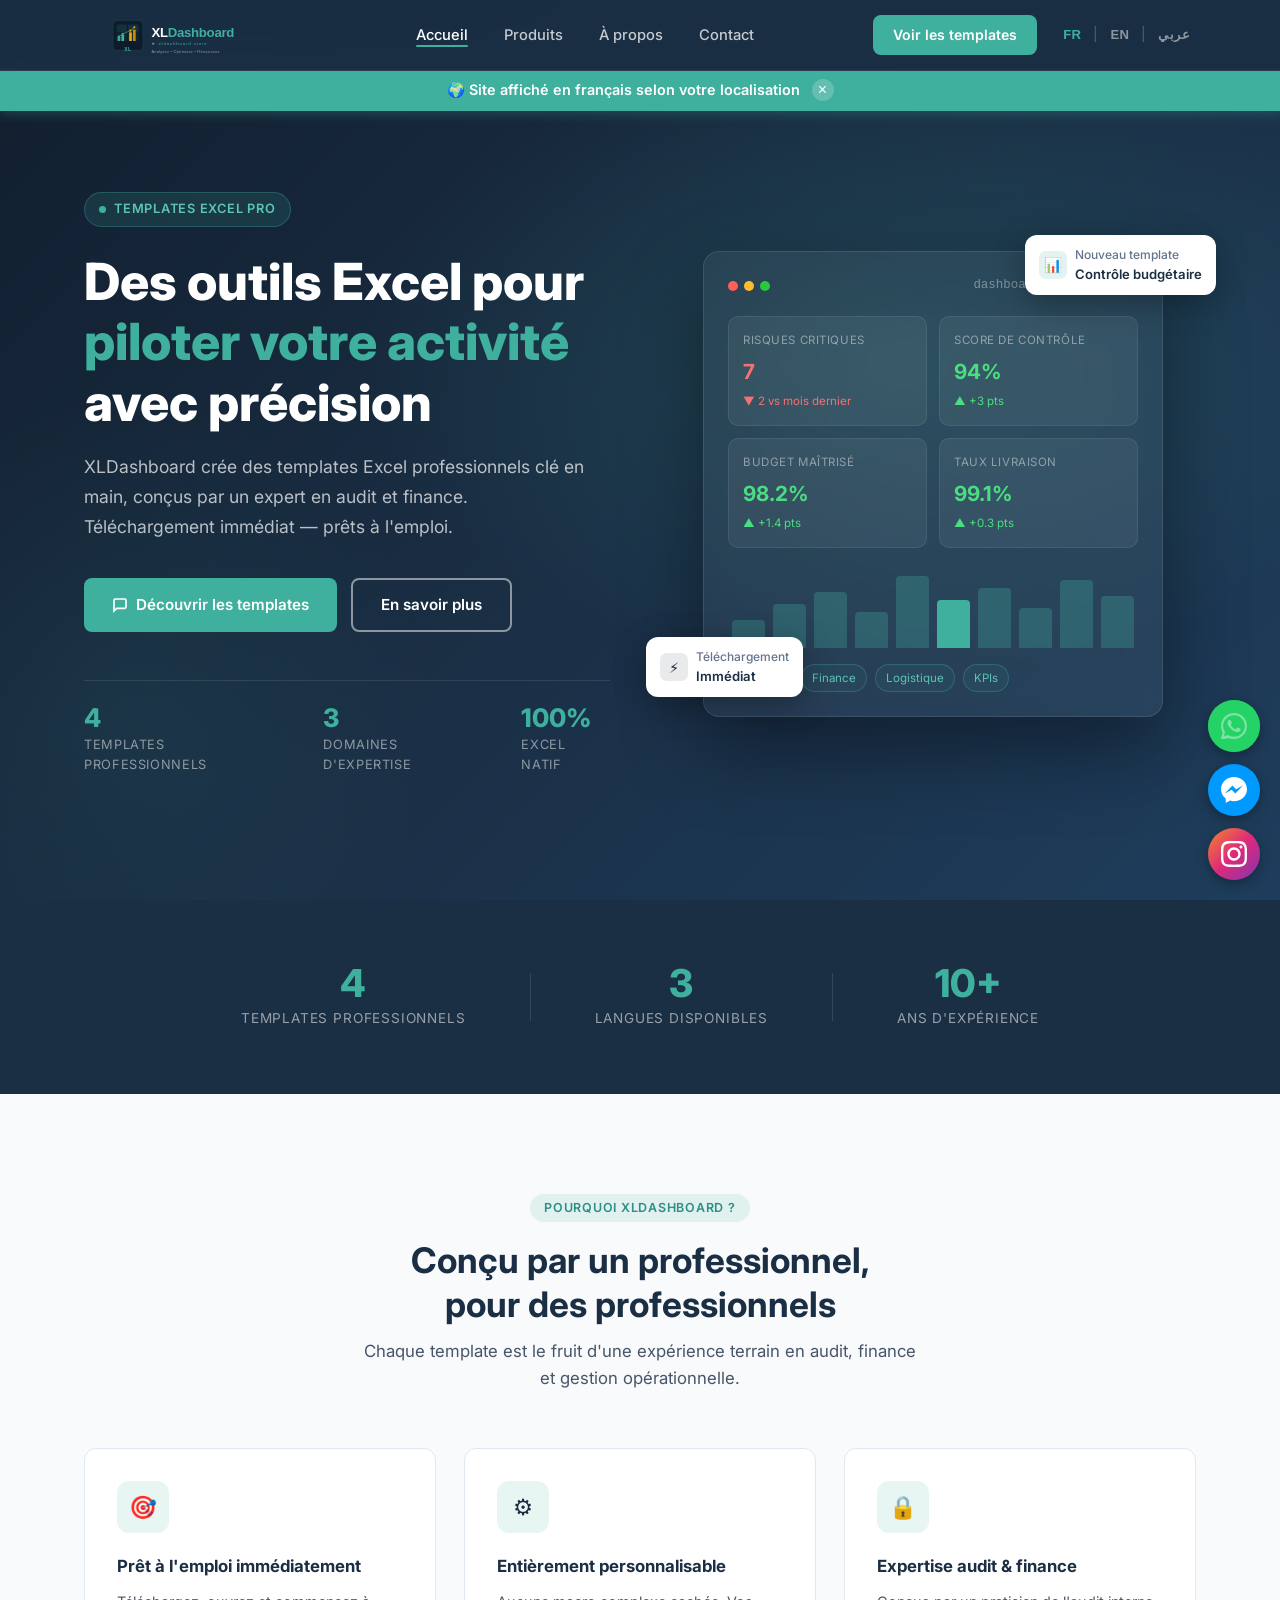
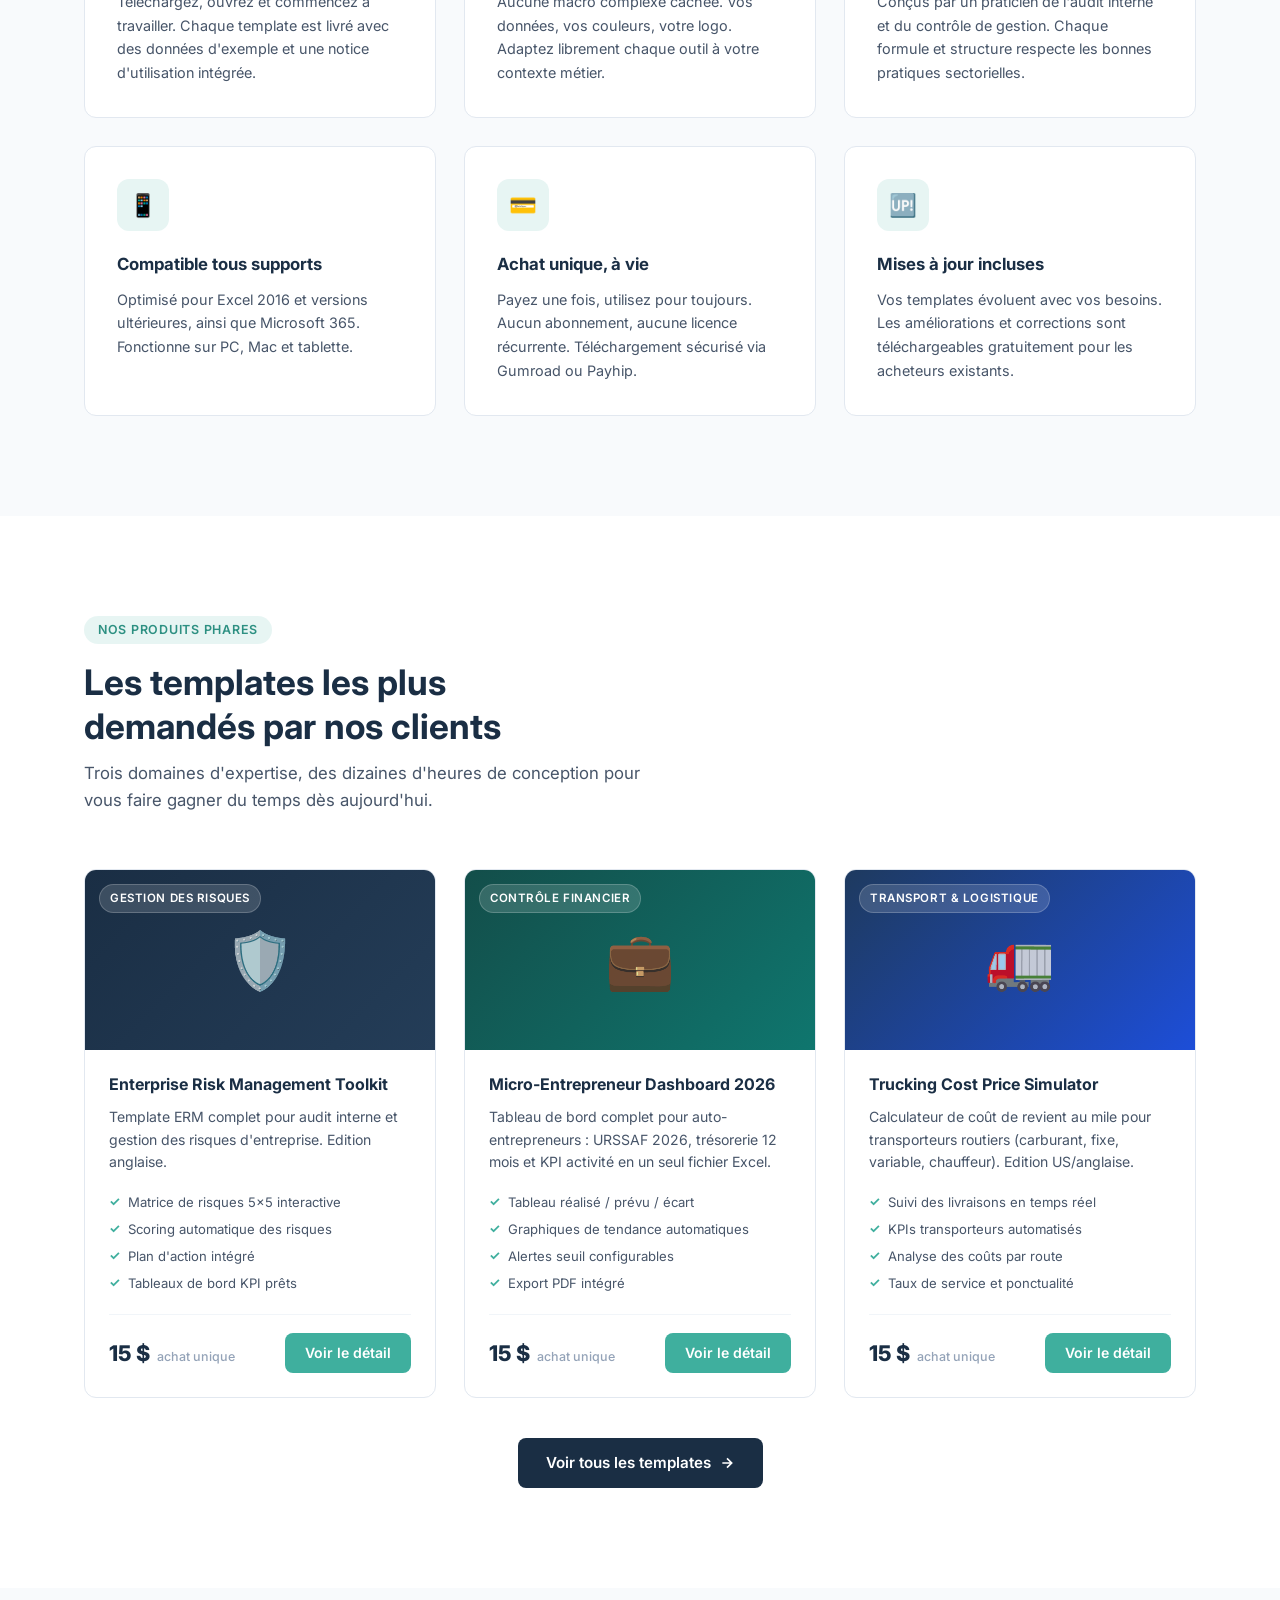
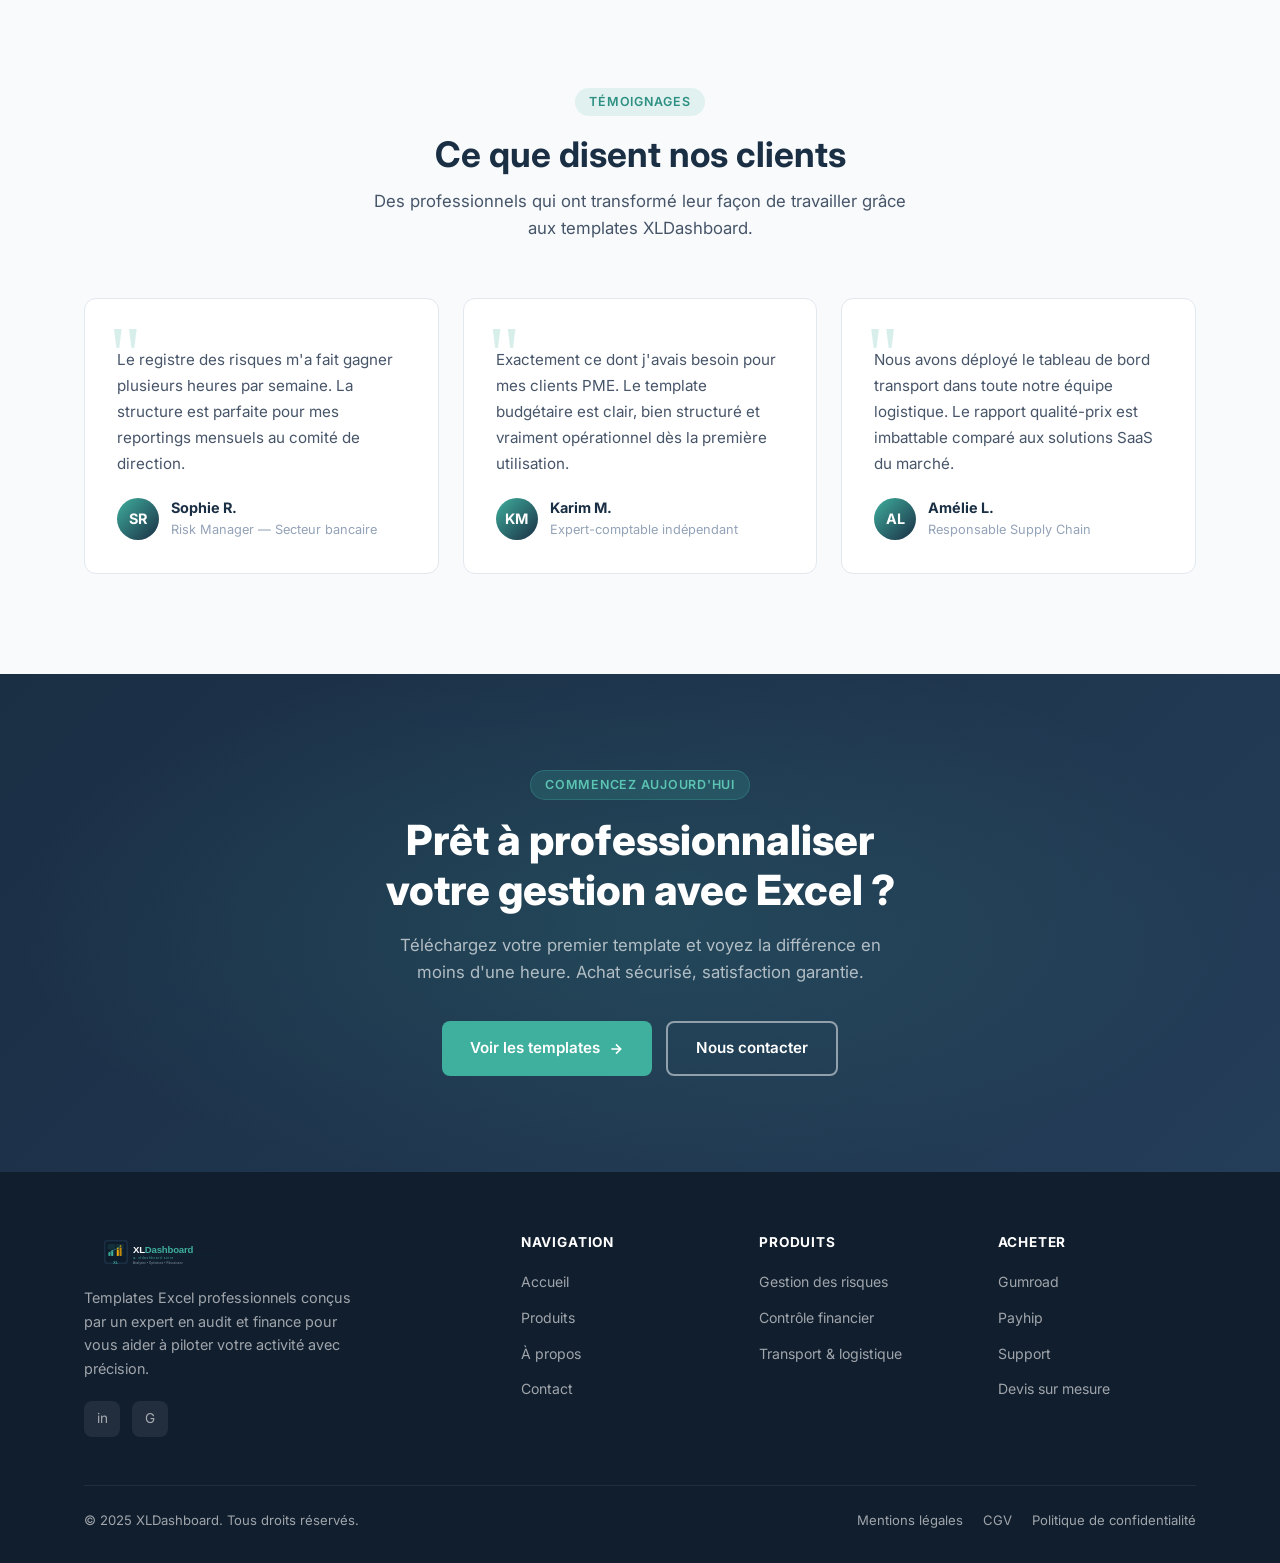
<file: index.html>
<!DOCTYPE html>
<html lang="fr" dir="ltr">
<head>
  <meta charset="UTF-8" />
  <link rel="icon" href="favicon.svg" type="image/svg+xml">

  <meta name="viewport" content="width=device-width, initial-scale=1.0" />
  <title>Templates Excel Pro : Audit, Finance & Logistique | XLDashboard</title>
  <!-- SEO -->
  <link rel="canonical" href="https://xldashboard.store/" />
  <meta name="description" content="XLDashboard propose des templates Excel professionnels pour l'audit, la finance et la logistique. Téléchargement immédiat, 15$, conçus par un expert." />
  <!-- Open Graph -->
  <meta property="og:type" content="website" />
  <meta property="og:site_name" content="XLDashboard" />
  <meta property="og:locale" content="fr_FR" />
  <meta property="og:title" content="Templates Excel Pro : Audit, Finance & Logistique | XLDashboard" />
  <meta property="og:description" content="XLDashboard propose des templates Excel professionnels pour l'audit, la finance et la logistique. Téléchargement immédiat, 15$, conçus par un expert." />
  <meta property="og:url" content="https://xldashboard.store/" />
  <meta property="og:image" content="https://xldashboard.store/assets/og-image.png" />
  <meta property="og:image:width" content="1200" />
  <meta property="og:image:height" content="630" />
  <!-- Twitter Card -->
  <meta name="twitter:card" content="summary_large_image" />
  <meta name="twitter:title" content="Templates Excel Pro : Audit, Finance & Logistique | XLDashboard" />
  <meta name="twitter:description" content="XLDashboard propose des templates Excel professionnels pour l'audit, la finance et la logistique. Téléchargement immédiat, 15$, conçus par un expert." />
  <meta name="twitter:image" content="https://xldashboard.store/assets/og-image.png" />
  <link rel="preconnect" href="https://fonts.googleapis.com" />
  <link rel="preconnect" href="https://fonts.gstatic.com" crossorigin />
  <link href="https://fonts.googleapis.com/css2?family=Inter:wght@400;500;600;700;800&display=swap" rel="stylesheet" />
  <link rel="stylesheet" href="css/style.css" />
<script type="application/ld+json">
{
  "@context": "https://schema.org",
  "@type": "Organization",
  "name": "XLDashboard",
  "url": "https://xldashboard.store",
  "email": "xldashboard@outlook.fr",
  "logo": "https://xldashboard.store/assets/og-image.png",
  "founder": {
    "@type": "Person",
    "name": "Le Fondateur",
    "jobTitle": "Expert Audit & Finance",
    "sameAs": "https://www.linkedin.com/in/mourad-f-18089923/"
  },
  "sameAs": [
    "https://flissidigital.gumroad.com/",
    "https://payhip.com/FlissiDigital",
    "https://www.linkedin.com/in/mourad-f-18089923/"
  ]
}
</script>
</head>
<body data-page="index">

<!-- ===== NAVBAR ===== -->
<nav class="navbar">
  <div class="container">
    <div class="nav-inner">
      <a href="index.html" class="navbar-logo">
<svg width="220" height="55" viewBox="0 0 680 200" role="img">
<title>Logo XLDashboard</title>
<rect x="40" y="40" width="120" height="120" rx="16" fill="#1A2E44"/>
<rect x="48" y="48" width="104" height="104" rx="12" fill="#0D1B2A"/>
<rect x="58" y="60" width="38" height="28" rx="3" fill="#3FAF9E" opacity="0.15"/>
<rect x="100" y="60" width="38" height="28" rx="3" fill="#3FAF9E" opacity="0.15"/>
<rect x="58" y="92" width="38" height="28" rx="3" fill="#3FAF9E" opacity="0.08"/>
<rect x="100" y="92" width="38" height="28" rx="3" fill="#3FAF9E" opacity="0.08"/>
<rect x="62" y="104" width="10" height="16" rx="2" fill="#3FAF9E" opacity="0.9"/>
<rect x="76" y="96" width="10" height="24" rx="2" fill="#3FAF9E"/>
<rect x="104" y="88" width="10" height="32" rx="2" fill="#F0A500"/>
<rect x="118" y="78" width="10" height="42" rx="2" fill="#F0A500" opacity="0.8"/>
<polyline points="67,104 81,94 109,82 123,70" fill="none" stroke="#3FAF9E" stroke-width="2.5" stroke-linecap="round" stroke-linejoin="round"/>
<circle cx="67" cy="104" r="4" fill="#3FAF9E"/>
<circle cx="81" cy="94" r="4" fill="#3FAF9E"/>
<circle cx="109" cy="82" r="4" fill="#F0A500"/>
<circle cx="123" cy="70" r="4" fill="#F0A500"/>
<text x="100" y="158" text-anchor="middle" font-family="Arial Black, sans-serif" font-size="18" font-weight="900" fill="#3FAF9E" letter-spacing="2">XL</text>
<text x="185" y="105" font-family="Arial, sans-serif" font-size="48" font-weight="900" fill="#FFFFFF" letter-spacing="-1">XL<tspan fill="#3FAF9E">Dashboard</tspan></text>
<text x="185" y="135" font-family="Arial, sans-serif" font-size="16" font-weight="400" fill="#3FAF9E" letter-spacing="3">&#9658; xldashboard.store</text>
<text x="185" y="162" font-family="Arial, sans-serif" font-size="14" font-weight="400" fill="#8899AA" letter-spacing="1">Analysez &#8226; Optimisez &#8226; R&#233;ussissez</text>
<line x1="185" y1="115" x2="620" y2="115" stroke="#3FAF9E" stroke-width="0.5" opacity="0.3"/>
</svg>
</a>

      <ul class="nav-links">
        <li><a href="index.html" data-i18n="nav.home">Accueil</a></li>
        <li><a href="products.html" data-i18n="nav.products">Produits</a></li>
        <li><a href="about.html" data-i18n="nav.about">À propos</a></li>
        <li><a href="contact.html" data-i18n="nav.contact">Contact</a></li>
      </ul>

      <div style="display:flex;align-items:center;gap:8px">
        <a href="products.html" class="btn btn-primary btn-sm nav-cta" data-i18n="nav.cta">Voir les templates</a>
        <div class="lang-switcher">
          <button class="lang-btn active" data-lang="fr">FR</button>
          <span class="lang-sep">|</span>
          <button class="lang-btn" data-lang="en">EN</button>
          <span class="lang-sep">|</span>
          <button class="lang-btn" data-lang="ar">عربي</button>
        </div>
      </div>

      <button class="hamburger" aria-label="Menu" aria-expanded="false">
        <span></span><span></span><span></span>
      </button>
    </div>

    <div class="mobile-menu">
      <a href="index.html" data-i18n="nav.home">Accueil</a>
      <a href="products.html" data-i18n="nav.products">Produits</a>
      <a href="about.html" data-i18n="nav.about">À propos</a>
      <a href="contact.html" data-i18n="nav.contact">Contact</a>
      <div class="lang-switcher" style="padding:8px 0">
        <button class="lang-btn active" data-lang="fr">FR</button>
        <span class="lang-sep">|</span>
        <button class="lang-btn" data-lang="en">EN</button>
        <span class="lang-sep">|</span>
        <button class="lang-btn" data-lang="ar">عربي</button>
      </div>
    </div>
  </div>
</nav>

<!-- LANGUAGE BANNER -->
<div id="lang-banner" class="lang-banner" style="display:none">
  <span id="lang-banner-text"></span>
  <button id="lang-banner-close" class="lang-banner-close">×</button>
</div>

<!-- ===== HERO ===== -->
<section class="hero">
  <div class="container">
    <div class="hero-grid">

      <div class="hero-content">
        <div class="hero-eyebrow" data-i18n="hero.eyebrow">Templates Excel Pro</div>

        <h1 class="hero-title" data-i18n-html="hero.title">
          Des outils Excel pour<br>
          <span class="highlight">piloter votre activité</span><br>
          avec précision
        </h1>

        <p class="hero-description" data-i18n="hero.desc">
          XLDashboard crée des templates Excel professionnels clé en main, conçus par un expert en audit et finance. Téléchargement immédiat — prêts à l'emploi.
        </p>

        <div class="hero-actions">
          <a href="products.html" class="btn btn-primary">
            <svg width="16" height="16" viewBox="0 0 24 24" fill="none" stroke="currentColor" stroke-width="2.5"><path d="M21 15a2 2 0 0 1-2 2H7l-4 4V5a2 2 0 0 1 2-2h14a2 2 0 0 1 2 2z"/></svg>
            <span data-i18n="hero.btn1">Découvrir les templates</span>
          </a>
          <a href="about.html" class="btn btn-outline" data-i18n="hero.btn2">En savoir plus</a>
        </div>

        <div class="hero-stats">
          <div class="stat-item">
            <div class="stat-number">4</div>
            <div class="stat-label" data-i18n="hero.stat1">Templates disponibles</div>
          </div>
          <div class="stat-item">
            <div class="stat-number">3</div>
            <div class="stat-label" data-i18n="hero.stat2">Domaines d'expertise</div>
          </div>
          <div class="stat-item">
            <div class="stat-number">100%</div>
            <div class="stat-label" data-i18n="hero.stat3">Excel natif</div>
          </div>
        </div>
      </div>

      <div class="hero-visual">
        <div class="dashboard-mockup">
          <div class="mockup-header">
            <div class="mockup-dots"><span></span><span></span><span></span></div>
            <div class="mockup-title-bar">dashboard_risques.xlsx</div>
          </div>

          <div class="mockup-kpis">
            <div class="kpi-card">
              <div class="kpi-label" data-i18n="kpi.risks">Risques critiques</div>
              <div class="kpi-value down">7</div>
              <div class="kpi-trend down" data-i18n="kpi.trend1">▼ 2 vs mois dernier</div>
            </div>
            <div class="kpi-card">
              <div class="kpi-label" data-i18n="kpi.control">Score de contrôle</div>
              <div class="kpi-value up">94%</div>
              <div class="kpi-trend up" data-i18n="kpi.trend2">▲ +3 pts</div>
            </div>
            <div class="kpi-card">
              <div class="kpi-label" data-i18n="kpi.budget">Budget maîtrisé</div>
              <div class="kpi-value up">98.2%</div>
              <div class="kpi-trend up" data-i18n="kpi.trend3">▲ +1.4 pts</div>
            </div>
            <div class="kpi-card">
              <div class="kpi-label" data-i18n="kpi.delivery">Taux livraison</div>
              <div class="kpi-value up">99.1%</div>
              <div class="kpi-trend up" data-i18n="kpi.trend4">▲ +0.3 pts</div>
            </div>
          </div>

          <div class="mockup-bars">
            <div class="bar"></div><div class="bar"></div><div class="bar"></div>
            <div class="bar active"></div><div class="bar"></div><div class="bar"></div>
            <div class="bar"></div><div class="bar"></div><div class="bar"></div><div class="bar"></div>
          </div>

          <div class="mockup-tags">
            <span class="tag">Risques</span>
            <span class="tag">Finance</span>
            <span class="tag">Logistique</span>
            <span class="tag">KPIs</span>
          </div>
        </div>

        <div class="float-badge badge-1">
          <div class="badge-icon">📊</div>
          <div>
            <div style="font-size:.75rem;color:#64748b;font-weight:500" data-i18n="badge1.sub">Nouveau template</div>
            <div data-i18n="badge1.main">Contrôle budgétaire</div>
          </div>
        </div>

        <div class="float-badge badge-2">
          <div class="badge-icon">⚡</div>
          <div>
            <div style="font-size:.75rem;color:#64748b;font-weight:500" data-i18n="badge2.sub">Téléchargement</div>
            <div data-i18n="badge2.main">Immédiat</div>
          </div>
        </div>
      </div>

    </div>
  </div>
</section>

<!-- ===== TRUST BAND ===== -->
<div class="trust-section">
  <div class="container">
    <div class="trust-inner">
      <div class="trust-item">
        <div class="trust-number">4</div>
        <div class="trust-label" data-i18n="trust.1">Templates disponibles</div>
      </div>
      <div class="trust-divider"></div>
      <div class="trust-item">
        <div class="trust-number">3</div>
        <div class="trust-label" data-i18n="trust.2">Domaines couverts</div>
      </div>
      <div class="trust-divider"></div>
      <div class="trust-item">
        <div class="trust-number">10+</div>
        <div class="trust-label" data-i18n="trust.3">Ans d'expérience</div>
      </div>

    </div>
  </div>
</div>

<!-- ===== FEATURES ===== -->
<section class="section section-alt">
  <div class="container">
    <div class="section-header centered">
      <span class="badge" data-i18n="feat.badge">Pourquoi XLDashboard ?</span>
      <h2 class="section-title" data-i18n-html="feat.title">Conçu par un professionnel,<br>pour des professionnels</h2>
      <p class="section-subtitle" data-i18n="feat.subtitle">Chaque template est le fruit d'une expérience terrain en audit, finance et gestion opérationnelle.</p>
    </div>

    <div class="features-grid">
      <div class="feature-card">
        <div class="feature-icon">🎯</div>
        <div class="feature-title" data-i18n="feat.1.title">Prêt à l'emploi immédiatement</div>
        <p class="feature-desc" data-i18n="feat.1.desc">Téléchargez, ouvrez et commencez à travailler. Chaque template est livré avec des données d'exemple et une notice d'utilisation intégrée.</p>
      </div>
      <div class="feature-card">
        <div class="feature-icon">⚙️</div>
        <div class="feature-title" data-i18n="feat.2.title">Entièrement personnalisable</div>
        <p class="feature-desc" data-i18n="feat.2.desc">Aucune macro complexe cachée. Vos données, vos couleurs, votre logo. Adaptez librement chaque outil à votre contexte métier.</p>
      </div>
      <div class="feature-card">
        <div class="feature-icon">🔒</div>
        <div class="feature-title" data-i18n="feat.3.title">Expertise audit & finance</div>
        <p class="feature-desc" data-i18n="feat.3.desc">Conçus par un praticien de l'audit interne et du contrôle de gestion. Chaque formule et structure respecte les bonnes pratiques sectorielles.</p>
      </div>
      <div class="feature-card">
        <div class="feature-icon">📱</div>
        <div class="feature-title" data-i18n="feat.4.title">Compatible tous supports</div>
        <p class="feature-desc" data-i18n="feat.4.desc">Optimisé pour Excel 2016 et versions ultérieures, ainsi que Microsoft 365. Fonctionne sur PC, Mac et tablette.</p>
      </div>
      <div class="feature-card">
        <div class="feature-icon">💳</div>
        <div class="feature-title" data-i18n="feat.5.title">Achat unique, à vie</div>
        <p class="feature-desc" data-i18n="feat.5.desc">Payez une fois, utilisez pour toujours. Aucun abonnement, aucune licence récurrente. Téléchargement sécurisé via Gumroad ou Payhip.</p>
      </div>
      <div class="feature-card">
        <div class="feature-icon">🆙</div>
        <div class="feature-title" data-i18n="feat.6.title">Mises à jour incluses</div>
        <p class="feature-desc" data-i18n="feat.6.desc">Vos templates évoluent avec vos besoins. Les améliorations et corrections sont téléchargeables gratuitement pour les acheteurs existants.</p>
      </div>
    </div>
  </div>
</section>

<!-- ===== PRODUITS PHARES ===== -->
<section class="section">
  <div class="container">
    <div class="section-header">
      <span class="badge" data-i18n="prod.badge">Nos produits phares</span>
      <h2 class="section-title" data-i18n-html="prod.title">Les templates les plus<br>demandés par nos clients</h2>
      <p class="section-subtitle" data-i18n="prod.subtitle">Trois domaines d'expertise, des dizaines d'heures de conception pour vous faire gagner du temps dès aujourd'hui.</p>
    </div>

    <!-- TODO: remplacer les témoignages ci-dessous par des avis réels vérifiables (nom + poste + LinkedIn) -->

    <div class="products-grid">
      <!-- Produit 1 — ERM Toolkit -->
      <div class="product-card">
        <div class="product-thumb risk">
          <span class="product-thumb-icon">🛡️</span>
          <span class="product-category" data-i18n="prod.cat.risk">Gestion des risques</span>
        </div>
        <div class="product-body">
          <h3 class="product-title" data-i18n="prod.1.title">Enterprise Risk Management Toolkit</h3>
          <p class="product-desc" data-i18n="prod.1.desc">Template ERM complet pour audit interne et gestion des risques d'entreprise. Edition anglaise.</p>
          <ul class="product-features">
            <li class="product-feature" data-i18n="prod.1.f1">Registre dynamique des risques (5×5)</li>
            <li class="product-feature" data-i18n="prod.1.f2">Score automatique probabilité × impact</li>
            <li class="product-feature" data-i18n="prod.1.f3">Plan de traitement des risques intégré</li>
            <li class="product-feature" data-i18n="prod.1.f4">Dashboard KPI risques automatisé</li>
          </ul>
          <div class="product-footer">
            <div class="product-price">15 $ <span data-i18n="prod.price.once">achat unique</span></div>
            <a href="https://flissidigital.gumroad.com/l/enterprise-risk-management-dashboard"
               class="btn btn-primary btn-sm" target="_blank" rel="noopener" data-i18n="prod.btn.detail">Acheter</a>
          </div>
        </div>
      </div>

      <!-- Produit 2 — Micro-Entrepreneur Dashboard -->
      <div class="product-card">
        <div class="product-thumb finance">
          <span class="product-thumb-icon">💼</span>
          <span class="product-category" data-i18n="prod.cat.fin">Contrôle financier</span>
        </div>
        <div class="product-body">
          <h3 class="product-title" data-i18n="prod.2.title">Micro-Entrepreneur Dashboard 2026</h3>
          <p class="product-desc" data-i18n="prod.2.desc">Tableau de bord complet pour auto-entrepreneurs : URSSAF 2026, trésorerie 12 mois et KPI activité en un seul fichier Excel.</p>
          <ul class="product-features">
            <li class="product-feature" data-i18n="prod.2.f1">Simulation URSSAF par régime 2026</li>
            <li class="product-feature" data-i18n="prod.2.f2">Trésorerie prévisionnelle 12 mois</li>
            <li class="product-feature" data-i18n="prod.2.f3">Suivi CA mensuel vs objectif</li>
            <li class="product-feature" data-i18n="prod.2.f4">Alertes seuil franchise TVA</li>
          </ul>
          <div class="product-footer">
            <div class="product-price">15 $ <span data-i18n="prod.price.once">achat unique</span></div>
            <a href="https://flissidigital.gumroad.com/l/tableau-de-bord-auto-entrepreneur"
               class="btn btn-primary btn-sm" target="_blank" rel="noopener" data-i18n="prod.btn.detail">Acheter</a>
          </div>
        </div>
      </div>

      <!-- Produit 3 — Trucking Cost Simulator -->
      <div class="product-card">
        <div class="product-thumb logistics">
          <span class="product-thumb-icon">🚛</span>
          <span class="product-category" data-i18n="prod.cat.log">Transport & Logistique</span>
        </div>
        <div class="product-body">
          <h3 class="product-title" data-i18n="prod.3.title">Trucking Cost Price Simulator</h3>
          <p class="product-desc" data-i18n="prod.3.desc">Calculateur de coût de revient au mile pour transporteurs routiers (carburant, fixe, variable, chauffeur). Edition US/anglaise.</p>
          <ul class="product-features">
            <li class="product-feature" data-i18n="prod.3.f1">Coût par mile / km détaillé</li>
            <li class="product-feature" data-i18n="prod.3.f2">Décomposition carburant, fixes, variables</li>
            <li class="product-feature" data-i18n="prod.3.f3">Comparaison devis vs coût réel</li>
            <li class="product-feature" data-i18n="prod.3.f4">Seuil de rentabilité par trajet</li>
          </ul>
          <div class="product-footer">
            <div class="product-price">15 $ <span data-i18n="prod.price.once">achat unique</span></div>
            <a href="https://flissidigital.gumroad.com/l/trucking-cost-per-mile-calculator"
               class="btn btn-primary btn-sm" target="_blank" rel="noopener" data-i18n="prod.btn.detail">Acheter</a>
          </div>
        </div>
      </div>
    </div>

    <div style="text-align:center;margin-top:40px">
      <a href="products.html" class="btn btn-navy">
        <span data-i18n="prod.btn.all">Voir tous les templates</span>
        <svg width="16" height="16" viewBox="0 0 24 24" fill="none" stroke="currentColor" stroke-width="2.5"><path d="M5 12h14M12 5l7 7-7 7"/></svg>
      </a>
    </div>
  </div>
</section>

<!-- ===== TESTIMONIALS ===== -->
<section class="section section-alt">
  <div class="container">
    <div class="section-header centered">
      <span class="badge" data-i18n="testi.badge">Témoignages</span>
      <h2 class="section-title" data-i18n="testi.title">Ce que disent nos clients</h2>
      <p class="section-subtitle" data-i18n="testi.subtitle">Des professionnels qui ont transformé leur façon de travailler grâce aux templates XLDashboard.</p>
    </div>

    <div class="testimonials-grid">
      <div class="testimonial-card">
        <p class="testimonial-text" data-i18n="testi.1.text">Le registre des risques m'a fait gagner plusieurs heures par semaine. La structure est parfaite pour mes reportings mensuels au comité de direction.</p>
        <div class="testimonial-author">
          <div class="author-avatar">SR</div>
          <div>
            <div class="author-name">Sophie R.</div>
            <div class="author-role" data-i18n="testi.1.role">Risk Manager — Secteur bancaire</div>
          </div>
        </div>
      </div>
      <div class="testimonial-card">
        <p class="testimonial-text" data-i18n="testi.2.text">Exactement ce dont j'avais besoin pour mes clients PME. Le template budgétaire est clair, bien structuré et vraiment opérationnel dès la première utilisation.</p>
        <div class="testimonial-author">
          <div class="author-avatar">KM</div>
          <div>
            <div class="author-name">Karim M.</div>
            <div class="author-role" data-i18n="testi.2.role">Expert-comptable indépendant</div>
          </div>
        </div>
      </div>
      <div class="testimonial-card">
        <p class="testimonial-text" data-i18n="testi.3.text">Nous avons déployé le tableau de bord transport dans toute notre équipe logistique. Le rapport qualité-prix est imbattable comparé aux solutions SaaS du marché.</p>
        <div class="testimonial-author">
          <div class="author-avatar">AL</div>
          <div>
            <div class="author-name">Amélie L.</div>
            <div class="author-role" data-i18n="testi.3.role">Responsable Supply Chain</div>
          </div>
        </div>
      </div>
    </div>
  </div>
</section>

<!-- ===== CTA ===== -->
<section class="cta-section">
  <div class="container">
    <span class="badge" style="background:rgba(63,175,158,.2);color:#5cc4b3;border:1px solid rgba(63,175,158,.3)" data-i18n="cta.badge">Commencez aujourd'hui</span>
    <h2 class="cta-title" data-i18n-html="cta.title">Prêt à professionnaliser<br>votre gestion avec Excel ?</h2>
    <p class="cta-desc" data-i18n="cta.desc">Téléchargez votre premier template et voyez la différence en moins d'une heure. Achat sécurisé, satisfaction garantie.</p>
    <div class="cta-actions">
      <a href="products.html" class="btn btn-primary">
        <span data-i18n="cta.btn1">Voir les templates</span>
        <svg width="16" height="16" viewBox="0 0 24 24" fill="none" stroke="currentColor" stroke-width="2.5"><path d="M5 12h14M12 5l7 7-7 7"/></svg>
      </a>
      <a href="contact.html" class="btn btn-outline" data-i18n="cta.btn2">Nous contacter</a>
    </div>
  </div>
</section>

<!-- ===== FOOTER ===== -->
<footer class="footer">
  <div class="container">
    <div class="footer-grid">
      <div class="footer-brand">
        <a href="index.html" class="navbar-logo">
<svg width="220" height="55" viewBox="0 0 680 200" role="img" style="height:40px;width:auto;">
<title>Logo XLDashboard</title>
<rect x="40" y="40" width="120" height="120" rx="16" fill="#1A2E44"/>
<rect x="48" y="48" width="104" height="104" rx="12" fill="#0D1B2A"/>
<rect x="58" y="60" width="38" height="28" rx="3" fill="#3FAF9E" opacity="0.15"/>
<rect x="100" y="60" width="38" height="28" rx="3" fill="#3FAF9E" opacity="0.15"/>
<rect x="58" y="92" width="38" height="28" rx="3" fill="#3FAF9E" opacity="0.08"/>
<rect x="100" y="92" width="38" height="28" rx="3" fill="#3FAF9E" opacity="0.08"/>
<rect x="62" y="104" width="10" height="16" rx="2" fill="#3FAF9E" opacity="0.9"/>
<rect x="76" y="96" width="10" height="24" rx="2" fill="#3FAF9E"/>
<rect x="104" y="88" width="10" height="32" rx="2" fill="#F0A500"/>
<rect x="118" y="78" width="10" height="42" rx="2" fill="#F0A500" opacity="0.8"/>
<polyline points="67,104 81,94 109,82 123,70" fill="none" stroke="#3FAF9E" stroke-width="2.5" stroke-linecap="round" stroke-linejoin="round"/>
<circle cx="67" cy="104" r="4" fill="#3FAF9E"/>
<circle cx="81" cy="94" r="4" fill="#3FAF9E"/>
<circle cx="109" cy="82" r="4" fill="#F0A500"/>
<circle cx="123" cy="70" r="4" fill="#F0A500"/>
<text x="100" y="158" text-anchor="middle" font-family="Arial Black, sans-serif" font-size="18" font-weight="900" fill="#3FAF9E" letter-spacing="2">XL</text>
<text x="185" y="105" font-family="Arial, sans-serif" font-size="48" font-weight="900" fill="#FFFFFF" letter-spacing="-1">XL<tspan fill="#3FAF9E">Dashboard</tspan></text>
<text x="185" y="135" font-family="Arial, sans-serif" font-size="16" font-weight="400" fill="#3FAF9E" letter-spacing="3">&#9658; xldashboard.store</text>
<text x="185" y="162" font-family="Arial, sans-serif" font-size="14" font-weight="400" fill="#8899AA" letter-spacing="1">Analysez &#8226; Optimisez &#8226; R&#233;ussissez</text>
<line x1="185" y1="115" x2="620" y2="115" stroke="#3FAF9E" stroke-width="0.5" opacity="0.3"/>
</svg>
</a>
        <p data-i18n="footer.desc">Templates Excel professionnels conçus par un expert en audit et finance pour vous aider à piloter votre activité avec précision.</p>
        <div class="footer-social">
          <a href="https://www.linkedin.com/in/mourad-f-18089923/" class="social-btn" aria-label="LinkedIn" target="_blank" rel="noopener">in</a>
          <a href="https://flissidigital.gumroad.com/" class="social-btn" aria-label="Gumroad" target="_blank" rel="noopener">G</a>
        </div>
      </div>
      <div>
        <div class="footer-title" data-i18n="footer.col.nav">Navigation</div>
        <ul class="footer-links">
          <li><a href="index.html" data-i18n="nav.home">Accueil</a></li>
          <li><a href="products.html" data-i18n="nav.products">Produits</a></li>
          <li><a href="about.html" data-i18n="nav.about">À propos</a></li>
          <li><a href="contact.html" data-i18n="nav.contact">Contact</a></li>
        </ul>
      </div>
      <div>
        <div class="footer-title" data-i18n="footer.col.prod">Produits</div>
        <ul class="footer-links">
          <li><a href="products.html#risk" data-i18n="footer.prod.risk">Gestion des risques</a></li>
          <li><a href="products.html#finance" data-i18n="footer.prod.fin">Contrôle financier</a></li>
          <li><a href="products.html#logistics" data-i18n="footer.prod.log">Transport & logistique</a></li>
        </ul>
      </div>
      <div>
        <div class="footer-title" data-i18n="footer.col.buy">Acheter</div>
        <ul class="footer-links">
          <li><a href="https://flissidigital.gumroad.com/" target="_blank" rel="noopener">Gumroad</a></li>
          <li><a href="https://payhip.com/FlissiDigital" target="_blank" rel="noopener">Payhip</a></li>
          <li><a href="contact.html" data-i18n="footer.support">Support</a></li>
          <li><a href="contact.html" data-i18n="footer.custom">Devis sur mesure</a></li>
        </ul>
      </div>
    </div>
    <div class="footer-bottom">
      <span data-i18n="footer.copy">© 2025 XLDashboard. Tous droits réservés.</span>
      <div style="display:flex;gap:20px">
        <a href="mentions-legales.html" data-i18n="footer.legal">Mentions légales</a>
        <a href="cgv.html" data-i18n="footer.cgv">CGV</a>
        <a href="politique-confidentialite.html" data-i18n="footer.privacy">Politique de confidentialité</a>
      </div>
    </div>
  </div>
</footer>

<script src="js/main.js"></script>
<script src="js/i18n.js"></script>

<!-- ===== FLOATING SOCIAL BUTTONS ===== -->
<div class="float-social">
  <a href="https://wa.me/213540226131?text=Bonjour%2C%20je%20suis%20int%C3%A9ress%C3%A9%20par%20vos%20templates%20Excel%20XLDashboard"
     class="float-btn float-whatsapp" target="_blank" rel="noopener" aria-label="WhatsApp">
    <svg xmlns="http://www.w3.org/2000/svg" viewBox="0 0 24 24" fill="white" width="26" height="26">
      <path d="M17.472 14.382c-.297-.149-1.758-.867-2.03-.967-.273-.099-.471-.148-.67.15-.197.297-.767.966-.94 1.164-.173.199-.347.223-.644.075-.297-.15-1.255-.463-2.39-1.475-.883-.788-1.48-1.761-1.653-2.059-.173-.297-.018-.458.13-.606.134-.133.298-.347.446-.52.149-.174.198-.298.298-.497.099-.198.05-.371-.025-.52-.075-.149-.669-1.612-.916-2.207-.242-.579-.487-.5-.669-.51-.173-.008-.371-.01-.57-.01-.198 0-.52.074-.792.372-.272.297-1.04 1.016-1.04 2.479 0 1.462 1.065 2.875 1.213 3.074.149.198 2.096 3.2 5.077 4.487.709.306 1.262.489 1.694.625.712.227 1.36.195 1.871.118.571-.085 1.758-.719 2.006-1.413.248-.694.248-1.289.173-1.413-.074-.124-.272-.198-.57-.347z"/>
      <path d="M12 0C5.373 0 0 5.373 0 12c0 2.123.555 4.116 1.528 5.847L.057 23.57a.75.75 0 0 0 .906.919l5.857-1.435A11.943 11.943 0 0 0 12 24c6.627 0 12-5.373 12-12S18.627 0 12 0zm0 22a9.943 9.943 0 0 1-5.073-1.384l-.363-.214-3.763.923.967-3.665-.236-.376A9.946 9.946 0 0 1 2 12C2 6.477 6.477 2 12 2s10 4.477 10 10-4.477 10-10 10z"/>
    </svg>
    <span class="float-pulse"></span>
  </a>
  <a href="https://m.me/xldashboard"
     class="float-btn float-messenger" target="_blank" rel="noopener" aria-label="Messenger">
    <svg xmlns="http://www.w3.org/2000/svg" viewBox="0 0 24 24" fill="white" width="26" height="26">
      <path d="M12 0C5.373 0 0 5.04 0 11.255c0 3.457 1.7 6.542 4.373 8.582V24l3.981-2.193a13.08 13.08 0 0 0 3.646.514C18.627 22.321 24 17.47 24 11.255 24 5.04 18.627 0 12 0zm1.22 15.144L9.9 11.667 3.52 15.144 10.506 7.8l3.368 3.477 6.327-3.477-6.981 7.344z"/>
    </svg>
  </a>
  <a href="https://instagram.com/xldashboard"
     class="float-btn float-instagram" target="_blank" rel="noopener" aria-label="Instagram">
    <svg xmlns="http://www.w3.org/2000/svg" viewBox="0 0 24 24" fill="white" width="26" height="26">
      <path d="M12 2.163c3.204 0 3.584.012 4.85.07 3.252.148 4.771 1.691 4.919 4.919.058 1.265.069 1.645.069 4.849 0 3.205-.012 3.584-.069 4.849-.149 3.225-1.664 4.771-4.919 4.919-1.266.058-1.644.07-4.85.07-3.204 0-3.584-.012-4.849-.07-3.26-.149-4.771-1.699-4.919-4.92-.058-1.265-.07-1.644-.07-4.849 0-3.204.013-3.583.07-4.849.149-3.227 1.664-4.771 4.919-4.919 1.266-.057 1.645-.069 4.849-.069zm0-2.163c-3.259 0-3.667.014-4.947.072-4.358.2-6.78 2.618-6.98 6.98-.059 1.281-.073 1.689-.073 4.948 0 3.259.014 3.668.072 4.948.2 4.358 2.618 6.78 6.98 6.98 1.281.058 1.689.072 4.948.072 3.259 0 3.668-.014 4.948-.072 4.354-.2 6.782-2.618 6.979-6.98.059-1.28.073-1.689.073-4.948 0-3.259-.014-3.667-.072-4.947-.196-4.354-2.617-6.78-6.979-6.98-1.281-.059-1.69-.073-4.949-.073zm0 5.838c-3.403 0-6.162 2.759-6.162 6.162s2.759 6.163 6.162 6.163 6.162-2.759 6.162-6.163c0-3.403-2.759-6.162-6.162-6.162zm0 10.162c-2.209 0-4-1.79-4-4 0-2.209 1.791-4 4-4s4 1.791 4 4c0 2.21-1.791 4-4 4zm6.406-11.845c-.796 0-1.441.645-1.441 1.44s.645 1.44 1.441 1.44c.795 0 1.439-.645 1.439-1.44s-.644-1.44-1.439-1.44z"/>
    </svg>
  </a>
</div>
</body>
</html>
</file>
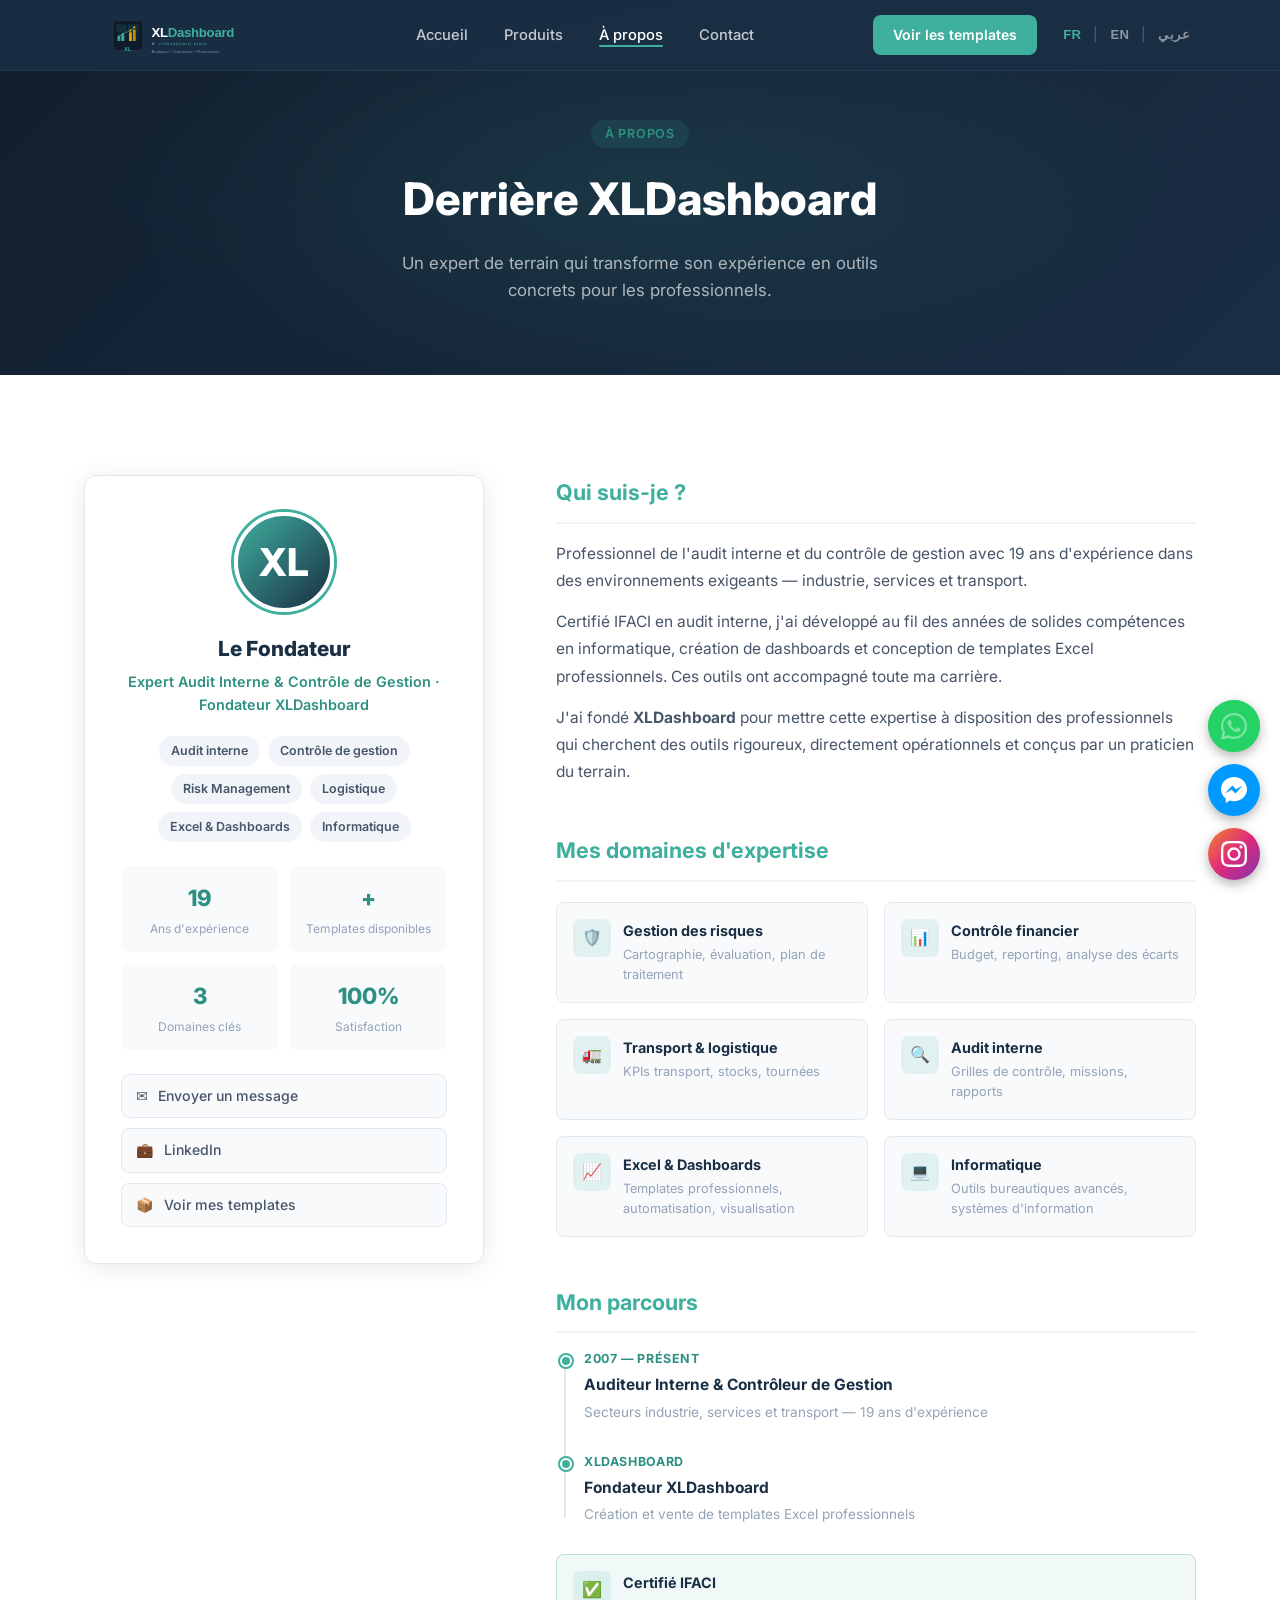
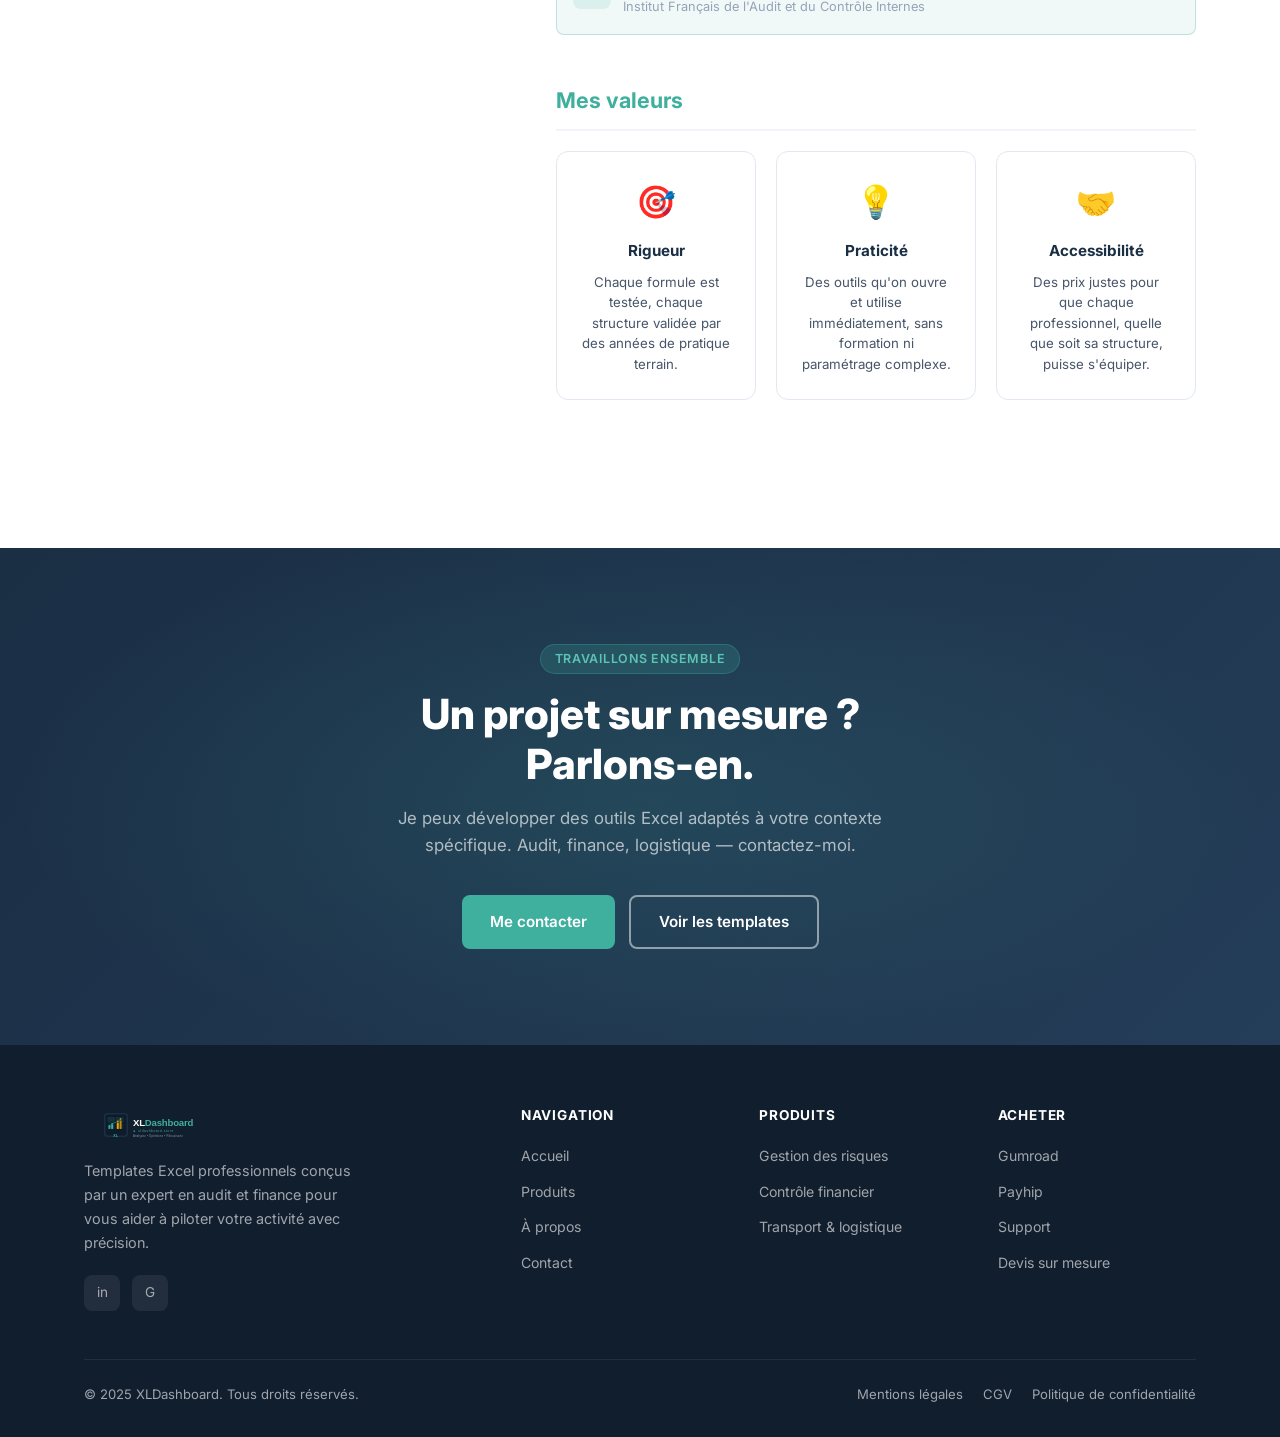
<file: about.html>
<!DOCTYPE html>
<html lang="fr" dir="ltr">
<head>
  <meta charset="UTF-8" />
  <link rel="icon" href="favicon.svg" type="image/svg+xml">

  <meta name="viewport" content="width=device-width, initial-scale=1.0" />
  <title>Le Fondateur — Expert Audit Interne &amp; Contrôle de Gestion | XLDashboard</title>
  <!-- SEO -->
  <link rel="canonical" href="https://xldashboard.store/about.html" />
  <meta name="description" content="Expert en audit interne et contrôle de gestion avec 19 ans d'expérience, certifié IFACI. Fondateur de XLDashboard — templates Excel professionnels." />
  <!-- Open Graph -->
  <meta property="og:type" content="website" />
  <meta property="og:site_name" content="XLDashboard" />
  <meta property="og:locale" content="fr_FR" />
  <meta property="og:title" content="Le Fondateur — Expert Audit Interne &amp; Contrôle de Gestion | XLDashboard" />
  <meta property="og:description" content="Expert en audit interne et contrôle de gestion avec 19 ans d'expérience, certifié IFACI. Fondateur de XLDashboard." />
  <meta property="og:url" content="https://xldashboard.store/about.html" />
  <meta property="og:image" content="https://xldashboard.store/assets/og-image.png" />
  <meta property="og:image:width" content="1200" />
  <meta property="og:image:height" content="630" />
  <!-- Twitter Card -->
  <meta name="twitter:card" content="summary_large_image" />
  <meta name="twitter:title" content="Le Fondateur — Expert Audit Interne &amp; Contrôle de Gestion | XLDashboard" />
  <meta name="twitter:description" content="Expert en audit interne et contrôle de gestion avec 19 ans d'expérience, certifié IFACI. Fondateur de XLDashboard." />
  <meta name="twitter:image" content="https://xldashboard.store/assets/og-image.png" />
  <link rel="preconnect" href="https://fonts.googleapis.com" />
  <link rel="preconnect" href="https://fonts.gstatic.com" crossorigin />
  <link href="https://fonts.googleapis.com/css2?family=Inter:wght@400;500;600;700;800&display=swap" rel="stylesheet" />
  <link rel="stylesheet" href="css/style.css" />
  <style>
    .page-hero { background: linear-gradient(135deg, var(--navy-dark) 0%, var(--navy) 100%); padding: 120px 0 72px; text-align: center; position: relative; overflow: hidden; }
    .page-hero::before { content: ''; position: absolute; inset: 0; background: radial-gradient(ellipse 60% 80% at 50% 50%, rgba(63,175,158,.12) 0%, transparent 70%); }
    .page-hero > * { position: relative; }
    .page-hero h1 { font-size: clamp(1.8rem, 4vw, 2.8rem); font-weight: 800; color: var(--white); margin-bottom: 14px; }
    .page-hero p { font-size: 1.05rem; color: rgba(255,255,255,.65); max-width: 540px; margin: 0 auto; }

    .about-grid { display: grid; grid-template-columns: 1fr 1.6fr; gap: 72px; align-items: start; }
    .profile-card { background: var(--white); border: 1px solid var(--gray-200); border-radius: var(--radius); padding: 36px; text-align: center; position: sticky; top: 90px; box-shadow: var(--shadow); }
    .profile-avatar { width: 100px; height: 100px; border-radius: 50%; background: linear-gradient(135deg, var(--emerald), var(--navy)); display: flex; align-items: center; justify-content: center; font-size: 2.4rem; font-weight: 800; color: var(--white); margin: 0 auto 20px; border: 4px solid var(--white); box-shadow: 0 0 0 3px var(--emerald); }
    .profile-name { font-size: 1.3rem; font-weight: 800; color: var(--navy); margin-bottom: 4px; }
    .profile-title { font-size: .9rem; color: var(--emerald-dark); font-weight: 600; margin-bottom: 20px; }
    .profile-tags { display: flex; flex-wrap: wrap; gap: 8px; justify-content: center; margin-bottom: 24px; }
    .profile-tag { background: var(--gray-100); color: var(--gray-600); font-size: .78rem; font-weight: 600; padding: 5px 12px; border-radius: 100px; }
    .profile-stats { display: grid; grid-template-columns: 1fr 1fr; gap: 12px; margin-bottom: 24px; }
    .profile-stat { background: var(--gray-50); border-radius: var(--radius-sm); padding: 14px 10px; text-align: center; }
    .profile-stat-num { font-size: 1.4rem; font-weight: 800; color: var(--emerald-dark); }
    .profile-stat-label { font-size: .75rem; color: var(--gray-400); margin-top: 3px; }
    .profile-contact-links { display: flex; flex-direction: column; gap: 10px; }
    .profile-contact-link { display: flex; align-items: center; gap: 10px; padding: 10px 14px; border-radius: var(--radius-sm); font-size: .88rem; font-weight: 500; color: var(--gray-600); background: var(--gray-50); transition: all var(--transition); border: 1px solid var(--gray-200); }
    .profile-contact-link:hover { background: rgba(63,175,158,.08); border-color: var(--emerald); color: var(--emerald-dark); }
    .bio-section { margin-bottom: 48px; }
    .bio-section h2 { font-size: 1.35rem; font-weight: 700; color: var(--navy); margin-bottom: 16px; padding-bottom: 12px; border-bottom: 2px solid var(--gray-100); }
    .bio-section h2 span { color: var(--emerald); }
    .bio-text { font-size: .97rem; color: var(--gray-600); line-height: 1.75; margin-bottom: 14px; }
    .expertise-grid { display: grid; grid-template-columns: 1fr 1fr; gap: 16px; margin-top: 20px; }
    .expertise-item { display: flex; align-items: flex-start; gap: 12px; padding: 16px; background: var(--gray-50); border-radius: var(--radius-sm); border: 1px solid var(--gray-200); }
    .expertise-icon { width: 38px; height: 38px; background: rgba(63,175,158,.12); border-radius: 8px; display: flex; align-items: center; justify-content: center; font-size: 1rem; flex-shrink: 0; }
    .expertise-name { font-size: .9rem; font-weight: 700; color: var(--navy); margin-bottom: 3px; }
    .expertise-desc { font-size: .8rem; color: var(--gray-400); }
    .timeline { position: relative; padding-left: 28px; }
    .timeline::before { content: ''; position: absolute; left: 8px; top: 8px; bottom: 8px; width: 2px; background: var(--gray-200); }
    .timeline-item { position: relative; margin-bottom: 28px; }
    .timeline-item::before { content: ''; position: absolute; left: -24px; top: 6px; width: 12px; height: 12px; border-radius: 50%; background: var(--emerald); border: 2px solid var(--white); box-shadow: 0 0 0 2px var(--emerald); }
    .timeline-date { font-size: .78rem; font-weight: 700; color: var(--emerald-dark); text-transform: uppercase; letter-spacing: .05em; margin-bottom: 4px; }
    .timeline-title { font-size: .97rem; font-weight: 700; color: var(--navy); margin-bottom: 4px; }
    .timeline-company { font-size: .85rem; color: var(--gray-400); }
    .values-grid { display: grid; grid-template-columns: repeat(3, 1fr); gap: 20px; margin-top: 20px; }
    .value-card { background: var(--white); border: 1px solid var(--gray-200); border-radius: var(--radius); padding: 24px; text-align: center; transition: all var(--transition); }
    .value-card:hover { border-color: var(--emerald); box-shadow: var(--shadow); transform: translateY(-3px); }
    .value-icon { font-size: 2rem; margin-bottom: 12px; }
    .value-title { font-size: .95rem; font-weight: 700; color: var(--navy); margin-bottom: 8px; }
    .value-desc { font-size: .83rem; color: var(--gray-600); line-height: 1.55; }

    @media (max-width: 900px) { .about-grid { grid-template-columns: 1fr; } .profile-card { position: static; } .expertise-grid { grid-template-columns: 1fr; } .values-grid { grid-template-columns: 1fr 1fr; } }
    @media (max-width: 580px) { .values-grid { grid-template-columns: 1fr; } }
  </style>
<script type="application/ld+json">
{
  "@context": "https://schema.org",
  "@type": "Organization",
  "name": "XLDashboard",
  "url": "https://xldashboard.store",
  "email": "xldashboard@outlook.fr",
  "logo": "https://xldashboard.store/assets/og-image.png",
  "sameAs": [
    "https://flissidigital.gumroad.com/",
    "https://payhip.com/FlissiDigital",
    "https://www.linkedin.com/in/mourad-f-18089923/"
  ]
}
</script>
<script type="application/ld+json">
{
  "@context": "https://schema.org",
  "@type": "BreadcrumbList",
  "itemListElement": [
    {"@type":"ListItem","position":1,"name":"Accueil","item":"https://xldashboard.store/"},
    {"@type":"ListItem","position":2,"name":"À propos","item":"https://xldashboard.store/about.html"}
  ]
}
</script>
</head>
<body data-page="about">

<nav class="navbar">
  <div class="container">
    <div class="nav-inner">
      <a href="index.html" class="navbar-logo">
<svg width="220" height="55" viewBox="0 0 680 200" role="img">
<title>Logo XLDashboard</title>
<rect x="40" y="40" width="120" height="120" rx="16" fill="#1A2E44"/>
<rect x="48" y="48" width="104" height="104" rx="12" fill="#0D1B2A"/>
<rect x="58" y="60" width="38" height="28" rx="3" fill="#3FAF9E" opacity="0.15"/>
<rect x="100" y="60" width="38" height="28" rx="3" fill="#3FAF9E" opacity="0.15"/>
<rect x="58" y="92" width="38" height="28" rx="3" fill="#3FAF9E" opacity="0.08"/>
<rect x="100" y="92" width="38" height="28" rx="3" fill="#3FAF9E" opacity="0.08"/>
<rect x="62" y="104" width="10" height="16" rx="2" fill="#3FAF9E" opacity="0.9"/>
<rect x="76" y="96" width="10" height="24" rx="2" fill="#3FAF9E"/>
<rect x="104" y="88" width="10" height="32" rx="2" fill="#F0A500"/>
<rect x="118" y="78" width="10" height="42" rx="2" fill="#F0A500" opacity="0.8"/>
<polyline points="67,104 81,94 109,82 123,70" fill="none" stroke="#3FAF9E" stroke-width="2.5" stroke-linecap="round" stroke-linejoin="round"/>
<circle cx="67" cy="104" r="4" fill="#3FAF9E"/>
<circle cx="81" cy="94" r="4" fill="#3FAF9E"/>
<circle cx="109" cy="82" r="4" fill="#F0A500"/>
<circle cx="123" cy="70" r="4" fill="#F0A500"/>
<text x="100" y="158" text-anchor="middle" font-family="Arial Black, sans-serif" font-size="18" font-weight="900" fill="#3FAF9E" letter-spacing="2">XL</text>
<text x="185" y="105" font-family="Arial, sans-serif" font-size="48" font-weight="900" fill="#FFFFFF" letter-spacing="-1">XL<tspan fill="#3FAF9E">Dashboard</tspan></text>
<text x="185" y="135" font-family="Arial, sans-serif" font-size="16" font-weight="400" fill="#3FAF9E" letter-spacing="3">&#9658; xldashboard.store</text>
<text x="185" y="162" font-family="Arial, sans-serif" font-size="14" font-weight="400" fill="#8899AA" letter-spacing="1">Analysez &#8226; Optimisez &#8226; R&#233;ussissez</text>
<line x1="185" y1="115" x2="620" y2="115" stroke="#3FAF9E" stroke-width="0.5" opacity="0.3"/>
</svg>
</a>
      <ul class="nav-links">
        <li><a href="index.html" data-i18n="nav.home">Accueil</a></li>
        <li><a href="products.html" data-i18n="nav.products">Produits</a></li>
        <li><a href="about.html" data-i18n="nav.about">À propos</a></li>
        <li><a href="contact.html" data-i18n="nav.contact">Contact</a></li>
      </ul>
      <div style="display:flex;align-items:center;gap:8px">
        <a href="products.html" class="btn btn-primary btn-sm nav-cta" data-i18n="nav.cta">Voir les templates</a>
        <div class="lang-switcher">
          <button class="lang-btn active" data-lang="fr">FR</button>
          <span class="lang-sep">|</span>
          <button class="lang-btn" data-lang="en">EN</button>
          <span class="lang-sep">|</span>
          <button class="lang-btn" data-lang="ar">عربي</button>
        </div>
      </div>
      <button class="hamburger" aria-label="Menu"><span></span><span></span><span></span></button>
    </div>
    <div class="mobile-menu">
      <a href="index.html" data-i18n="nav.home">Accueil</a>
      <a href="products.html" data-i18n="nav.products">Produits</a>
      <a href="about.html" data-i18n="nav.about">À propos</a>
      <a href="contact.html" data-i18n="nav.contact">Contact</a>
      <div class="lang-switcher" style="padding:8px 0">
        <button class="lang-btn active" data-lang="fr">FR</button>
        <span class="lang-sep">|</span>
        <button class="lang-btn" data-lang="en">EN</button>
        <span class="lang-sep">|</span>
        <button class="lang-btn" data-lang="ar">عربي</button>
      </div>
    </div>
  </div>
</nav>

<!-- LANGUAGE BANNER -->
<div id="lang-banner" class="lang-banner" style="display:none">
  <span id="lang-banner-text"></span>
  <button id="lang-banner-close" class="lang-banner-close">×</button>
</div>

<div class="page-hero">
  <div class="container">
    <span class="badge" data-i18n="about.hero.badge">À propos</span>
    <h1 data-i18n="about.hero.title">Derrière XLDashboard</h1>
    <p data-i18n="about.hero.desc">Un expert de terrain qui transforme son expérience en outils concrets pour les professionnels.</p>
  </div>
</div>

<section class="section">
  <div class="container">
    <div class="about-grid">

      <div>
        <div class="profile-card">
          <div class="profile-avatar">XL</div>
          <div class="profile-name" data-i18n="about.profile.name">Le Fondateur</div>
          <div class="profile-title" data-i18n="about.profile.title">Expert Audit Interne &amp; Contrôle de Gestion · Fondateur XLDashboard</div>
          <div class="profile-tags">
            <span class="profile-tag">Audit interne</span>
            <span class="profile-tag">Contrôle de gestion</span>
            <span class="profile-tag">Risk Management</span>
            <span class="profile-tag">Logistique</span>
            <span class="profile-tag">Excel &amp; Dashboards</span>
            <span class="profile-tag">Informatique</span>
          </div>
          <div class="profile-stats">
            <div class="profile-stat"><div class="profile-stat-num">19</div><div class="profile-stat-label" data-i18n="about.profile.stat1">Ans d'expérience</div></div>
            <div class="profile-stat"><div class="profile-stat-num">+</div><div class="profile-stat-label" data-i18n="about.profile.stat2">Templates disponibles</div></div>
            <div class="profile-stat"><div class="profile-stat-num">3</div><div class="profile-stat-label" data-i18n="about.profile.stat3">Domaines clés</div></div>
            <div class="profile-stat"><div class="profile-stat-num">100%</div><div class="profile-stat-label" data-i18n="about.profile.stat4">Satisfaction</div></div>
          </div>
          <div class="profile-contact-links">
            <a href="contact.html" class="profile-contact-link"><span>✉️</span><span data-i18n="about.profile.l1">Envoyer un message</span></a>
            <a href="https://www.linkedin.com/in/mourad-f-18089923/" class="profile-contact-link" target="_blank" rel="noopener"><span>💼</span><span data-i18n="about.profile.l2">LinkedIn</span></a>
            <a href="products.html" class="profile-contact-link"><span>📦</span><span data-i18n="about.profile.l3">Voir mes templates</span></a>
          </div>
        </div>
      </div>

      <div>
        <div class="bio-section">
          <h2><span data-i18n="about.bio.h1">Qui suis-je ?</span></h2>
          <p class="bio-text" data-i18n="about.bio.p1">Professionnel de l'audit interne et du contrôle de gestion avec 19 ans d'expérience dans des environnements exigeants — industrie, services et transport.</p>
          <p class="bio-text" data-i18n="about.bio.p2">Certifié IFACI en audit interne, j'ai développé au fil des années de solides compétences en informatique, création de dashboards et conception de templates Excel professionnels. Ces outils ont accompagné toute ma carrière.</p>
          <p class="bio-text" data-i18n-html="about.bio.p3">J'ai fondé <strong>XLDashboard</strong> pour mettre cette expertise à disposition des professionnels qui cherchent des outils rigoureux, directement opérationnels et conçus par un praticien du terrain.</p>
        </div>

        <div class="bio-section">
          <h2><span data-i18n="about.exp.h">Mes domaines d'expertise</span></h2>
          <div class="expertise-grid">
            <div class="expertise-item">
              <div class="expertise-icon">🛡️</div>
              <div><div class="expertise-name" data-i18n="about.exp.1.name">Gestion des risques</div><div class="expertise-desc" data-i18n="about.exp.1.desc">Cartographie, évaluation, plan de traitement</div></div>
            </div>
            <div class="expertise-item">
              <div class="expertise-icon">📊</div>
              <div><div class="expertise-name" data-i18n="about.exp.2.name">Contrôle financier</div><div class="expertise-desc" data-i18n="about.exp.2.desc">Budget, reporting, analyse des écarts</div></div>
            </div>
            <div class="expertise-item">
              <div class="expertise-icon">🚛</div>
              <div><div class="expertise-name" data-i18n="about.exp.3.name">Transport & logistique</div><div class="expertise-desc" data-i18n="about.exp.3.desc">KPIs transport, stocks, tournées</div></div>
            </div>
            <div class="expertise-item">
              <div class="expertise-icon">🔍</div>
              <div><div class="expertise-name" data-i18n="about.exp.4.name">Audit interne</div><div class="expertise-desc" data-i18n="about.exp.4.desc">Grilles de contrôle, missions, rapports</div></div>
            </div>
            <div class="expertise-item">
              <div class="expertise-icon">📈</div>
              <div><div class="expertise-name" data-i18n="about.exp.5.name">Excel &amp; Dashboards</div><div class="expertise-desc" data-i18n="about.exp.5.desc">Templates professionnels, automatisation, visualisation</div></div>
            </div>
            <div class="expertise-item">
              <div class="expertise-icon">💻</div>
              <div><div class="expertise-name" data-i18n="about.exp.6.name">Informatique</div><div class="expertise-desc" data-i18n="about.exp.6.desc">Outils bureautiques avancés, systèmes d'information</div></div>
            </div>
          </div>
        </div>

        <div class="bio-section">
          <h2><span data-i18n="about.timeline.h">Mon parcours</span></h2>
          <div class="timeline">
            <div class="timeline-item">
              <div class="timeline-date">2007 — Présent</div>
              <div class="timeline-title" data-i18n="about.tl.1.title">Auditeur Interne &amp; Contrôleur de Gestion</div>
              <div class="timeline-company" data-i18n="about.tl.1.co">19 ans dans l'audit interne et le contrôle interne — secteurs industrie, services, transport</div>
            </div>
            <div class="timeline-item">
              <div class="timeline-date">XLDashboard</div>
              <div class="timeline-title" data-i18n="about.tl.2.title">Fondateur XLDashboard</div>
              <div class="timeline-company" data-i18n="about.tl.2.co">Création et vente de templates Excel professionnels</div>
            </div>
          </div>
          <div class="bio-section" style="margin-top:24px">
            <div class="expertise-item" style="background:rgba(63,175,158,.07);border-color:rgba(63,175,158,.3)">
              <div class="expertise-icon">✅</div>
              <div>
                <div class="expertise-name" data-i18n="about.cert.name">Certifié IFACI</div>
                <div class="expertise-desc" data-i18n="about.cert.desc">Institut Français de l'Audit et du Contrôle Internes</div>
              </div>
            </div>
          </div>
        </div>

        <div class="bio-section">
          <h2><span data-i18n="about.values.h">Mes valeurs</span></h2>
          <div class="values-grid">
            <div class="value-card"><div class="value-icon">🎯</div><div class="value-title" data-i18n="about.val.1.title">Rigueur</div><p class="value-desc" data-i18n="about.val.1.desc">Chaque formule est testée, chaque structure validée par des années de pratique terrain.</p></div>
            <div class="value-card"><div class="value-icon">💡</div><div class="value-title" data-i18n="about.val.2.title">Praticité</div><p class="value-desc" data-i18n="about.val.2.desc">Des outils qu'on ouvre et utilise immédiatement, sans formation ni paramétrage complexe.</p></div>
            <div class="value-card"><div class="value-icon">🤝</div><div class="value-title" data-i18n="about.val.3.title">Accessibilité</div><p class="value-desc" data-i18n="about.val.3.desc">Des prix justes pour que chaque professionnel, quelle que soit sa structure, puisse s'équiper.</p></div>
          </div>
        </div>
      </div>

    </div>
  </div>
</section>

<section class="cta-section">
  <div class="container">
    <span class="badge" style="background:rgba(63,175,158,.2);color:#5cc4b3;border:1px solid rgba(63,175,158,.3)" data-i18n="about.cta.badge">Travaillons ensemble</span>
    <h2 class="cta-title" data-i18n-html="about.cta.title">Un projet sur mesure ?<br>Parlons-en.</h2>
    <p class="cta-desc" data-i18n="about.cta.desc">Je peux développer des outils Excel adaptés à votre contexte spécifique. Audit, finance, logistique — contactez-moi.</p>
    <div class="cta-actions">
      <a href="contact.html" class="btn btn-primary" data-i18n="about.cta.btn1">Me contacter</a>
      <a href="products.html" class="btn btn-outline" data-i18n="about.cta.btn2">Voir les templates</a>
    </div>
  </div>
</section>

<footer class="footer">
  <div class="container">
    <div class="footer-grid">
      <div class="footer-brand">
        <a href="index.html" class="navbar-logo">
<svg width="220" height="55" viewBox="0 0 680 200" role="img" style="height:40px;width:auto;">
<title>Logo XLDashboard</title>
<rect x="40" y="40" width="120" height="120" rx="16" fill="#1A2E44"/>
<rect x="48" y="48" width="104" height="104" rx="12" fill="#0D1B2A"/>
<rect x="58" y="60" width="38" height="28" rx="3" fill="#3FAF9E" opacity="0.15"/>
<rect x="100" y="60" width="38" height="28" rx="3" fill="#3FAF9E" opacity="0.15"/>
<rect x="58" y="92" width="38" height="28" rx="3" fill="#3FAF9E" opacity="0.08"/>
<rect x="100" y="92" width="38" height="28" rx="3" fill="#3FAF9E" opacity="0.08"/>
<rect x="62" y="104" width="10" height="16" rx="2" fill="#3FAF9E" opacity="0.9"/>
<rect x="76" y="96" width="10" height="24" rx="2" fill="#3FAF9E"/>
<rect x="104" y="88" width="10" height="32" rx="2" fill="#F0A500"/>
<rect x="118" y="78" width="10" height="42" rx="2" fill="#F0A500" opacity="0.8"/>
<polyline points="67,104 81,94 109,82 123,70" fill="none" stroke="#3FAF9E" stroke-width="2.5" stroke-linecap="round" stroke-linejoin="round"/>
<circle cx="67" cy="104" r="4" fill="#3FAF9E"/>
<circle cx="81" cy="94" r="4" fill="#3FAF9E"/>
<circle cx="109" cy="82" r="4" fill="#F0A500"/>
<circle cx="123" cy="70" r="4" fill="#F0A500"/>
<text x="100" y="158" text-anchor="middle" font-family="Arial Black, sans-serif" font-size="18" font-weight="900" fill="#3FAF9E" letter-spacing="2">XL</text>
<text x="185" y="105" font-family="Arial, sans-serif" font-size="48" font-weight="900" fill="#FFFFFF" letter-spacing="-1">XL<tspan fill="#3FAF9E">Dashboard</tspan></text>
<text x="185" y="135" font-family="Arial, sans-serif" font-size="16" font-weight="400" fill="#3FAF9E" letter-spacing="3">&#9658; xldashboard.store</text>
<text x="185" y="162" font-family="Arial, sans-serif" font-size="14" font-weight="400" fill="#8899AA" letter-spacing="1">Analysez &#8226; Optimisez &#8226; R&#233;ussissez</text>
<line x1="185" y1="115" x2="620" y2="115" stroke="#3FAF9E" stroke-width="0.5" opacity="0.3"/>
</svg>
</a>
        <p data-i18n="footer.desc">Templates Excel professionnels conçus par un expert en audit et finance pour vous aider à piloter votre activité avec précision.</p>
        <div class="footer-social">
          <a href="https://www.linkedin.com/in/mourad-f-18089923/" class="social-btn" aria-label="LinkedIn" target="_blank" rel="noopener">in</a>
          <a href="https://flissidigital.gumroad.com/" class="social-btn" aria-label="Gumroad" target="_blank" rel="noopener">G</a>
        </div>
      </div>
      <div>
        <div class="footer-title" data-i18n="footer.col.nav">Navigation</div>
        <ul class="footer-links">
          <li><a href="index.html" data-i18n="nav.home">Accueil</a></li>
          <li><a href="products.html" data-i18n="nav.products">Produits</a></li>
          <li><a href="about.html" data-i18n="nav.about">À propos</a></li>
          <li><a href="contact.html" data-i18n="nav.contact">Contact</a></li>
        </ul>
      </div>
      <div>
        <div class="footer-title" data-i18n="footer.col.prod">Produits</div>
        <ul class="footer-links">
          <li><a href="products.html#risk" data-i18n="footer.prod.risk">Gestion des risques</a></li>
          <li><a href="products.html#finance" data-i18n="footer.prod.fin">Contrôle financier</a></li>
          <li><a href="products.html#logistics" data-i18n="footer.prod.log">Transport & logistique</a></li>
        </ul>
      </div>
      <div>
        <div class="footer-title" data-i18n="footer.col.buy">Acheter</div>
        <ul class="footer-links">
          <li><a href="https://flissidigital.gumroad.com/" target="_blank" rel="noopener">Gumroad</a></li>
          <li><a href="https://payhip.com/FlissiDigital" target="_blank" rel="noopener">Payhip</a></li>
          <li><a href="contact.html" data-i18n="footer.support">Support</a></li>
          <li><a href="contact.html" data-i18n="footer.custom">Devis sur mesure</a></li>
        </ul>
      </div>
    </div>
    <div class="footer-bottom">
      <span data-i18n="footer.copy">© 2025 XLDashboard. Tous droits réservés.</span>
      <div style="display:flex;gap:20px">
        <a href="mentions-legales.html" data-i18n="footer.legal">Mentions légales</a>
        <a href="cgv.html" data-i18n="footer.cgv">CGV</a>
        <a href="politique-confidentialite.html" data-i18n="footer.privacy">Politique de confidentialité</a>
      </div>
    </div>
  </div>
</footer>

<script src="js/main.js"></script>
<script src="js/i18n.js"></script>

<!-- ===== FLOATING SOCIAL BUTTONS ===== -->
<div class="float-social">
  <a href="https://wa.me/213540226131?text=Bonjour%2C%20je%20suis%20int%C3%A9ress%C3%A9%20par%20vos%20templates%20Excel%20XLDashboard"
     class="float-btn float-whatsapp" target="_blank" rel="noopener" aria-label="WhatsApp">
    <svg xmlns="http://www.w3.org/2000/svg" viewBox="0 0 24 24" fill="white" width="26" height="26">
      <path d="M17.472 14.382c-.297-.149-1.758-.867-2.03-.967-.273-.099-.471-.148-.67.15-.197.297-.767.966-.94 1.164-.173.199-.347.223-.644.075-.297-.15-1.255-.463-2.39-1.475-.883-.788-1.48-1.761-1.653-2.059-.173-.297-.018-.458.13-.606.134-.133.298-.347.446-.52.149-.174.198-.298.298-.497.099-.198.05-.371-.025-.52-.075-.149-.669-1.612-.916-2.207-.242-.579-.487-.5-.669-.51-.173-.008-.371-.01-.57-.01-.198 0-.52.074-.792.372-.272.297-1.04 1.016-1.04 2.479 0 1.462 1.065 2.875 1.213 3.074.149.198 2.096 3.2 5.077 4.487.709.306 1.262.489 1.694.625.712.227 1.36.195 1.871.118.571-.085 1.758-.719 2.006-1.413.248-.694.248-1.289.173-1.413-.074-.124-.272-.198-.57-.347z"/>
      <path d="M12 0C5.373 0 0 5.373 0 12c0 2.123.555 4.116 1.528 5.847L.057 23.57a.75.75 0 0 0 .906.919l5.857-1.435A11.943 11.943 0 0 0 12 24c6.627 0 12-5.373 12-12S18.627 0 12 0zm0 22a9.943 9.943 0 0 1-5.073-1.384l-.363-.214-3.763.923.967-3.665-.236-.376A9.946 9.946 0 0 1 2 12C2 6.477 6.477 2 12 2s10 4.477 10 10-4.477 10-10 10z"/>
    </svg>
    <span class="float-pulse"></span>
  </a>
  <a href="https://m.me/xldashboard"
     class="float-btn float-messenger" target="_blank" rel="noopener" aria-label="Messenger">
    <svg xmlns="http://www.w3.org/2000/svg" viewBox="0 0 24 24" fill="white" width="26" height="26">
      <path d="M12 0C5.373 0 0 5.04 0 11.255c0 3.457 1.7 6.542 4.373 8.582V24l3.981-2.193a13.08 13.08 0 0 0 3.646.514C18.627 22.321 24 17.47 24 11.255 24 5.04 18.627 0 12 0zm1.22 15.144L9.9 11.667 3.52 15.144 10.506 7.8l3.368 3.477 6.327-3.477-6.981 7.344z"/>
    </svg>
  </a>
  <a href="https://instagram.com/xldashboard"
     class="float-btn float-instagram" target="_blank" rel="noopener" aria-label="Instagram">
    <svg xmlns="http://www.w3.org/2000/svg" viewBox="0 0 24 24" fill="white" width="26" height="26">
      <path d="M12 2.163c3.204 0 3.584.012 4.85.07 3.252.148 4.771 1.691 4.919 4.919.058 1.265.069 1.645.069 4.849 0 3.205-.012 3.584-.069 4.849-.149 3.225-1.664 4.771-4.919 4.919-1.266.058-1.644.07-4.85.07-3.204 0-3.584-.012-4.849-.07-3.26-.149-4.771-1.699-4.919-4.92-.058-1.265-.07-1.644-.07-4.849 0-3.204.013-3.583.07-4.849.149-3.227 1.664-4.771 4.919-4.919 1.266-.057 1.645-.069 4.849-.069zm0-2.163c-3.259 0-3.667.014-4.947.072-4.358.2-6.78 2.618-6.98 6.98-.059 1.281-.073 1.689-.073 4.948 0 3.259.014 3.668.072 4.948.2 4.358 2.618 6.78 6.98 6.98 1.281.058 1.689.072 4.948.072 3.259 0 3.668-.014 4.948-.072 4.354-.2 6.782-2.618 6.979-6.98.059-1.28.073-1.689.073-4.948 0-3.259-.014-3.667-.072-4.947-.196-4.354-2.617-6.78-6.979-6.98-1.281-.059-1.69-.073-4.949-.073zm0 5.838c-3.403 0-6.162 2.759-6.162 6.162s2.759 6.163 6.162 6.163 6.162-2.759 6.162-6.163c0-3.403-2.759-6.162-6.162-6.162zm0 10.162c-2.209 0-4-1.79-4-4 0-2.209 1.791-4 4-4s4 1.791 4 4c0 2.21-1.791 4-4 4zm6.406-11.845c-.796 0-1.441.645-1.441 1.44s.645 1.44 1.441 1.44c.795 0 1.439-.645 1.439-1.44s-.644-1.44-1.439-1.44z"/>
    </svg>
  </a>
</div>
</body>
</html>
</file>
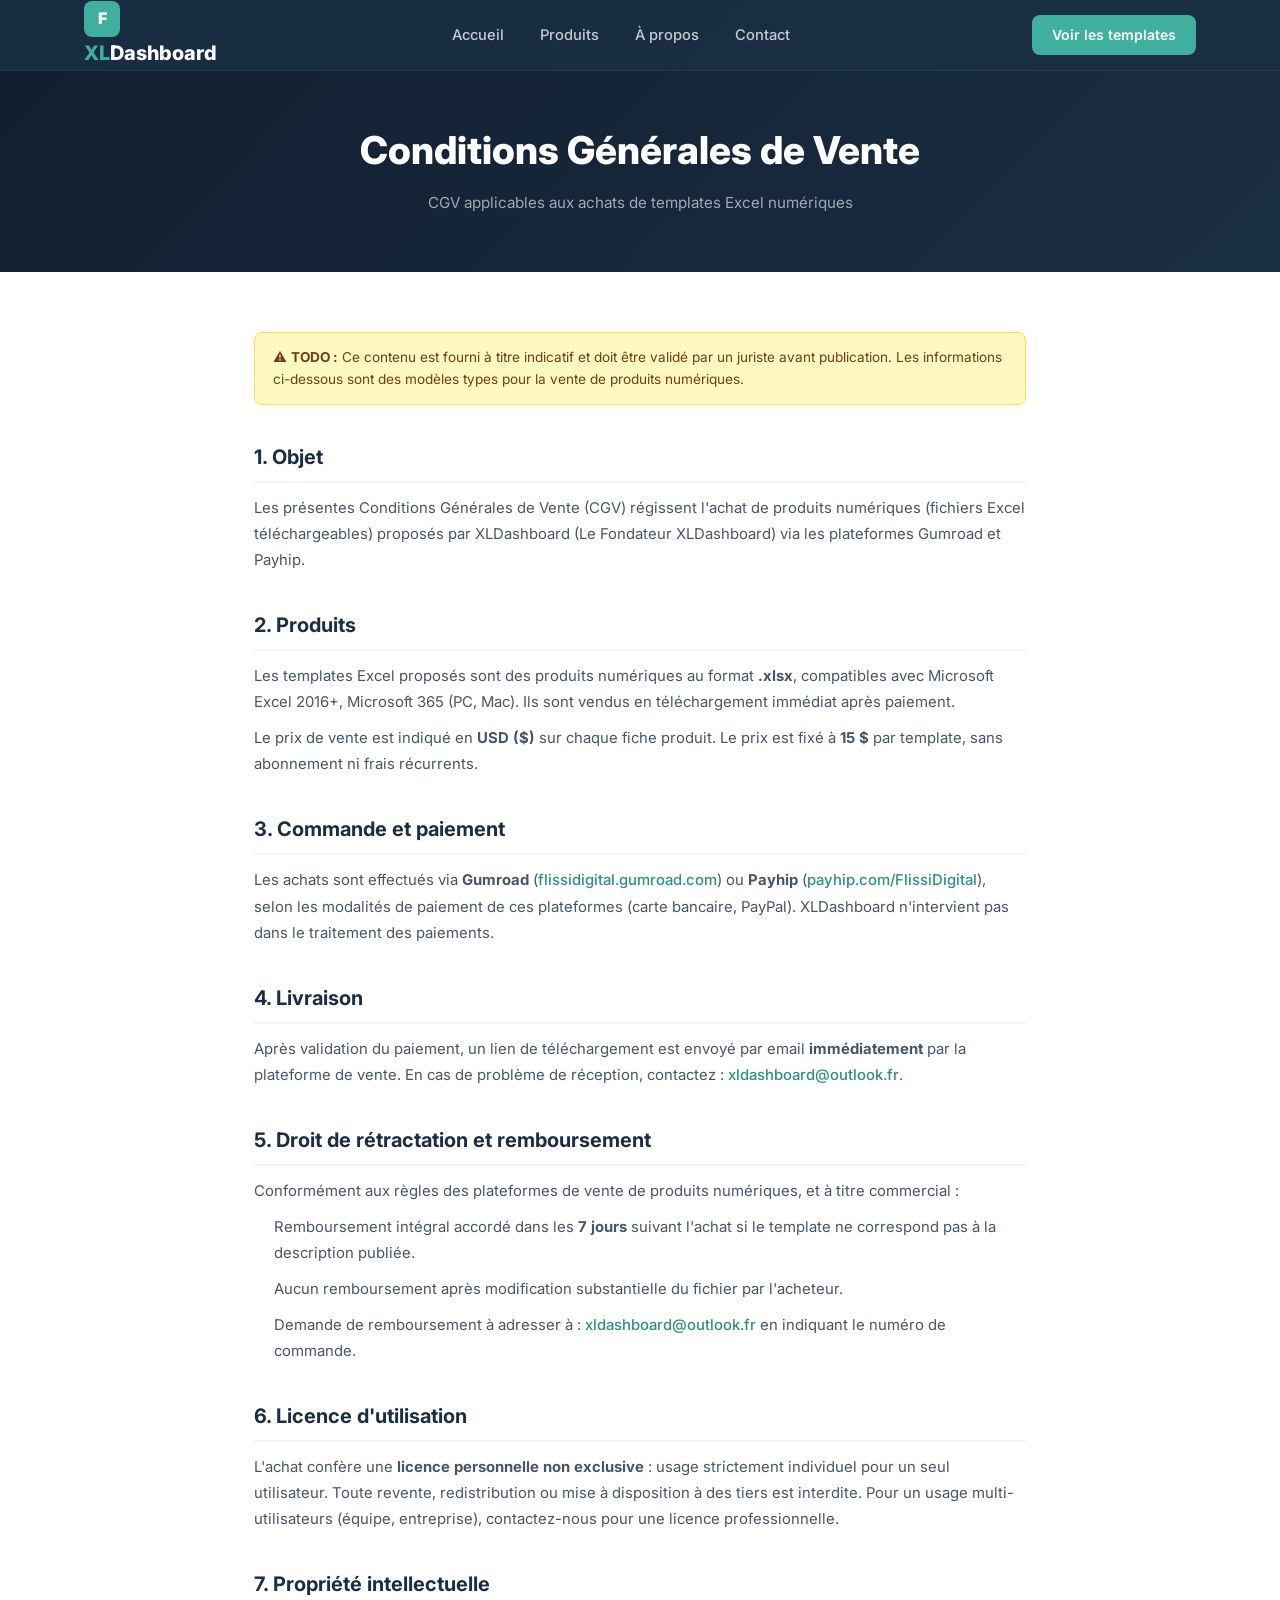
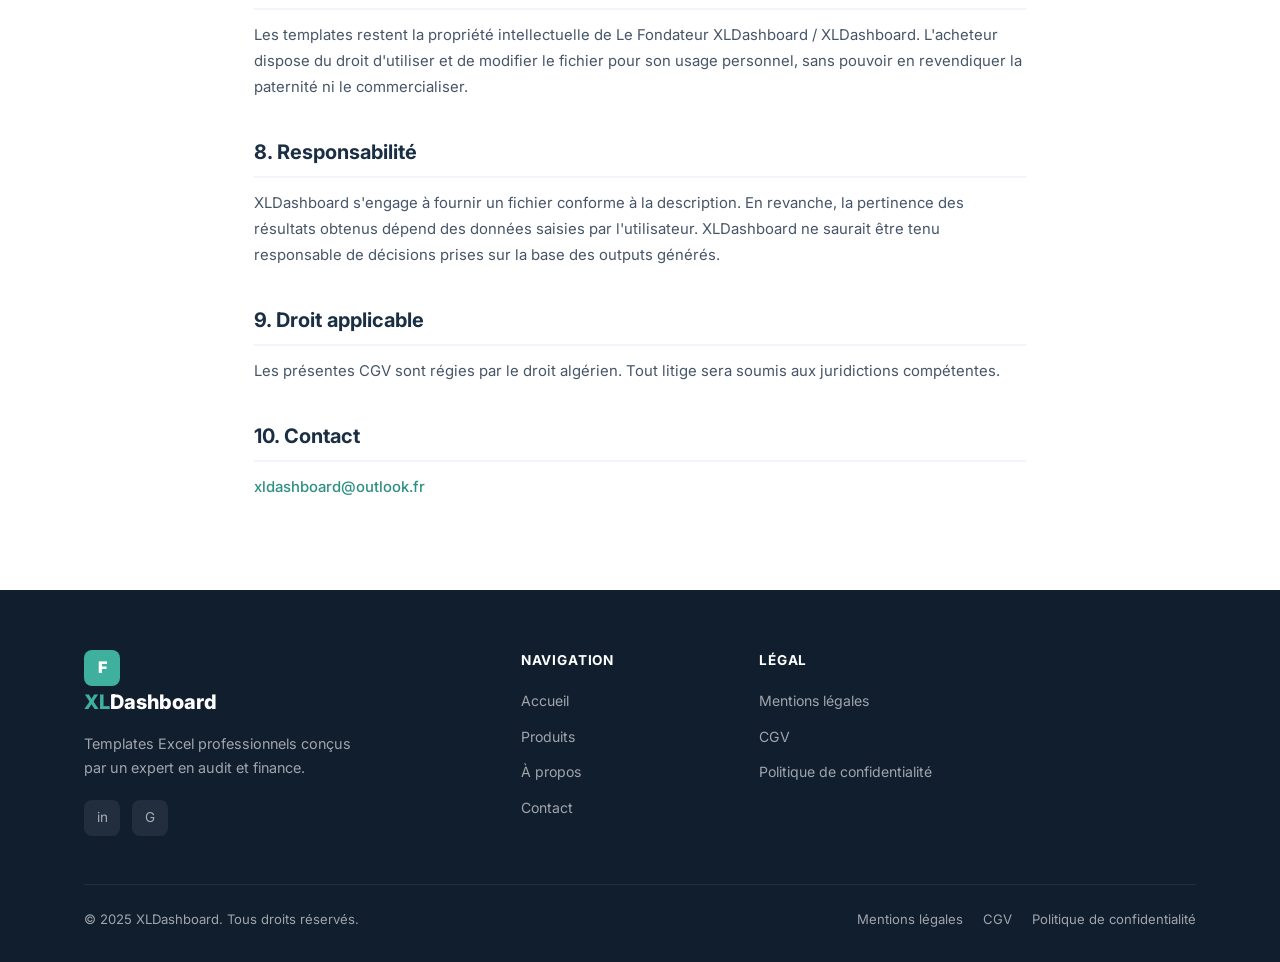
<file: cgv.html>
<!DOCTYPE html>
<!-- TODO : contenu à faire valider juridiquement avant mise en production -->
<html lang="fr" dir="ltr">
<head>
  <meta charset="UTF-8" />
  <meta name="viewport" content="width=device-width, initial-scale=1.0" />
  <meta name="robots" content="noindex" />
  <title>CGV — XLDashboard — XLDashboard</title>
  <link rel="preconnect" href="https://fonts.googleapis.com" />
  <link href="https://fonts.googleapis.com/css2?family=Inter:wght@400;500;600;700;800&display=swap" rel="stylesheet" />
  <link rel="stylesheet" href="css/style.css" />
  <style>
    .legal-hero { background: linear-gradient(135deg, var(--navy-dark) 0%, var(--navy) 100%); padding: 120px 0 56px; text-align: center; }
    .legal-hero h1 { font-size: clamp(1.6rem, 3.5vw, 2.4rem); font-weight: 800; color: var(--white); margin-bottom: 10px; }
    .legal-hero p { font-size: .95rem; color: rgba(255,255,255,.6); }
    .legal-body { max-width: 820px; margin: 0 auto; padding: 60px 24px 80px; }
    .legal-body h2 { font-size: 1.25rem; font-weight: 700; color: var(--navy); margin: 36px 0 12px; padding-bottom: 8px; border-bottom: 2px solid var(--gray-100); }
    .legal-body h3 { font-size: 1rem; font-weight: 700; color: var(--navy); margin: 20px 0 8px; }
    .legal-body p, .legal-body li { font-size: .93rem; color: var(--gray-600); line-height: 1.75; margin-bottom: 10px; }
    .legal-body ul { padding-left: 20px; }
    .legal-body a { color: var(--emerald-dark); font-weight: 500; }
    .todo-box { background: #fef9c3; border: 1px solid #fde047; border-radius: 8px; padding: 14px 18px; margin: 0 0 28px; font-size: .85rem; color: #713f12; }
  </style>
</head>
<body>

<nav class="navbar">
  <div class="container">
    <div class="nav-inner">
      <a href="index.html" class="nav-logo">
        <div class="logo-icon">F</div>
        <span class="logo-text"><span>XL</span>Dashboard</span>
      </a>
      <ul class="nav-links">
        <li><a href="index.html">Accueil</a></li>
        <li><a href="products.html">Produits</a></li>
        <li><a href="about.html">À propos</a></li>
        <li><a href="contact.html">Contact</a></li>
      </ul>
      <div style="display:flex;align-items:center;gap:8px">
        <a href="products.html" class="btn btn-primary btn-sm nav-cta">Voir les templates</a>
      </div>
      <button class="hamburger" aria-label="Menu"><span></span><span></span><span></span></button>
    </div>
    <div class="mobile-menu">
      <a href="index.html">Accueil</a>
      <a href="products.html">Produits</a>
      <a href="about.html">À propos</a>
      <a href="contact.html">Contact</a>
    </div>
  </div>
</nav>

<div class="legal-hero">
  <div class="container">
    <h1>Conditions Générales de Vente</h1>
    <p>CGV applicables aux achats de templates Excel numériques</p>
  </div>
</div>

<div class="legal-body">
  <div class="todo-box">
    ⚠️ <strong>TODO :</strong> Ce contenu est fourni à titre indicatif et doit être validé par un juriste avant publication. Les informations ci-dessous sont des modèles types pour la vente de produits numériques.
  </div>
  <h2>1. Objet</h2>
  <p>Les présentes Conditions Générales de Vente (CGV) régissent l'achat de produits numériques (fichiers Excel téléchargeables) proposés par XLDashboard (Le Fondateur XLDashboard) via les plateformes Gumroad et Payhip.</p>

  <h2>2. Produits</h2>
  <p>Les templates Excel proposés sont des produits numériques au format <strong>.xlsx</strong>, compatibles avec Microsoft Excel 2016+, Microsoft 365 (PC, Mac). Ils sont vendus en téléchargement immédiat après paiement.</p>
  <p>Le prix de vente est indiqué en <strong>USD ($)</strong> sur chaque fiche produit. Le prix est fixé à <strong>15 $</strong> par template, sans abonnement ni frais récurrents.</p>

  <h2>3. Commande et paiement</h2>
  <p>Les achats sont effectués via <strong>Gumroad</strong> (<a href="https://flissidigital.gumroad.com/" target="_blank" rel="noopener">flissidigital.gumroad.com</a>) ou <strong>Payhip</strong> (<a href="https://payhip.com/FlissiDigital" target="_blank" rel="noopener">payhip.com/FlissiDigital</a>), selon les modalités de paiement de ces plateformes (carte bancaire, PayPal). XLDashboard n'intervient pas dans le traitement des paiements.</p>

  <h2>4. Livraison</h2>
  <p>Après validation du paiement, un lien de téléchargement est envoyé par email <strong>immédiatement</strong> par la plateforme de vente. En cas de problème de réception, contactez : <a href="mailto:xldashboard@outlook.fr">xldashboard@outlook.fr</a>.</p>

  <h2>5. Droit de rétractation et remboursement</h2>
  <p>Conformément aux règles des plateformes de vente de produits numériques, et à titre commercial :</p>
  <ul>
    <li>Remboursement intégral accordé dans les <strong>7 jours</strong> suivant l'achat si le template ne correspond pas à la description publiée.</li>
    <li>Aucun remboursement après modification substantielle du fichier par l'acheteur.</li>
    <li>Demande de remboursement à adresser à : <a href="mailto:xldashboard@outlook.fr">xldashboard@outlook.fr</a> en indiquant le numéro de commande.</li>
  </ul>

  <h2>6. Licence d'utilisation</h2>
  <p>L'achat confère une <strong>licence personnelle non exclusive</strong> : usage strictement individuel pour un seul utilisateur. Toute revente, redistribution ou mise à disposition à des tiers est interdite. Pour un usage multi-utilisateurs (équipe, entreprise), contactez-nous pour une licence professionnelle.</p>

  <h2>7. Propriété intellectuelle</h2>
  <p>Les templates restent la propriété intellectuelle de Le Fondateur XLDashboard / XLDashboard. L'acheteur dispose du droit d'utiliser et de modifier le fichier pour son usage personnel, sans pouvoir en revendiquer la paternité ni le commercialiser.</p>

  <h2>8. Responsabilité</h2>
  <p>XLDashboard s'engage à fournir un fichier conforme à la description. En revanche, la pertinence des résultats obtenus dépend des données saisies par l'utilisateur. XLDashboard ne saurait être tenu responsable de décisions prises sur la base des outputs générés.</p>

  <h2>9. Droit applicable</h2>
  <p>Les présentes CGV sont régies par le droit algérien. Tout litige sera soumis aux juridictions compétentes.</p>

  <h2>10. Contact</h2>
  <p><a href="mailto:xldashboard@outlook.fr">xldashboard@outlook.fr</a></p>

</div>

<footer class="footer">
  <div class="container">
    <div class="footer-grid">
      <div class="footer-brand">
        <a href="index.html" class="nav-logo" style="color:white">
          <div class="logo-icon">F</div>
          <span class="logo-text"><span>XL</span>Dashboard</span>
        </a>
        <p>Templates Excel professionnels conçus par un expert en audit et finance.</p>
        <div class="footer-social">
          <a href="https://www.linkedin.com/in/mourad-f-18089923/" class="social-btn" aria-label="LinkedIn" target="_blank" rel="noopener">in</a>
          <a href="https://flissidigital.gumroad.com/" class="social-btn" aria-label="Gumroad" target="_blank" rel="noopener">G</a>
        </div>
      </div>
      <div>
        <div class="footer-title">Navigation</div>
        <ul class="footer-links">
          <li><a href="index.html">Accueil</a></li>
          <li><a href="products.html">Produits</a></li>
          <li><a href="about.html">À propos</a></li>
          <li><a href="contact.html">Contact</a></li>
        </ul>
      </div>
      <div>
        <div class="footer-title">Légal</div>
        <ul class="footer-links">
          <li><a href="mentions-legales.html">Mentions légales</a></li>
          <li><a href="cgv.html">CGV</a></li>
          <li><a href="politique-confidentialite.html">Politique de confidentialité</a></li>
        </ul>
      </div>
    </div>
    <div class="footer-bottom">
      <span>© 2025 XLDashboard. Tous droits réservés.</span>
      <div style="display:flex;gap:20px">
        <a href="mentions-legales.html">Mentions légales</a>
        <a href="cgv.html">CGV</a>
        <a href="politique-confidentialite.html">Politique de confidentialité</a>
      </div>
    </div>
  </div>
</footer>

<script src="js/main.js"></script>
</body>
</html>
</file>
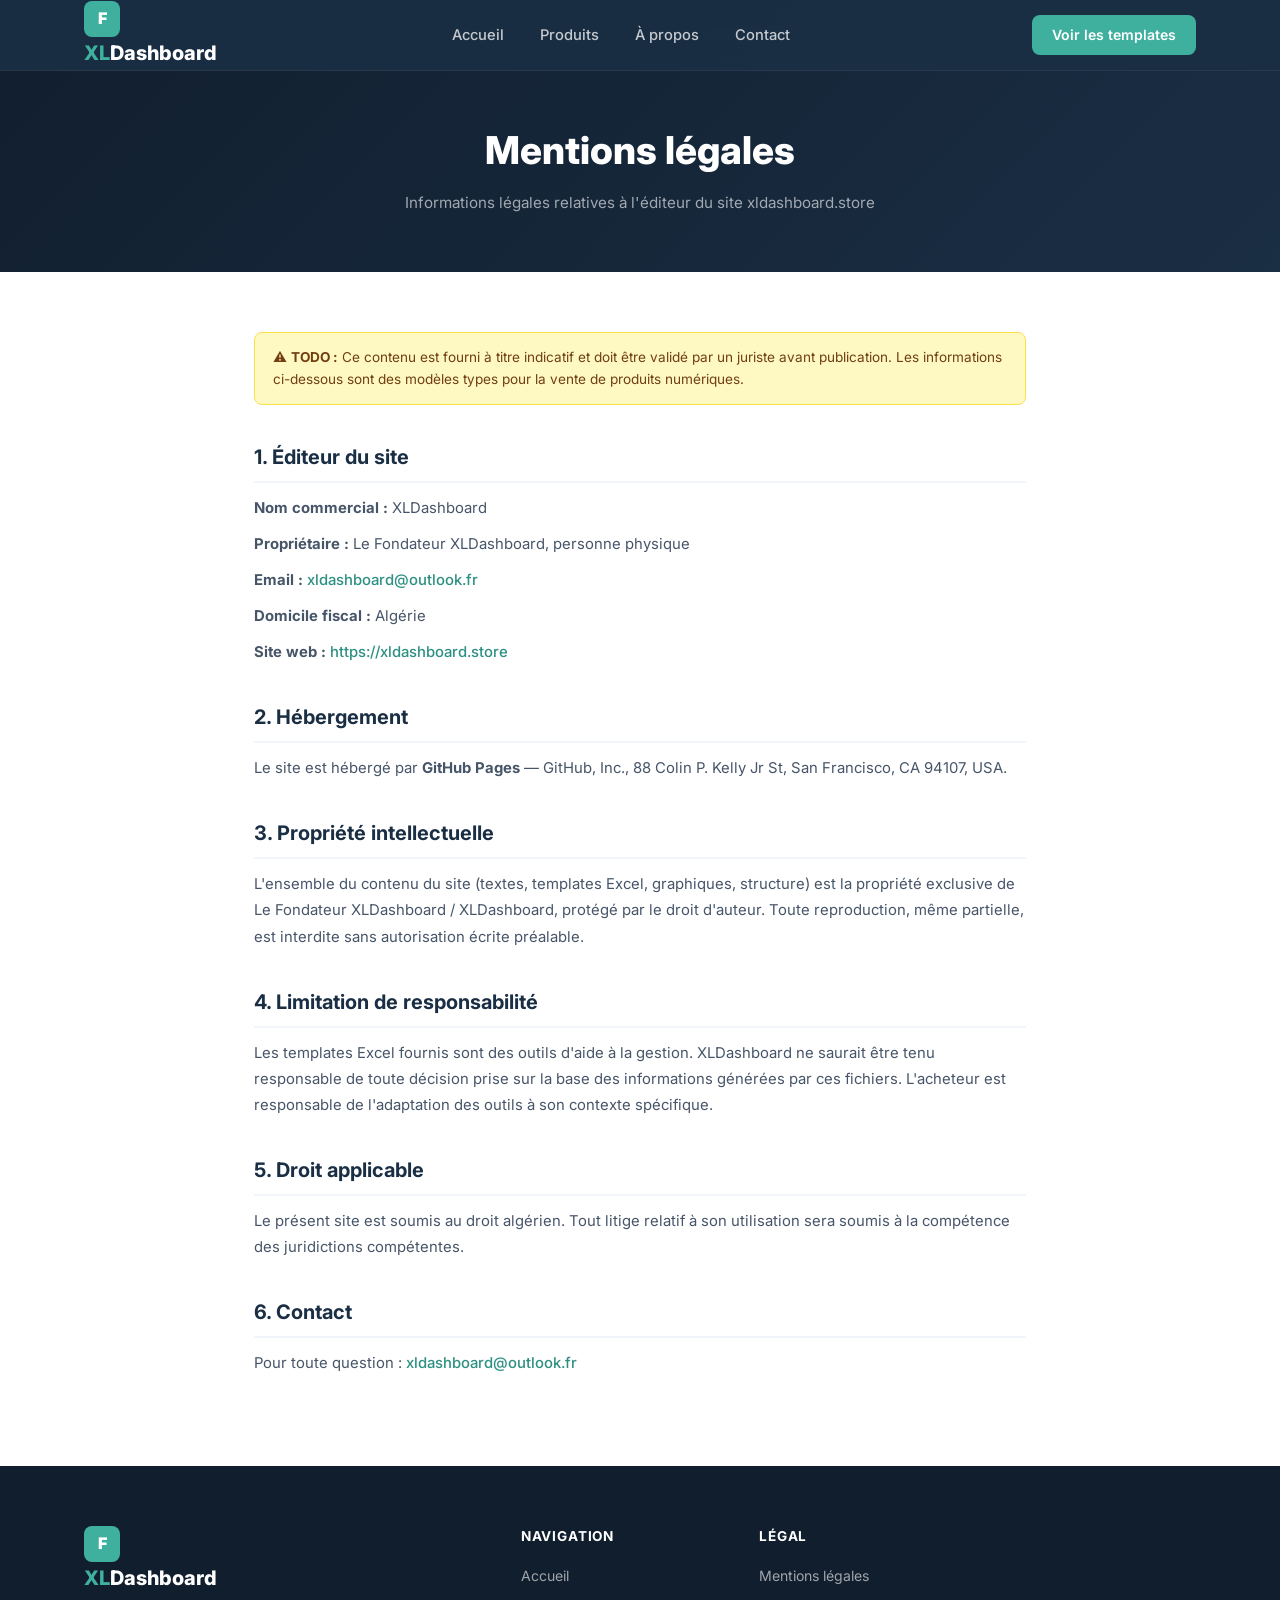
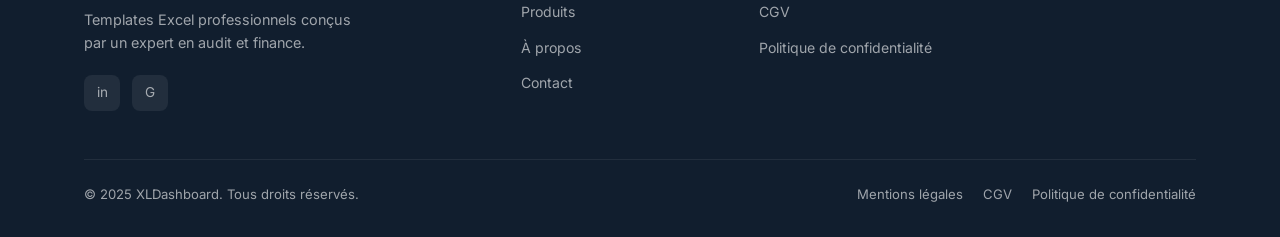
<file: mentions-legales.html>
<!DOCTYPE html>
<!-- TODO : contenu à faire valider juridiquement avant mise en production -->
<html lang="fr" dir="ltr">
<head>
  <meta charset="UTF-8" />
  <meta name="viewport" content="width=device-width, initial-scale=1.0" />
  <meta name="robots" content="noindex" />
  <title>Mentions légales — XLDashboard — XLDashboard</title>
  <link rel="preconnect" href="https://fonts.googleapis.com" />
  <link href="https://fonts.googleapis.com/css2?family=Inter:wght@400;500;600;700;800&display=swap" rel="stylesheet" />
  <link rel="stylesheet" href="css/style.css" />
  <style>
    .legal-hero { background: linear-gradient(135deg, var(--navy-dark) 0%, var(--navy) 100%); padding: 120px 0 56px; text-align: center; }
    .legal-hero h1 { font-size: clamp(1.6rem, 3.5vw, 2.4rem); font-weight: 800; color: var(--white); margin-bottom: 10px; }
    .legal-hero p { font-size: .95rem; color: rgba(255,255,255,.6); }
    .legal-body { max-width: 820px; margin: 0 auto; padding: 60px 24px 80px; }
    .legal-body h2 { font-size: 1.25rem; font-weight: 700; color: var(--navy); margin: 36px 0 12px; padding-bottom: 8px; border-bottom: 2px solid var(--gray-100); }
    .legal-body h3 { font-size: 1rem; font-weight: 700; color: var(--navy); margin: 20px 0 8px; }
    .legal-body p, .legal-body li { font-size: .93rem; color: var(--gray-600); line-height: 1.75; margin-bottom: 10px; }
    .legal-body ul { padding-left: 20px; }
    .legal-body a { color: var(--emerald-dark); font-weight: 500; }
    .todo-box { background: #fef9c3; border: 1px solid #fde047; border-radius: 8px; padding: 14px 18px; margin: 0 0 28px; font-size: .85rem; color: #713f12; }
  </style>
</head>
<body>

<nav class="navbar">
  <div class="container">
    <div class="nav-inner">
      <a href="index.html" class="nav-logo">
        <div class="logo-icon">F</div>
        <span class="logo-text"><span>XL</span>Dashboard</span>
      </a>
      <ul class="nav-links">
        <li><a href="index.html">Accueil</a></li>
        <li><a href="products.html">Produits</a></li>
        <li><a href="about.html">À propos</a></li>
        <li><a href="contact.html">Contact</a></li>
      </ul>
      <div style="display:flex;align-items:center;gap:8px">
        <a href="products.html" class="btn btn-primary btn-sm nav-cta">Voir les templates</a>
      </div>
      <button class="hamburger" aria-label="Menu"><span></span><span></span><span></span></button>
    </div>
    <div class="mobile-menu">
      <a href="index.html">Accueil</a>
      <a href="products.html">Produits</a>
      <a href="about.html">À propos</a>
      <a href="contact.html">Contact</a>
    </div>
  </div>
</nav>

<div class="legal-hero">
  <div class="container">
    <h1>Mentions légales</h1>
    <p>Informations légales relatives à l'éditeur du site xldashboard.store</p>
  </div>
</div>

<div class="legal-body">
  <div class="todo-box">
    ⚠️ <strong>TODO :</strong> Ce contenu est fourni à titre indicatif et doit être validé par un juriste avant publication. Les informations ci-dessous sont des modèles types pour la vente de produits numériques.
  </div>
  <h2>1. Éditeur du site</h2>
  <p><strong>Nom commercial :</strong> XLDashboard</p>
  <p><strong>Propriétaire :</strong> Le Fondateur XLDashboard, personne physique</p>
  <p><strong>Email :</strong> <a href="mailto:xldashboard@outlook.fr">xldashboard@outlook.fr</a></p>
  <p><strong>Domicile fiscal :</strong> Algérie</p>
  <p><strong>Site web :</strong> <a href="https://xldashboard.store">https://xldashboard.store</a></p>

  <h2>2. Hébergement</h2>
  <p>Le site est hébergé par <strong>GitHub Pages</strong> — GitHub, Inc., 88 Colin P. Kelly Jr St, San Francisco, CA 94107, USA.</p>

  <h2>3. Propriété intellectuelle</h2>
  <p>L'ensemble du contenu du site (textes, templates Excel, graphiques, structure) est la propriété exclusive de Le Fondateur XLDashboard / XLDashboard, protégé par le droit d'auteur. Toute reproduction, même partielle, est interdite sans autorisation écrite préalable.</p>

  <h2>4. Limitation de responsabilité</h2>
  <p>Les templates Excel fournis sont des outils d'aide à la gestion. XLDashboard ne saurait être tenu responsable de toute décision prise sur la base des informations générées par ces fichiers. L'acheteur est responsable de l'adaptation des outils à son contexte spécifique.</p>

  <h2>5. Droit applicable</h2>
  <p>Le présent site est soumis au droit algérien. Tout litige relatif à son utilisation sera soumis à la compétence des juridictions compétentes.</p>

  <h2>6. Contact</h2>
  <p>Pour toute question : <a href="mailto:xldashboard@outlook.fr">xldashboard@outlook.fr</a></p>

</div>

<footer class="footer">
  <div class="container">
    <div class="footer-grid">
      <div class="footer-brand">
        <a href="index.html" class="nav-logo" style="color:white">
          <div class="logo-icon">F</div>
          <span class="logo-text"><span>XL</span>Dashboard</span>
        </a>
        <p>Templates Excel professionnels conçus par un expert en audit et finance.</p>
        <div class="footer-social">
          <a href="https://www.linkedin.com/in/mourad-f-18089923/" class="social-btn" aria-label="LinkedIn" target="_blank" rel="noopener">in</a>
          <a href="https://flissidigital.gumroad.com/" class="social-btn" aria-label="Gumroad" target="_blank" rel="noopener">G</a>
        </div>
      </div>
      <div>
        <div class="footer-title">Navigation</div>
        <ul class="footer-links">
          <li><a href="index.html">Accueil</a></li>
          <li><a href="products.html">Produits</a></li>
          <li><a href="about.html">À propos</a></li>
          <li><a href="contact.html">Contact</a></li>
        </ul>
      </div>
      <div>
        <div class="footer-title">Légal</div>
        <ul class="footer-links">
          <li><a href="mentions-legales.html">Mentions légales</a></li>
          <li><a href="cgv.html">CGV</a></li>
          <li><a href="politique-confidentialite.html">Politique de confidentialité</a></li>
        </ul>
      </div>
    </div>
    <div class="footer-bottom">
      <span>© 2025 XLDashboard. Tous droits réservés.</span>
      <div style="display:flex;gap:20px">
        <a href="mentions-legales.html">Mentions légales</a>
        <a href="cgv.html">CGV</a>
        <a href="politique-confidentialite.html">Politique de confidentialité</a>
      </div>
    </div>
  </div>
</footer>

<script src="js/main.js"></script>
</body>
</html>
</file>
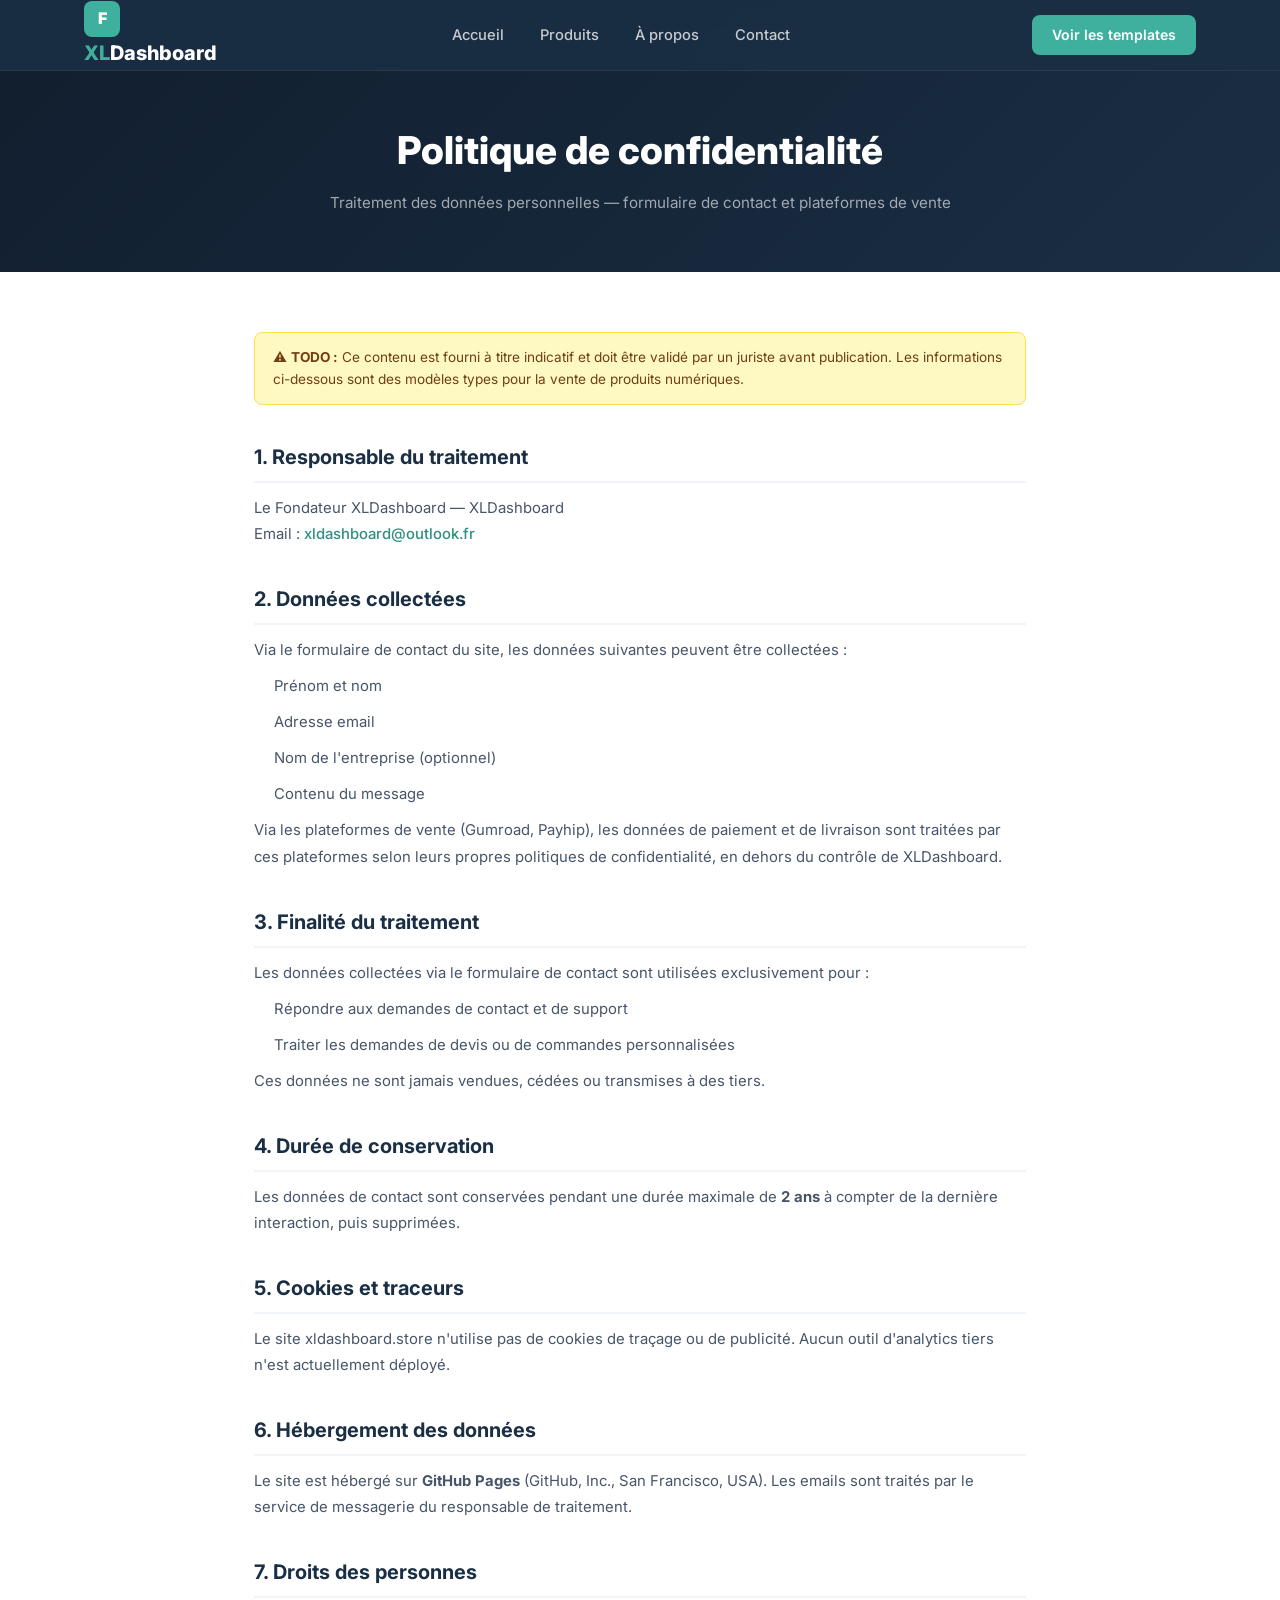
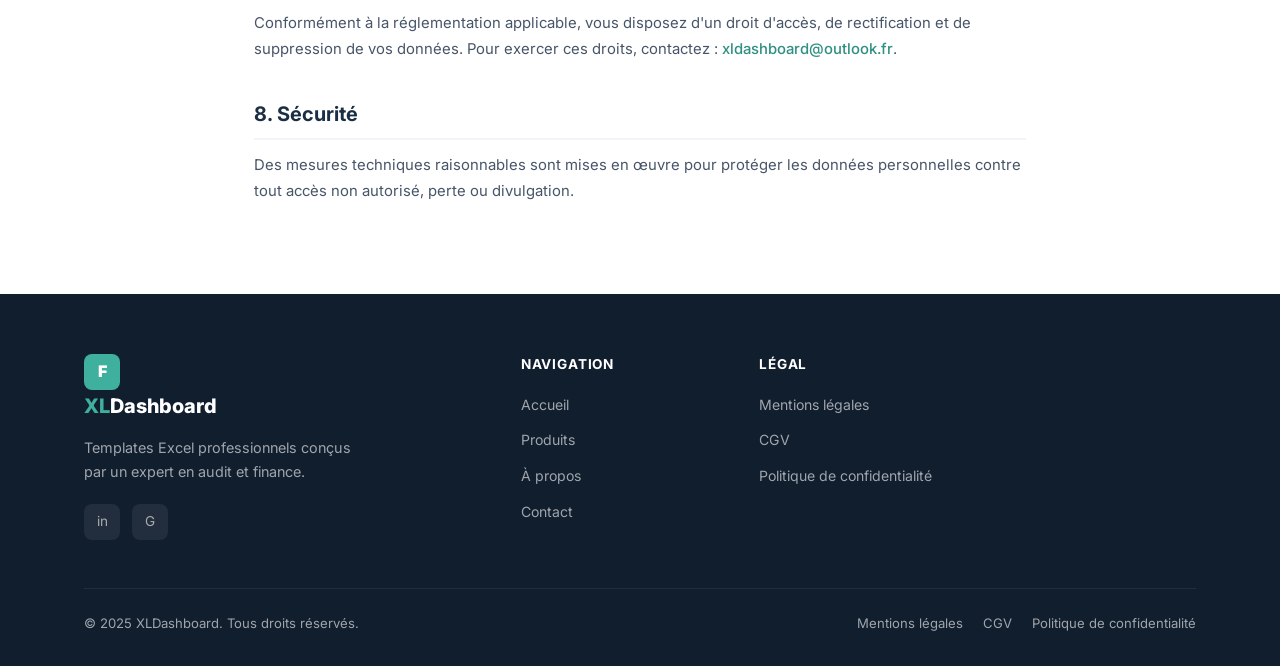
<file: politique-confidentialite.html>
<!DOCTYPE html>
<!-- TODO : contenu à faire valider juridiquement avant mise en production -->
<html lang="fr" dir="ltr">
<head>
  <meta charset="UTF-8" />
  <meta name="viewport" content="width=device-width, initial-scale=1.0" />
  <meta name="robots" content="noindex" />
  <title>Politique de confidentialité — XLDashboard — XLDashboard</title>
  <link rel="preconnect" href="https://fonts.googleapis.com" />
  <link href="https://fonts.googleapis.com/css2?family=Inter:wght@400;500;600;700;800&display=swap" rel="stylesheet" />
  <link rel="stylesheet" href="css/style.css" />
  <style>
    .legal-hero { background: linear-gradient(135deg, var(--navy-dark) 0%, var(--navy) 100%); padding: 120px 0 56px; text-align: center; }
    .legal-hero h1 { font-size: clamp(1.6rem, 3.5vw, 2.4rem); font-weight: 800; color: var(--white); margin-bottom: 10px; }
    .legal-hero p { font-size: .95rem; color: rgba(255,255,255,.6); }
    .legal-body { max-width: 820px; margin: 0 auto; padding: 60px 24px 80px; }
    .legal-body h2 { font-size: 1.25rem; font-weight: 700; color: var(--navy); margin: 36px 0 12px; padding-bottom: 8px; border-bottom: 2px solid var(--gray-100); }
    .legal-body h3 { font-size: 1rem; font-weight: 700; color: var(--navy); margin: 20px 0 8px; }
    .legal-body p, .legal-body li { font-size: .93rem; color: var(--gray-600); line-height: 1.75; margin-bottom: 10px; }
    .legal-body ul { padding-left: 20px; }
    .legal-body a { color: var(--emerald-dark); font-weight: 500; }
    .todo-box { background: #fef9c3; border: 1px solid #fde047; border-radius: 8px; padding: 14px 18px; margin: 0 0 28px; font-size: .85rem; color: #713f12; }
  </style>
</head>
<body>

<nav class="navbar">
  <div class="container">
    <div class="nav-inner">
      <a href="index.html" class="nav-logo">
        <div class="logo-icon">F</div>
        <span class="logo-text"><span>XL</span>Dashboard</span>
      </a>
      <ul class="nav-links">
        <li><a href="index.html">Accueil</a></li>
        <li><a href="products.html">Produits</a></li>
        <li><a href="about.html">À propos</a></li>
        <li><a href="contact.html">Contact</a></li>
      </ul>
      <div style="display:flex;align-items:center;gap:8px">
        <a href="products.html" class="btn btn-primary btn-sm nav-cta">Voir les templates</a>
      </div>
      <button class="hamburger" aria-label="Menu"><span></span><span></span><span></span></button>
    </div>
    <div class="mobile-menu">
      <a href="index.html">Accueil</a>
      <a href="products.html">Produits</a>
      <a href="about.html">À propos</a>
      <a href="contact.html">Contact</a>
    </div>
  </div>
</nav>

<div class="legal-hero">
  <div class="container">
    <h1>Politique de confidentialité</h1>
    <p>Traitement des données personnelles — formulaire de contact et plateformes de vente</p>
  </div>
</div>

<div class="legal-body">
  <div class="todo-box">
    ⚠️ <strong>TODO :</strong> Ce contenu est fourni à titre indicatif et doit être validé par un juriste avant publication. Les informations ci-dessous sont des modèles types pour la vente de produits numériques.
  </div>
  <h2>1. Responsable du traitement</h2>
  <p>Le Fondateur XLDashboard — XLDashboard<br>
  Email : <a href="mailto:xldashboard@outlook.fr">xldashboard@outlook.fr</a></p>

  <h2>2. Données collectées</h2>
  <p>Via le formulaire de contact du site, les données suivantes peuvent être collectées :</p>
  <ul>
    <li>Prénom et nom</li>
    <li>Adresse email</li>
    <li>Nom de l'entreprise (optionnel)</li>
    <li>Contenu du message</li>
  </ul>
  <p>Via les plateformes de vente (Gumroad, Payhip), les données de paiement et de livraison sont traitées par ces plateformes selon leurs propres politiques de confidentialité, en dehors du contrôle de XLDashboard.</p>

  <h2>3. Finalité du traitement</h2>
  <p>Les données collectées via le formulaire de contact sont utilisées exclusivement pour :</p>
  <ul>
    <li>Répondre aux demandes de contact et de support</li>
    <li>Traiter les demandes de devis ou de commandes personnalisées</li>
  </ul>
  <p>Ces données ne sont jamais vendues, cédées ou transmises à des tiers.</p>

  <h2>4. Durée de conservation</h2>
  <p>Les données de contact sont conservées pendant une durée maximale de <strong>2 ans</strong> à compter de la dernière interaction, puis supprimées.</p>

  <h2>5. Cookies et traceurs</h2>
  <p>Le site xldashboard.store n'utilise pas de cookies de traçage ou de publicité. Aucun outil d'analytics tiers n'est actuellement déployé.</p>

  <h2>6. Hébergement des données</h2>
  <p>Le site est hébergé sur <strong>GitHub Pages</strong> (GitHub, Inc., San Francisco, USA). Les emails sont traités par le service de messagerie du responsable de traitement.</p>

  <h2>7. Droits des personnes</h2>
  <p>Conformément à la réglementation applicable, vous disposez d'un droit d'accès, de rectification et de suppression de vos données. Pour exercer ces droits, contactez : <a href="mailto:xldashboard@outlook.fr">xldashboard@outlook.fr</a>.</p>

  <h2>8. Sécurité</h2>
  <p>Des mesures techniques raisonnables sont mises en œuvre pour protéger les données personnelles contre tout accès non autorisé, perte ou divulgation.</p>

</div>

<footer class="footer">
  <div class="container">
    <div class="footer-grid">
      <div class="footer-brand">
        <a href="index.html" class="nav-logo" style="color:white">
          <div class="logo-icon">F</div>
          <span class="logo-text"><span>XL</span>Dashboard</span>
        </a>
        <p>Templates Excel professionnels conçus par un expert en audit et finance.</p>
        <div class="footer-social">
          <a href="https://www.linkedin.com/in/mourad-f-18089923/" class="social-btn" aria-label="LinkedIn" target="_blank" rel="noopener">in</a>
          <a href="https://flissidigital.gumroad.com/" class="social-btn" aria-label="Gumroad" target="_blank" rel="noopener">G</a>
        </div>
      </div>
      <div>
        <div class="footer-title">Navigation</div>
        <ul class="footer-links">
          <li><a href="index.html">Accueil</a></li>
          <li><a href="products.html">Produits</a></li>
          <li><a href="about.html">À propos</a></li>
          <li><a href="contact.html">Contact</a></li>
        </ul>
      </div>
      <div>
        <div class="footer-title">Légal</div>
        <ul class="footer-links">
          <li><a href="mentions-legales.html">Mentions légales</a></li>
          <li><a href="cgv.html">CGV</a></li>
          <li><a href="politique-confidentialite.html">Politique de confidentialité</a></li>
        </ul>
      </div>
    </div>
    <div class="footer-bottom">
      <span>© 2025 XLDashboard. Tous droits réservés.</span>
      <div style="display:flex;gap:20px">
        <a href="mentions-legales.html">Mentions légales</a>
        <a href="cgv.html">CGV</a>
        <a href="politique-confidentialite.html">Politique de confidentialité</a>
      </div>
    </div>
  </div>
</footer>

<script src="js/main.js"></script>
</body>
</html>
</file>
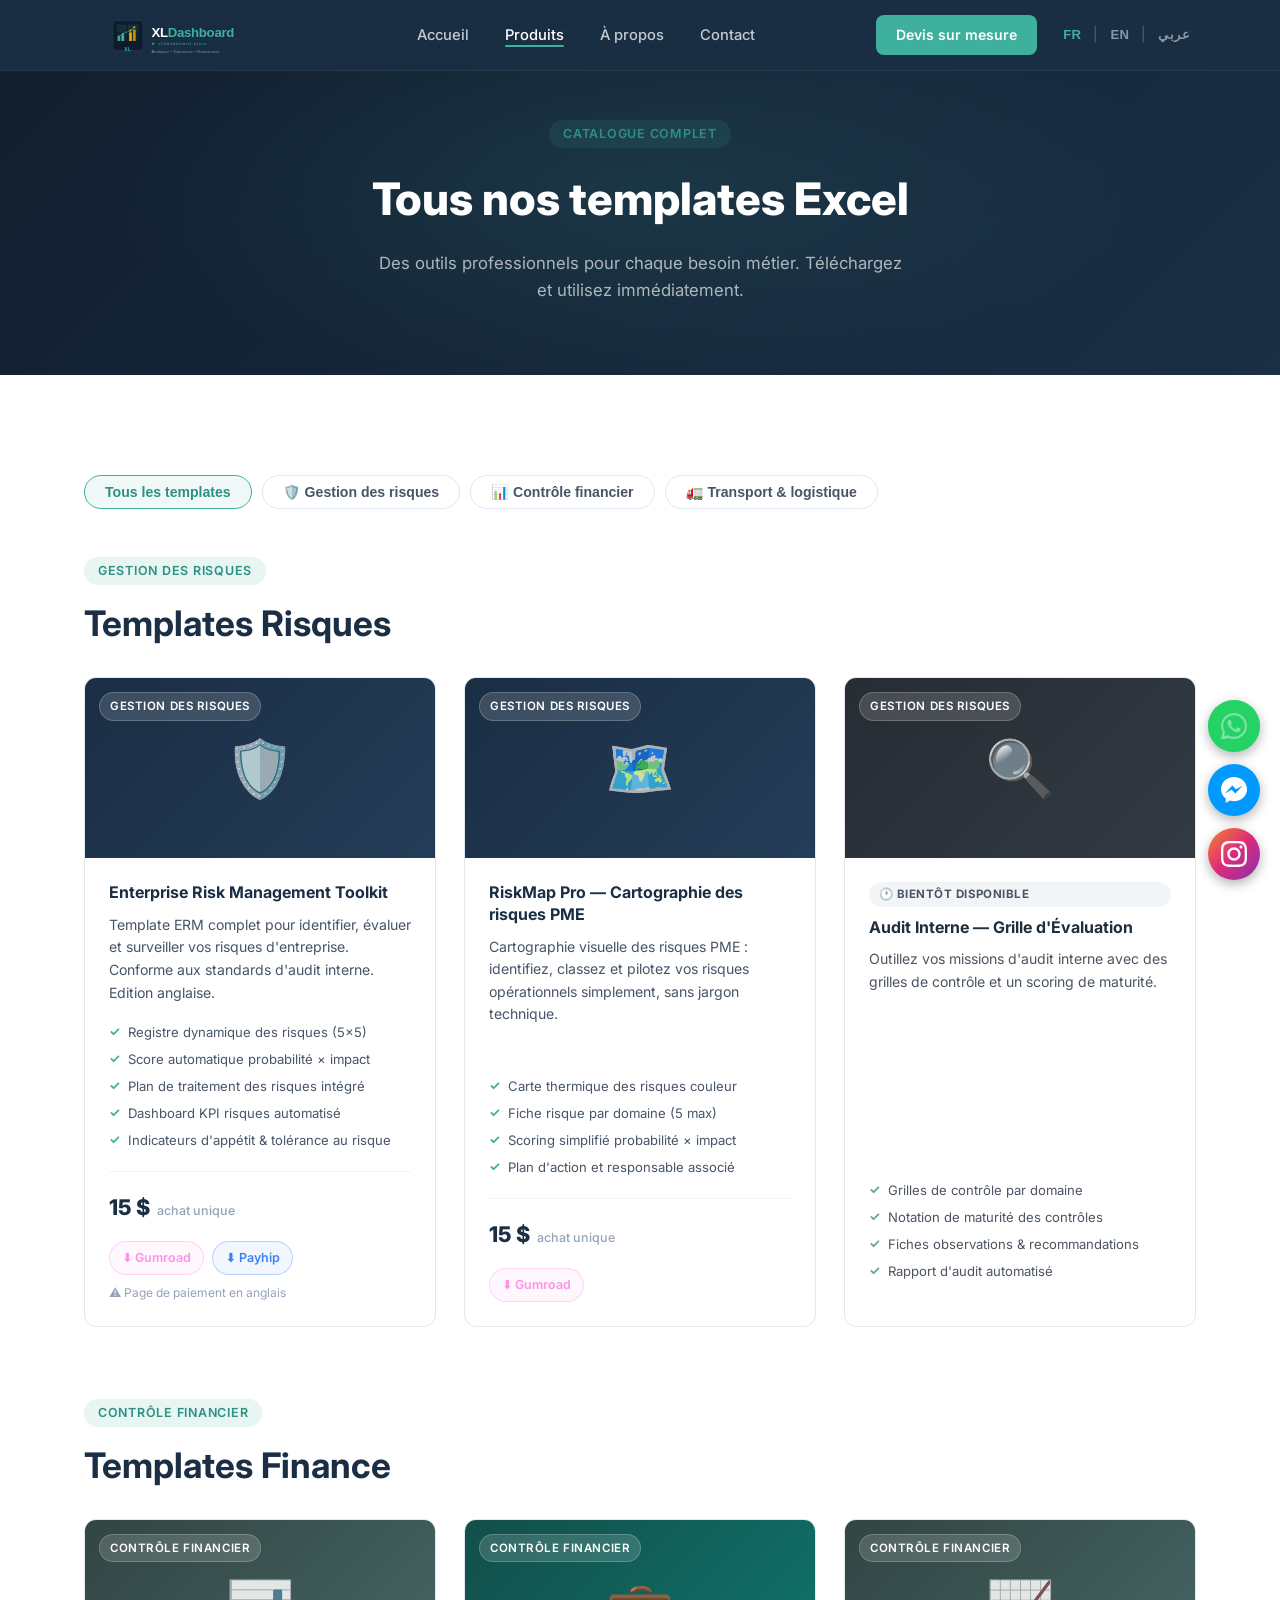
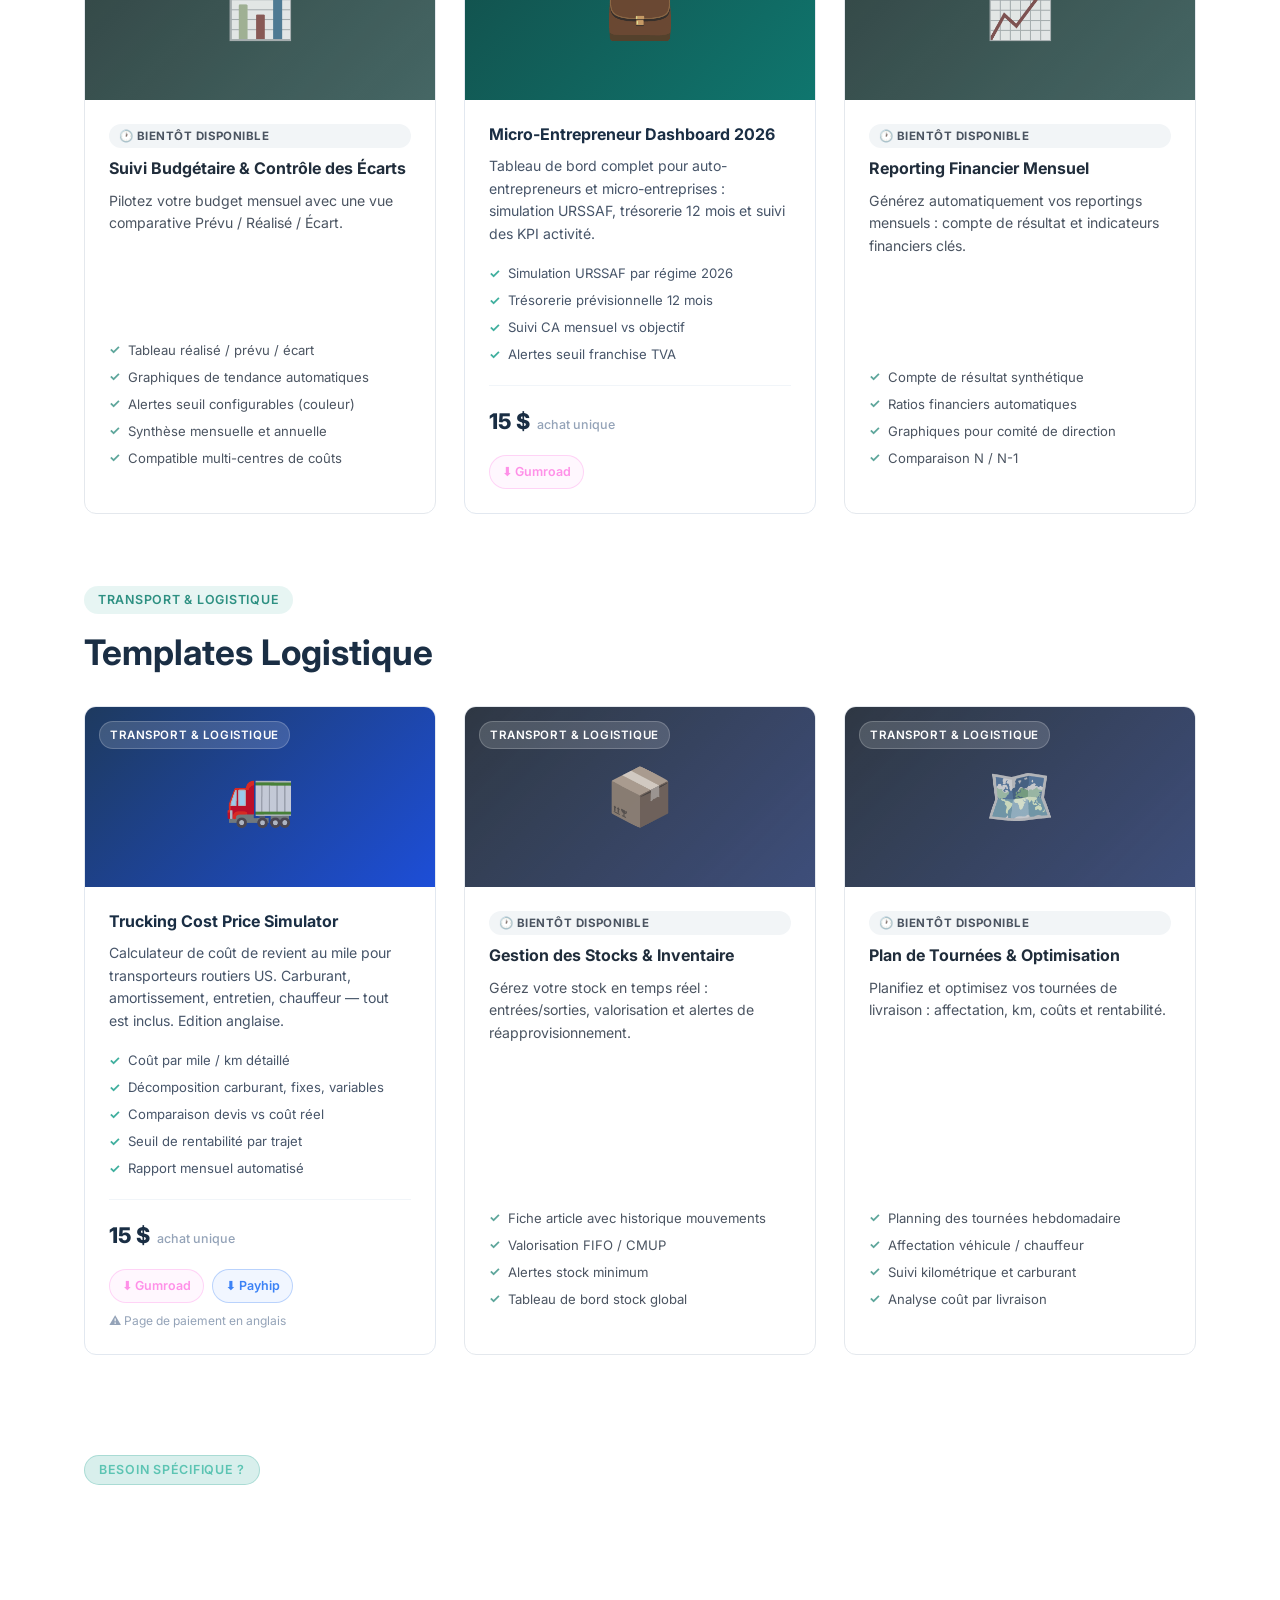
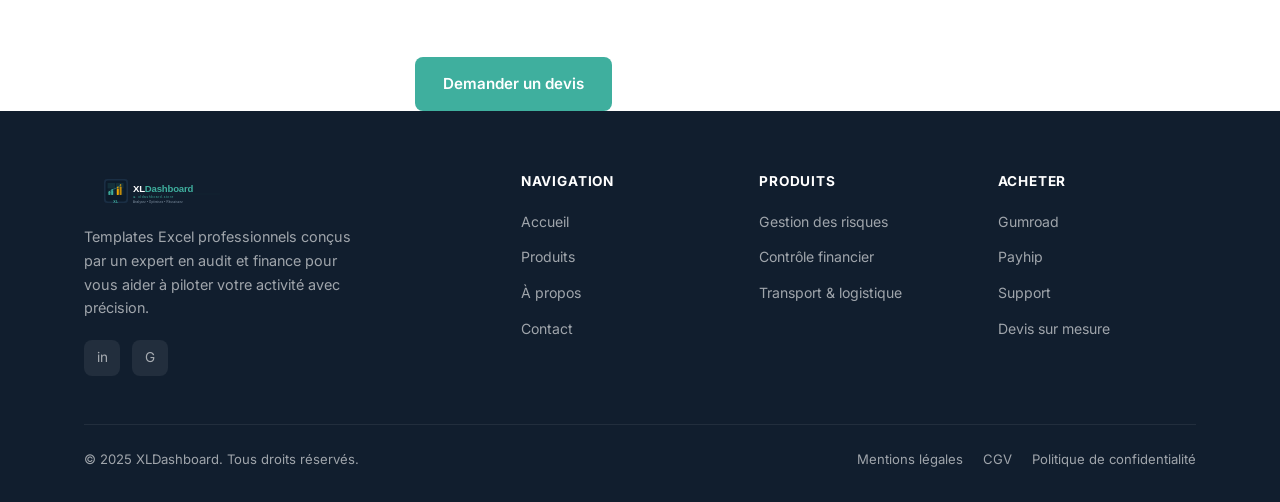
<file: products.html>
<!DOCTYPE html>
<html lang="fr" dir="ltr">
<head>
  <meta charset="UTF-8" />
  <link rel="icon" href="favicon.svg" type="image/svg+xml">

  <meta name="viewport" content="width=device-width, initial-scale=1.0" />
  <title>Catalogue Templates Excel — Risques, Finance, Logistique | XLDashboard</title>
  <!-- SEO -->
  <link rel="canonical" href="https://xldashboard.store/products.html" />
  <meta name="description" content="4 templates Excel pro à 15$ : ERM Toolkit, RiskMap Pro, Micro-Entrepreneur Dashboard, Trucking Cost Simulator. Téléchargement immédiat." />
  <!-- Open Graph -->
  <meta property="og:type" content="website" />
  <meta property="og:site_name" content="XLDashboard" />
  <meta property="og:locale" content="fr_FR" />
  <meta property="og:title" content="Catalogue Templates Excel — Risques, Finance, Logistique | XLDashboard" />
  <meta property="og:description" content="4 templates Excel pro à 15$ : ERM Toolkit, RiskMap Pro, Micro-Entrepreneur Dashboard, Trucking Cost Simulator. Téléchargement immédiat." />
  <meta property="og:url" content="https://xldashboard.store/products.html" />
  <meta property="og:image" content="https://xldashboard.store/assets/og-image.png" />
  <meta property="og:image:width" content="1200" />
  <meta property="og:image:height" content="630" />
  <!-- Twitter Card -->
  <meta name="twitter:card" content="summary_large_image" />
  <meta name="twitter:title" content="Catalogue Templates Excel — Risques, Finance, Logistique | XLDashboard" />
  <meta name="twitter:description" content="4 templates Excel pro à 15$ : ERM Toolkit, RiskMap Pro, Micro-Entrepreneur Dashboard, Trucking Cost Simulator. Téléchargement immédiat." />
  <meta name="twitter:image" content="https://xldashboard.store/assets/og-image.png" />
  <link rel="preconnect" href="https://fonts.googleapis.com" />
  <link rel="preconnect" href="https://fonts.gstatic.com" crossorigin />
  <link href="https://fonts.googleapis.com/css2?family=Inter:wght@400;500;600;700;800&display=swap" rel="stylesheet" />
  <link rel="stylesheet" href="css/style.css" />
  <style>
    .page-hero {
      background: linear-gradient(135deg, var(--navy-dark) 0%, var(--navy) 100%);
      padding: 120px 0 72px;
      text-align: center;
      position: relative;
      overflow: hidden;
    }
    .page-hero::before {
      content: '';
      position: absolute;
      inset: 0;
      background: radial-gradient(ellipse 60% 80% at 50% 50%, rgba(63,175,158,.12) 0%, transparent 70%);
    }
    .page-hero > * { position: relative; }
    .page-hero h1 { font-size: clamp(1.8rem, 4vw, 2.8rem); font-weight: 800; color: var(--white); margin-bottom: 14px; }
    .page-hero p { font-size: 1.05rem; color: rgba(255,255,255,.65); max-width: 540px; margin: 0 auto; }

    .filter-bar { display: flex; gap: 10px; flex-wrap: wrap; margin-bottom: 48px; }
    .filter-btn {
      padding: 8px 20px; border-radius: 100px; border: 1.5px solid var(--gray-200);
      background: var(--white); color: var(--gray-600); font-size: .88rem; font-weight: 600;
      cursor: pointer; transition: all var(--transition);
    }
    .filter-btn:hover, .filter-btn.active { border-color: var(--emerald); color: var(--emerald-dark); background: rgba(63,175,158,.07); }

    .products-full-grid { display: grid; grid-template-columns: repeat(3, 1fr); gap: 28px; }

    .platform-badges { display: flex; gap: 8px; margin-top: 16px; }
    .platform-badge {
      display: inline-flex; align-items: center; gap: 6px; padding: 6px 12px;
      border-radius: 100px; font-size: .78rem; font-weight: 600; border: 1.5px solid;
      transition: all var(--transition); cursor: pointer; text-decoration: none;
    }
    .platform-badge.gumroad { color: #ff90e8; border-color: rgba(255,144,232,.35); background: rgba(255,144,232,.07); }
    .platform-badge.gumroad:hover { background: rgba(255,144,232,.18); }
    .platform-badge.payhip { color: #3b82f6; border-color: rgba(59,130,246,.3); background: rgba(59,130,246,.07); }
    .platform-badge.payhip:hover { background: rgba(59,130,246,.18); }

    .section-anchor { scroll-margin-top: 90px; }

    [dir="rtl"] .filter-bar { flex-direction: row-reverse; }
    [dir="rtl"] .products-full-grid { direction: rtl; }
    [dir="rtl"] .platform-badges { flex-direction: row-reverse; }
    [dir="rtl"] .section-anchor { text-align: right; }

    .product-card.coming-soon { opacity: .62; filter: grayscale(.35); pointer-events: none; }
    .product-card.coming-soon .product-thumb { filter: grayscale(.5); }
    .badge-soon {
      display: inline-block;
      background: var(--gray-100);
      color: var(--gray-600);
      font-size: .72rem; font-weight: 700;
      letter-spacing: .04em; text-transform: uppercase;
      padding: 3px 10px; border-radius: 100px;
      margin-bottom: 10px;
    }
    @media (max-width: 1024px) { .products-full-grid { grid-template-columns: repeat(2,1fr); } }
    @media (max-width: 640px) { .products-full-grid { grid-template-columns: 1fr; } }
  </style>
<script type="application/ld+json">
{
  "@context": "https://schema.org",
  "@type": "Organization",
  "name": "XLDashboard",
  "url": "https://xldashboard.store",
  "email": "xldashboard@outlook.fr",
  "logo": "https://xldashboard.store/assets/og-image.png",
  "founder": {
    "@type": "Person",
    "name": "Le Fondateur",
    "jobTitle": "Expert Audit & Finance",
    "sameAs": "https://www.linkedin.com/in/mourad-f-18089923/"
  },
  "sameAs": [
    "https://flissidigital.gumroad.com/",
    "https://payhip.com/FlissiDigital",
    "https://www.linkedin.com/in/mourad-f-18089923/"
  ]
}
</script>
<script type="application/ld+json">
{
  "@context": "https://schema.org",
  "@type": "ItemList",
  "name": "Templates Excel XLDashboard",
  "itemListElement": [
    {
      "@type": "ListItem", "position": 1,
      "item": {
        "@type": "Product",
        "name": "Enterprise Risk Management Toolkit",
        "description": "Template ERM complet pour identifier, évaluer et surveiller les risques d'entreprise. Conforme aux standards d'audit interne.",
        "url": "https://flissidigital.gumroad.com/l/enterprise-risk-management-dashboard",
        "brand": {"@type": "Brand", "name": "XLDashboard"},
        "offers": {
          "@type": "Offer",
          "price": "15.00",
          "priceCurrency": "USD",
          "availability": "https://schema.org/InStock",
          "url": "https://flissidigital.gumroad.com/l/enterprise-risk-management-dashboard"
        }
      }
    },
    {
      "@type": "ListItem", "position": 2,
      "item": {
        "@type": "Product",
        "name": "RiskMap Pro — Cartographie des risques PME",
        "description": "Cartographie visuelle des risques pour PME : carte thermique, scoring et plan d'action.",
        "url": "https://flissidigital.gumroad.com/l/cartographiedesrisques",
        "brand": {"@type": "Brand", "name": "XLDashboard"},
        "offers": {
          "@type": "Offer",
          "price": "15.00",
          "priceCurrency": "USD",
          "availability": "https://schema.org/InStock",
          "url": "https://flissidigital.gumroad.com/l/cartographiedesrisques"
        }
      }
    },
    {
      "@type": "ListItem", "position": 3,
      "item": {
        "@type": "Product",
        "name": "Micro-Entrepreneur Dashboard 2026",
        "description": "Tableau de bord complet pour auto-entrepreneurs : URSSAF 2026, trésorerie 12 mois, KPI activité.",
        "url": "https://flissidigital.gumroad.com/l/tableau-de-bord-auto-entrepreneur",
        "brand": {"@type": "Brand", "name": "XLDashboard"},
        "offers": {
          "@type": "Offer",
          "price": "15.00",
          "priceCurrency": "USD",
          "availability": "https://schema.org/InStock",
          "url": "https://flissidigital.gumroad.com/l/tableau-de-bord-auto-entrepreneur"
        }
      }
    },
    {
      "@type": "ListItem", "position": 4,
      "item": {
        "@type": "Product",
        "name": "Trucking Cost Price Simulator",
        "description": "Calculateur de coût de revient au mile pour transporteurs routiers US.",
        "url": "https://flissidigital.gumroad.com/l/trucking-cost-per-mile-calculator",
        "brand": {"@type": "Brand", "name": "XLDashboard"},
        "offers": {
          "@type": "Offer",
          "price": "15.00",
          "priceCurrency": "USD",
          "availability": "https://schema.org/InStock",
          "url": "https://flissidigital.gumroad.com/l/trucking-cost-per-mile-calculator"
        }
      }
    }
  ]
}
</script>
<script type="application/ld+json">
{
  "@context": "https://schema.org",
  "@type": "BreadcrumbList",
  "itemListElement": [
    {"@type":"ListItem","position":1,"name":"Accueil","item":"https://xldashboard.store/"},
    {"@type":"ListItem","position":2,"name":"Produits","item":"https://xldashboard.store/products.html"}
  ]
}
</script>
</head>
<body data-page="products">

<nav class="navbar">
  <div class="container">
    <div class="nav-inner">
      <a href="index.html" class="navbar-logo">
<svg width="220" height="55" viewBox="0 0 680 200" role="img">
<title>Logo XLDashboard</title>
<rect x="40" y="40" width="120" height="120" rx="16" fill="#1A2E44"/>
<rect x="48" y="48" width="104" height="104" rx="12" fill="#0D1B2A"/>
<rect x="58" y="60" width="38" height="28" rx="3" fill="#3FAF9E" opacity="0.15"/>
<rect x="100" y="60" width="38" height="28" rx="3" fill="#3FAF9E" opacity="0.15"/>
<rect x="58" y="92" width="38" height="28" rx="3" fill="#3FAF9E" opacity="0.08"/>
<rect x="100" y="92" width="38" height="28" rx="3" fill="#3FAF9E" opacity="0.08"/>
<rect x="62" y="104" width="10" height="16" rx="2" fill="#3FAF9E" opacity="0.9"/>
<rect x="76" y="96" width="10" height="24" rx="2" fill="#3FAF9E"/>
<rect x="104" y="88" width="10" height="32" rx="2" fill="#F0A500"/>
<rect x="118" y="78" width="10" height="42" rx="2" fill="#F0A500" opacity="0.8"/>
<polyline points="67,104 81,94 109,82 123,70" fill="none" stroke="#3FAF9E" stroke-width="2.5" stroke-linecap="round" stroke-linejoin="round"/>
<circle cx="67" cy="104" r="4" fill="#3FAF9E"/>
<circle cx="81" cy="94" r="4" fill="#3FAF9E"/>
<circle cx="109" cy="82" r="4" fill="#F0A500"/>
<circle cx="123" cy="70" r="4" fill="#F0A500"/>
<text x="100" y="158" text-anchor="middle" font-family="Arial Black, sans-serif" font-size="18" font-weight="900" fill="#3FAF9E" letter-spacing="2">XL</text>
<text x="185" y="105" font-family="Arial, sans-serif" font-size="48" font-weight="900" fill="#FFFFFF" letter-spacing="-1">XL<tspan fill="#3FAF9E">Dashboard</tspan></text>
<text x="185" y="135" font-family="Arial, sans-serif" font-size="16" font-weight="400" fill="#3FAF9E" letter-spacing="3">&#9658; xldashboard.store</text>
<text x="185" y="162" font-family="Arial, sans-serif" font-size="14" font-weight="400" fill="#8899AA" letter-spacing="1">Analysez &#8226; Optimisez &#8226; R&#233;ussissez</text>
<line x1="185" y1="115" x2="620" y2="115" stroke="#3FAF9E" stroke-width="0.5" opacity="0.3"/>
</svg>
</a>
      <ul class="nav-links">
        <li><a href="index.html" data-i18n="nav.home">Accueil</a></li>
        <li><a href="products.html" data-i18n="nav.products">Produits</a></li>
        <li><a href="about.html" data-i18n="nav.about">À propos</a></li>
        <li><a href="contact.html" data-i18n="nav.contact">Contact</a></li>
      </ul>
      <div style="display:flex;align-items:center;gap:8px">
        <a href="contact.html" class="btn btn-primary btn-sm nav-cta" data-i18n="nav.cta.contact">Devis sur mesure</a>
        <div class="lang-switcher">
          <button class="lang-btn active" data-lang="fr">FR</button>
          <span class="lang-sep">|</span>
          <button class="lang-btn" data-lang="en">EN</button>
          <span class="lang-sep">|</span>
          <button class="lang-btn" data-lang="ar">عربي</button>
        </div>
      </div>
      <button class="hamburger" aria-label="Menu"><span></span><span></span><span></span></button>
    </div>
    <div class="mobile-menu">
      <a href="index.html" data-i18n="nav.home">Accueil</a>
      <a href="products.html" data-i18n="nav.products">Produits</a>
      <a href="about.html" data-i18n="nav.about">À propos</a>
      <a href="contact.html" data-i18n="nav.contact">Contact</a>
      <div class="lang-switcher" style="padding:8px 0">
        <button class="lang-btn active" data-lang="fr">FR</button>
        <span class="lang-sep">|</span>
        <button class="lang-btn" data-lang="en">EN</button>
        <span class="lang-sep">|</span>
        <button class="lang-btn" data-lang="ar">عربي</button>
      </div>
    </div>
  </div>
</nav>

<!-- LANGUAGE BANNER -->
<div id="lang-banner" class="lang-banner" style="display:none">
  <span id="lang-banner-text"></span>
  <button id="lang-banner-close" class="lang-banner-close">×</button>
</div>

<div class="page-hero">
  <div class="container">
    <span class="badge" data-i18n="ppage.hero.badge">Catalogue complet</span>
    <h1 data-i18n="ppage.hero.title">Tous nos templates Excel</h1>
    <p data-i18n="ppage.hero.desc">Des outils professionnels pour chaque besoin métier. Téléchargez et utilisez immédiatement.</p>
  </div>
</div>

<section class="section">
  <div class="container">

    <div class="filter-bar">
      <button class="filter-btn active" data-filter="all" data-i18n="ppage.filter.all">Tous les templates</button>
      <button class="filter-btn" data-filter="risk" data-i18n="ppage.filter.risk">🛡️ Gestion des risques</button>
      <button class="filter-btn" data-filter="finance" data-i18n="ppage.filter.fin">📊 Contrôle financier</button>
      <button class="filter-btn" data-filter="logistics" data-i18n="ppage.filter.log">🚛 Transport & logistique</button>
    </div>

    <!-- ══ RISQUES ══════════════════════════════════════════════════════════ -->
    <div id="risk" class="section-anchor" style="margin-bottom:16px">
      <span class="badge" data-i18n="ppage.risk.badge">Gestion des risques</span>
      <h2 class="section-title" style="margin-bottom:32px" data-i18n="ppage.risk.title">Templates Risques</h2>
    </div>
    <div class="products-full-grid" style="margin-bottom:72px" data-category="risk">

      <!-- r1 — ERM Toolkit ✅ Disponible -->
      <div class="product-card">
        <div class="product-thumb risk"><span class="product-thumb-icon">🛡️</span><span class="product-category" data-i18n="prod.cat.risk">Risques</span></div>
        <div class="product-body">
          <h3 class="product-title" data-i18n="pp.r1.title">Enterprise Risk Management Toolkit</h3>
          <p class="product-desc" data-i18n="pp.r1.desc">Template ERM complet pour identifier, évaluer et surveiller vos risques d'entreprise. Conforme aux standards d'audit interne. Edition anglaise.</p>
          <ul class="product-features">
            <li class="product-feature" data-i18n="pp.r1.f1">Registre dynamique des risques (5×5)</li>
            <li class="product-feature" data-i18n="pp.r1.f2">Score automatique probabilité × impact</li>
            <li class="product-feature" data-i18n="pp.r1.f3">Plan de traitement des risques intégré</li>
            <li class="product-feature" data-i18n="pp.r1.f4">Dashboard KPI risques automatisé</li>
            <li class="product-feature" data-i18n="pp.r1.f5">Indicateurs d'appétit & tolérance au risque</li>
          </ul>
          <div class="product-footer">
            <div class="product-price">15 $ <span data-i18n="prod.price.once">achat unique</span></div>
          </div>
        <div class="platform-badges">
          <a href="https://flissidigital.gumroad.com/l/enterprise-risk-management-dashboard"
             class="platform-badge gumroad" target="_blank" rel="noopener" data-i18n="ppage.buy.gumroad">⬇ Gumroad</a>
          <a href="https://payhip.com/b/sxrmq"
             class="platform-badge payhip" target="_blank" rel="noopener" data-i18n="ppage.buy.payhip">⬇ Payhip</a>
        </div>
        <p style="font-size:.75rem;color:var(--gray-400);margin-top:8px">⚠ Page de paiement en anglais</p>
        </div>
      </div>

      <!-- r2 — RiskMap Pro ✅ Disponible -->
      <div class="product-card">
        <div class="product-thumb risk"><span class="product-thumb-icon">🗺️</span><span class="product-category" data-i18n="prod.cat.risk">Risques</span></div>
        <div class="product-body">
          <h3 class="product-title" data-i18n="pp.r2.title">RiskMap Pro — Cartographie des risques PME</h3>
          <p class="product-desc" data-i18n="pp.r2.desc">Cartographie visuelle des risques PME : identifiez, classez et pilotez vos risques opérationnels simplement, sans jargon technique.</p>
          <ul class="product-features">
            <li class="product-feature" data-i18n="pp.r2.f1">Carte thermique des risques couleur</li>
            <li class="product-feature" data-i18n="pp.r2.f2">Fiche risque par domaine (5 max)</li>
            <li class="product-feature" data-i18n="pp.r2.f3">Scoring simplifié probabilité × impact</li>
            <li class="product-feature" data-i18n="pp.r2.f4">Plan d'action et responsable associé</li>
          </ul>
          <div class="product-footer">
            <div class="product-price">15 $ <span data-i18n="prod.price.once">achat unique</span></div>
          </div>
        <div class="platform-badges">
          <a href="https://flissidigital.gumroad.com/l/cartographiedesrisques"
             class="platform-badge gumroad" target="_blank" rel="noopener" data-i18n="ppage.buy.gumroad">⬇ Gumroad</a>
        </div>
        </div>
      </div>

      <!-- r3 — Audit interne 🔜 Bientôt -->
      <div class="product-card coming-soon">
        <div class="product-thumb risk"><span class="product-thumb-icon">🔍</span><span class="product-category" data-i18n="prod.cat.risk">Risques</span></div>
        <div class="product-body">
          <span class="badge-soon">🕐 Bientôt disponible</span>
          <h3 class="product-title" data-i18n="pp.r3.title">Audit Interne — Grille d'Évaluation</h3>
          <p class="product-desc" data-i18n="pp.r3.desc">Outillez vos missions d'audit interne avec des grilles de contrôle et un scoring de maturité.</p>
          <ul class="product-features">
            <li class="product-feature" data-i18n="pp.r3.f1">Grilles de contrôle par domaine</li>
            <li class="product-feature" data-i18n="pp.r3.f2">Notation de maturité des contrôles</li>
            <li class="product-feature" data-i18n="pp.r3.f3">Fiches observations & recommandations</li>
            <li class="product-feature" data-i18n="pp.r3.f4">Rapport d'audit automatisé</li>
          </ul>
        </div>
      </div>

    </div>

    <!-- ══ FINANCE ════════════════════════════════════════════════════════════ -->
    <div id="finance" class="section-anchor" style="margin-bottom:16px">
      <span class="badge" data-i18n="ppage.fin.badge">Contrôle financier</span>
      <h2 class="section-title" style="margin-bottom:32px" data-i18n="ppage.fin.title">Templates Finance</h2>
    </div>
    <div class="products-full-grid" style="margin-bottom:72px" data-category="finance">

      <!-- f1 — Suivi budgétaire 🔜 Bientôt -->
      <div class="product-card coming-soon">
        <div class="product-thumb finance"><span class="product-thumb-icon">📊</span><span class="product-category" data-i18n="prod.cat.fin">Finance</span></div>
        <div class="product-body">
          <span class="badge-soon">🕐 Bientôt disponible</span>
          <h3 class="product-title" data-i18n="pp.f1.title">Suivi Budgétaire & Contrôle des Écarts</h3>
          <p class="product-desc" data-i18n="pp.f1.desc">Pilotez votre budget mensuel avec une vue comparative Prévu / Réalisé / Écart.</p>
          <ul class="product-features">
            <li class="product-feature" data-i18n="pp.f1.f1">Tableau réalisé / prévu / écart</li>
            <li class="product-feature" data-i18n="pp.f1.f2">Graphiques de tendance automatiques</li>
            <li class="product-feature" data-i18n="pp.f1.f3">Alertes seuil configurables (couleur)</li>
            <li class="product-feature" data-i18n="pp.f1.f4">Synthèse mensuelle et annuelle</li>
            <li class="product-feature" data-i18n="pp.f1.f5">Compatible multi-centres de coûts</li>
          </ul>
        </div>
      </div>

      <!-- f2 — Micro-Entrepreneur ✅ Disponible -->
      <div class="product-card">
        <div class="product-thumb finance"><span class="product-thumb-icon">💼</span><span class="product-category" data-i18n="prod.cat.fin">Finance</span></div>
        <div class="product-body">
          <h3 class="product-title" data-i18n="pp.f2.title">Micro-Entrepreneur Dashboard 2026</h3>
          <p class="product-desc" data-i18n="pp.f2.desc">Tableau de bord complet pour auto-entrepreneurs et micro-entreprises : simulation URSSAF, trésorerie 12 mois et suivi des KPI activité.</p>
          <ul class="product-features">
            <li class="product-feature" data-i18n="pp.f2.f1">Simulation URSSAF par régime 2026</li>
            <li class="product-feature" data-i18n="pp.f2.f2">Trésorerie prévisionnelle 12 mois</li>
            <li class="product-feature" data-i18n="pp.f2.f3">Suivi CA mensuel vs objectif</li>
            <li class="product-feature" data-i18n="pp.f2.f4">Alertes seuil franchise TVA</li>
          </ul>
          <div class="product-footer">
            <div class="product-price">15 $ <span data-i18n="prod.price.once">achat unique</span></div>
          </div>
        <div class="platform-badges">
          <a href="https://flissidigital.gumroad.com/l/tableau-de-bord-auto-entrepreneur"
             class="platform-badge gumroad" target="_blank" rel="noopener" data-i18n="ppage.buy.gumroad">⬇ Gumroad</a>
        </div>
        </div>
      </div>

      <!-- f3 — Reporting mensuel 🔜 Bientôt -->
      <div class="product-card coming-soon">
        <div class="product-thumb finance"><span class="product-thumb-icon">📈</span><span class="product-category" data-i18n="prod.cat.fin">Finance</span></div>
        <div class="product-body">
          <span class="badge-soon">🕐 Bientôt disponible</span>
          <h3 class="product-title" data-i18n="pp.f3.title">Reporting Financier Mensuel</h3>
          <p class="product-desc" data-i18n="pp.f3.desc">Générez automatiquement vos reportings mensuels : compte de résultat et indicateurs financiers clés.</p>
          <ul class="product-features">
            <li class="product-feature" data-i18n="pp.f3.f1">Compte de résultat synthétique</li>
            <li class="product-feature" data-i18n="pp.f3.f2">Ratios financiers automatiques</li>
            <li class="product-feature" data-i18n="pp.f3.f3">Graphiques pour comité de direction</li>
            <li class="product-feature" data-i18n="pp.f3.f4">Comparaison N / N-1</li>
          </ul>
        </div>
      </div>

    </div>

    <!-- ══ LOGISTIQUE ═════════════════════════════════════════════════════════ -->
    <div id="logistics" class="section-anchor" style="margin-bottom:16px">
      <span class="badge" data-i18n="ppage.log.badge">Transport & logistique</span>
      <h2 class="section-title" style="margin-bottom:32px" data-i18n="ppage.log.title">Templates Logistique</h2>
    </div>
    <div class="products-full-grid" data-category="logistics">

      <!-- l1 — Trucking Cost Simulator ✅ Disponible -->
      <div class="product-card">
        <div class="product-thumb logistics"><span class="product-thumb-icon">🚛</span><span class="product-category" data-i18n="prod.cat.log">Logistique</span></div>
        <div class="product-body">
          <h3 class="product-title" data-i18n="pp.l1.title">Trucking Cost Price Simulator</h3>
          <p class="product-desc" data-i18n="pp.l1.desc">Calculateur de coût de revient au mile pour transporteurs routiers US. Carburant, amortissement, entretien, chauffeur — tout est inclus. Edition anglaise.</p>
          <ul class="product-features">
            <li class="product-feature" data-i18n="pp.l1.f1">Coût par mile / km détaillé</li>
            <li class="product-feature" data-i18n="pp.l1.f2">Décomposition carburant, fixes, variables</li>
            <li class="product-feature" data-i18n="pp.l1.f3">Comparaison devis vs coût réel</li>
            <li class="product-feature" data-i18n="pp.l1.f4">Seuil de rentabilité par trajet</li>
            <li class="product-feature" data-i18n="pp.l1.f5">Rapport mensuel automatisé</li>
          </ul>
          <div class="product-footer">
            <div class="product-price">15 $ <span data-i18n="prod.price.once">achat unique</span></div>
          </div>
        <div class="platform-badges">
          <a href="https://flissidigital.gumroad.com/l/trucking-cost-per-mile-calculator"
             class="platform-badge gumroad" target="_blank" rel="noopener" data-i18n="ppage.buy.gumroad">⬇ Gumroad</a>
          <a href="https://payhip.com/b/XxCUq"
             class="platform-badge payhip" target="_blank" rel="noopener" data-i18n="ppage.buy.payhip">⬇ Payhip</a>
        </div>
        <p style="font-size:.75rem;color:var(--gray-400);margin-top:8px">⚠ Page de paiement en anglais</p>
        </div>
      </div>

      <!-- l2 — Gestion stocks 🔜 Bientôt -->
      <div class="product-card coming-soon">
        <div class="product-thumb logistics"><span class="product-thumb-icon">📦</span><span class="product-category" data-i18n="prod.cat.log">Logistique</span></div>
        <div class="product-body">
          <span class="badge-soon">🕐 Bientôt disponible</span>
          <h3 class="product-title" data-i18n="pp.l2.title">Gestion des Stocks & Inventaire</h3>
          <p class="product-desc" data-i18n="pp.l2.desc">Gérez votre stock en temps réel : entrées/sorties, valorisation et alertes de réapprovisionnement.</p>
          <ul class="product-features">
            <li class="product-feature" data-i18n="pp.l2.f1">Fiche article avec historique mouvements</li>
            <li class="product-feature" data-i18n="pp.l2.f2">Valorisation FIFO / CMUP</li>
            <li class="product-feature" data-i18n="pp.l2.f3">Alertes stock minimum</li>
            <li class="product-feature" data-i18n="pp.l2.f4">Tableau de bord stock global</li>
          </ul>
        </div>
      </div>

      <!-- l3 — Plan tournées 🔜 Bientôt -->
      <div class="product-card coming-soon">
        <div class="product-thumb logistics"><span class="product-thumb-icon">🗺️</span><span class="product-category" data-i18n="prod.cat.log">Logistique</span></div>
        <div class="product-body">
          <span class="badge-soon">🕐 Bientôt disponible</span>
          <h3 class="product-title" data-i18n="pp.l3.title">Plan de Tournées & Optimisation</h3>
          <p class="product-desc" data-i18n="pp.l3.desc">Planifiez et optimisez vos tournées de livraison : affectation, km, coûts et rentabilité.</p>
          <ul class="product-features">
            <li class="product-feature" data-i18n="pp.l3.f1">Planning des tournées hebdomadaire</li>
            <li class="product-feature" data-i18n="pp.l3.f2">Affectation véhicule / chauffeur</li>
            <li class="product-feature" data-i18n="pp.l3.f3">Suivi kilométrique et carburant</li>
            <li class="product-feature" data-i18n="pp.l3.f4">Analyse coût par livraison</li>
          </ul>
        </div>
      </div>

    </div>

  </div>
</section>
  <div class="container">
    <span class="badge" style="background:rgba(63,175,158,.2);color:#5cc4b3;border:1px solid rgba(63,175,158,.3)" data-i18n="ppage.cta.badge">Besoin spécifique ?</span>
    <h2 class="cta-title" data-i18n="ppage.cta.title">Vous avez un besoin sur mesure ?</h2>
    <p class="cta-desc" data-i18n="ppage.cta.desc">Je peux créer un template Excel personnalisé pour votre secteur. Contactez-moi pour un devis.</p>
    <div class="cta-actions">
      <a href="contact.html" class="btn btn-primary" data-i18n="ppage.cta.btn1">Demander un devis</a>
      <a href="about.html" class="btn btn-outline" data-i18n="ppage.cta.btn2">Découvrir mon expertise</a>
    </div>
  </div>
</section>

<footer class="footer">
  <div class="container">
    <div class="footer-grid">
      <div class="footer-brand">
        <a href="index.html" class="navbar-logo">
<svg width="220" height="55" viewBox="0 0 680 200" role="img" style="height:40px;width:auto;">
<title>Logo XLDashboard</title>
<rect x="40" y="40" width="120" height="120" rx="16" fill="#1A2E44"/>
<rect x="48" y="48" width="104" height="104" rx="12" fill="#0D1B2A"/>
<rect x="58" y="60" width="38" height="28" rx="3" fill="#3FAF9E" opacity="0.15"/>
<rect x="100" y="60" width="38" height="28" rx="3" fill="#3FAF9E" opacity="0.15"/>
<rect x="58" y="92" width="38" height="28" rx="3" fill="#3FAF9E" opacity="0.08"/>
<rect x="100" y="92" width="38" height="28" rx="3" fill="#3FAF9E" opacity="0.08"/>
<rect x="62" y="104" width="10" height="16" rx="2" fill="#3FAF9E" opacity="0.9"/>
<rect x="76" y="96" width="10" height="24" rx="2" fill="#3FAF9E"/>
<rect x="104" y="88" width="10" height="32" rx="2" fill="#F0A500"/>
<rect x="118" y="78" width="10" height="42" rx="2" fill="#F0A500" opacity="0.8"/>
<polyline points="67,104 81,94 109,82 123,70" fill="none" stroke="#3FAF9E" stroke-width="2.5" stroke-linecap="round" stroke-linejoin="round"/>
<circle cx="67" cy="104" r="4" fill="#3FAF9E"/>
<circle cx="81" cy="94" r="4" fill="#3FAF9E"/>
<circle cx="109" cy="82" r="4" fill="#F0A500"/>
<circle cx="123" cy="70" r="4" fill="#F0A500"/>
<text x="100" y="158" text-anchor="middle" font-family="Arial Black, sans-serif" font-size="18" font-weight="900" fill="#3FAF9E" letter-spacing="2">XL</text>
<text x="185" y="105" font-family="Arial, sans-serif" font-size="48" font-weight="900" fill="#FFFFFF" letter-spacing="-1">XL<tspan fill="#3FAF9E">Dashboard</tspan></text>
<text x="185" y="135" font-family="Arial, sans-serif" font-size="16" font-weight="400" fill="#3FAF9E" letter-spacing="3">&#9658; xldashboard.store</text>
<text x="185" y="162" font-family="Arial, sans-serif" font-size="14" font-weight="400" fill="#8899AA" letter-spacing="1">Analysez &#8226; Optimisez &#8226; R&#233;ussissez</text>
<line x1="185" y1="115" x2="620" y2="115" stroke="#3FAF9E" stroke-width="0.5" opacity="0.3"/>
</svg>
</a>
        <p data-i18n="footer.desc">Templates Excel professionnels conçus par un expert en audit et finance pour vous aider à piloter votre activité avec précision.</p>
        <div class="footer-social">
          <a href="https://www.linkedin.com/in/mourad-f-18089923/" class="social-btn" aria-label="LinkedIn" target="_blank" rel="noopener">in</a>
          <a href="https://flissidigital.gumroad.com/" class="social-btn" aria-label="Gumroad" target="_blank" rel="noopener">G</a>
        </div>
      </div>
      <div>
        <div class="footer-title" data-i18n="footer.col.nav">Navigation</div>
        <ul class="footer-links">
          <li><a href="index.html" data-i18n="nav.home">Accueil</a></li>
          <li><a href="products.html" data-i18n="nav.products">Produits</a></li>
          <li><a href="about.html" data-i18n="nav.about">À propos</a></li>
          <li><a href="contact.html" data-i18n="nav.contact">Contact</a></li>
        </ul>
      </div>
      <div>
        <div class="footer-title" data-i18n="footer.col.prod">Produits</div>
        <ul class="footer-links">
          <li><a href="products.html#risk" data-i18n="footer.prod.risk">Gestion des risques</a></li>
          <li><a href="products.html#finance" data-i18n="footer.prod.fin">Contrôle financier</a></li>
          <li><a href="products.html#logistics" data-i18n="footer.prod.log">Transport & logistique</a></li>
        </ul>
      </div>
      <div>
        <div class="footer-title" data-i18n="footer.col.buy">Acheter</div>
        <ul class="footer-links">
          <li><a href="https://flissidigital.gumroad.com/" target="_blank" rel="noopener">Gumroad</a></li>
          <li><a href="https://payhip.com/FlissiDigital" target="_blank" rel="noopener">Payhip</a></li>
          <li><a href="contact.html" data-i18n="footer.support">Support</a></li>
          <li><a href="contact.html" data-i18n="footer.custom">Devis sur mesure</a></li>
        </ul>
      </div>
    </div>
    <div class="footer-bottom">
      <span data-i18n="footer.copy">© 2025 XLDashboard. Tous droits réservés.</span>
      <div style="display:flex;gap:20px">
        <a href="mentions-legales.html" data-i18n="footer.legal">Mentions légales</a>
        <a href="cgv.html" data-i18n="footer.cgv">CGV</a>
        <a href="politique-confidentialite.html" data-i18n="footer.privacy">Politique de confidentialité</a>
      </div>
    </div>
  </div>
</footer>


<script src="js/main.js"></script>
<script src="js/i18n.js"></script>
<script>
  document.querySelectorAll('.filter-btn').forEach(btn => {
    btn.addEventListener('click', () => {
      document.querySelectorAll('.filter-btn').forEach(b => b.classList.remove('active'));
      btn.classList.add('active');
      const filter = btn.dataset.filter;
      if (filter === 'all') {
        document.querySelectorAll('.products-full-grid, .section-anchor').forEach(el => el.style.display = '');
      } else {
        document.querySelectorAll('[data-category]').forEach(grid => {
          grid.style.display = grid.dataset.category === filter ? 'grid' : 'none';
        });
        document.querySelectorAll('.section-anchor').forEach(anchor => {
          anchor.style.display = anchor.id === filter ? '' : 'none';
        });
      }
    });
  });
</script>

<!-- ===== FLOATING SOCIAL BUTTONS ===== -->
<div class="float-social">
  <a href="https://wa.me/213540226131?text=Bonjour%2C%20je%20suis%20int%C3%A9ress%C3%A9%20par%20vos%20templates%20Excel%20XLDashboard"
     class="float-btn float-whatsapp" target="_blank" rel="noopener" aria-label="WhatsApp">
    <svg xmlns="http://www.w3.org/2000/svg" viewBox="0 0 24 24" fill="white" width="26" height="26">
      <path d="M17.472 14.382c-.297-.149-1.758-.867-2.03-.967-.273-.099-.471-.148-.67.15-.197.297-.767.966-.94 1.164-.173.199-.347.223-.644.075-.297-.15-1.255-.463-2.39-1.475-.883-.788-1.48-1.761-1.653-2.059-.173-.297-.018-.458.13-.606.134-.133.298-.347.446-.52.149-.174.198-.298.298-.497.099-.198.05-.371-.025-.52-.075-.149-.669-1.612-.916-2.207-.242-.579-.487-.5-.669-.51-.173-.008-.371-.01-.57-.01-.198 0-.52.074-.792.372-.272.297-1.04 1.016-1.04 2.479 0 1.462 1.065 2.875 1.213 3.074.149.198 2.096 3.2 5.077 4.487.709.306 1.262.489 1.694.625.712.227 1.36.195 1.871.118.571-.085 1.758-.719 2.006-1.413.248-.694.248-1.289.173-1.413-.074-.124-.272-.198-.57-.347z"/>
      <path d="M12 0C5.373 0 0 5.373 0 12c0 2.123.555 4.116 1.528 5.847L.057 23.57a.75.75 0 0 0 .906.919l5.857-1.435A11.943 11.943 0 0 0 12 24c6.627 0 12-5.373 12-12S18.627 0 12 0zm0 22a9.943 9.943 0 0 1-5.073-1.384l-.363-.214-3.763.923.967-3.665-.236-.376A9.946 9.946 0 0 1 2 12C2 6.477 6.477 2 12 2s10 4.477 10 10-4.477 10-10 10z"/>
    </svg>
    <span class="float-pulse"></span>
  </a>
  <a href="https://m.me/xldashboard"
     class="float-btn float-messenger" target="_blank" rel="noopener" aria-label="Messenger">
    <svg xmlns="http://www.w3.org/2000/svg" viewBox="0 0 24 24" fill="white" width="26" height="26">
      <path d="M12 0C5.373 0 0 5.04 0 11.255c0 3.457 1.7 6.542 4.373 8.582V24l3.981-2.193a13.08 13.08 0 0 0 3.646.514C18.627 22.321 24 17.47 24 11.255 24 5.04 18.627 0 12 0zm1.22 15.144L9.9 11.667 3.52 15.144 10.506 7.8l3.368 3.477 6.327-3.477-6.981 7.344z"/>
    </svg>
  </a>
  <a href="https://instagram.com/xldashboard"
     class="float-btn float-instagram" target="_blank" rel="noopener" aria-label="Instagram">
    <svg xmlns="http://www.w3.org/2000/svg" viewBox="0 0 24 24" fill="white" width="26" height="26">
      <path d="M12 2.163c3.204 0 3.584.012 4.85.07 3.252.148 4.771 1.691 4.919 4.919.058 1.265.069 1.645.069 4.849 0 3.205-.012 3.584-.069 4.849-.149 3.225-1.664 4.771-4.919 4.919-1.266.058-1.644.07-4.85.07-3.204 0-3.584-.012-4.849-.07-3.26-.149-4.771-1.699-4.919-4.92-.058-1.265-.07-1.644-.07-4.849 0-3.204.013-3.583.07-4.849.149-3.227 1.664-4.771 4.919-4.919 1.266-.057 1.645-.069 4.849-.069zm0-2.163c-3.259 0-3.667.014-4.947.072-4.358.2-6.78 2.618-6.98 6.98-.059 1.281-.073 1.689-.073 4.948 0 3.259.014 3.668.072 4.948.2 4.358 2.618 6.78 6.98 6.98 1.281.058 1.689.072 4.948.072 3.259 0 3.668-.014 4.948-.072 4.354-.2 6.782-2.618 6.979-6.98.059-1.28.073-1.689.073-4.948 0-3.259-.014-3.667-.072-4.947-.196-4.354-2.617-6.78-6.979-6.98-1.281-.059-1.69-.073-4.949-.073zm0 5.838c-3.403 0-6.162 2.759-6.162 6.162s2.759 6.163 6.162 6.163 6.162-2.759 6.162-6.163c0-3.403-2.759-6.162-6.162-6.162zm0 10.162c-2.209 0-4-1.79-4-4 0-2.209 1.791-4 4-4s4 1.791 4 4c0 2.21-1.791 4-4 4zm6.406-11.845c-.796 0-1.441.645-1.441 1.44s.645 1.44 1.441 1.44c.795 0 1.439-.645 1.439-1.44s-.644-1.44-1.439-1.44z"/>
    </svg>
  </a>
</div>
</body>
</file>
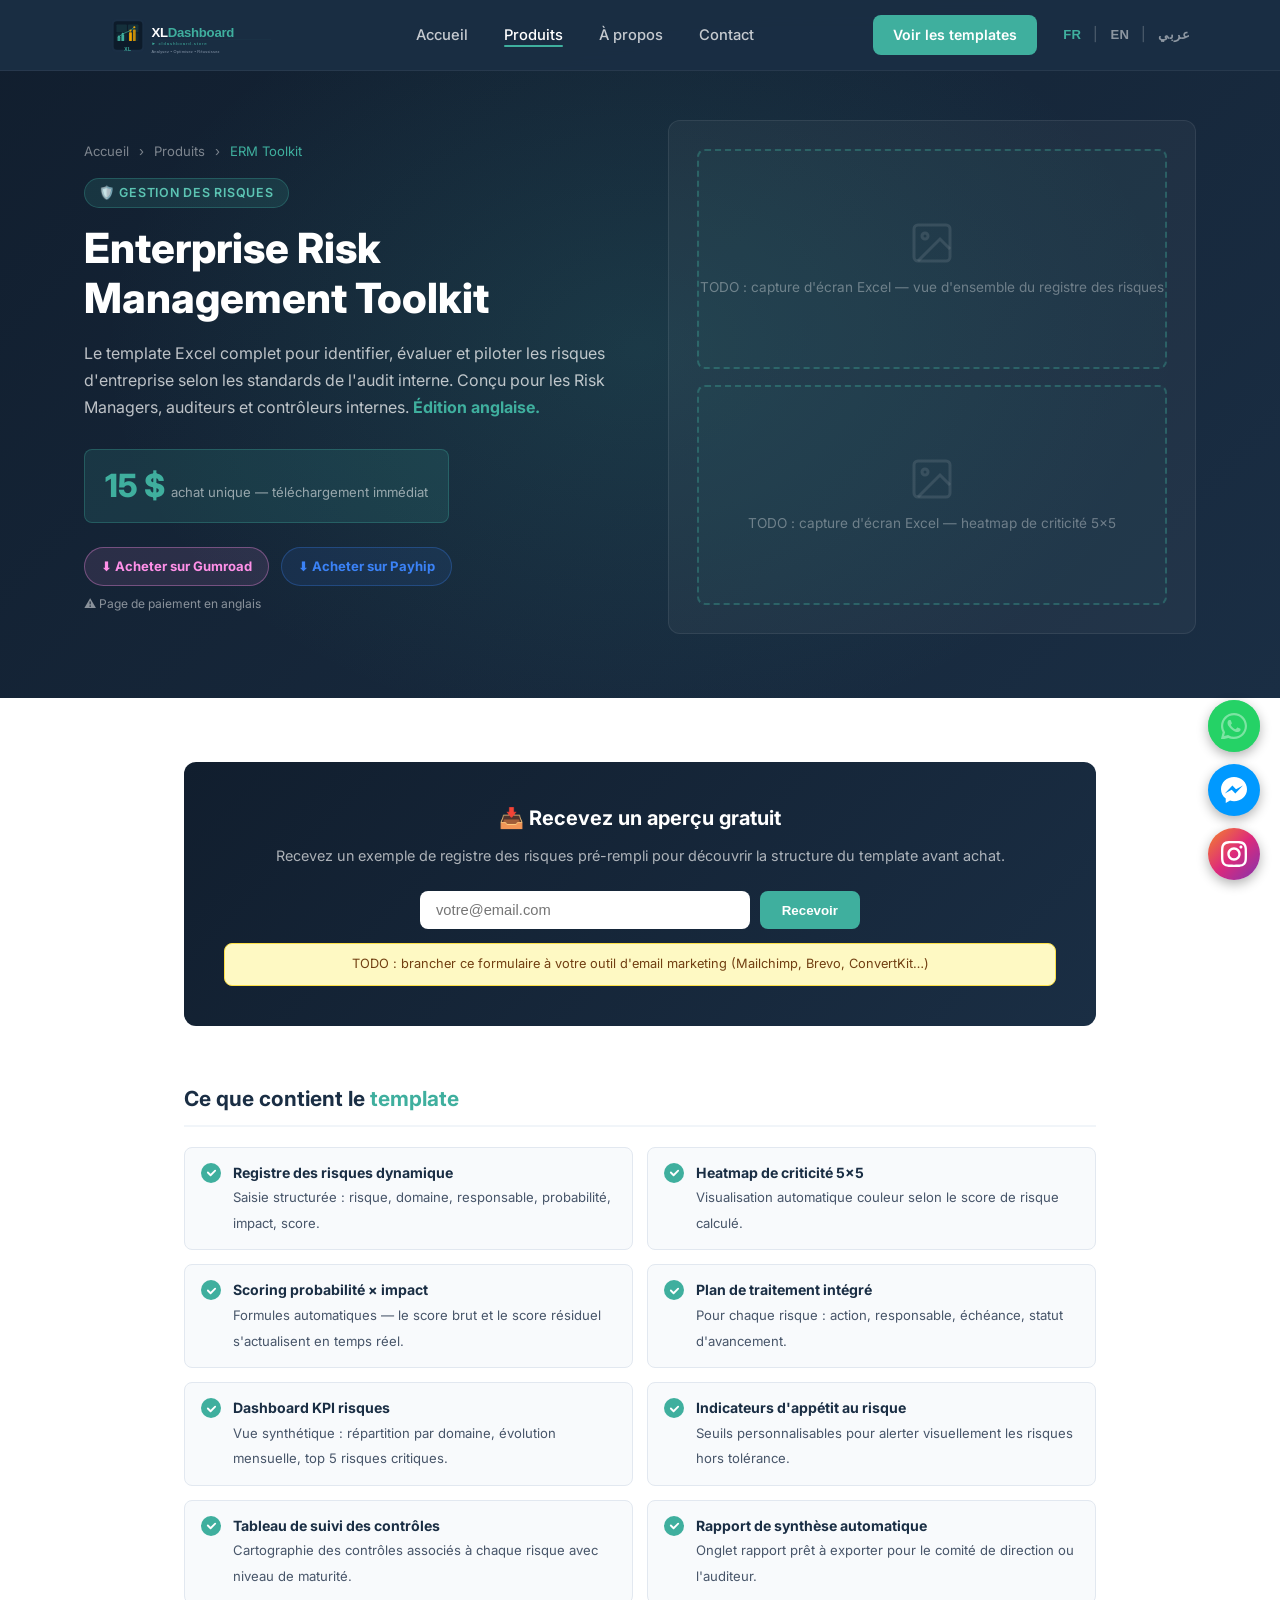
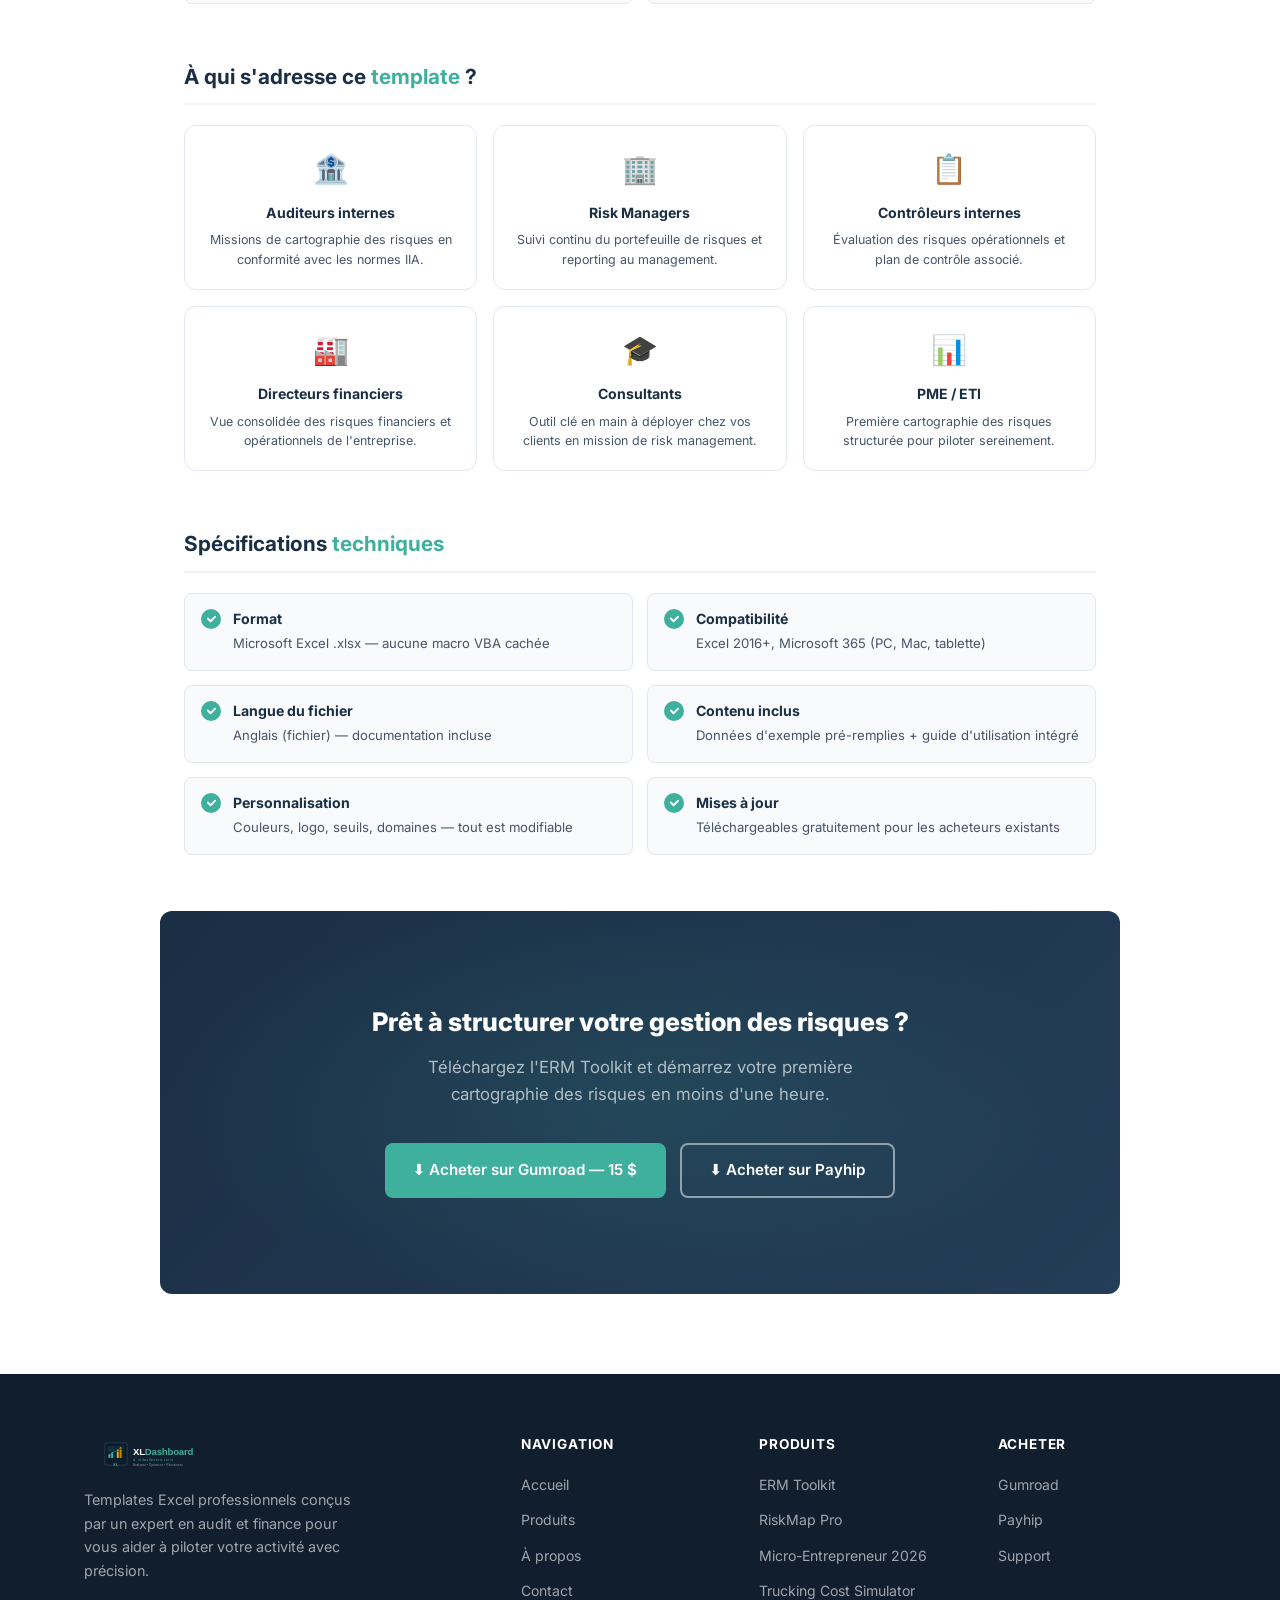
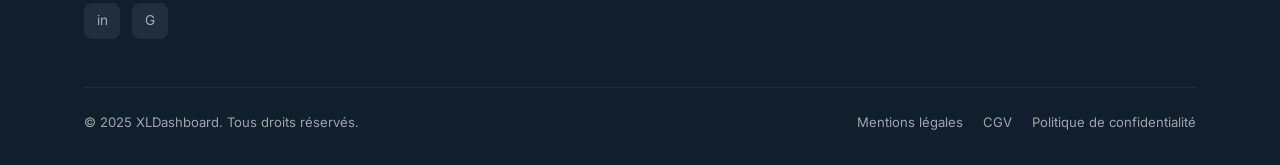
<file: templates/erm-toolkit.html>
<!DOCTYPE html>
<html lang="fr" dir="ltr">
<head>
  <meta charset="UTF-8" />
  <link rel="icon" href="../favicon.svg" type="image/svg+xml">
  <meta name="viewport" content="width=device-width, initial-scale=1.0" />
  <title>Enterprise Risk Management Toolkit — Template Excel | XLDashboard</title>
  <!-- SEO -->
  <link rel="canonical" href="https://xldashboard.store/templates/erm-toolkit.html" />
  <meta name="description" content="Template Excel ERM pour identifier, évaluer et piloter les risques d'entreprise. Heatmap, dashboard KPI, plan de traitement. 15$ — téléchargement immédiat." />
  <!-- Open Graph -->
  <meta property="og:type" content="product" />
  <meta property="og:site_name" content="XLDashboard" />
  <meta property="og:locale" content="fr_FR" />
  <meta property="og:title" content="Enterprise Risk Management Toolkit — Template Excel | XLDashboard" />
  <meta property="og:description" content="Template Excel ERM pour identifier, évaluer et piloter les risques d'entreprise. Heatmap, dashboard KPI, plan de traitement. 15$ — téléchargement immédiat." />
  <meta property="og:url" content="https://xldashboard.store/templates/erm-toolkit.html" />
  <meta property="og:image" content="https://xldashboard.store/assets/og-image.png" />
  <!-- Twitter Card -->
  <meta name="twitter:card" content="summary_large_image" />
  <meta name="twitter:title" content="Enterprise Risk Management Toolkit — Template Excel | XLDashboard" />
  <meta name="twitter:description" content="Template Excel ERM pour identifier, évaluer et piloter les risques d'entreprise. Heatmap, dashboard KPI, plan de traitement. 15$ — téléchargement immédiat." />
  <meta name="twitter:image" content="https://xldashboard.store/assets/og-image.png" />
  <link rel="preconnect" href="https://fonts.googleapis.com" />
  <link href="https://fonts.googleapis.com/css2?family=Inter:wght@400;500;600;700;800&display=swap" rel="stylesheet" />
  <link rel="stylesheet" href="../css/style.css" />
  <style>
    .prod-hero { background: linear-gradient(135deg,var(--navy-dark) 0%,var(--navy) 100%); padding:120px 0 64px; position:relative; overflow:hidden; }
    .prod-hero::before { content:''; position:absolute; inset:0; background:radial-gradient(ellipse 60% 80% at 50% 50%,rgba(63,175,158,.14) 0%,transparent 70%); }
    .prod-hero > * { position:relative; }
    .prod-hero-inner { display:grid; grid-template-columns:1fr 1fr; gap:56px; align-items:center; }
    .prod-hero-content h1 { font-size:clamp(1.7rem,3.5vw,2.6rem); font-weight:800; color:var(--white); line-height:1.2; margin-bottom:16px; }
    .prod-hero-content .hero-desc { font-size:1rem; color:rgba(255,255,255,.72); line-height:1.7; margin-bottom:28px; }
    .prod-price-box { display:inline-flex; align-items:baseline; gap:6px; background:rgba(63,175,158,.15); border:1px solid rgba(63,175,158,.3); padding:10px 20px; border-radius:var(--radius-sm); margin-bottom:24px; }
    .prod-price-box .price { font-size:2rem; font-weight:800; color:var(--emerald); }
    .prod-price-box .once { font-size:.82rem; color:rgba(255,255,255,.55); }
    .prod-buy-btns { display:flex; gap:12px; flex-wrap:wrap; }
    .prod-hero-visual { background:rgba(255,255,255,.04); border:1px solid rgba(255,255,255,.08); border-radius:var(--radius); padding:28px; min-height:280px; display:flex; flex-direction:column; align-items:center; justify-content:center; gap:16px; }
    .todo-screenshot { border:2px dashed rgba(63,175,158,.35); border-radius:var(--radius-sm); width:100%; min-height:220px; display:flex; flex-direction:column; align-items:center; justify-content:center; gap:10px; color:rgba(255,255,255,.35); font-size:.85rem; background:rgba(63,175,158,.04); }
    .todo-screenshot svg { opacity:.3; }

    .prod-body { max-width:960px; margin:0 auto; padding:64px 24px 80px; }
    .prod-section { margin-bottom:56px; }
    .prod-section h2 { font-size:1.3rem; font-weight:700; color:var(--navy); margin-bottom:20px; padding-bottom:10px; border-bottom:2px solid var(--gray-100); }
    .prod-section h2 span { color:var(--emerald); }
    .features-list { display:grid; grid-template-columns:1fr 1fr; gap:14px; }
    .feature-item { display:flex; align-items:flex-start; gap:12px; padding:14px 16px; background:var(--gray-50); border-radius:var(--radius-sm); border:1px solid var(--gray-200); }
    .feature-check { width:20px; height:20px; background:var(--emerald); border-radius:50%; display:flex; align-items:center; justify-content:center; flex-shrink:0; margin-top:1px; }
    .feature-check svg { width:11px; height:11px; }
    .feature-text strong { display:block; font-size:.88rem; font-weight:700; color:var(--navy); }
    .feature-text span { font-size:.82rem; color:var(--gray-600); line-height:1.5; }

    .use-cases { display:grid; grid-template-columns:repeat(3,1fr); gap:16px; }
    .use-case { background:var(--white); border:1px solid var(--gray-200); border-radius:var(--radius); padding:20px; text-align:center; transition:all var(--transition); }
    .use-case:hover { border-color:var(--emerald); box-shadow:var(--shadow); transform:translateY(-2px); }
    .use-case-icon { font-size:1.8rem; margin-bottom:10px; }
    .use-case-title { font-size:.88rem; font-weight:700; color:var(--navy); margin-bottom:6px; }
    .use-case-desc { font-size:.78rem; color:var(--gray-600); line-height:1.55; }

    .lead-magnet { background:linear-gradient(135deg,var(--navy-dark),var(--navy)); border-radius:var(--radius); padding:40px; text-align:center; margin-bottom:56px; }
    .lead-magnet h3 { font-size:1.25rem; font-weight:700; color:var(--white); margin-bottom:10px; }
    .lead-magnet p { font-size:.9rem; color:rgba(255,255,255,.65); margin-bottom:24px; }
    .lead-form { display:flex; gap:10px; max-width:440px; margin:0 auto; }
    .lead-form input { flex:1; padding:11px 16px; border-radius:var(--radius-sm); border:none; font-size:.92rem; }
    .lead-form button { padding:11px 22px; background:var(--emerald); color:white; border:none; border-radius:var(--radius-sm); font-weight:700; cursor:pointer; white-space:nowrap; transition:background var(--transition); }
    .lead-form button:hover { background:var(--emerald-dark); }
    .todo-box { background:#fef9c3; border:1px solid #fde047; border-radius:8px; padding:10px 16px; font-size:.8rem; color:#713f12; margin-top:14px; }

    .platform-badges { display:flex; gap:10px; }
    .platform-badge { display:inline-flex; align-items:center; gap:6px; padding:8px 16px; border-radius:100px; font-size:.82rem; font-weight:700; border:1.5px solid; transition:all var(--transition); text-decoration:none; }
    .platform-badge.gumroad { color:#ff90e8; border-color:rgba(255,144,232,.35); background:rgba(255,144,232,.1); }
    .platform-badge.gumroad:hover { background:rgba(255,144,232,.22); }
    .platform-badge.payhip { color:#3b82f6; border-color:rgba(59,130,246,.3); background:rgba(59,130,246,.1); }
    .platform-badge.payhip:hover { background:rgba(59,130,246,.22); }
    .lang-note { font-size:.75rem; color:rgba(255,255,255,.5); margin-top:8px; }

    @media (max-width:900px) { .prod-hero-inner { grid-template-columns:1fr; } .features-list { grid-template-columns:1fr; } .use-cases { grid-template-columns:1fr 1fr; } }
    @media (max-width:580px) { .use-cases { grid-template-columns:1fr; } .lead-form { flex-direction:column; } }
  </style>
<script type="application/ld+json">
{
  "@context": "https://schema.org",
  "@type": "Product",
  "name": "Enterprise Risk Management Toolkit",
  "description": "Template Excel ERM complet pour identifier, évaluer et piloter les risques d'entreprise. Conforme aux standards d'audit interne ISO 31000.",
  "brand": {"@type": "Brand", "name": "XLDashboard"},
  "offers": {"@type": "Offer", "price": "15.00", "priceCurrency": "USD", "availability": "https://schema.org/InStock", "url": "https://flissidigital.gumroad.com/l/enterprise-risk-management-dashboard"},
  "url": "https://xldashboard.store/templates/erm-toolkit.html"
}
</script>
<script type="application/ld+json">
{"@context":"https://schema.org","@type":"BreadcrumbList","itemListElement":[
  {"@type":"ListItem","position":1,"name":"Accueil","item":"https://xldashboard.store/"},
  {"@type":"ListItem","position":2,"name":"Produits","item":"https://xldashboard.store/products.html"},
  {"@type":"ListItem","position":3,"name":"ERM Toolkit","item":"https://xldashboard.store/templates/erm-toolkit.html"}
]}
</script>
</head>
<body data-page="product">

<nav class="navbar">
  <div class="container">
    <div class="nav-inner">
      <a href="../index.html" class="navbar-logo">
<svg width="220" height="55" viewBox="0 0 680 200" role="img">
<title>Logo XLDashboard</title>
<rect x="40" y="40" width="120" height="120" rx="16" fill="#1A2E44"/>
<rect x="48" y="48" width="104" height="104" rx="12" fill="#0D1B2A"/>
<rect x="58" y="60" width="38" height="28" rx="3" fill="#3FAF9E" opacity="0.15"/>
<rect x="100" y="60" width="38" height="28" rx="3" fill="#3FAF9E" opacity="0.15"/>
<rect x="58" y="92" width="38" height="28" rx="3" fill="#3FAF9E" opacity="0.08"/>
<rect x="100" y="92" width="38" height="28" rx="3" fill="#3FAF9E" opacity="0.08"/>
<rect x="62" y="104" width="10" height="16" rx="2" fill="#3FAF9E" opacity="0.9"/>
<rect x="76" y="96" width="10" height="24" rx="2" fill="#3FAF9E"/>
<rect x="104" y="88" width="10" height="32" rx="2" fill="#F0A500"/>
<rect x="118" y="78" width="10" height="42" rx="2" fill="#F0A500" opacity="0.8"/>
<polyline points="67,104 81,94 109,82 123,70" fill="none" stroke="#3FAF9E" stroke-width="2.5" stroke-linecap="round" stroke-linejoin="round"/>
<circle cx="67" cy="104" r="4" fill="#3FAF9E"/>
<circle cx="81" cy="94" r="4" fill="#3FAF9E"/>
<circle cx="109" cy="82" r="4" fill="#F0A500"/>
<circle cx="123" cy="70" r="4" fill="#F0A500"/>
<text x="100" y="158" text-anchor="middle" font-family="Arial Black, sans-serif" font-size="18" font-weight="900" fill="#3FAF9E" letter-spacing="2">XL</text>
<text x="185" y="105" font-family="Arial, sans-serif" font-size="48" font-weight="900" fill="#FFFFFF" letter-spacing="-1">XL<tspan fill="#3FAF9E">Dashboard</tspan></text>
<text x="185" y="135" font-family="Arial, sans-serif" font-size="16" font-weight="400" fill="#3FAF9E" letter-spacing="3">&#9658; xldashboard.store</text>
<text x="185" y="162" font-family="Arial, sans-serif" font-size="14" font-weight="400" fill="#8899AA" letter-spacing="1">Analysez &#8226; Optimisez &#8226; R&#233;ussissez</text>
<line x1="185" y1="115" x2="620" y2="115" stroke="#3FAF9E" stroke-width="0.5" opacity="0.3"/>
</svg>
</a>
      <ul class="nav-links">
        <li><a href="../index.html" data-i18n="nav.home">Accueil</a></li>
        <li><a href="../products.html" data-i18n="nav.products" class="active">Produits</a></li>
        <li><a href="../about.html" data-i18n="nav.about">À propos</a></li>
        <li><a href="../contact.html" data-i18n="nav.contact">Contact</a></li>
      </ul>
      <div style="display:flex;align-items:center;gap:8px">
        <a href="../products.html" class="btn btn-primary btn-sm nav-cta" data-i18n="nav.cta">Voir les templates</a>
        <div class="lang-switcher">
          <button class="lang-btn active" data-lang="fr">FR</button>
          <span class="lang-sep">|</span>
          <button class="lang-btn" data-lang="en">EN</button>
          <span class="lang-sep">|</span>
          <button class="lang-btn" data-lang="ar">عربي</button>
        </div>
      </div>
      <button class="hamburger" aria-label="Menu" aria-expanded="false"><span></span><span></span><span></span></button>
    </div>
    <div class="mobile-menu">
      <a href="../index.html" data-i18n="nav.home">Accueil</a>
      <a href="../products.html" data-i18n="nav.products">Produits</a>
      <a href="../about.html" data-i18n="nav.about">À propos</a>
      <a href="../contact.html" data-i18n="nav.contact">Contact</a>
      <div class="lang-switcher" style="padding:8px 0">
        <button class="lang-btn active" data-lang="fr">FR</button>
        <span class="lang-sep">|</span>
        <button class="lang-btn" data-lang="en">EN</button>
        <span class="lang-sep">|</span>
        <button class="lang-btn" data-lang="ar">عربي</button>
      </div>
    </div>
  </div>
</nav>
<div id="lang-banner" class="lang-banner" style="display:none">
  <span id="lang-banner-text"></span>
  <button id="lang-banner-close" class="lang-banner-close">×</button>
</div>

<!-- ===== PRODUCT HERO ===== -->
<div class="prod-hero">
  <div class="container">
    <div class="prod-hero-inner">
      <div class="prod-hero-content">
        <nav aria-label="Fil d'Ariane" style="margin-bottom:16px;font-size:.82rem;color:rgba(255,255,255,.45)">
          <a href="../index.html" style="color:rgba(255,255,255,.45)">Accueil</a>
          <span style="margin:0 6px">›</span>
          <a href="../products.html" style="color:rgba(255,255,255,.45)">Produits</a>
          <span style="margin:0 6px">›</span>
          <span style="color:var(--emerald)">ERM Toolkit</span>
        </nav>
        <span class="badge" style="background:rgba(63,175,158,.15);border:1px solid rgba(63,175,158,.3);color:var(--emerald-light)">🛡️ Gestion des risques</span>
        <h1>Enterprise Risk Management Toolkit</h1>
        <p class="hero-desc">Le template Excel complet pour identifier, évaluer et piloter les risques d'entreprise selon les standards de l'audit interne. Conçu pour les Risk Managers, auditeurs et contrôleurs internes. <strong style="color:var(--emerald)">Édition anglaise.</strong></p>
        <div class="prod-price-box">
          <span class="price">15 $</span>
          <span class="once">achat unique — téléchargement immédiat</span>
        </div>
        <div class="prod-buy-btns">
          <a href="https://flissidigital.gumroad.com/l/enterprise-risk-management-dashboard"
             class="platform-badge gumroad" target="_blank" rel="noopener">⬇ Acheter sur Gumroad</a>
          <a href="https://payhip.com/b/sxrmq"
             class="platform-badge payhip" target="_blank" rel="noopener">⬇ Acheter sur Payhip</a>
        </div>
        <p class="lang-note">⚠ Page de paiement en anglais</p>
      </div>
      <div class="prod-hero-visual">
        <div class="todo-screenshot">
          <svg width="48" height="48" viewBox="0 0 24 24" fill="none" stroke="currentColor" stroke-width="1.5">
            <rect x="3" y="3" width="18" height="18" rx="2"/><circle cx="8.5" cy="8.5" r="1.5"/>
            <path d="m21 15-5-5L5 21"/>
          </svg>
          <span>TODO : capture d'écran Excel — vue d'ensemble du registre des risques</span>
        </div>
        <div class="todo-screenshot">
          <svg width="48" height="48" viewBox="0 0 24 24" fill="none" stroke="currentColor" stroke-width="1.5">
            <rect x="3" y="3" width="18" height="18" rx="2"/><circle cx="8.5" cy="8.5" r="1.5"/>
            <path d="m21 15-5-5L5 21"/>
          </svg>
          <span>TODO : capture d'écran Excel — heatmap de criticité 5×5</span>
        </div>
      </div>
    </div>
  </div>
</div>

<!-- ===== PRODUCT BODY ===== -->
<div class="prod-body">
    <!-- TODO lead magnet : connecter ce formulaire à un service email (Mailchimp, Brevo, ConvertKit…) -->
    <div class="lead-magnet">
      <h3>📥 Recevez un aperçu gratuit</h3>
      <p>Recevez un exemple de registre des risques pré-rempli pour découvrir la structure du template avant achat.</p>
      <form class="lead-form" onsubmit="return false">
        <input type="email" placeholder="votre@email.com" required />
        <button type="submit">Recevoir</button>
      </form>
      <div class="todo-box">TODO : brancher ce formulaire à votre outil d'email marketing (Mailchimp, Brevo, ConvertKit…)</div>
    </div>

    <div class="prod-section">
      <h2>Ce que contient le <span>template</span></h2>
      <div class="features-list">
        <div class="feature-item">
          <div class="feature-check"><svg viewBox="0 0 12 12" fill="none"><path d="M2 6l3 3 5-5" stroke="white" stroke-width="2" stroke-linecap="round" stroke-linejoin="round"/></svg></div>
          <div class="feature-text"><strong>Registre des risques dynamique</strong><span>Saisie structurée : risque, domaine, responsable, probabilité, impact, score.</span></div>
        </div>
        <div class="feature-item">
          <div class="feature-check"><svg viewBox="0 0 12 12" fill="none"><path d="M2 6l3 3 5-5" stroke="white" stroke-width="2" stroke-linecap="round" stroke-linejoin="round"/></svg></div>
          <div class="feature-text"><strong>Heatmap de criticité 5×5</strong><span>Visualisation automatique couleur selon le score de risque calculé.</span></div>
        </div>
        <div class="feature-item">
          <div class="feature-check"><svg viewBox="0 0 12 12" fill="none"><path d="M2 6l3 3 5-5" stroke="white" stroke-width="2" stroke-linecap="round" stroke-linejoin="round"/></svg></div>
          <div class="feature-text"><strong>Scoring probabilité × impact</strong><span>Formules automatiques — le score brut et le score résiduel s'actualisent en temps réel.</span></div>
        </div>
        <div class="feature-item">
          <div class="feature-check"><svg viewBox="0 0 12 12" fill="none"><path d="M2 6l3 3 5-5" stroke="white" stroke-width="2" stroke-linecap="round" stroke-linejoin="round"/></svg></div>
          <div class="feature-text"><strong>Plan de traitement intégré</strong><span>Pour chaque risque : action, responsable, échéance, statut d'avancement.</span></div>
        </div>
        <div class="feature-item">
          <div class="feature-check"><svg viewBox="0 0 12 12" fill="none"><path d="M2 6l3 3 5-5" stroke="white" stroke-width="2" stroke-linecap="round" stroke-linejoin="round"/></svg></div>
          <div class="feature-text"><strong>Dashboard KPI risques</strong><span>Vue synthétique : répartition par domaine, évolution mensuelle, top 5 risques critiques.</span></div>
        </div>
        <div class="feature-item">
          <div class="feature-check"><svg viewBox="0 0 12 12" fill="none"><path d="M2 6l3 3 5-5" stroke="white" stroke-width="2" stroke-linecap="round" stroke-linejoin="round"/></svg></div>
          <div class="feature-text"><strong>Indicateurs d'appétit au risque</strong><span>Seuils personnalisables pour alerter visuellement les risques hors tolérance.</span></div>
        </div>
        <div class="feature-item">
          <div class="feature-check"><svg viewBox="0 0 12 12" fill="none"><path d="M2 6l3 3 5-5" stroke="white" stroke-width="2" stroke-linecap="round" stroke-linejoin="round"/></svg></div>
          <div class="feature-text"><strong>Tableau de suivi des contrôles</strong><span>Cartographie des contrôles associés à chaque risque avec niveau de maturité.</span></div>
        </div>
        <div class="feature-item">
          <div class="feature-check"><svg viewBox="0 0 12 12" fill="none"><path d="M2 6l3 3 5-5" stroke="white" stroke-width="2" stroke-linecap="round" stroke-linejoin="round"/></svg></div>
          <div class="feature-text"><strong>Rapport de synthèse automatique</strong><span>Onglet rapport prêt à exporter pour le comité de direction ou l'auditeur.</span></div>
        </div>
      </div>
    </div>

    <div class="prod-section">
      <h2>À qui s'adresse ce <span>template</span> ?</h2>
      <div class="use-cases">
      <div class="use-case">
        <div class="use-case-icon">🏦</div>
        <div class="use-case-title">Auditeurs internes</div>
        <p class="use-case-desc">Missions de cartographie des risques en conformité avec les normes IIA.</p>
      </div>
      <div class="use-case">
        <div class="use-case-icon">🏢</div>
        <div class="use-case-title">Risk Managers</div>
        <p class="use-case-desc">Suivi continu du portefeuille de risques et reporting au management.</p>
      </div>
      <div class="use-case">
        <div class="use-case-icon">📋</div>
        <div class="use-case-title">Contrôleurs internes</div>
        <p class="use-case-desc">Évaluation des risques opérationnels et plan de contrôle associé.</p>
      </div>
      <div class="use-case">
        <div class="use-case-icon">🏭</div>
        <div class="use-case-title">Directeurs financiers</div>
        <p class="use-case-desc">Vue consolidée des risques financiers et opérationnels de l'entreprise.</p>
      </div>
      <div class="use-case">
        <div class="use-case-icon">🎓</div>
        <div class="use-case-title">Consultants</div>
        <p class="use-case-desc">Outil clé en main à déployer chez vos clients en mission de risk management.</p>
      </div>
      <div class="use-case">
        <div class="use-case-icon">📊</div>
        <div class="use-case-title">PME / ETI</div>
        <p class="use-case-desc">Première cartographie des risques structurée pour piloter sereinement.</p>
      </div>
      </div>
    </div>

    <div class="prod-section">
      <h2>Spécifications <span>techniques</span></h2>
      <div class="features-list">
        <div class="feature-item">
          <div class="feature-check"><svg viewBox="0 0 12 12" fill="none"><path d="M2 6l3 3 5-5" stroke="white" stroke-width="2" stroke-linecap="round" stroke-linejoin="round"/></svg></div>
          <div class="feature-text"><strong>Format</strong><span>Microsoft Excel .xlsx — aucune macro VBA cachée</span></div>
        </div>
        <div class="feature-item">
          <div class="feature-check"><svg viewBox="0 0 12 12" fill="none"><path d="M2 6l3 3 5-5" stroke="white" stroke-width="2" stroke-linecap="round" stroke-linejoin="round"/></svg></div>
          <div class="feature-text"><strong>Compatibilité</strong><span>Excel 2016+, Microsoft 365 (PC, Mac, tablette)</span></div>
        </div>
        <div class="feature-item">
          <div class="feature-check"><svg viewBox="0 0 12 12" fill="none"><path d="M2 6l3 3 5-5" stroke="white" stroke-width="2" stroke-linecap="round" stroke-linejoin="round"/></svg></div>
          <div class="feature-text"><strong>Langue du fichier</strong><span>Anglais (fichier) — documentation incluse</span></div>
        </div>
        <div class="feature-item">
          <div class="feature-check"><svg viewBox="0 0 12 12" fill="none"><path d="M2 6l3 3 5-5" stroke="white" stroke-width="2" stroke-linecap="round" stroke-linejoin="round"/></svg></div>
          <div class="feature-text"><strong>Contenu inclus</strong><span>Données d'exemple pré-remplies + guide d'utilisation intégré</span></div>
        </div>
        <div class="feature-item">
          <div class="feature-check"><svg viewBox="0 0 12 12" fill="none"><path d="M2 6l3 3 5-5" stroke="white" stroke-width="2" stroke-linecap="round" stroke-linejoin="round"/></svg></div>
          <div class="feature-text"><strong>Personnalisation</strong><span>Couleurs, logo, seuils, domaines — tout est modifiable</span></div>
        </div>
        <div class="feature-item">
          <div class="feature-check"><svg viewBox="0 0 12 12" fill="none"><path d="M2 6l3 3 5-5" stroke="white" stroke-width="2" stroke-linecap="round" stroke-linejoin="round"/></svg></div>
          <div class="feature-text"><strong>Mises à jour</strong><span>Téléchargeables gratuitement pour les acheteurs existants</span></div>
        </div>
      </div>
    </div>

    <section class="cta-section" style="border-radius:var(--radius);margin:0 -24px">
      <div class="container">
        <h2 class="cta-title" style="font-size:1.6rem">Prêt à structurer votre gestion des risques ?</h2>
        <p class="cta-desc">Téléchargez l'ERM Toolkit et démarrez votre première cartographie des risques en moins d'une heure.</p>
        <div class="cta-actions">
          <a href="https://flissidigital.gumroad.com/l/enterprise-risk-management-dashboard"
             class="btn btn-primary" target="_blank" rel="noopener">⬇ Acheter sur Gumroad — 15 $</a>
          <a href="https://payhip.com/b/sxrmq"
             class="btn btn-outline" target="_blank" rel="noopener">⬇ Acheter sur Payhip</a>
        </div>
      </div>
    </section>
</div>

<footer class="footer">
  <div class="container">
    <div class="footer-grid">
      <div class="footer-brand">
        <a href="../index.html" class="navbar-logo">
<svg width="220" height="55" viewBox="0 0 680 200" role="img" style="height:40px;width:auto;">
<title>Logo XLDashboard</title>
<rect x="40" y="40" width="120" height="120" rx="16" fill="#1A2E44"/>
<rect x="48" y="48" width="104" height="104" rx="12" fill="#0D1B2A"/>
<rect x="58" y="60" width="38" height="28" rx="3" fill="#3FAF9E" opacity="0.15"/>
<rect x="100" y="60" width="38" height="28" rx="3" fill="#3FAF9E" opacity="0.15"/>
<rect x="58" y="92" width="38" height="28" rx="3" fill="#3FAF9E" opacity="0.08"/>
<rect x="100" y="92" width="38" height="28" rx="3" fill="#3FAF9E" opacity="0.08"/>
<rect x="62" y="104" width="10" height="16" rx="2" fill="#3FAF9E" opacity="0.9"/>
<rect x="76" y="96" width="10" height="24" rx="2" fill="#3FAF9E"/>
<rect x="104" y="88" width="10" height="32" rx="2" fill="#F0A500"/>
<rect x="118" y="78" width="10" height="42" rx="2" fill="#F0A500" opacity="0.8"/>
<polyline points="67,104 81,94 109,82 123,70" fill="none" stroke="#3FAF9E" stroke-width="2.5" stroke-linecap="round" stroke-linejoin="round"/>
<circle cx="67" cy="104" r="4" fill="#3FAF9E"/>
<circle cx="81" cy="94" r="4" fill="#3FAF9E"/>
<circle cx="109" cy="82" r="4" fill="#F0A500"/>
<circle cx="123" cy="70" r="4" fill="#F0A500"/>
<text x="100" y="158" text-anchor="middle" font-family="Arial Black, sans-serif" font-size="18" font-weight="900" fill="#3FAF9E" letter-spacing="2">XL</text>
<text x="185" y="105" font-family="Arial, sans-serif" font-size="48" font-weight="900" fill="#FFFFFF" letter-spacing="-1">XL<tspan fill="#3FAF9E">Dashboard</tspan></text>
<text x="185" y="135" font-family="Arial, sans-serif" font-size="16" font-weight="400" fill="#3FAF9E" letter-spacing="3">&#9658; xldashboard.store</text>
<text x="185" y="162" font-family="Arial, sans-serif" font-size="14" font-weight="400" fill="#8899AA" letter-spacing="1">Analysez &#8226; Optimisez &#8226; R&#233;ussissez</text>
<line x1="185" y1="115" x2="620" y2="115" stroke="#3FAF9E" stroke-width="0.5" opacity="0.3"/>
</svg>
</a>
        <p data-i18n="footer.desc">Templates Excel professionnels conçus par un expert en audit et finance.</p>
        <div class="footer-social">
          <a href="https://www.linkedin.com/in/mourad-f-18089923/" class="social-btn" aria-label="LinkedIn" target="_blank" rel="noopener">in</a>
          <a href="https://flissidigital.gumroad.com/" class="social-btn" aria-label="Gumroad" target="_blank" rel="noopener">G</a>
        </div>
      </div>
      <div>
        <div class="footer-title">Navigation</div>
        <ul class="footer-links">
          <li><a href="../index.html">Accueil</a></li>
          <li><a href="../products.html">Produits</a></li>
          <li><a href="../about.html">À propos</a></li>
          <li><a href="../contact.html">Contact</a></li>
        </ul>
      </div>
      <div>
        <div class="footer-title">Produits</div>
        <ul class="footer-links">
          <li><a href="erm-toolkit.html">ERM Toolkit</a></li>
          <li><a href="riskmap-pro.html">RiskMap Pro</a></li>
          <li><a href="micro-entrepreneur-2026.html">Micro-Entrepreneur 2026</a></li>
          <li><a href="trucking-cost-simulator.html">Trucking Cost Simulator</a></li>
        </ul>
      </div>
      <div>
        <div class="footer-title">Acheter</div>
        <ul class="footer-links">
          <li><a href="https://flissidigital.gumroad.com/" target="_blank" rel="noopener">Gumroad</a></li>
          <li><a href="https://payhip.com/FlissiDigital" target="_blank" rel="noopener">Payhip</a></li>
          <li><a href="../contact.html">Support</a></li>
        </ul>
      </div>
    </div>
    <div class="footer-bottom">
      <span>© 2025 XLDashboard. Tous droits réservés.</span>
      <div style="display:flex;gap:20px">
        <a href="../mentions-legales.html">Mentions légales</a>
        <a href="../cgv.html">CGV</a>
        <a href="../politique-confidentialite.html">Politique de confidentialité</a>
      </div>
    </div>
  </div>
</footer>

<script src="../js/main.js"></script>
<script src="../js/i18n.js"></script>

<div class="float-social">
  <a href="https://wa.me/213540226131?text=Bonjour%2C%20je%20suis%20int%C3%A9ress%C3%A9%20par%20vos%20templates%20Excel%20XLDashboard"
     class="float-btn float-whatsapp" target="_blank" rel="noopener" aria-label="WhatsApp">
    <svg xmlns="http://www.w3.org/2000/svg" viewBox="0 0 24 24" fill="white" width="26" height="26">
      <path d="M17.472 14.382c-.297-.149-1.758-.867-2.03-.967-.273-.099-.471-.148-.67.15-.197.297-.767.966-.94 1.164-.173.199-.347.223-.644.075-.297-.15-1.255-.463-2.39-1.475-.883-.788-1.48-1.761-1.653-2.059-.173-.297-.018-.458.13-.606.134-.133.298-.347.446-.52.149-.174.198-.298.298-.497.099-.198.05-.371-.025-.52-.075-.149-.669-1.612-.916-2.207-.242-.579-.487-.5-.669-.51-.173-.008-.371-.01-.57-.01-.198 0-.52.074-.792.372-.272.297-1.04 1.016-1.04 2.479 0 1.462 1.065 2.875 1.213 3.074.149.198 2.096 3.2 5.077 4.487.709.306 1.262.489 1.694.625.712.227 1.36.195 1.871.118.571-.085 1.758-.719 2.006-1.413.248-.694.248-1.289.173-1.413-.074-.124-.272-.198-.57-.347z"/>
      <path d="M12 0C5.373 0 0 5.373 0 12c0 2.123.555 4.116 1.528 5.847L.057 23.57a.75.75 0 0 0 .906.919l5.857-1.435A11.943 11.943 0 0 0 12 24c6.627 0 12-5.373 12-12S18.627 0 12 0zm0 22a9.943 9.943 0 0 1-5.073-1.384l-.363-.214-3.763.923.967-3.665-.236-.376A9.946 9.946 0 0 1 2 12C2 6.477 6.477 2 12 2s10 4.477 10 10-4.477 10-10 10z"/>
    </svg>
    <span class="float-pulse"></span>
  </a>
  <a href="https://m.me/xldashboard" class="float-btn float-messenger" target="_blank" rel="noopener" aria-label="Messenger">
    <svg xmlns="http://www.w3.org/2000/svg" viewBox="0 0 24 24" fill="white" width="26" height="26">
      <path d="M12 0C5.373 0 0 5.04 0 11.255c0 3.457 1.7 6.542 4.373 8.582V24l3.981-2.193a13.08 13.08 0 0 0 3.646.514C18.627 22.321 24 17.47 24 11.255 24 5.04 18.627 0 12 0zm1.22 15.144L9.9 11.667 3.52 15.144 10.506 7.8l3.368 3.477 6.327-3.477-6.981 7.344z"/>
    </svg>
  </a>
  <a href="https://instagram.com/xldashboard" class="float-btn float-instagram" target="_blank" rel="noopener" aria-label="Instagram">
    <svg xmlns="http://www.w3.org/2000/svg" viewBox="0 0 24 24" fill="white" width="26" height="26">
      <path d="M12 2.163c3.204 0 3.584.012 4.85.07 3.252.148 4.771 1.691 4.919 4.919.058 1.265.069 1.645.069 4.849 0 3.205-.012 3.584-.069 4.849-.149 3.225-1.664 4.771-4.919 4.919-1.266.058-1.644.07-4.85.07-3.204 0-3.584-.012-4.849-.07-3.26-.149-4.771-1.699-4.919-4.92-.058-1.265-.07-1.644-.07-4.849 0-3.204.013-3.583.07-4.849.149-3.227 1.664-4.771 4.919-4.919 1.266-.057 1.645-.069 4.849-.069zm0-2.163c-3.259 0-3.667.014-4.947.072-4.358.2-6.78 2.618-6.98 6.98-.059 1.281-.073 1.689-.073 4.948 0 3.259.014 3.668.072 4.948.2 4.358 2.618 6.78 6.98 6.98 1.281.058 1.689.072 4.948.072 3.259 0 3.668-.014 4.948-.072 4.354-.2 6.782-2.618 6.979-6.98.059-1.28.073-1.689.073-4.948 0-3.259-.014-3.667-.072-4.947-.196-4.354-2.617-6.78-6.979-6.98-1.281-.059-1.69-.073-4.949-.073zm0 5.838c-3.403 0-6.162 2.759-6.162 6.162s2.759 6.163 6.162 6.163 6.162-2.759 6.162-6.163c0-3.403-2.759-6.162-6.162-6.162zm0 10.162c-2.209 0-4-1.79-4-4 0-2.209 1.791-4 4-4s4 1.791 4 4c0 2.21-1.791 4-4 4zm6.406-11.845c-.796 0-1.441.645-1.441 1.44s.645 1.44 1.441 1.44c.795 0 1.439-.645 1.439-1.44s-.644-1.44-1.439-1.44z"/>
    </svg>
  </a>
</div>
</body>
</html>
</file>
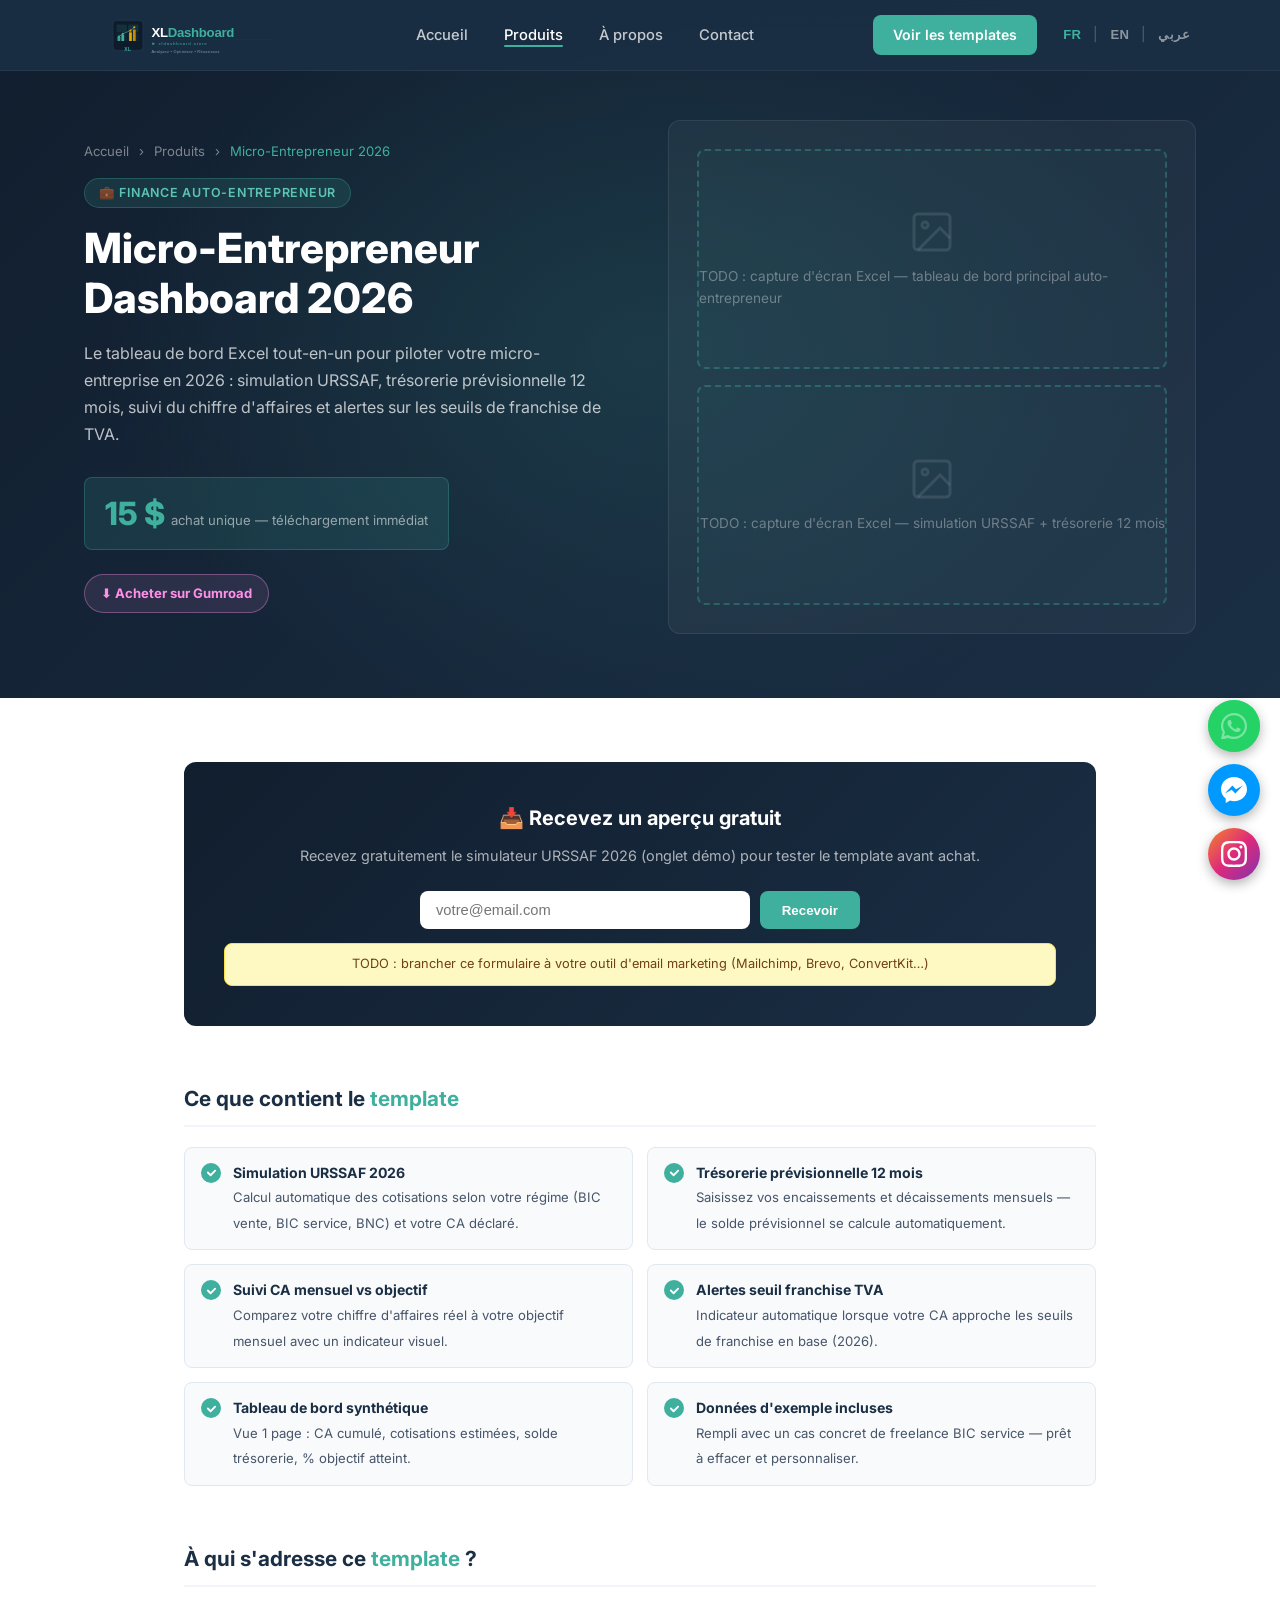
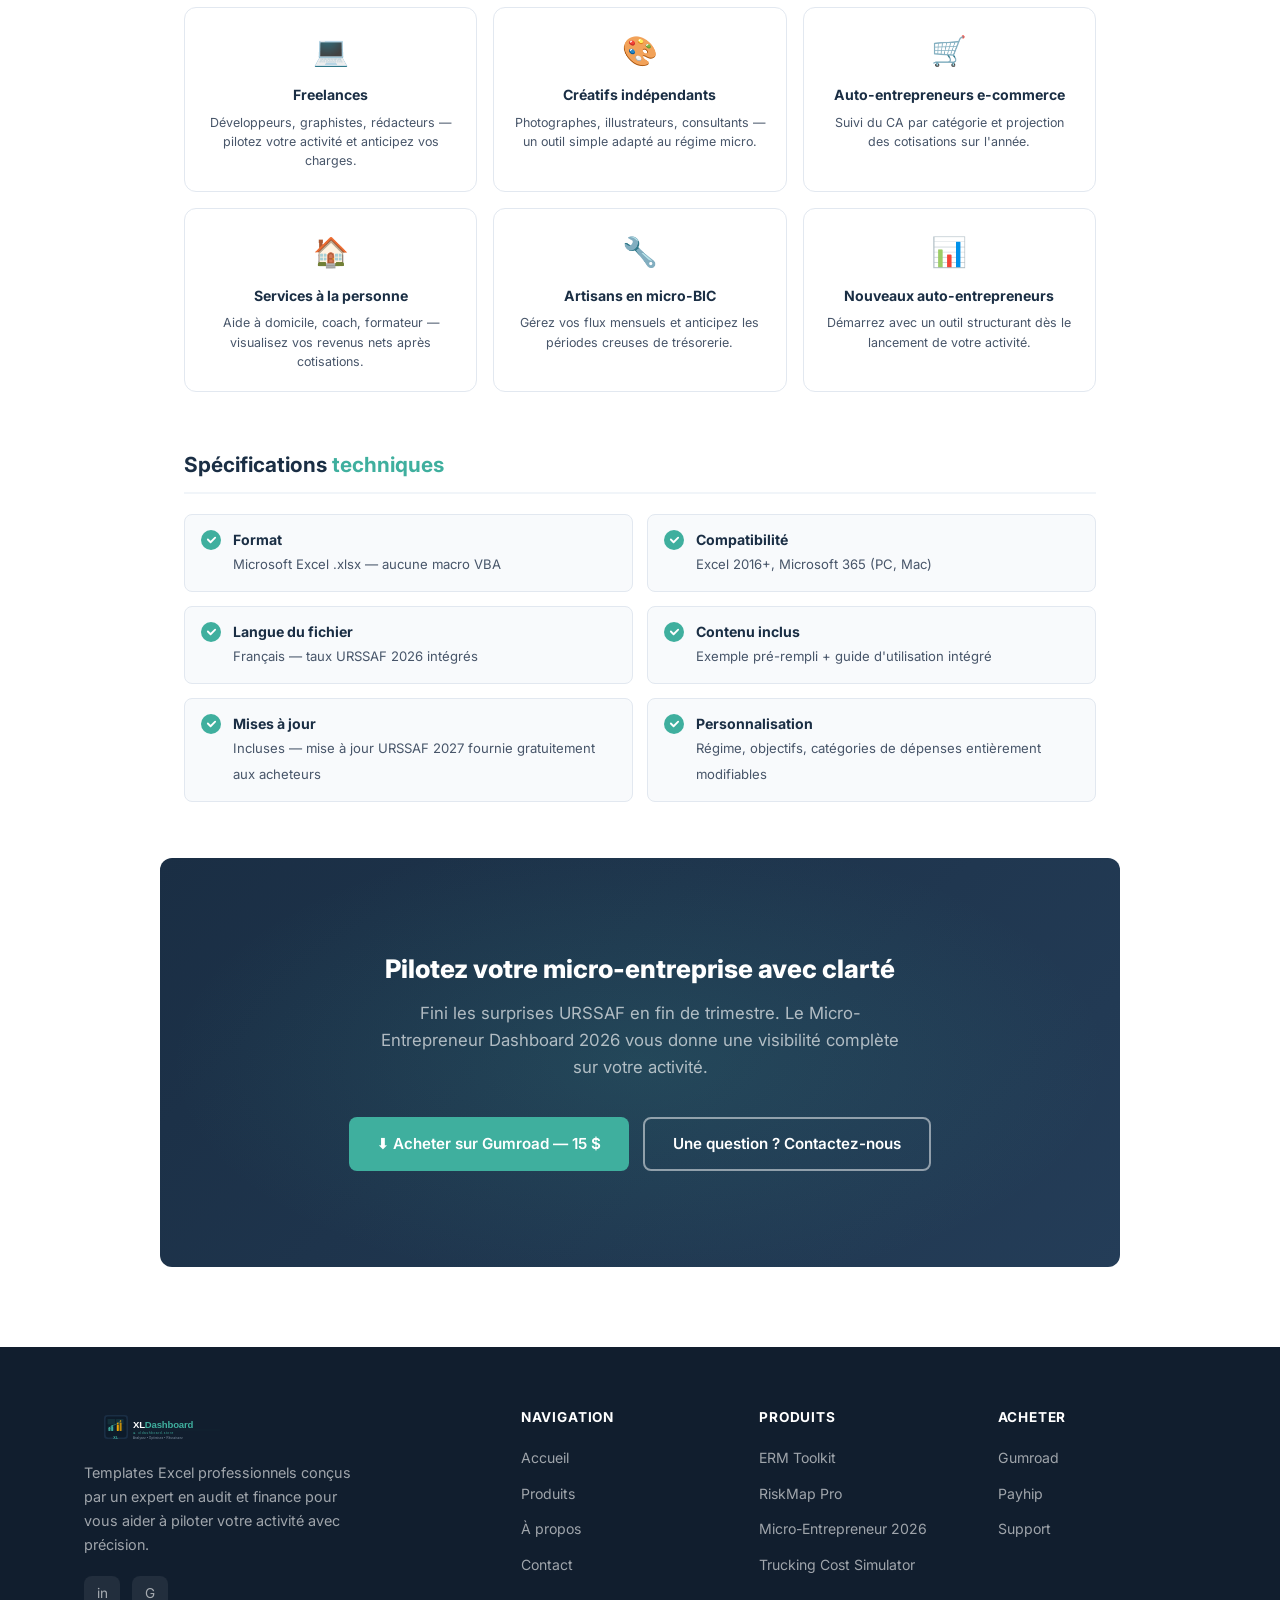
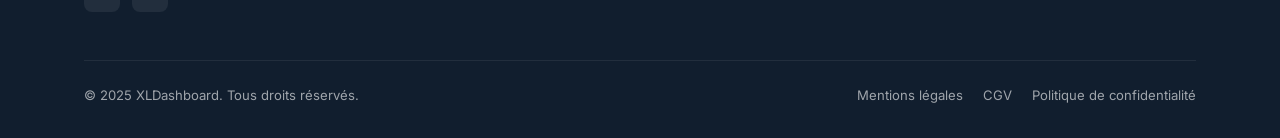
<file: templates/micro-entrepreneur-2026.html>
<!DOCTYPE html>
<html lang="fr" dir="ltr">
<head>
  <meta charset="UTF-8" />
  <link rel="icon" href="../favicon.svg" type="image/svg+xml">
  <meta name="viewport" content="width=device-width, initial-scale=1.0" />
  <title>Micro-Entrepreneur Dashboard 2026 — Excel auto-entrepreneur | XLDashboard</title>
  <!-- SEO -->
  <link rel="canonical" href="https://xldashboard.store/templates/micro-entrepreneur-2026.html" />
  <meta name="description" content="Tableau de bord Excel pour auto-entrepreneurs 2026 : simulation URSSAF, trésorerie 12 mois, suivi CA, alertes TVA. En français. 15$ — téléchargement immédiat." />
  <!-- Open Graph -->
  <meta property="og:type" content="product" />
  <meta property="og:site_name" content="XLDashboard" />
  <meta property="og:locale" content="fr_FR" />
  <meta property="og:title" content="Micro-Entrepreneur Dashboard 2026 — Excel auto-entrepreneur | XLDashboard" />
  <meta property="og:description" content="Tableau de bord Excel pour auto-entrepreneurs 2026 : simulation URSSAF, trésorerie 12 mois, suivi CA, alertes TVA. En français. 15$ — téléchargement immédiat." />
  <meta property="og:url" content="https://xldashboard.store/templates/micro-entrepreneur-2026.html" />
  <meta property="og:image" content="https://xldashboard.store/assets/og-image.png" />
  <!-- Twitter Card -->
  <meta name="twitter:card" content="summary_large_image" />
  <meta name="twitter:title" content="Micro-Entrepreneur Dashboard 2026 — Excel auto-entrepreneur | XLDashboard" />
  <meta name="twitter:description" content="Tableau de bord Excel pour auto-entrepreneurs 2026 : simulation URSSAF, trésorerie 12 mois, suivi CA, alertes TVA. En français. 15$ — téléchargement immédiat." />
  <meta name="twitter:image" content="https://xldashboard.store/assets/og-image.png" />
  <link rel="preconnect" href="https://fonts.googleapis.com" />
  <link href="https://fonts.googleapis.com/css2?family=Inter:wght@400;500;600;700;800&display=swap" rel="stylesheet" />
  <link rel="stylesheet" href="../css/style.css" />
  <style>
    .prod-hero { background: linear-gradient(135deg,var(--navy-dark) 0%,var(--navy) 100%); padding:120px 0 64px; position:relative; overflow:hidden; }
    .prod-hero::before { content:''; position:absolute; inset:0; background:radial-gradient(ellipse 60% 80% at 50% 50%,rgba(63,175,158,.14) 0%,transparent 70%); }
    .prod-hero > * { position:relative; }
    .prod-hero-inner { display:grid; grid-template-columns:1fr 1fr; gap:56px; align-items:center; }
    .prod-hero-content h1 { font-size:clamp(1.7rem,3.5vw,2.6rem); font-weight:800; color:var(--white); line-height:1.2; margin-bottom:16px; }
    .prod-hero-content .hero-desc { font-size:1rem; color:rgba(255,255,255,.72); line-height:1.7; margin-bottom:28px; }
    .prod-price-box { display:inline-flex; align-items:baseline; gap:6px; background:rgba(63,175,158,.15); border:1px solid rgba(63,175,158,.3); padding:10px 20px; border-radius:var(--radius-sm); margin-bottom:24px; }
    .prod-price-box .price { font-size:2rem; font-weight:800; color:var(--emerald); }
    .prod-price-box .once { font-size:.82rem; color:rgba(255,255,255,.55); }
    .prod-buy-btns { display:flex; gap:12px; flex-wrap:wrap; }
    .prod-hero-visual { background:rgba(255,255,255,.04); border:1px solid rgba(255,255,255,.08); border-radius:var(--radius); padding:28px; min-height:280px; display:flex; flex-direction:column; align-items:center; justify-content:center; gap:16px; }
    .todo-screenshot { border:2px dashed rgba(63,175,158,.35); border-radius:var(--radius-sm); width:100%; min-height:220px; display:flex; flex-direction:column; align-items:center; justify-content:center; gap:10px; color:rgba(255,255,255,.35); font-size:.85rem; background:rgba(63,175,158,.04); }
    .todo-screenshot svg { opacity:.3; }

    .prod-body { max-width:960px; margin:0 auto; padding:64px 24px 80px; }
    .prod-section { margin-bottom:56px; }
    .prod-section h2 { font-size:1.3rem; font-weight:700; color:var(--navy); margin-bottom:20px; padding-bottom:10px; border-bottom:2px solid var(--gray-100); }
    .prod-section h2 span { color:var(--emerald); }
    .features-list { display:grid; grid-template-columns:1fr 1fr; gap:14px; }
    .feature-item { display:flex; align-items:flex-start; gap:12px; padding:14px 16px; background:var(--gray-50); border-radius:var(--radius-sm); border:1px solid var(--gray-200); }
    .feature-check { width:20px; height:20px; background:var(--emerald); border-radius:50%; display:flex; align-items:center; justify-content:center; flex-shrink:0; margin-top:1px; }
    .feature-check svg { width:11px; height:11px; }
    .feature-text strong { display:block; font-size:.88rem; font-weight:700; color:var(--navy); }
    .feature-text span { font-size:.82rem; color:var(--gray-600); line-height:1.5; }

    .use-cases { display:grid; grid-template-columns:repeat(3,1fr); gap:16px; }
    .use-case { background:var(--white); border:1px solid var(--gray-200); border-radius:var(--radius); padding:20px; text-align:center; transition:all var(--transition); }
    .use-case:hover { border-color:var(--emerald); box-shadow:var(--shadow); transform:translateY(-2px); }
    .use-case-icon { font-size:1.8rem; margin-bottom:10px; }
    .use-case-title { font-size:.88rem; font-weight:700; color:var(--navy); margin-bottom:6px; }
    .use-case-desc { font-size:.78rem; color:var(--gray-600); line-height:1.55; }

    .lead-magnet { background:linear-gradient(135deg,var(--navy-dark),var(--navy)); border-radius:var(--radius); padding:40px; text-align:center; margin-bottom:56px; }
    .lead-magnet h3 { font-size:1.25rem; font-weight:700; color:var(--white); margin-bottom:10px; }
    .lead-magnet p { font-size:.9rem; color:rgba(255,255,255,.65); margin-bottom:24px; }
    .lead-form { display:flex; gap:10px; max-width:440px; margin:0 auto; }
    .lead-form input { flex:1; padding:11px 16px; border-radius:var(--radius-sm); border:none; font-size:.92rem; }
    .lead-form button { padding:11px 22px; background:var(--emerald); color:white; border:none; border-radius:var(--radius-sm); font-weight:700; cursor:pointer; white-space:nowrap; transition:background var(--transition); }
    .lead-form button:hover { background:var(--emerald-dark); }
    .todo-box { background:#fef9c3; border:1px solid #fde047; border-radius:8px; padding:10px 16px; font-size:.8rem; color:#713f12; margin-top:14px; }

    .platform-badges { display:flex; gap:10px; }
    .platform-badge { display:inline-flex; align-items:center; gap:6px; padding:8px 16px; border-radius:100px; font-size:.82rem; font-weight:700; border:1.5px solid; transition:all var(--transition); text-decoration:none; }
    .platform-badge.gumroad { color:#ff90e8; border-color:rgba(255,144,232,.35); background:rgba(255,144,232,.1); }
    .platform-badge.gumroad:hover { background:rgba(255,144,232,.22); }
    .platform-badge.payhip { color:#3b82f6; border-color:rgba(59,130,246,.3); background:rgba(59,130,246,.1); }
    .platform-badge.payhip:hover { background:rgba(59,130,246,.22); }
    .lang-note { font-size:.75rem; color:rgba(255,255,255,.5); margin-top:8px; }

    @media (max-width:900px) { .prod-hero-inner { grid-template-columns:1fr; } .features-list { grid-template-columns:1fr; } .use-cases { grid-template-columns:1fr 1fr; } }
    @media (max-width:580px) { .use-cases { grid-template-columns:1fr; } .lead-form { flex-direction:column; } }
  </style>
<script type="application/ld+json">
{
  "@context": "https://schema.org",
  "@type": "Product",
  "name": "Micro-Entrepreneur Dashboard 2026",
  "description": "Tableau de bord Excel pour auto-entrepreneurs : simulation URSSAF 2026, trésorerie 12 mois, suivi CA et alertes seuil franchise TVA. En français.",
  "brand": {"@type": "Brand", "name": "XLDashboard"},
  "offers": {"@type": "Offer", "price": "15.00", "priceCurrency": "USD", "availability": "https://schema.org/InStock", "url": "https://flissidigital.gumroad.com/l/tableau-de-bord-auto-entrepreneur"},
  "url": "https://xldashboard.store/templates/micro-entrepreneur-2026.html"
}
</script>
<script type="application/ld+json">
{"@context":"https://schema.org","@type":"BreadcrumbList","itemListElement":[
  {"@type":"ListItem","position":1,"name":"Accueil","item":"https://xldashboard.store/"},
  {"@type":"ListItem","position":2,"name":"Produits","item":"https://xldashboard.store/products.html"},
  {"@type":"ListItem","position":3,"name":"Micro-Entrepreneur Dashboard 2026","item":"https://xldashboard.store/templates/micro-entrepreneur-2026.html"}
]}
</script>
</head>
<body data-page="product">

<nav class="navbar">
  <div class="container">
    <div class="nav-inner">
      <a href="../index.html" class="navbar-logo">
<svg width="220" height="55" viewBox="0 0 680 200" role="img">
<title>Logo XLDashboard</title>
<rect x="40" y="40" width="120" height="120" rx="16" fill="#1A2E44"/>
<rect x="48" y="48" width="104" height="104" rx="12" fill="#0D1B2A"/>
<rect x="58" y="60" width="38" height="28" rx="3" fill="#3FAF9E" opacity="0.15"/>
<rect x="100" y="60" width="38" height="28" rx="3" fill="#3FAF9E" opacity="0.15"/>
<rect x="58" y="92" width="38" height="28" rx="3" fill="#3FAF9E" opacity="0.08"/>
<rect x="100" y="92" width="38" height="28" rx="3" fill="#3FAF9E" opacity="0.08"/>
<rect x="62" y="104" width="10" height="16" rx="2" fill="#3FAF9E" opacity="0.9"/>
<rect x="76" y="96" width="10" height="24" rx="2" fill="#3FAF9E"/>
<rect x="104" y="88" width="10" height="32" rx="2" fill="#F0A500"/>
<rect x="118" y="78" width="10" height="42" rx="2" fill="#F0A500" opacity="0.8"/>
<polyline points="67,104 81,94 109,82 123,70" fill="none" stroke="#3FAF9E" stroke-width="2.5" stroke-linecap="round" stroke-linejoin="round"/>
<circle cx="67" cy="104" r="4" fill="#3FAF9E"/>
<circle cx="81" cy="94" r="4" fill="#3FAF9E"/>
<circle cx="109" cy="82" r="4" fill="#F0A500"/>
<circle cx="123" cy="70" r="4" fill="#F0A500"/>
<text x="100" y="158" text-anchor="middle" font-family="Arial Black, sans-serif" font-size="18" font-weight="900" fill="#3FAF9E" letter-spacing="2">XL</text>
<text x="185" y="105" font-family="Arial, sans-serif" font-size="48" font-weight="900" fill="#FFFFFF" letter-spacing="-1">XL<tspan fill="#3FAF9E">Dashboard</tspan></text>
<text x="185" y="135" font-family="Arial, sans-serif" font-size="16" font-weight="400" fill="#3FAF9E" letter-spacing="3">&#9658; xldashboard.store</text>
<text x="185" y="162" font-family="Arial, sans-serif" font-size="14" font-weight="400" fill="#8899AA" letter-spacing="1">Analysez &#8226; Optimisez &#8226; R&#233;ussissez</text>
<line x1="185" y1="115" x2="620" y2="115" stroke="#3FAF9E" stroke-width="0.5" opacity="0.3"/>
</svg>
</a>
      <ul class="nav-links">
        <li><a href="../index.html" data-i18n="nav.home">Accueil</a></li>
        <li><a href="../products.html" data-i18n="nav.products" class="active">Produits</a></li>
        <li><a href="../about.html" data-i18n="nav.about">À propos</a></li>
        <li><a href="../contact.html" data-i18n="nav.contact">Contact</a></li>
      </ul>
      <div style="display:flex;align-items:center;gap:8px">
        <a href="../products.html" class="btn btn-primary btn-sm nav-cta" data-i18n="nav.cta">Voir les templates</a>
        <div class="lang-switcher">
          <button class="lang-btn active" data-lang="fr">FR</button>
          <span class="lang-sep">|</span>
          <button class="lang-btn" data-lang="en">EN</button>
          <span class="lang-sep">|</span>
          <button class="lang-btn" data-lang="ar">عربي</button>
        </div>
      </div>
      <button class="hamburger" aria-label="Menu" aria-expanded="false"><span></span><span></span><span></span></button>
    </div>
    <div class="mobile-menu">
      <a href="../index.html" data-i18n="nav.home">Accueil</a>
      <a href="../products.html" data-i18n="nav.products">Produits</a>
      <a href="../about.html" data-i18n="nav.about">À propos</a>
      <a href="../contact.html" data-i18n="nav.contact">Contact</a>
      <div class="lang-switcher" style="padding:8px 0">
        <button class="lang-btn active" data-lang="fr">FR</button>
        <span class="lang-sep">|</span>
        <button class="lang-btn" data-lang="en">EN</button>
        <span class="lang-sep">|</span>
        <button class="lang-btn" data-lang="ar">عربي</button>
      </div>
    </div>
  </div>
</nav>
<div id="lang-banner" class="lang-banner" style="display:none">
  <span id="lang-banner-text"></span>
  <button id="lang-banner-close" class="lang-banner-close">×</button>
</div>

<!-- ===== PRODUCT HERO ===== -->
<div class="prod-hero">
  <div class="container">
    <div class="prod-hero-inner">
      <div class="prod-hero-content">
        <nav aria-label="Fil d'Ariane" style="margin-bottom:16px;font-size:.82rem;color:rgba(255,255,255,.45)">
          <a href="../index.html" style="color:rgba(255,255,255,.45)">Accueil</a>
          <span style="margin:0 6px">›</span>
          <a href="../products.html" style="color:rgba(255,255,255,.45)">Produits</a>
          <span style="margin:0 6px">›</span>
          <span style="color:var(--emerald)">Micro-Entrepreneur 2026</span>
        </nav>
        <span class="badge" style="background:rgba(63,175,158,.15);border:1px solid rgba(63,175,158,.3);color:var(--emerald-light)">💼 Finance auto-entrepreneur</span>
        <h1>Micro-Entrepreneur Dashboard 2026</h1>
        <p class="hero-desc">Le tableau de bord Excel tout-en-un pour piloter votre micro-entreprise en 2026 : simulation URSSAF, trésorerie prévisionnelle 12 mois, suivi du chiffre d'affaires et alertes sur les seuils de franchise de TVA.</p>
        <div class="prod-price-box">
          <span class="price">15 $</span>
          <span class="once">achat unique — téléchargement immédiat</span>
        </div>
        <div class="prod-buy-btns">
          <a href="https://flissidigital.gumroad.com/l/tableau-de-bord-auto-entrepreneur"
             class="platform-badge gumroad" target="_blank" rel="noopener">⬇ Acheter sur Gumroad</a>
        </div>
      </div>
      <div class="prod-hero-visual">
        <div class="todo-screenshot">
          <svg width="48" height="48" viewBox="0 0 24 24" fill="none" stroke="currentColor" stroke-width="1.5">
            <rect x="3" y="3" width="18" height="18" rx="2"/><circle cx="8.5" cy="8.5" r="1.5"/>
            <path d="m21 15-5-5L5 21"/>
          </svg>
          <span>TODO : capture d'écran Excel — tableau de bord principal auto-entrepreneur</span>
        </div>
        <div class="todo-screenshot">
          <svg width="48" height="48" viewBox="0 0 24 24" fill="none" stroke="currentColor" stroke-width="1.5">
            <rect x="3" y="3" width="18" height="18" rx="2"/><circle cx="8.5" cy="8.5" r="1.5"/>
            <path d="m21 15-5-5L5 21"/>
          </svg>
          <span>TODO : capture d'écran Excel — simulation URSSAF + trésorerie 12 mois</span>
        </div>
      </div>
    </div>
  </div>
</div>

<!-- ===== PRODUCT BODY ===== -->
<div class="prod-body">
    <!-- TODO lead magnet : connecter ce formulaire à un service email (Mailchimp, Brevo, ConvertKit…) -->
    <div class="lead-magnet">
      <h3>📥 Recevez un aperçu gratuit</h3>
      <p>Recevez gratuitement le simulateur URSSAF 2026 (onglet démo) pour tester le template avant achat.</p>
      <form class="lead-form" onsubmit="return false">
        <input type="email" placeholder="votre@email.com" required />
        <button type="submit">Recevoir</button>
      </form>
      <div class="todo-box">TODO : brancher ce formulaire à votre outil d'email marketing (Mailchimp, Brevo, ConvertKit…)</div>
    </div>

    <div class="prod-section">
      <h2>Ce que contient le <span>template</span></h2>
      <div class="features-list">
        <div class="feature-item">
          <div class="feature-check"><svg viewBox="0 0 12 12" fill="none"><path d="M2 6l3 3 5-5" stroke="white" stroke-width="2" stroke-linecap="round" stroke-linejoin="round"/></svg></div>
          <div class="feature-text"><strong>Simulation URSSAF 2026</strong><span>Calcul automatique des cotisations selon votre régime (BIC vente, BIC service, BNC) et votre CA déclaré.</span></div>
        </div>
        <div class="feature-item">
          <div class="feature-check"><svg viewBox="0 0 12 12" fill="none"><path d="M2 6l3 3 5-5" stroke="white" stroke-width="2" stroke-linecap="round" stroke-linejoin="round"/></svg></div>
          <div class="feature-text"><strong>Trésorerie prévisionnelle 12 mois</strong><span>Saisissez vos encaissements et décaissements mensuels — le solde prévisionnel se calcule automatiquement.</span></div>
        </div>
        <div class="feature-item">
          <div class="feature-check"><svg viewBox="0 0 12 12" fill="none"><path d="M2 6l3 3 5-5" stroke="white" stroke-width="2" stroke-linecap="round" stroke-linejoin="round"/></svg></div>
          <div class="feature-text"><strong>Suivi CA mensuel vs objectif</strong><span>Comparez votre chiffre d'affaires réel à votre objectif mensuel avec un indicateur visuel.</span></div>
        </div>
        <div class="feature-item">
          <div class="feature-check"><svg viewBox="0 0 12 12" fill="none"><path d="M2 6l3 3 5-5" stroke="white" stroke-width="2" stroke-linecap="round" stroke-linejoin="round"/></svg></div>
          <div class="feature-text"><strong>Alertes seuil franchise TVA</strong><span>Indicateur automatique lorsque votre CA approche les seuils de franchise en base (2026).</span></div>
        </div>
        <div class="feature-item">
          <div class="feature-check"><svg viewBox="0 0 12 12" fill="none"><path d="M2 6l3 3 5-5" stroke="white" stroke-width="2" stroke-linecap="round" stroke-linejoin="round"/></svg></div>
          <div class="feature-text"><strong>Tableau de bord synthétique</strong><span>Vue 1 page : CA cumulé, cotisations estimées, solde trésorerie, % objectif atteint.</span></div>
        </div>
        <div class="feature-item">
          <div class="feature-check"><svg viewBox="0 0 12 12" fill="none"><path d="M2 6l3 3 5-5" stroke="white" stroke-width="2" stroke-linecap="round" stroke-linejoin="round"/></svg></div>
          <div class="feature-text"><strong>Données d'exemple incluses</strong><span>Rempli avec un cas concret de freelance BIC service — prêt à effacer et personnaliser.</span></div>
        </div>
      </div>
    </div>

    <div class="prod-section">
      <h2>À qui s'adresse ce <span>template</span> ?</h2>
      <div class="use-cases">
      <div class="use-case">
        <div class="use-case-icon">💻</div>
        <div class="use-case-title">Freelances</div>
        <p class="use-case-desc">Développeurs, graphistes, rédacteurs — pilotez votre activité et anticipez vos charges.</p>
      </div>
      <div class="use-case">
        <div class="use-case-icon">🎨</div>
        <div class="use-case-title">Créatifs indépendants</div>
        <p class="use-case-desc">Photographes, illustrateurs, consultants — un outil simple adapté au régime micro.</p>
      </div>
      <div class="use-case">
        <div class="use-case-icon">🛒</div>
        <div class="use-case-title">Auto-entrepreneurs e-commerce</div>
        <p class="use-case-desc">Suivi du CA par catégorie et projection des cotisations sur l'année.</p>
      </div>
      <div class="use-case">
        <div class="use-case-icon">🏠</div>
        <div class="use-case-title">Services à la personne</div>
        <p class="use-case-desc">Aide à domicile, coach, formateur — visualisez vos revenus nets après cotisations.</p>
      </div>
      <div class="use-case">
        <div class="use-case-icon">🔧</div>
        <div class="use-case-title">Artisans en micro-BIC</div>
        <p class="use-case-desc">Gérez vos flux mensuels et anticipez les périodes creuses de trésorerie.</p>
      </div>
      <div class="use-case">
        <div class="use-case-icon">📊</div>
        <div class="use-case-title">Nouveaux auto-entrepreneurs</div>
        <p class="use-case-desc">Démarrez avec un outil structurant dès le lancement de votre activité.</p>
      </div>
      </div>
    </div>

    <div class="prod-section">
      <h2>Spécifications <span>techniques</span></h2>
      <div class="features-list">
        <div class="feature-item">
          <div class="feature-check"><svg viewBox="0 0 12 12" fill="none"><path d="M2 6l3 3 5-5" stroke="white" stroke-width="2" stroke-linecap="round" stroke-linejoin="round"/></svg></div>
          <div class="feature-text"><strong>Format</strong><span>Microsoft Excel .xlsx — aucune macro VBA</span></div>
        </div>
        <div class="feature-item">
          <div class="feature-check"><svg viewBox="0 0 12 12" fill="none"><path d="M2 6l3 3 5-5" stroke="white" stroke-width="2" stroke-linecap="round" stroke-linejoin="round"/></svg></div>
          <div class="feature-text"><strong>Compatibilité</strong><span>Excel 2016+, Microsoft 365 (PC, Mac)</span></div>
        </div>
        <div class="feature-item">
          <div class="feature-check"><svg viewBox="0 0 12 12" fill="none"><path d="M2 6l3 3 5-5" stroke="white" stroke-width="2" stroke-linecap="round" stroke-linejoin="round"/></svg></div>
          <div class="feature-text"><strong>Langue du fichier</strong><span>Français — taux URSSAF 2026 intégrés</span></div>
        </div>
        <div class="feature-item">
          <div class="feature-check"><svg viewBox="0 0 12 12" fill="none"><path d="M2 6l3 3 5-5" stroke="white" stroke-width="2" stroke-linecap="round" stroke-linejoin="round"/></svg></div>
          <div class="feature-text"><strong>Contenu inclus</strong><span>Exemple pré-rempli + guide d'utilisation intégré</span></div>
        </div>
        <div class="feature-item">
          <div class="feature-check"><svg viewBox="0 0 12 12" fill="none"><path d="M2 6l3 3 5-5" stroke="white" stroke-width="2" stroke-linecap="round" stroke-linejoin="round"/></svg></div>
          <div class="feature-text"><strong>Mises à jour</strong><span>Incluses — mise à jour URSSAF 2027 fournie gratuitement aux acheteurs</span></div>
        </div>
        <div class="feature-item">
          <div class="feature-check"><svg viewBox="0 0 12 12" fill="none"><path d="M2 6l3 3 5-5" stroke="white" stroke-width="2" stroke-linecap="round" stroke-linejoin="round"/></svg></div>
          <div class="feature-text"><strong>Personnalisation</strong><span>Régime, objectifs, catégories de dépenses entièrement modifiables</span></div>
        </div>
      </div>
    </div>

    <section class="cta-section" style="border-radius:var(--radius);margin:0 -24px">
      <div class="container">
        <h2 class="cta-title" style="font-size:1.6rem">Pilotez votre micro-entreprise avec clarté</h2>
        <p class="cta-desc">Fini les surprises URSSAF en fin de trimestre. Le Micro-Entrepreneur Dashboard 2026 vous donne une visibilité complète sur votre activité.</p>
        <div class="cta-actions">
          <a href="https://flissidigital.gumroad.com/l/tableau-de-bord-auto-entrepreneur"
             class="btn btn-primary" target="_blank" rel="noopener">⬇ Acheter sur Gumroad — 15 $</a>
          <a href="../contact.html" class="btn btn-outline">Une question ? Contactez-nous</a>
        </div>
      </div>
    </section>
</div>

<footer class="footer">
  <div class="container">
    <div class="footer-grid">
      <div class="footer-brand">
        <a href="../index.html" class="navbar-logo">
<svg width="220" height="55" viewBox="0 0 680 200" role="img" style="height:40px;width:auto;">
<title>Logo XLDashboard</title>
<rect x="40" y="40" width="120" height="120" rx="16" fill="#1A2E44"/>
<rect x="48" y="48" width="104" height="104" rx="12" fill="#0D1B2A"/>
<rect x="58" y="60" width="38" height="28" rx="3" fill="#3FAF9E" opacity="0.15"/>
<rect x="100" y="60" width="38" height="28" rx="3" fill="#3FAF9E" opacity="0.15"/>
<rect x="58" y="92" width="38" height="28" rx="3" fill="#3FAF9E" opacity="0.08"/>
<rect x="100" y="92" width="38" height="28" rx="3" fill="#3FAF9E" opacity="0.08"/>
<rect x="62" y="104" width="10" height="16" rx="2" fill="#3FAF9E" opacity="0.9"/>
<rect x="76" y="96" width="10" height="24" rx="2" fill="#3FAF9E"/>
<rect x="104" y="88" width="10" height="32" rx="2" fill="#F0A500"/>
<rect x="118" y="78" width="10" height="42" rx="2" fill="#F0A500" opacity="0.8"/>
<polyline points="67,104 81,94 109,82 123,70" fill="none" stroke="#3FAF9E" stroke-width="2.5" stroke-linecap="round" stroke-linejoin="round"/>
<circle cx="67" cy="104" r="4" fill="#3FAF9E"/>
<circle cx="81" cy="94" r="4" fill="#3FAF9E"/>
<circle cx="109" cy="82" r="4" fill="#F0A500"/>
<circle cx="123" cy="70" r="4" fill="#F0A500"/>
<text x="100" y="158" text-anchor="middle" font-family="Arial Black, sans-serif" font-size="18" font-weight="900" fill="#3FAF9E" letter-spacing="2">XL</text>
<text x="185" y="105" font-family="Arial, sans-serif" font-size="48" font-weight="900" fill="#FFFFFF" letter-spacing="-1">XL<tspan fill="#3FAF9E">Dashboard</tspan></text>
<text x="185" y="135" font-family="Arial, sans-serif" font-size="16" font-weight="400" fill="#3FAF9E" letter-spacing="3">&#9658; xldashboard.store</text>
<text x="185" y="162" font-family="Arial, sans-serif" font-size="14" font-weight="400" fill="#8899AA" letter-spacing="1">Analysez &#8226; Optimisez &#8226; R&#233;ussissez</text>
<line x1="185" y1="115" x2="620" y2="115" stroke="#3FAF9E" stroke-width="0.5" opacity="0.3"/>
</svg>
</a>
        <p data-i18n="footer.desc">Templates Excel professionnels conçus par un expert en audit et finance.</p>
        <div class="footer-social">
          <a href="https://www.linkedin.com/in/mourad-f-18089923/" class="social-btn" aria-label="LinkedIn" target="_blank" rel="noopener">in</a>
          <a href="https://flissidigital.gumroad.com/" class="social-btn" aria-label="Gumroad" target="_blank" rel="noopener">G</a>
        </div>
      </div>
      <div>
        <div class="footer-title">Navigation</div>
        <ul class="footer-links">
          <li><a href="../index.html">Accueil</a></li>
          <li><a href="../products.html">Produits</a></li>
          <li><a href="../about.html">À propos</a></li>
          <li><a href="../contact.html">Contact</a></li>
        </ul>
      </div>
      <div>
        <div class="footer-title">Produits</div>
        <ul class="footer-links">
          <li><a href="erm-toolkit.html">ERM Toolkit</a></li>
          <li><a href="riskmap-pro.html">RiskMap Pro</a></li>
          <li><a href="micro-entrepreneur-2026.html">Micro-Entrepreneur 2026</a></li>
          <li><a href="trucking-cost-simulator.html">Trucking Cost Simulator</a></li>
        </ul>
      </div>
      <div>
        <div class="footer-title">Acheter</div>
        <ul class="footer-links">
          <li><a href="https://flissidigital.gumroad.com/" target="_blank" rel="noopener">Gumroad</a></li>
          <li><a href="https://payhip.com/FlissiDigital" target="_blank" rel="noopener">Payhip</a></li>
          <li><a href="../contact.html">Support</a></li>
        </ul>
      </div>
    </div>
    <div class="footer-bottom">
      <span>© 2025 XLDashboard. Tous droits réservés.</span>
      <div style="display:flex;gap:20px">
        <a href="../mentions-legales.html">Mentions légales</a>
        <a href="../cgv.html">CGV</a>
        <a href="../politique-confidentialite.html">Politique de confidentialité</a>
      </div>
    </div>
  </div>
</footer>

<script src="../js/main.js"></script>
<script src="../js/i18n.js"></script>

<div class="float-social">
  <a href="https://wa.me/213540226131?text=Bonjour%2C%20je%20suis%20int%C3%A9ress%C3%A9%20par%20vos%20templates%20Excel%20XLDashboard"
     class="float-btn float-whatsapp" target="_blank" rel="noopener" aria-label="WhatsApp">
    <svg xmlns="http://www.w3.org/2000/svg" viewBox="0 0 24 24" fill="white" width="26" height="26">
      <path d="M17.472 14.382c-.297-.149-1.758-.867-2.03-.967-.273-.099-.471-.148-.67.15-.197.297-.767.966-.94 1.164-.173.199-.347.223-.644.075-.297-.15-1.255-.463-2.39-1.475-.883-.788-1.48-1.761-1.653-2.059-.173-.297-.018-.458.13-.606.134-.133.298-.347.446-.52.149-.174.198-.298.298-.497.099-.198.05-.371-.025-.52-.075-.149-.669-1.612-.916-2.207-.242-.579-.487-.5-.669-.51-.173-.008-.371-.01-.57-.01-.198 0-.52.074-.792.372-.272.297-1.04 1.016-1.04 2.479 0 1.462 1.065 2.875 1.213 3.074.149.198 2.096 3.2 5.077 4.487.709.306 1.262.489 1.694.625.712.227 1.36.195 1.871.118.571-.085 1.758-.719 2.006-1.413.248-.694.248-1.289.173-1.413-.074-.124-.272-.198-.57-.347z"/>
      <path d="M12 0C5.373 0 0 5.373 0 12c0 2.123.555 4.116 1.528 5.847L.057 23.57a.75.75 0 0 0 .906.919l5.857-1.435A11.943 11.943 0 0 0 12 24c6.627 0 12-5.373 12-12S18.627 0 12 0zm0 22a9.943 9.943 0 0 1-5.073-1.384l-.363-.214-3.763.923.967-3.665-.236-.376A9.946 9.946 0 0 1 2 12C2 6.477 6.477 2 12 2s10 4.477 10 10-4.477 10-10 10z"/>
    </svg>
    <span class="float-pulse"></span>
  </a>
  <a href="https://m.me/xldashboard" class="float-btn float-messenger" target="_blank" rel="noopener" aria-label="Messenger">
    <svg xmlns="http://www.w3.org/2000/svg" viewBox="0 0 24 24" fill="white" width="26" height="26">
      <path d="M12 0C5.373 0 0 5.04 0 11.255c0 3.457 1.7 6.542 4.373 8.582V24l3.981-2.193a13.08 13.08 0 0 0 3.646.514C18.627 22.321 24 17.47 24 11.255 24 5.04 18.627 0 12 0zm1.22 15.144L9.9 11.667 3.52 15.144 10.506 7.8l3.368 3.477 6.327-3.477-6.981 7.344z"/>
    </svg>
  </a>
  <a href="https://instagram.com/xldashboard" class="float-btn float-instagram" target="_blank" rel="noopener" aria-label="Instagram">
    <svg xmlns="http://www.w3.org/2000/svg" viewBox="0 0 24 24" fill="white" width="26" height="26">
      <path d="M12 2.163c3.204 0 3.584.012 4.85.07 3.252.148 4.771 1.691 4.919 4.919.058 1.265.069 1.645.069 4.849 0 3.205-.012 3.584-.069 4.849-.149 3.225-1.664 4.771-4.919 4.919-1.266.058-1.644.07-4.85.07-3.204 0-3.584-.012-4.849-.07-3.26-.149-4.771-1.699-4.919-4.92-.058-1.265-.07-1.644-.07-4.849 0-3.204.013-3.583.07-4.849.149-3.227 1.664-4.771 4.919-4.919 1.266-.057 1.645-.069 4.849-.069zm0-2.163c-3.259 0-3.667.014-4.947.072-4.358.2-6.78 2.618-6.98 6.98-.059 1.281-.073 1.689-.073 4.948 0 3.259.014 3.668.072 4.948.2 4.358 2.618 6.78 6.98 6.98 1.281.058 1.689.072 4.948.072 3.259 0 3.668-.014 4.948-.072 4.354-.2 6.782-2.618 6.979-6.98.059-1.28.073-1.689.073-4.948 0-3.259-.014-3.667-.072-4.947-.196-4.354-2.617-6.78-6.979-6.98-1.281-.059-1.69-.073-4.949-.073zm0 5.838c-3.403 0-6.162 2.759-6.162 6.162s2.759 6.163 6.162 6.163 6.162-2.759 6.162-6.163c0-3.403-2.759-6.162-6.162-6.162zm0 10.162c-2.209 0-4-1.79-4-4 0-2.209 1.791-4 4-4s4 1.791 4 4c0 2.21-1.791 4-4 4zm6.406-11.845c-.796 0-1.441.645-1.441 1.44s.645 1.44 1.441 1.44c.795 0 1.439-.645 1.439-1.44s-.644-1.44-1.439-1.44z"/>
    </svg>
  </a>
</div>
</body>
</html>
</file>
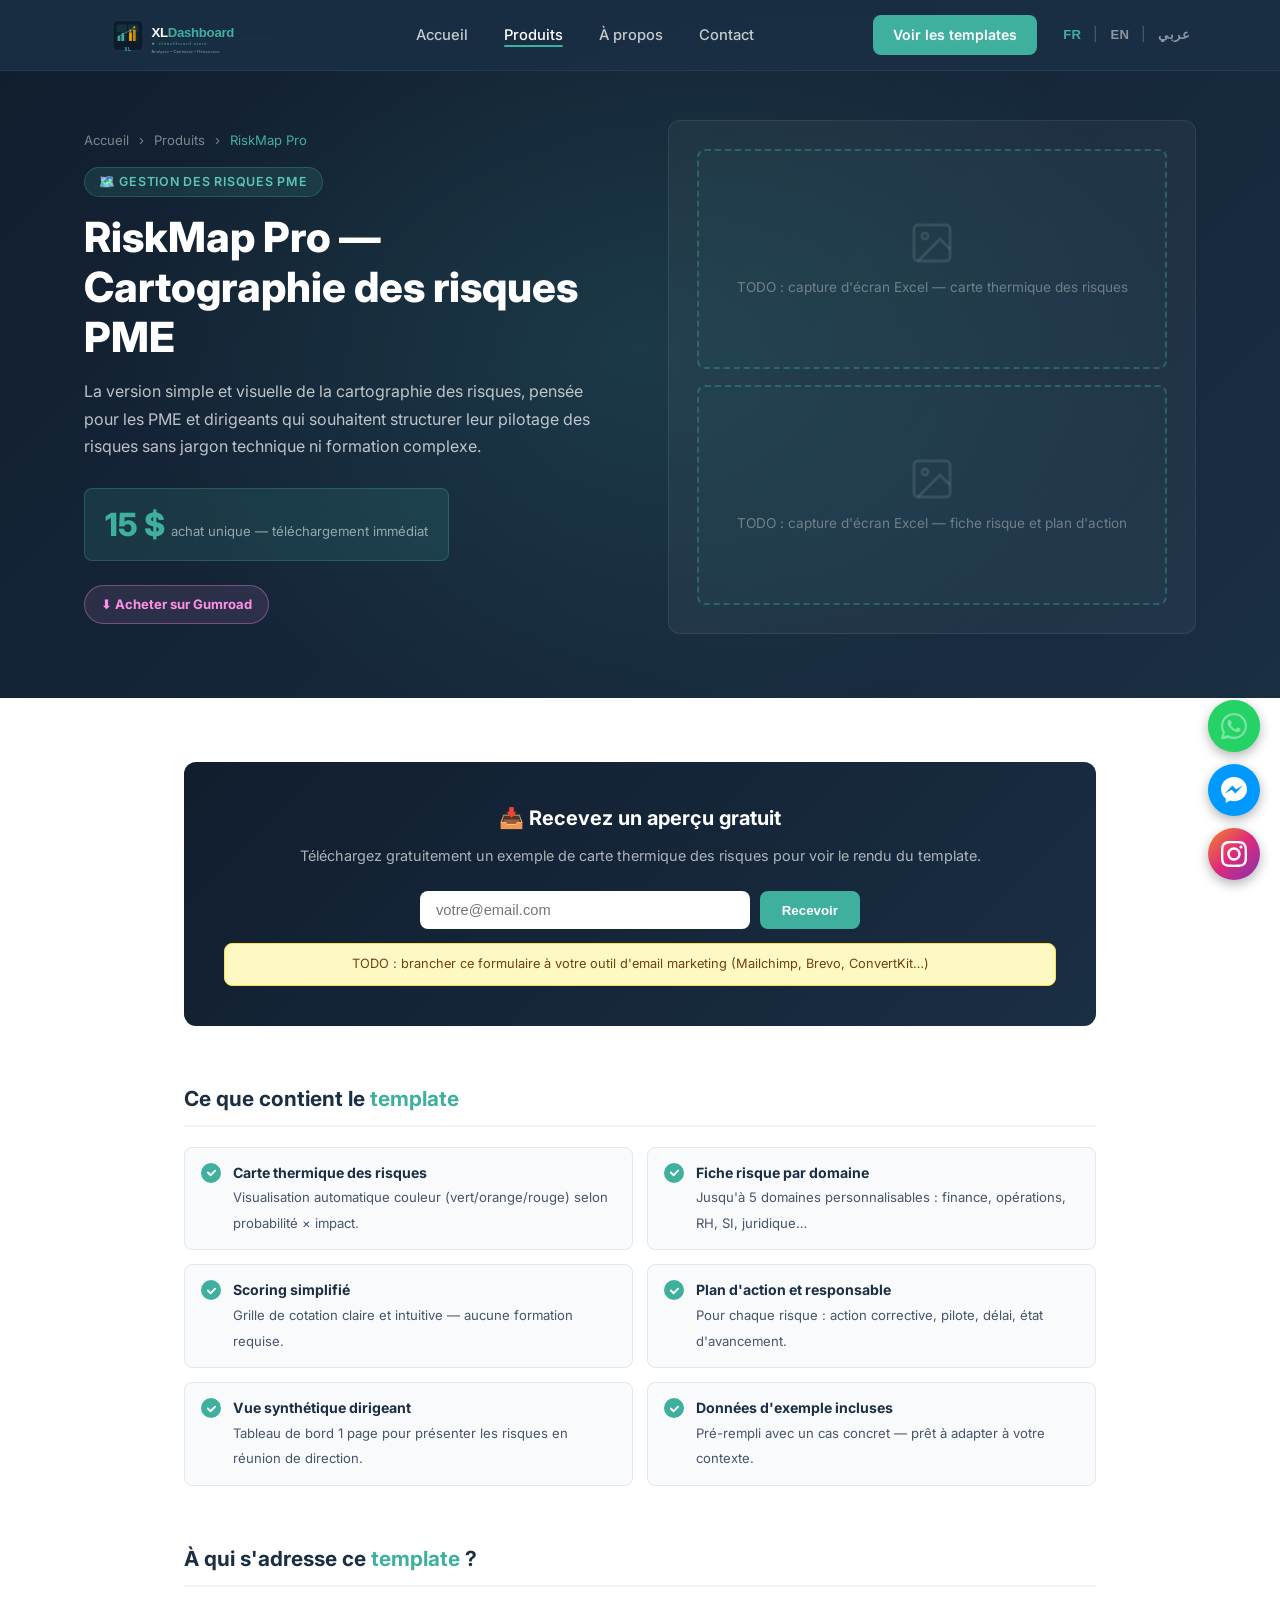
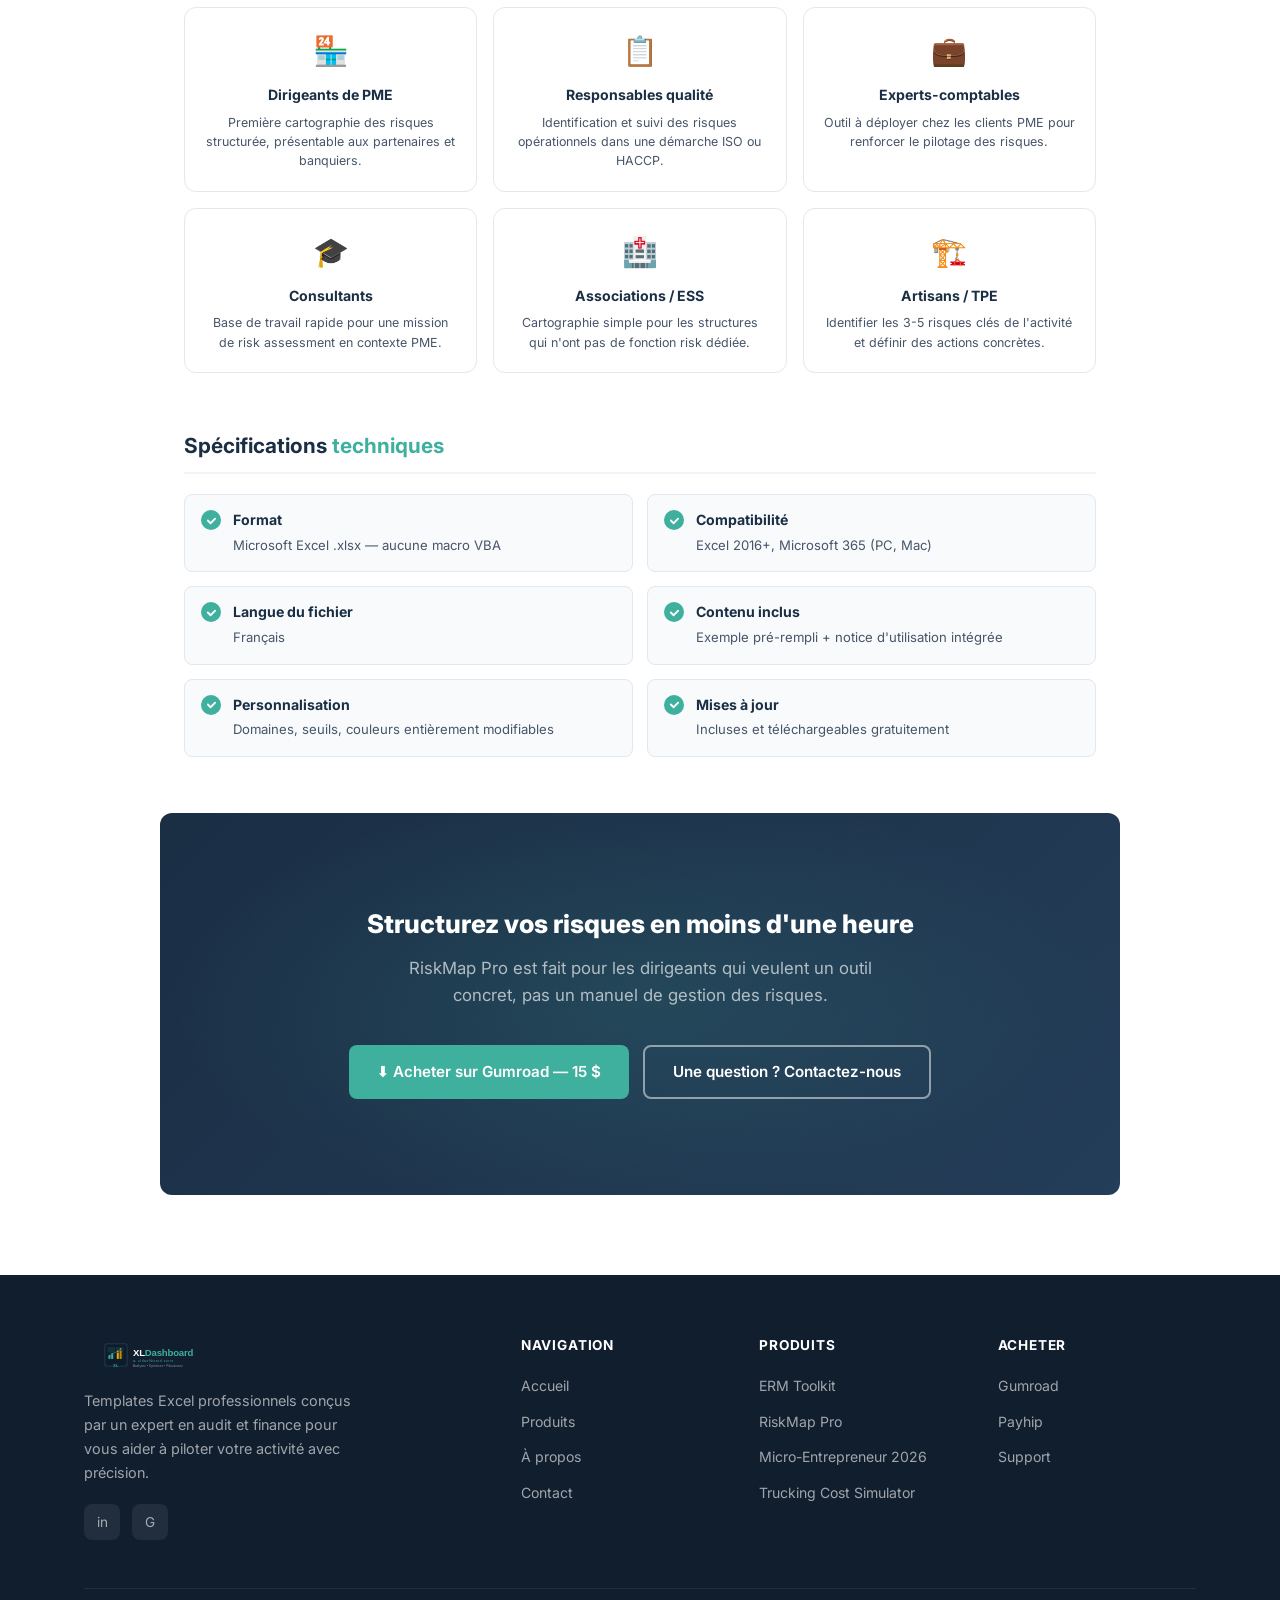
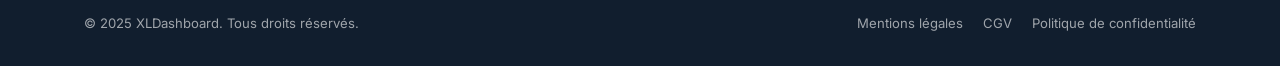
<file: templates/riskmap-pro.html>
<!DOCTYPE html>
<html lang="fr" dir="ltr">
<head>
  <meta charset="UTF-8" />
  <link rel="icon" href="../favicon.svg" type="image/svg+xml">
  <meta name="viewport" content="width=device-width, initial-scale=1.0" />
  <title>RiskMap Pro — Cartographie des risques PME | XLDashboard</title>
  <!-- SEO -->
  <link rel="canonical" href="https://xldashboard.store/templates/riskmap-pro.html" />
  <meta name="description" content="Cartographie des risques pour PME en Excel : carte thermique couleur, scoring simplifié et plan d'action. Simple et opérationnel. 15$ — téléchargement immédiat." />
  <!-- Open Graph -->
  <meta property="og:type" content="product" />
  <meta property="og:site_name" content="XLDashboard" />
  <meta property="og:locale" content="fr_FR" />
  <meta property="og:title" content="RiskMap Pro — Cartographie des risques PME | XLDashboard" />
  <meta property="og:description" content="Cartographie des risques pour PME en Excel : carte thermique couleur, scoring simplifié et plan d'action. Simple et opérationnel. 15$ — téléchargement immédiat." />
  <meta property="og:url" content="https://xldashboard.store/templates/riskmap-pro.html" />
  <meta property="og:image" content="https://xldashboard.store/assets/og-image.png" />
  <!-- Twitter Card -->
  <meta name="twitter:card" content="summary_large_image" />
  <meta name="twitter:title" content="RiskMap Pro — Cartographie des risques PME | XLDashboard" />
  <meta name="twitter:description" content="Cartographie des risques pour PME en Excel : carte thermique couleur, scoring simplifié et plan d'action. Simple et opérationnel. 15$ — téléchargement immédiat." />
  <meta name="twitter:image" content="https://xldashboard.store/assets/og-image.png" />
  <link rel="preconnect" href="https://fonts.googleapis.com" />
  <link href="https://fonts.googleapis.com/css2?family=Inter:wght@400;500;600;700;800&display=swap" rel="stylesheet" />
  <link rel="stylesheet" href="../css/style.css" />
  <style>
    .prod-hero { background: linear-gradient(135deg,var(--navy-dark) 0%,var(--navy) 100%); padding:120px 0 64px; position:relative; overflow:hidden; }
    .prod-hero::before { content:''; position:absolute; inset:0; background:radial-gradient(ellipse 60% 80% at 50% 50%,rgba(63,175,158,.14) 0%,transparent 70%); }
    .prod-hero > * { position:relative; }
    .prod-hero-inner { display:grid; grid-template-columns:1fr 1fr; gap:56px; align-items:center; }
    .prod-hero-content h1 { font-size:clamp(1.7rem,3.5vw,2.6rem); font-weight:800; color:var(--white); line-height:1.2; margin-bottom:16px; }
    .prod-hero-content .hero-desc { font-size:1rem; color:rgba(255,255,255,.72); line-height:1.7; margin-bottom:28px; }
    .prod-price-box { display:inline-flex; align-items:baseline; gap:6px; background:rgba(63,175,158,.15); border:1px solid rgba(63,175,158,.3); padding:10px 20px; border-radius:var(--radius-sm); margin-bottom:24px; }
    .prod-price-box .price { font-size:2rem; font-weight:800; color:var(--emerald); }
    .prod-price-box .once { font-size:.82rem; color:rgba(255,255,255,.55); }
    .prod-buy-btns { display:flex; gap:12px; flex-wrap:wrap; }
    .prod-hero-visual { background:rgba(255,255,255,.04); border:1px solid rgba(255,255,255,.08); border-radius:var(--radius); padding:28px; min-height:280px; display:flex; flex-direction:column; align-items:center; justify-content:center; gap:16px; }
    .todo-screenshot { border:2px dashed rgba(63,175,158,.35); border-radius:var(--radius-sm); width:100%; min-height:220px; display:flex; flex-direction:column; align-items:center; justify-content:center; gap:10px; color:rgba(255,255,255,.35); font-size:.85rem; background:rgba(63,175,158,.04); }
    .todo-screenshot svg { opacity:.3; }

    .prod-body { max-width:960px; margin:0 auto; padding:64px 24px 80px; }
    .prod-section { margin-bottom:56px; }
    .prod-section h2 { font-size:1.3rem; font-weight:700; color:var(--navy); margin-bottom:20px; padding-bottom:10px; border-bottom:2px solid var(--gray-100); }
    .prod-section h2 span { color:var(--emerald); }
    .features-list { display:grid; grid-template-columns:1fr 1fr; gap:14px; }
    .feature-item { display:flex; align-items:flex-start; gap:12px; padding:14px 16px; background:var(--gray-50); border-radius:var(--radius-sm); border:1px solid var(--gray-200); }
    .feature-check { width:20px; height:20px; background:var(--emerald); border-radius:50%; display:flex; align-items:center; justify-content:center; flex-shrink:0; margin-top:1px; }
    .feature-check svg { width:11px; height:11px; }
    .feature-text strong { display:block; font-size:.88rem; font-weight:700; color:var(--navy); }
    .feature-text span { font-size:.82rem; color:var(--gray-600); line-height:1.5; }

    .use-cases { display:grid; grid-template-columns:repeat(3,1fr); gap:16px; }
    .use-case { background:var(--white); border:1px solid var(--gray-200); border-radius:var(--radius); padding:20px; text-align:center; transition:all var(--transition); }
    .use-case:hover { border-color:var(--emerald); box-shadow:var(--shadow); transform:translateY(-2px); }
    .use-case-icon { font-size:1.8rem; margin-bottom:10px; }
    .use-case-title { font-size:.88rem; font-weight:700; color:var(--navy); margin-bottom:6px; }
    .use-case-desc { font-size:.78rem; color:var(--gray-600); line-height:1.55; }

    .lead-magnet { background:linear-gradient(135deg,var(--navy-dark),var(--navy)); border-radius:var(--radius); padding:40px; text-align:center; margin-bottom:56px; }
    .lead-magnet h3 { font-size:1.25rem; font-weight:700; color:var(--white); margin-bottom:10px; }
    .lead-magnet p { font-size:.9rem; color:rgba(255,255,255,.65); margin-bottom:24px; }
    .lead-form { display:flex; gap:10px; max-width:440px; margin:0 auto; }
    .lead-form input { flex:1; padding:11px 16px; border-radius:var(--radius-sm); border:none; font-size:.92rem; }
    .lead-form button { padding:11px 22px; background:var(--emerald); color:white; border:none; border-radius:var(--radius-sm); font-weight:700; cursor:pointer; white-space:nowrap; transition:background var(--transition); }
    .lead-form button:hover { background:var(--emerald-dark); }
    .todo-box { background:#fef9c3; border:1px solid #fde047; border-radius:8px; padding:10px 16px; font-size:.8rem; color:#713f12; margin-top:14px; }

    .platform-badges { display:flex; gap:10px; }
    .platform-badge { display:inline-flex; align-items:center; gap:6px; padding:8px 16px; border-radius:100px; font-size:.82rem; font-weight:700; border:1.5px solid; transition:all var(--transition); text-decoration:none; }
    .platform-badge.gumroad { color:#ff90e8; border-color:rgba(255,144,232,.35); background:rgba(255,144,232,.1); }
    .platform-badge.gumroad:hover { background:rgba(255,144,232,.22); }
    .platform-badge.payhip { color:#3b82f6; border-color:rgba(59,130,246,.3); background:rgba(59,130,246,.1); }
    .platform-badge.payhip:hover { background:rgba(59,130,246,.22); }
    .lang-note { font-size:.75rem; color:rgba(255,255,255,.5); margin-top:8px; }

    @media (max-width:900px) { .prod-hero-inner { grid-template-columns:1fr; } .features-list { grid-template-columns:1fr; } .use-cases { grid-template-columns:1fr 1fr; } }
    @media (max-width:580px) { .use-cases { grid-template-columns:1fr; } .lead-form { flex-direction:column; } }
  </style>
<script type="application/ld+json">
{
  "@context": "https://schema.org",
  "@type": "Product",
  "name": "RiskMap Pro — Cartographie des risques PME",
  "description": "Template Excel de cartographie des risques pour PME. Simple, visuel et opérationnel sans formation. Carte thermique couleur et plan d'action intégré.",
  "brand": {"@type": "Brand", "name": "XLDashboard"},
  "offers": {"@type": "Offer", "price": "15.00", "priceCurrency": "USD", "availability": "https://schema.org/InStock", "url": "https://flissidigital.gumroad.com/l/cartographiedesrisques"},
  "url": "https://xldashboard.store/templates/riskmap-pro.html"
}
</script>
<script type="application/ld+json">
{"@context":"https://schema.org","@type":"BreadcrumbList","itemListElement":[
  {"@type":"ListItem","position":1,"name":"Accueil","item":"https://xldashboard.store/"},
  {"@type":"ListItem","position":2,"name":"Produits","item":"https://xldashboard.store/products.html"},
  {"@type":"ListItem","position":3,"name":"RiskMap Pro","item":"https://xldashboard.store/templates/riskmap-pro.html"}
]}
</script>
</head>
<body data-page="product">

<nav class="navbar">
  <div class="container">
    <div class="nav-inner">
      <a href="../index.html" class="navbar-logo">
<svg width="220" height="55" viewBox="0 0 680 200" role="img">
<title>Logo XLDashboard</title>
<rect x="40" y="40" width="120" height="120" rx="16" fill="#1A2E44"/>
<rect x="48" y="48" width="104" height="104" rx="12" fill="#0D1B2A"/>
<rect x="58" y="60" width="38" height="28" rx="3" fill="#3FAF9E" opacity="0.15"/>
<rect x="100" y="60" width="38" height="28" rx="3" fill="#3FAF9E" opacity="0.15"/>
<rect x="58" y="92" width="38" height="28" rx="3" fill="#3FAF9E" opacity="0.08"/>
<rect x="100" y="92" width="38" height="28" rx="3" fill="#3FAF9E" opacity="0.08"/>
<rect x="62" y="104" width="10" height="16" rx="2" fill="#3FAF9E" opacity="0.9"/>
<rect x="76" y="96" width="10" height="24" rx="2" fill="#3FAF9E"/>
<rect x="104" y="88" width="10" height="32" rx="2" fill="#F0A500"/>
<rect x="118" y="78" width="10" height="42" rx="2" fill="#F0A500" opacity="0.8"/>
<polyline points="67,104 81,94 109,82 123,70" fill="none" stroke="#3FAF9E" stroke-width="2.5" stroke-linecap="round" stroke-linejoin="round"/>
<circle cx="67" cy="104" r="4" fill="#3FAF9E"/>
<circle cx="81" cy="94" r="4" fill="#3FAF9E"/>
<circle cx="109" cy="82" r="4" fill="#F0A500"/>
<circle cx="123" cy="70" r="4" fill="#F0A500"/>
<text x="100" y="158" text-anchor="middle" font-family="Arial Black, sans-serif" font-size="18" font-weight="900" fill="#3FAF9E" letter-spacing="2">XL</text>
<text x="185" y="105" font-family="Arial, sans-serif" font-size="48" font-weight="900" fill="#FFFFFF" letter-spacing="-1">XL<tspan fill="#3FAF9E">Dashboard</tspan></text>
<text x="185" y="135" font-family="Arial, sans-serif" font-size="16" font-weight="400" fill="#3FAF9E" letter-spacing="3">&#9658; xldashboard.store</text>
<text x="185" y="162" font-family="Arial, sans-serif" font-size="14" font-weight="400" fill="#8899AA" letter-spacing="1">Analysez &#8226; Optimisez &#8226; R&#233;ussissez</text>
<line x1="185" y1="115" x2="620" y2="115" stroke="#3FAF9E" stroke-width="0.5" opacity="0.3"/>
</svg>
</a>
      <ul class="nav-links">
        <li><a href="../index.html" data-i18n="nav.home">Accueil</a></li>
        <li><a href="../products.html" data-i18n="nav.products" class="active">Produits</a></li>
        <li><a href="../about.html" data-i18n="nav.about">À propos</a></li>
        <li><a href="../contact.html" data-i18n="nav.contact">Contact</a></li>
      </ul>
      <div style="display:flex;align-items:center;gap:8px">
        <a href="../products.html" class="btn btn-primary btn-sm nav-cta" data-i18n="nav.cta">Voir les templates</a>
        <div class="lang-switcher">
          <button class="lang-btn active" data-lang="fr">FR</button>
          <span class="lang-sep">|</span>
          <button class="lang-btn" data-lang="en">EN</button>
          <span class="lang-sep">|</span>
          <button class="lang-btn" data-lang="ar">عربي</button>
        </div>
      </div>
      <button class="hamburger" aria-label="Menu" aria-expanded="false"><span></span><span></span><span></span></button>
    </div>
    <div class="mobile-menu">
      <a href="../index.html" data-i18n="nav.home">Accueil</a>
      <a href="../products.html" data-i18n="nav.products">Produits</a>
      <a href="../about.html" data-i18n="nav.about">À propos</a>
      <a href="../contact.html" data-i18n="nav.contact">Contact</a>
      <div class="lang-switcher" style="padding:8px 0">
        <button class="lang-btn active" data-lang="fr">FR</button>
        <span class="lang-sep">|</span>
        <button class="lang-btn" data-lang="en">EN</button>
        <span class="lang-sep">|</span>
        <button class="lang-btn" data-lang="ar">عربي</button>
      </div>
    </div>
  </div>
</nav>
<div id="lang-banner" class="lang-banner" style="display:none">
  <span id="lang-banner-text"></span>
  <button id="lang-banner-close" class="lang-banner-close">×</button>
</div>

<!-- ===== PRODUCT HERO ===== -->
<div class="prod-hero">
  <div class="container">
    <div class="prod-hero-inner">
      <div class="prod-hero-content">
        <nav aria-label="Fil d'Ariane" style="margin-bottom:16px;font-size:.82rem;color:rgba(255,255,255,.45)">
          <a href="../index.html" style="color:rgba(255,255,255,.45)">Accueil</a>
          <span style="margin:0 6px">›</span>
          <a href="../products.html" style="color:rgba(255,255,255,.45)">Produits</a>
          <span style="margin:0 6px">›</span>
          <span style="color:var(--emerald)">RiskMap Pro</span>
        </nav>
        <span class="badge" style="background:rgba(63,175,158,.15);border:1px solid rgba(63,175,158,.3);color:var(--emerald-light)">🗺️ Gestion des risques PME</span>
        <h1>RiskMap Pro — Cartographie des risques PME</h1>
        <p class="hero-desc">La version simple et visuelle de la cartographie des risques, pensée pour les PME et dirigeants qui souhaitent structurer leur pilotage des risques sans jargon technique ni formation complexe.</p>
        <div class="prod-price-box">
          <span class="price">15 $</span>
          <span class="once">achat unique — téléchargement immédiat</span>
        </div>
        <div class="prod-buy-btns">
          <a href="https://flissidigital.gumroad.com/l/cartographiedesrisques"
             class="platform-badge gumroad" target="_blank" rel="noopener">⬇ Acheter sur Gumroad</a>
        </div>
      </div>
      <div class="prod-hero-visual">
        <div class="todo-screenshot">
          <svg width="48" height="48" viewBox="0 0 24 24" fill="none" stroke="currentColor" stroke-width="1.5">
            <rect x="3" y="3" width="18" height="18" rx="2"/><circle cx="8.5" cy="8.5" r="1.5"/>
            <path d="m21 15-5-5L5 21"/>
          </svg>
          <span>TODO : capture d'écran Excel — carte thermique des risques</span>
        </div>
        <div class="todo-screenshot">
          <svg width="48" height="48" viewBox="0 0 24 24" fill="none" stroke="currentColor" stroke-width="1.5">
            <rect x="3" y="3" width="18" height="18" rx="2"/><circle cx="8.5" cy="8.5" r="1.5"/>
            <path d="m21 15-5-5L5 21"/>
          </svg>
          <span>TODO : capture d'écran Excel — fiche risque et plan d'action</span>
        </div>
      </div>
    </div>
  </div>
</div>

<!-- ===== PRODUCT BODY ===== -->
<div class="prod-body">
    <!-- TODO lead magnet : connecter ce formulaire à un service email (Mailchimp, Brevo, ConvertKit…) -->
    <div class="lead-magnet">
      <h3>📥 Recevez un aperçu gratuit</h3>
      <p>Téléchargez gratuitement un exemple de carte thermique des risques pour voir le rendu du template.</p>
      <form class="lead-form" onsubmit="return false">
        <input type="email" placeholder="votre@email.com" required />
        <button type="submit">Recevoir</button>
      </form>
      <div class="todo-box">TODO : brancher ce formulaire à votre outil d'email marketing (Mailchimp, Brevo, ConvertKit…)</div>
    </div>

    <div class="prod-section">
      <h2>Ce que contient le <span>template</span></h2>
      <div class="features-list">
        <div class="feature-item">
          <div class="feature-check"><svg viewBox="0 0 12 12" fill="none"><path d="M2 6l3 3 5-5" stroke="white" stroke-width="2" stroke-linecap="round" stroke-linejoin="round"/></svg></div>
          <div class="feature-text"><strong>Carte thermique des risques</strong><span>Visualisation automatique couleur (vert/orange/rouge) selon probabilité × impact.</span></div>
        </div>
        <div class="feature-item">
          <div class="feature-check"><svg viewBox="0 0 12 12" fill="none"><path d="M2 6l3 3 5-5" stroke="white" stroke-width="2" stroke-linecap="round" stroke-linejoin="round"/></svg></div>
          <div class="feature-text"><strong>Fiche risque par domaine</strong><span>Jusqu'à 5 domaines personnalisables : finance, opérations, RH, SI, juridique…</span></div>
        </div>
        <div class="feature-item">
          <div class="feature-check"><svg viewBox="0 0 12 12" fill="none"><path d="M2 6l3 3 5-5" stroke="white" stroke-width="2" stroke-linecap="round" stroke-linejoin="round"/></svg></div>
          <div class="feature-text"><strong>Scoring simplifié</strong><span>Grille de cotation claire et intuitive — aucune formation requise.</span></div>
        </div>
        <div class="feature-item">
          <div class="feature-check"><svg viewBox="0 0 12 12" fill="none"><path d="M2 6l3 3 5-5" stroke="white" stroke-width="2" stroke-linecap="round" stroke-linejoin="round"/></svg></div>
          <div class="feature-text"><strong>Plan d'action et responsable</strong><span>Pour chaque risque : action corrective, pilote, délai, état d'avancement.</span></div>
        </div>
        <div class="feature-item">
          <div class="feature-check"><svg viewBox="0 0 12 12" fill="none"><path d="M2 6l3 3 5-5" stroke="white" stroke-width="2" stroke-linecap="round" stroke-linejoin="round"/></svg></div>
          <div class="feature-text"><strong>Vue synthétique dirigeant</strong><span>Tableau de bord 1 page pour présenter les risques en réunion de direction.</span></div>
        </div>
        <div class="feature-item">
          <div class="feature-check"><svg viewBox="0 0 12 12" fill="none"><path d="M2 6l3 3 5-5" stroke="white" stroke-width="2" stroke-linecap="round" stroke-linejoin="round"/></svg></div>
          <div class="feature-text"><strong>Données d'exemple incluses</strong><span>Pré-rempli avec un cas concret — prêt à adapter à votre contexte.</span></div>
        </div>
      </div>
    </div>

    <div class="prod-section">
      <h2>À qui s'adresse ce <span>template</span> ?</h2>
      <div class="use-cases">
      <div class="use-case">
        <div class="use-case-icon">🏪</div>
        <div class="use-case-title">Dirigeants de PME</div>
        <p class="use-case-desc">Première cartographie des risques structurée, présentable aux partenaires et banquiers.</p>
      </div>
      <div class="use-case">
        <div class="use-case-icon">📋</div>
        <div class="use-case-title">Responsables qualité</div>
        <p class="use-case-desc">Identification et suivi des risques opérationnels dans une démarche ISO ou HACCP.</p>
      </div>
      <div class="use-case">
        <div class="use-case-icon">💼</div>
        <div class="use-case-title">Experts-comptables</div>
        <p class="use-case-desc">Outil à déployer chez les clients PME pour renforcer le pilotage des risques.</p>
      </div>
      <div class="use-case">
        <div class="use-case-icon">🎓</div>
        <div class="use-case-title">Consultants</div>
        <p class="use-case-desc">Base de travail rapide pour une mission de risk assessment en contexte PME.</p>
      </div>
      <div class="use-case">
        <div class="use-case-icon">🏥</div>
        <div class="use-case-title">Associations / ESS</div>
        <p class="use-case-desc">Cartographie simple pour les structures qui n'ont pas de fonction risk dédiée.</p>
      </div>
      <div class="use-case">
        <div class="use-case-icon">🏗️</div>
        <div class="use-case-title">Artisans / TPE</div>
        <p class="use-case-desc">Identifier les 3-5 risques clés de l'activité et définir des actions concrètes.</p>
      </div>
      </div>
    </div>

    <div class="prod-section">
      <h2>Spécifications <span>techniques</span></h2>
      <div class="features-list">
        <div class="feature-item">
          <div class="feature-check"><svg viewBox="0 0 12 12" fill="none"><path d="M2 6l3 3 5-5" stroke="white" stroke-width="2" stroke-linecap="round" stroke-linejoin="round"/></svg></div>
          <div class="feature-text"><strong>Format</strong><span>Microsoft Excel .xlsx — aucune macro VBA</span></div>
        </div>
        <div class="feature-item">
          <div class="feature-check"><svg viewBox="0 0 12 12" fill="none"><path d="M2 6l3 3 5-5" stroke="white" stroke-width="2" stroke-linecap="round" stroke-linejoin="round"/></svg></div>
          <div class="feature-text"><strong>Compatibilité</strong><span>Excel 2016+, Microsoft 365 (PC, Mac)</span></div>
        </div>
        <div class="feature-item">
          <div class="feature-check"><svg viewBox="0 0 12 12" fill="none"><path d="M2 6l3 3 5-5" stroke="white" stroke-width="2" stroke-linecap="round" stroke-linejoin="round"/></svg></div>
          <div class="feature-text"><strong>Langue du fichier</strong><span>Français</span></div>
        </div>
        <div class="feature-item">
          <div class="feature-check"><svg viewBox="0 0 12 12" fill="none"><path d="M2 6l3 3 5-5" stroke="white" stroke-width="2" stroke-linecap="round" stroke-linejoin="round"/></svg></div>
          <div class="feature-text"><strong>Contenu inclus</strong><span>Exemple pré-rempli + notice d'utilisation intégrée</span></div>
        </div>
        <div class="feature-item">
          <div class="feature-check"><svg viewBox="0 0 12 12" fill="none"><path d="M2 6l3 3 5-5" stroke="white" stroke-width="2" stroke-linecap="round" stroke-linejoin="round"/></svg></div>
          <div class="feature-text"><strong>Personnalisation</strong><span>Domaines, seuils, couleurs entièrement modifiables</span></div>
        </div>
        <div class="feature-item">
          <div class="feature-check"><svg viewBox="0 0 12 12" fill="none"><path d="M2 6l3 3 5-5" stroke="white" stroke-width="2" stroke-linecap="round" stroke-linejoin="round"/></svg></div>
          <div class="feature-text"><strong>Mises à jour</strong><span>Incluses et téléchargeables gratuitement</span></div>
        </div>
      </div>
    </div>

    <section class="cta-section" style="border-radius:var(--radius);margin:0 -24px">
      <div class="container">
        <h2 class="cta-title" style="font-size:1.6rem">Structurez vos risques en moins d'une heure</h2>
        <p class="cta-desc">RiskMap Pro est fait pour les dirigeants qui veulent un outil concret, pas un manuel de gestion des risques.</p>
        <div class="cta-actions">
          <a href="https://flissidigital.gumroad.com/l/cartographiedesrisques"
             class="btn btn-primary" target="_blank" rel="noopener">⬇ Acheter sur Gumroad — 15 $</a>
          <a href="../contact.html" class="btn btn-outline">Une question ? Contactez-nous</a>
        </div>
      </div>
    </section>
</div>

<footer class="footer">
  <div class="container">
    <div class="footer-grid">
      <div class="footer-brand">
        <a href="../index.html" class="navbar-logo">
<svg width="220" height="55" viewBox="0 0 680 200" role="img" style="height:40px;width:auto;">
<title>Logo XLDashboard</title>
<rect x="40" y="40" width="120" height="120" rx="16" fill="#1A2E44"/>
<rect x="48" y="48" width="104" height="104" rx="12" fill="#0D1B2A"/>
<rect x="58" y="60" width="38" height="28" rx="3" fill="#3FAF9E" opacity="0.15"/>
<rect x="100" y="60" width="38" height="28" rx="3" fill="#3FAF9E" opacity="0.15"/>
<rect x="58" y="92" width="38" height="28" rx="3" fill="#3FAF9E" opacity="0.08"/>
<rect x="100" y="92" width="38" height="28" rx="3" fill="#3FAF9E" opacity="0.08"/>
<rect x="62" y="104" width="10" height="16" rx="2" fill="#3FAF9E" opacity="0.9"/>
<rect x="76" y="96" width="10" height="24" rx="2" fill="#3FAF9E"/>
<rect x="104" y="88" width="10" height="32" rx="2" fill="#F0A500"/>
<rect x="118" y="78" width="10" height="42" rx="2" fill="#F0A500" opacity="0.8"/>
<polyline points="67,104 81,94 109,82 123,70" fill="none" stroke="#3FAF9E" stroke-width="2.5" stroke-linecap="round" stroke-linejoin="round"/>
<circle cx="67" cy="104" r="4" fill="#3FAF9E"/>
<circle cx="81" cy="94" r="4" fill="#3FAF9E"/>
<circle cx="109" cy="82" r="4" fill="#F0A500"/>
<circle cx="123" cy="70" r="4" fill="#F0A500"/>
<text x="100" y="158" text-anchor="middle" font-family="Arial Black, sans-serif" font-size="18" font-weight="900" fill="#3FAF9E" letter-spacing="2">XL</text>
<text x="185" y="105" font-family="Arial, sans-serif" font-size="48" font-weight="900" fill="#FFFFFF" letter-spacing="-1">XL<tspan fill="#3FAF9E">Dashboard</tspan></text>
<text x="185" y="135" font-family="Arial, sans-serif" font-size="16" font-weight="400" fill="#3FAF9E" letter-spacing="3">&#9658; xldashboard.store</text>
<text x="185" y="162" font-family="Arial, sans-serif" font-size="14" font-weight="400" fill="#8899AA" letter-spacing="1">Analysez &#8226; Optimisez &#8226; R&#233;ussissez</text>
<line x1="185" y1="115" x2="620" y2="115" stroke="#3FAF9E" stroke-width="0.5" opacity="0.3"/>
</svg>
</a>
        <p data-i18n="footer.desc">Templates Excel professionnels conçus par un expert en audit et finance.</p>
        <div class="footer-social">
          <a href="https://www.linkedin.com/in/mourad-f-18089923/" class="social-btn" aria-label="LinkedIn" target="_blank" rel="noopener">in</a>
          <a href="https://flissidigital.gumroad.com/" class="social-btn" aria-label="Gumroad" target="_blank" rel="noopener">G</a>
        </div>
      </div>
      <div>
        <div class="footer-title">Navigation</div>
        <ul class="footer-links">
          <li><a href="../index.html">Accueil</a></li>
          <li><a href="../products.html">Produits</a></li>
          <li><a href="../about.html">À propos</a></li>
          <li><a href="../contact.html">Contact</a></li>
        </ul>
      </div>
      <div>
        <div class="footer-title">Produits</div>
        <ul class="footer-links">
          <li><a href="erm-toolkit.html">ERM Toolkit</a></li>
          <li><a href="riskmap-pro.html">RiskMap Pro</a></li>
          <li><a href="micro-entrepreneur-2026.html">Micro-Entrepreneur 2026</a></li>
          <li><a href="trucking-cost-simulator.html">Trucking Cost Simulator</a></li>
        </ul>
      </div>
      <div>
        <div class="footer-title">Acheter</div>
        <ul class="footer-links">
          <li><a href="https://flissidigital.gumroad.com/" target="_blank" rel="noopener">Gumroad</a></li>
          <li><a href="https://payhip.com/FlissiDigital" target="_blank" rel="noopener">Payhip</a></li>
          <li><a href="../contact.html">Support</a></li>
        </ul>
      </div>
    </div>
    <div class="footer-bottom">
      <span>© 2025 XLDashboard. Tous droits réservés.</span>
      <div style="display:flex;gap:20px">
        <a href="../mentions-legales.html">Mentions légales</a>
        <a href="../cgv.html">CGV</a>
        <a href="../politique-confidentialite.html">Politique de confidentialité</a>
      </div>
    </div>
  </div>
</footer>

<script src="../js/main.js"></script>
<script src="../js/i18n.js"></script>

<div class="float-social">
  <a href="https://wa.me/213540226131?text=Bonjour%2C%20je%20suis%20int%C3%A9ress%C3%A9%20par%20vos%20templates%20Excel%20XLDashboard"
     class="float-btn float-whatsapp" target="_blank" rel="noopener" aria-label="WhatsApp">
    <svg xmlns="http://www.w3.org/2000/svg" viewBox="0 0 24 24" fill="white" width="26" height="26">
      <path d="M17.472 14.382c-.297-.149-1.758-.867-2.03-.967-.273-.099-.471-.148-.67.15-.197.297-.767.966-.94 1.164-.173.199-.347.223-.644.075-.297-.15-1.255-.463-2.39-1.475-.883-.788-1.48-1.761-1.653-2.059-.173-.297-.018-.458.13-.606.134-.133.298-.347.446-.52.149-.174.198-.298.298-.497.099-.198.05-.371-.025-.52-.075-.149-.669-1.612-.916-2.207-.242-.579-.487-.5-.669-.51-.173-.008-.371-.01-.57-.01-.198 0-.52.074-.792.372-.272.297-1.04 1.016-1.04 2.479 0 1.462 1.065 2.875 1.213 3.074.149.198 2.096 3.2 5.077 4.487.709.306 1.262.489 1.694.625.712.227 1.36.195 1.871.118.571-.085 1.758-.719 2.006-1.413.248-.694.248-1.289.173-1.413-.074-.124-.272-.198-.57-.347z"/>
      <path d="M12 0C5.373 0 0 5.373 0 12c0 2.123.555 4.116 1.528 5.847L.057 23.57a.75.75 0 0 0 .906.919l5.857-1.435A11.943 11.943 0 0 0 12 24c6.627 0 12-5.373 12-12S18.627 0 12 0zm0 22a9.943 9.943 0 0 1-5.073-1.384l-.363-.214-3.763.923.967-3.665-.236-.376A9.946 9.946 0 0 1 2 12C2 6.477 6.477 2 12 2s10 4.477 10 10-4.477 10-10 10z"/>
    </svg>
    <span class="float-pulse"></span>
  </a>
  <a href="https://m.me/xldashboard" class="float-btn float-messenger" target="_blank" rel="noopener" aria-label="Messenger">
    <svg xmlns="http://www.w3.org/2000/svg" viewBox="0 0 24 24" fill="white" width="26" height="26">
      <path d="M12 0C5.373 0 0 5.04 0 11.255c0 3.457 1.7 6.542 4.373 8.582V24l3.981-2.193a13.08 13.08 0 0 0 3.646.514C18.627 22.321 24 17.47 24 11.255 24 5.04 18.627 0 12 0zm1.22 15.144L9.9 11.667 3.52 15.144 10.506 7.8l3.368 3.477 6.327-3.477-6.981 7.344z"/>
    </svg>
  </a>
  <a href="https://instagram.com/xldashboard" class="float-btn float-instagram" target="_blank" rel="noopener" aria-label="Instagram">
    <svg xmlns="http://www.w3.org/2000/svg" viewBox="0 0 24 24" fill="white" width="26" height="26">
      <path d="M12 2.163c3.204 0 3.584.012 4.85.07 3.252.148 4.771 1.691 4.919 4.919.058 1.265.069 1.645.069 4.849 0 3.205-.012 3.584-.069 4.849-.149 3.225-1.664 4.771-4.919 4.919-1.266.058-1.644.07-4.85.07-3.204 0-3.584-.012-4.849-.07-3.26-.149-4.771-1.699-4.919-4.92-.058-1.265-.07-1.644-.07-4.849 0-3.204.013-3.583.07-4.849.149-3.227 1.664-4.771 4.919-4.919 1.266-.057 1.645-.069 4.849-.069zm0-2.163c-3.259 0-3.667.014-4.947.072-4.358.2-6.78 2.618-6.98 6.98-.059 1.281-.073 1.689-.073 4.948 0 3.259.014 3.668.072 4.948.2 4.358 2.618 6.78 6.98 6.98 1.281.058 1.689.072 4.948.072 3.259 0 3.668-.014 4.948-.072 4.354-.2 6.782-2.618 6.979-6.98.059-1.28.073-1.689.073-4.948 0-3.259-.014-3.667-.072-4.947-.196-4.354-2.617-6.78-6.979-6.98-1.281-.059-1.69-.073-4.949-.073zm0 5.838c-3.403 0-6.162 2.759-6.162 6.162s2.759 6.163 6.162 6.163 6.162-2.759 6.162-6.163c0-3.403-2.759-6.162-6.162-6.162zm0 10.162c-2.209 0-4-1.79-4-4 0-2.209 1.791-4 4-4s4 1.791 4 4c0 2.21-1.791 4-4 4zm6.406-11.845c-.796 0-1.441.645-1.441 1.44s.645 1.44 1.441 1.44c.795 0 1.439-.645 1.439-1.44s-.644-1.44-1.439-1.44z"/>
    </svg>
  </a>
</div>
</body>
</html>
</file>
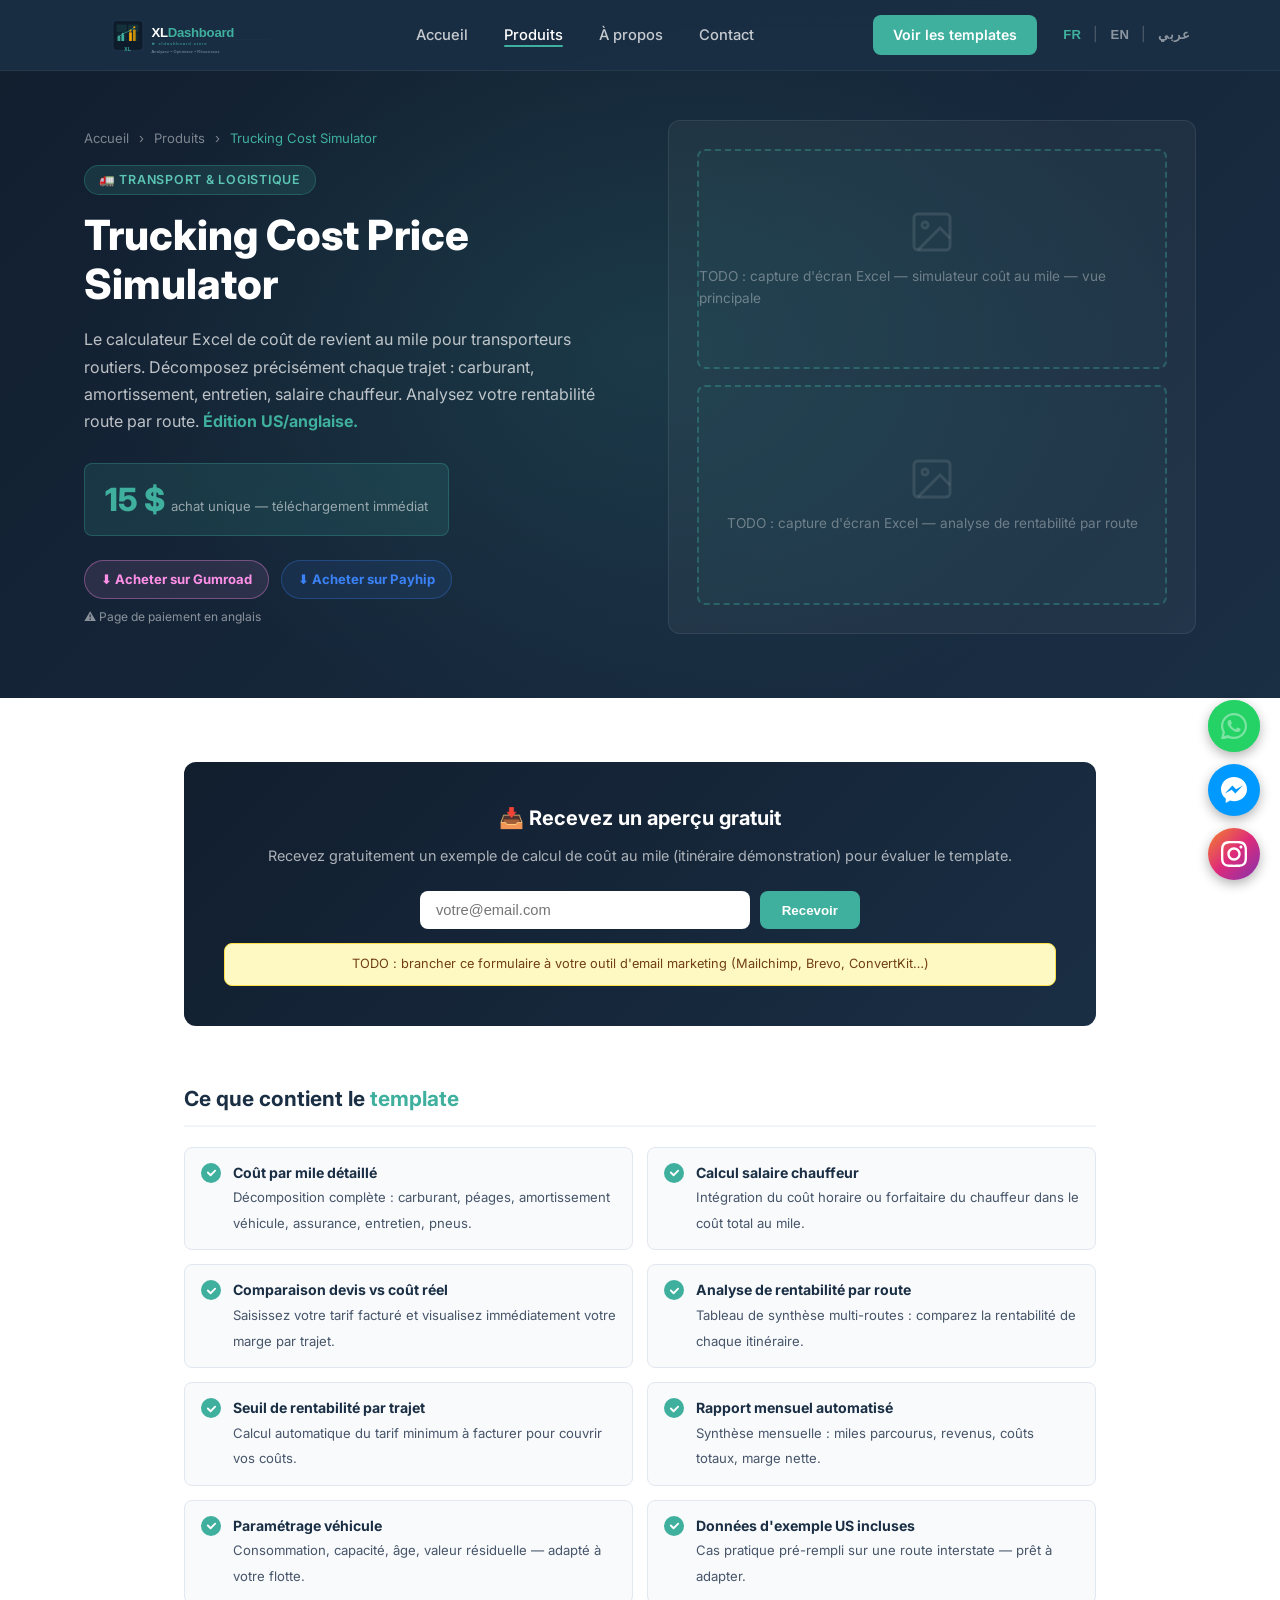
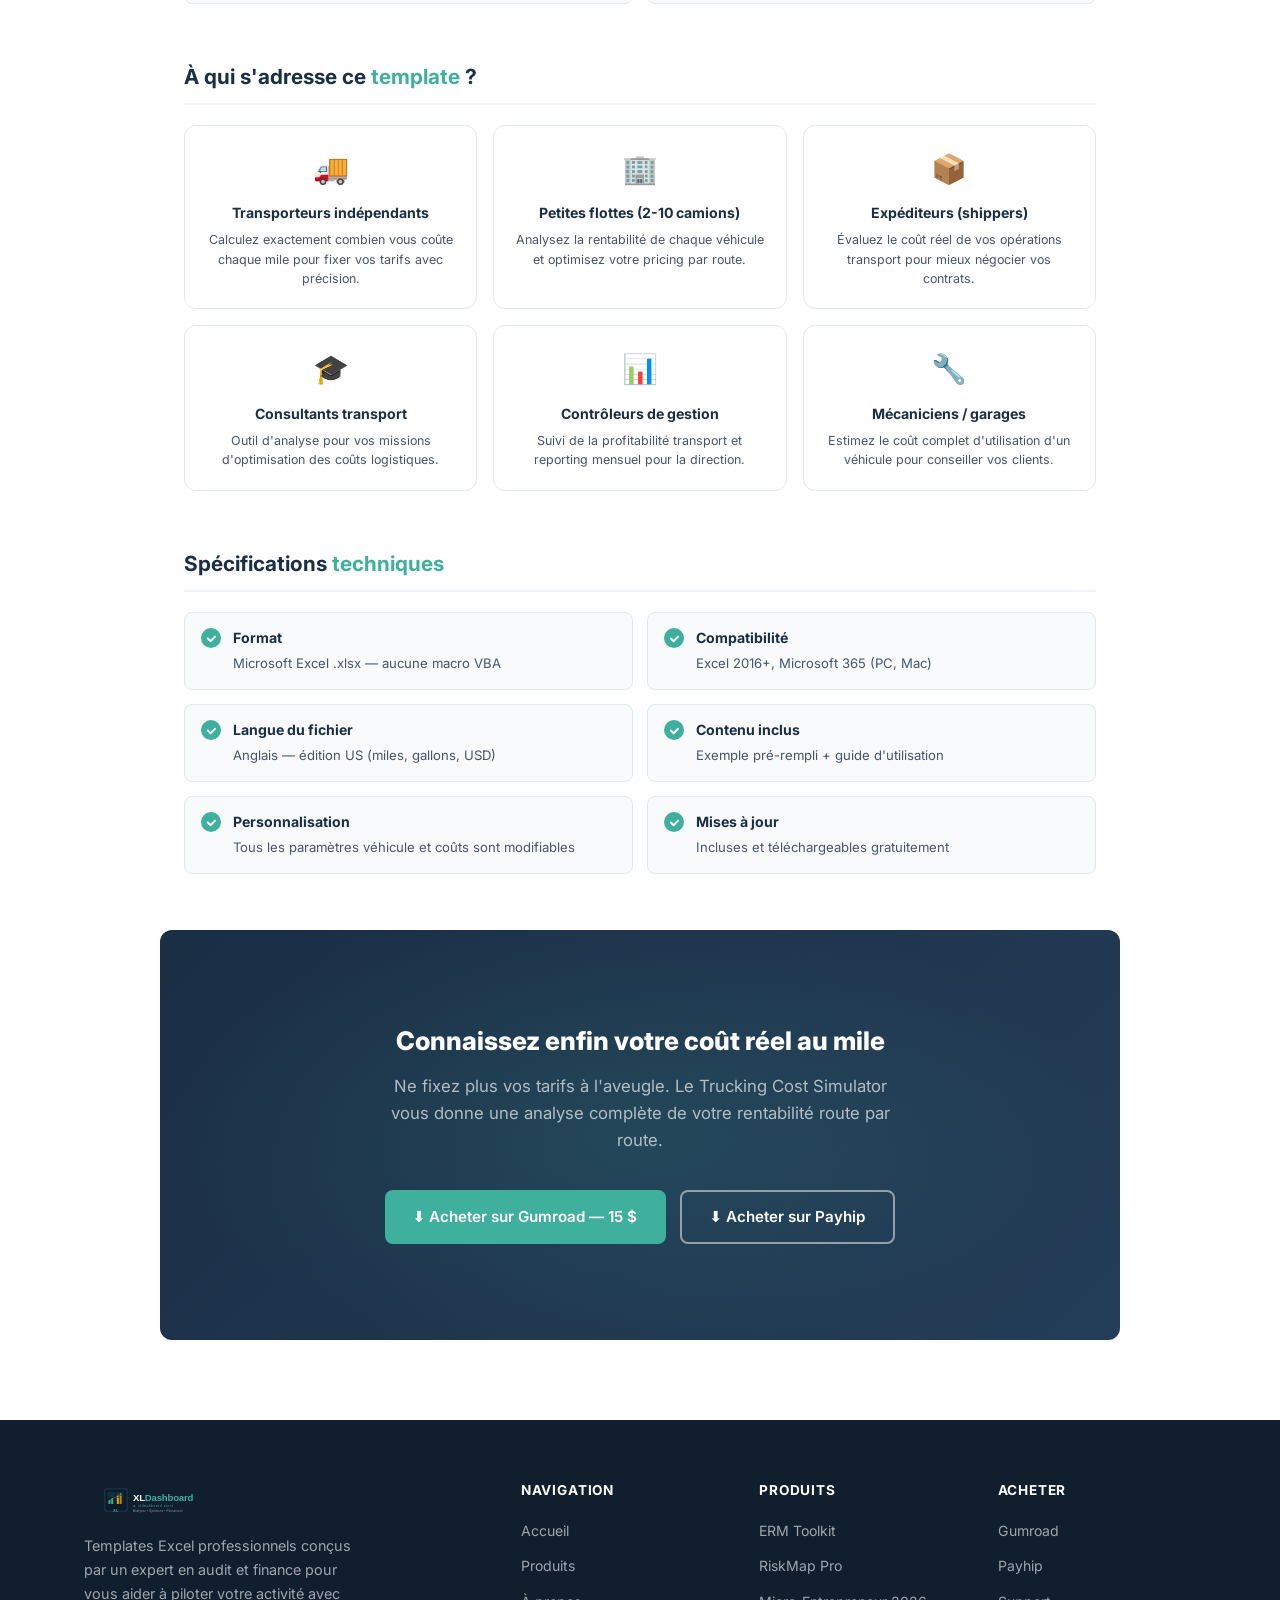
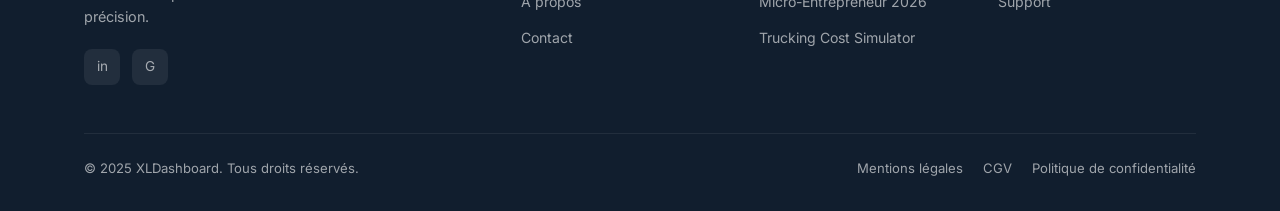
<file: templates/trucking-cost-simulator.html>
<!DOCTYPE html>
<html lang="fr" dir="ltr">
<head>
  <meta charset="UTF-8" />
  <link rel="icon" href="../favicon.svg" type="image/svg+xml">
  <meta name="viewport" content="width=device-width, initial-scale=1.0" />
  <title>Trucking Cost Price Simulator — Excel cost per mile | XLDashboard</title>
  <!-- SEO -->
  <link rel="canonical" href="https://xldashboard.store/templates/trucking-cost-simulator.html" />
  <meta name="description" content="Excel calculator for trucking cost per mile: fuel, fixed & variable costs, driver salary, route profitability. US edition. $15 — instant download." />
  <!-- Open Graph -->
  <meta property="og:type" content="product" />
  <meta property="og:site_name" content="XLDashboard" />
  <meta property="og:locale" content="fr_FR" />
  <meta property="og:title" content="Trucking Cost Price Simulator — Excel cost per mile | XLDashboard" />
  <meta property="og:description" content="Excel calculator for trucking cost per mile: fuel, fixed & variable costs, driver salary, route profitability. US edition. $15 — instant download." />
  <meta property="og:url" content="https://xldashboard.store/templates/trucking-cost-simulator.html" />
  <meta property="og:image" content="https://xldashboard.store/assets/og-image.png" />
  <!-- Twitter Card -->
  <meta name="twitter:card" content="summary_large_image" />
  <meta name="twitter:title" content="Trucking Cost Price Simulator — Excel cost per mile | XLDashboard" />
  <meta name="twitter:description" content="Excel calculator for trucking cost per mile: fuel, fixed & variable costs, driver salary, route profitability. US edition. $15 — instant download." />
  <meta name="twitter:image" content="https://xldashboard.store/assets/og-image.png" />
  <link rel="preconnect" href="https://fonts.googleapis.com" />
  <link href="https://fonts.googleapis.com/css2?family=Inter:wght@400;500;600;700;800&display=swap" rel="stylesheet" />
  <link rel="stylesheet" href="../css/style.css" />
  <style>
    .prod-hero { background: linear-gradient(135deg,var(--navy-dark) 0%,var(--navy) 100%); padding:120px 0 64px; position:relative; overflow:hidden; }
    .prod-hero::before { content:''; position:absolute; inset:0; background:radial-gradient(ellipse 60% 80% at 50% 50%,rgba(63,175,158,.14) 0%,transparent 70%); }
    .prod-hero > * { position:relative; }
    .prod-hero-inner { display:grid; grid-template-columns:1fr 1fr; gap:56px; align-items:center; }
    .prod-hero-content h1 { font-size:clamp(1.7rem,3.5vw,2.6rem); font-weight:800; color:var(--white); line-height:1.2; margin-bottom:16px; }
    .prod-hero-content .hero-desc { font-size:1rem; color:rgba(255,255,255,.72); line-height:1.7; margin-bottom:28px; }
    .prod-price-box { display:inline-flex; align-items:baseline; gap:6px; background:rgba(63,175,158,.15); border:1px solid rgba(63,175,158,.3); padding:10px 20px; border-radius:var(--radius-sm); margin-bottom:24px; }
    .prod-price-box .price { font-size:2rem; font-weight:800; color:var(--emerald); }
    .prod-price-box .once { font-size:.82rem; color:rgba(255,255,255,.55); }
    .prod-buy-btns { display:flex; gap:12px; flex-wrap:wrap; }
    .prod-hero-visual { background:rgba(255,255,255,.04); border:1px solid rgba(255,255,255,.08); border-radius:var(--radius); padding:28px; min-height:280px; display:flex; flex-direction:column; align-items:center; justify-content:center; gap:16px; }
    .todo-screenshot { border:2px dashed rgba(63,175,158,.35); border-radius:var(--radius-sm); width:100%; min-height:220px; display:flex; flex-direction:column; align-items:center; justify-content:center; gap:10px; color:rgba(255,255,255,.35); font-size:.85rem; background:rgba(63,175,158,.04); }
    .todo-screenshot svg { opacity:.3; }

    .prod-body { max-width:960px; margin:0 auto; padding:64px 24px 80px; }
    .prod-section { margin-bottom:56px; }
    .prod-section h2 { font-size:1.3rem; font-weight:700; color:var(--navy); margin-bottom:20px; padding-bottom:10px; border-bottom:2px solid var(--gray-100); }
    .prod-section h2 span { color:var(--emerald); }
    .features-list { display:grid; grid-template-columns:1fr 1fr; gap:14px; }
    .feature-item { display:flex; align-items:flex-start; gap:12px; padding:14px 16px; background:var(--gray-50); border-radius:var(--radius-sm); border:1px solid var(--gray-200); }
    .feature-check { width:20px; height:20px; background:var(--emerald); border-radius:50%; display:flex; align-items:center; justify-content:center; flex-shrink:0; margin-top:1px; }
    .feature-check svg { width:11px; height:11px; }
    .feature-text strong { display:block; font-size:.88rem; font-weight:700; color:var(--navy); }
    .feature-text span { font-size:.82rem; color:var(--gray-600); line-height:1.5; }

    .use-cases { display:grid; grid-template-columns:repeat(3,1fr); gap:16px; }
    .use-case { background:var(--white); border:1px solid var(--gray-200); border-radius:var(--radius); padding:20px; text-align:center; transition:all var(--transition); }
    .use-case:hover { border-color:var(--emerald); box-shadow:var(--shadow); transform:translateY(-2px); }
    .use-case-icon { font-size:1.8rem; margin-bottom:10px; }
    .use-case-title { font-size:.88rem; font-weight:700; color:var(--navy); margin-bottom:6px; }
    .use-case-desc { font-size:.78rem; color:var(--gray-600); line-height:1.55; }

    .lead-magnet { background:linear-gradient(135deg,var(--navy-dark),var(--navy)); border-radius:var(--radius); padding:40px; text-align:center; margin-bottom:56px; }
    .lead-magnet h3 { font-size:1.25rem; font-weight:700; color:var(--white); margin-bottom:10px; }
    .lead-magnet p { font-size:.9rem; color:rgba(255,255,255,.65); margin-bottom:24px; }
    .lead-form { display:flex; gap:10px; max-width:440px; margin:0 auto; }
    .lead-form input { flex:1; padding:11px 16px; border-radius:var(--radius-sm); border:none; font-size:.92rem; }
    .lead-form button { padding:11px 22px; background:var(--emerald); color:white; border:none; border-radius:var(--radius-sm); font-weight:700; cursor:pointer; white-space:nowrap; transition:background var(--transition); }
    .lead-form button:hover { background:var(--emerald-dark); }
    .todo-box { background:#fef9c3; border:1px solid #fde047; border-radius:8px; padding:10px 16px; font-size:.8rem; color:#713f12; margin-top:14px; }

    .platform-badges { display:flex; gap:10px; }
    .platform-badge { display:inline-flex; align-items:center; gap:6px; padding:8px 16px; border-radius:100px; font-size:.82rem; font-weight:700; border:1.5px solid; transition:all var(--transition); text-decoration:none; }
    .platform-badge.gumroad { color:#ff90e8; border-color:rgba(255,144,232,.35); background:rgba(255,144,232,.1); }
    .platform-badge.gumroad:hover { background:rgba(255,144,232,.22); }
    .platform-badge.payhip { color:#3b82f6; border-color:rgba(59,130,246,.3); background:rgba(59,130,246,.1); }
    .platform-badge.payhip:hover { background:rgba(59,130,246,.22); }
    .lang-note { font-size:.75rem; color:rgba(255,255,255,.5); margin-top:8px; }

    @media (max-width:900px) { .prod-hero-inner { grid-template-columns:1fr; } .features-list { grid-template-columns:1fr; } .use-cases { grid-template-columns:1fr 1fr; } }
    @media (max-width:580px) { .use-cases { grid-template-columns:1fr; } .lead-form { flex-direction:column; } }
  </style>
<script type="application/ld+json">
{
  "@context": "https://schema.org",
  "@type": "Product",
  "name": "Trucking Cost Price Simulator",
  "description": "Excel calculator for trucking cost per mile: fuel, fixed costs, variable costs, driver salary. Profitability analysis by route. US edition.",
  "brand": {"@type": "Brand", "name": "XLDashboard"},
  "offers": {"@type": "Offer", "price": "15.00", "priceCurrency": "USD", "availability": "https://schema.org/InStock", "url": "https://flissidigital.gumroad.com/l/trucking-cost-per-mile-calculator"},
  "url": "https://xldashboard.store/templates/trucking-cost-simulator.html"
}
</script>
<script type="application/ld+json">
{"@context":"https://schema.org","@type":"BreadcrumbList","itemListElement":[
  {"@type":"ListItem","position":1,"name":"Accueil","item":"https://xldashboard.store/"},
  {"@type":"ListItem","position":2,"name":"Produits","item":"https://xldashboard.store/products.html"},
  {"@type":"ListItem","position":3,"name":"Trucking Cost Simulator","item":"https://xldashboard.store/templates/trucking-cost-simulator.html"}
]}
</script>
</head>
<body data-page="product">

<nav class="navbar">
  <div class="container">
    <div class="nav-inner">
      <a href="../index.html" class="navbar-logo">
<svg width="220" height="55" viewBox="0 0 680 200" role="img">
<title>Logo XLDashboard</title>
<rect x="40" y="40" width="120" height="120" rx="16" fill="#1A2E44"/>
<rect x="48" y="48" width="104" height="104" rx="12" fill="#0D1B2A"/>
<rect x="58" y="60" width="38" height="28" rx="3" fill="#3FAF9E" opacity="0.15"/>
<rect x="100" y="60" width="38" height="28" rx="3" fill="#3FAF9E" opacity="0.15"/>
<rect x="58" y="92" width="38" height="28" rx="3" fill="#3FAF9E" opacity="0.08"/>
<rect x="100" y="92" width="38" height="28" rx="3" fill="#3FAF9E" opacity="0.08"/>
<rect x="62" y="104" width="10" height="16" rx="2" fill="#3FAF9E" opacity="0.9"/>
<rect x="76" y="96" width="10" height="24" rx="2" fill="#3FAF9E"/>
<rect x="104" y="88" width="10" height="32" rx="2" fill="#F0A500"/>
<rect x="118" y="78" width="10" height="42" rx="2" fill="#F0A500" opacity="0.8"/>
<polyline points="67,104 81,94 109,82 123,70" fill="none" stroke="#3FAF9E" stroke-width="2.5" stroke-linecap="round" stroke-linejoin="round"/>
<circle cx="67" cy="104" r="4" fill="#3FAF9E"/>
<circle cx="81" cy="94" r="4" fill="#3FAF9E"/>
<circle cx="109" cy="82" r="4" fill="#F0A500"/>
<circle cx="123" cy="70" r="4" fill="#F0A500"/>
<text x="100" y="158" text-anchor="middle" font-family="Arial Black, sans-serif" font-size="18" font-weight="900" fill="#3FAF9E" letter-spacing="2">XL</text>
<text x="185" y="105" font-family="Arial, sans-serif" font-size="48" font-weight="900" fill="#FFFFFF" letter-spacing="-1">XL<tspan fill="#3FAF9E">Dashboard</tspan></text>
<text x="185" y="135" font-family="Arial, sans-serif" font-size="16" font-weight="400" fill="#3FAF9E" letter-spacing="3">&#9658; xldashboard.store</text>
<text x="185" y="162" font-family="Arial, sans-serif" font-size="14" font-weight="400" fill="#8899AA" letter-spacing="1">Analysez &#8226; Optimisez &#8226; R&#233;ussissez</text>
<line x1="185" y1="115" x2="620" y2="115" stroke="#3FAF9E" stroke-width="0.5" opacity="0.3"/>
</svg>
</a>
      <ul class="nav-links">
        <li><a href="../index.html" data-i18n="nav.home">Accueil</a></li>
        <li><a href="../products.html" data-i18n="nav.products" class="active">Produits</a></li>
        <li><a href="../about.html" data-i18n="nav.about">À propos</a></li>
        <li><a href="../contact.html" data-i18n="nav.contact">Contact</a></li>
      </ul>
      <div style="display:flex;align-items:center;gap:8px">
        <a href="../products.html" class="btn btn-primary btn-sm nav-cta" data-i18n="nav.cta">Voir les templates</a>
        <div class="lang-switcher">
          <button class="lang-btn active" data-lang="fr">FR</button>
          <span class="lang-sep">|</span>
          <button class="lang-btn" data-lang="en">EN</button>
          <span class="lang-sep">|</span>
          <button class="lang-btn" data-lang="ar">عربي</button>
        </div>
      </div>
      <button class="hamburger" aria-label="Menu" aria-expanded="false"><span></span><span></span><span></span></button>
    </div>
    <div class="mobile-menu">
      <a href="../index.html" data-i18n="nav.home">Accueil</a>
      <a href="../products.html" data-i18n="nav.products">Produits</a>
      <a href="../about.html" data-i18n="nav.about">À propos</a>
      <a href="../contact.html" data-i18n="nav.contact">Contact</a>
      <div class="lang-switcher" style="padding:8px 0">
        <button class="lang-btn active" data-lang="fr">FR</button>
        <span class="lang-sep">|</span>
        <button class="lang-btn" data-lang="en">EN</button>
        <span class="lang-sep">|</span>
        <button class="lang-btn" data-lang="ar">عربي</button>
      </div>
    </div>
  </div>
</nav>
<div id="lang-banner" class="lang-banner" style="display:none">
  <span id="lang-banner-text"></span>
  <button id="lang-banner-close" class="lang-banner-close">×</button>
</div>

<!-- ===== PRODUCT HERO ===== -->
<div class="prod-hero">
  <div class="container">
    <div class="prod-hero-inner">
      <div class="prod-hero-content">
        <nav aria-label="Fil d'Ariane" style="margin-bottom:16px;font-size:.82rem;color:rgba(255,255,255,.45)">
          <a href="../index.html" style="color:rgba(255,255,255,.45)">Accueil</a>
          <span style="margin:0 6px">›</span>
          <a href="../products.html" style="color:rgba(255,255,255,.45)">Produits</a>
          <span style="margin:0 6px">›</span>
          <span style="color:var(--emerald)">Trucking Cost Simulator</span>
        </nav>
        <span class="badge" style="background:rgba(63,175,158,.15);border:1px solid rgba(63,175,158,.3);color:var(--emerald-light)">🚛 Transport & Logistique</span>
        <h1>Trucking Cost Price Simulator</h1>
        <p class="hero-desc">Le calculateur Excel de coût de revient au mile pour transporteurs routiers. Décomposez précisément chaque trajet : carburant, amortissement, entretien, salaire chauffeur. Analysez votre rentabilité route par route. <strong style="color:var(--emerald)">Édition US/anglaise.</strong></p>
        <div class="prod-price-box">
          <span class="price">15 $</span>
          <span class="once">achat unique — téléchargement immédiat</span>
        </div>
        <div class="prod-buy-btns">
          <a href="https://flissidigital.gumroad.com/l/trucking-cost-per-mile-calculator"
             class="platform-badge gumroad" target="_blank" rel="noopener">⬇ Acheter sur Gumroad</a>
          <a href="https://payhip.com/b/XxCUq"
             class="platform-badge payhip" target="_blank" rel="noopener">⬇ Acheter sur Payhip</a>
        </div>
        <p class="lang-note">⚠ Page de paiement en anglais</p>
      </div>
      <div class="prod-hero-visual">
        <div class="todo-screenshot">
          <svg width="48" height="48" viewBox="0 0 24 24" fill="none" stroke="currentColor" stroke-width="1.5">
            <rect x="3" y="3" width="18" height="18" rx="2"/><circle cx="8.5" cy="8.5" r="1.5"/>
            <path d="m21 15-5-5L5 21"/>
          </svg>
          <span>TODO : capture d'écran Excel — simulateur coût au mile — vue principale</span>
        </div>
        <div class="todo-screenshot">
          <svg width="48" height="48" viewBox="0 0 24 24" fill="none" stroke="currentColor" stroke-width="1.5">
            <rect x="3" y="3" width="18" height="18" rx="2"/><circle cx="8.5" cy="8.5" r="1.5"/>
            <path d="m21 15-5-5L5 21"/>
          </svg>
          <span>TODO : capture d'écran Excel — analyse de rentabilité par route</span>
        </div>
      </div>
    </div>
  </div>
</div>

<!-- ===== PRODUCT BODY ===== -->
<div class="prod-body">
    <!-- TODO lead magnet : connecter ce formulaire à un service email (Mailchimp, Brevo, ConvertKit…) -->
    <div class="lead-magnet">
      <h3>📥 Recevez un aperçu gratuit</h3>
      <p>Recevez gratuitement un exemple de calcul de coût au mile (itinéraire démonstration) pour évaluer le template.</p>
      <form class="lead-form" onsubmit="return false">
        <input type="email" placeholder="votre@email.com" required />
        <button type="submit">Recevoir</button>
      </form>
      <div class="todo-box">TODO : brancher ce formulaire à votre outil d'email marketing (Mailchimp, Brevo, ConvertKit…)</div>
    </div>

    <div class="prod-section">
      <h2>Ce que contient le <span>template</span></h2>
      <div class="features-list">
        <div class="feature-item">
          <div class="feature-check"><svg viewBox="0 0 12 12" fill="none"><path d="M2 6l3 3 5-5" stroke="white" stroke-width="2" stroke-linecap="round" stroke-linejoin="round"/></svg></div>
          <div class="feature-text"><strong>Coût par mile détaillé</strong><span>Décomposition complète : carburant, péages, amortissement véhicule, assurance, entretien, pneus.</span></div>
        </div>
        <div class="feature-item">
          <div class="feature-check"><svg viewBox="0 0 12 12" fill="none"><path d="M2 6l3 3 5-5" stroke="white" stroke-width="2" stroke-linecap="round" stroke-linejoin="round"/></svg></div>
          <div class="feature-text"><strong>Calcul salaire chauffeur</strong><span>Intégration du coût horaire ou forfaitaire du chauffeur dans le coût total au mile.</span></div>
        </div>
        <div class="feature-item">
          <div class="feature-check"><svg viewBox="0 0 12 12" fill="none"><path d="M2 6l3 3 5-5" stroke="white" stroke-width="2" stroke-linecap="round" stroke-linejoin="round"/></svg></div>
          <div class="feature-text"><strong>Comparaison devis vs coût réel</strong><span>Saisissez votre tarif facturé et visualisez immédiatement votre marge par trajet.</span></div>
        </div>
        <div class="feature-item">
          <div class="feature-check"><svg viewBox="0 0 12 12" fill="none"><path d="M2 6l3 3 5-5" stroke="white" stroke-width="2" stroke-linecap="round" stroke-linejoin="round"/></svg></div>
          <div class="feature-text"><strong>Analyse de rentabilité par route</strong><span>Tableau de synthèse multi-routes : comparez la rentabilité de chaque itinéraire.</span></div>
        </div>
        <div class="feature-item">
          <div class="feature-check"><svg viewBox="0 0 12 12" fill="none"><path d="M2 6l3 3 5-5" stroke="white" stroke-width="2" stroke-linecap="round" stroke-linejoin="round"/></svg></div>
          <div class="feature-text"><strong>Seuil de rentabilité par trajet</strong><span>Calcul automatique du tarif minimum à facturer pour couvrir vos coûts.</span></div>
        </div>
        <div class="feature-item">
          <div class="feature-check"><svg viewBox="0 0 12 12" fill="none"><path d="M2 6l3 3 5-5" stroke="white" stroke-width="2" stroke-linecap="round" stroke-linejoin="round"/></svg></div>
          <div class="feature-text"><strong>Rapport mensuel automatisé</strong><span>Synthèse mensuelle : miles parcourus, revenus, coûts totaux, marge nette.</span></div>
        </div>
        <div class="feature-item">
          <div class="feature-check"><svg viewBox="0 0 12 12" fill="none"><path d="M2 6l3 3 5-5" stroke="white" stroke-width="2" stroke-linecap="round" stroke-linejoin="round"/></svg></div>
          <div class="feature-text"><strong>Paramétrage véhicule</strong><span>Consommation, capacité, âge, valeur résiduelle — adapté à votre flotte.</span></div>
        </div>
        <div class="feature-item">
          <div class="feature-check"><svg viewBox="0 0 12 12" fill="none"><path d="M2 6l3 3 5-5" stroke="white" stroke-width="2" stroke-linecap="round" stroke-linejoin="round"/></svg></div>
          <div class="feature-text"><strong>Données d'exemple US incluses</strong><span>Cas pratique pré-rempli sur une route interstate — prêt à adapter.</span></div>
        </div>
      </div>
    </div>

    <div class="prod-section">
      <h2>À qui s'adresse ce <span>template</span> ?</h2>
      <div class="use-cases">
      <div class="use-case">
        <div class="use-case-icon">🚚</div>
        <div class="use-case-title">Transporteurs indépendants</div>
        <p class="use-case-desc">Calculez exactement combien vous coûte chaque mile pour fixer vos tarifs avec précision.</p>
      </div>
      <div class="use-case">
        <div class="use-case-icon">🏢</div>
        <div class="use-case-title">Petites flottes (2-10 camions)</div>
        <p class="use-case-desc">Analysez la rentabilité de chaque véhicule et optimisez votre pricing par route.</p>
      </div>
      <div class="use-case">
        <div class="use-case-icon">📦</div>
        <div class="use-case-title">Expéditeurs (shippers)</div>
        <p class="use-case-desc">Évaluez le coût réel de vos opérations transport pour mieux négocier vos contrats.</p>
      </div>
      <div class="use-case">
        <div class="use-case-icon">🎓</div>
        <div class="use-case-title">Consultants transport</div>
        <p class="use-case-desc">Outil d'analyse pour vos missions d'optimisation des coûts logistiques.</p>
      </div>
      <div class="use-case">
        <div class="use-case-icon">📊</div>
        <div class="use-case-title">Contrôleurs de gestion</div>
        <p class="use-case-desc">Suivi de la profitabilité transport et reporting mensuel pour la direction.</p>
      </div>
      <div class="use-case">
        <div class="use-case-icon">🔧</div>
        <div class="use-case-title">Mécaniciens / garages</div>
        <p class="use-case-desc">Estimez le coût complet d'utilisation d'un véhicule pour conseiller vos clients.</p>
      </div>
      </div>
    </div>

    <div class="prod-section">
      <h2>Spécifications <span>techniques</span></h2>
      <div class="features-list">
        <div class="feature-item">
          <div class="feature-check"><svg viewBox="0 0 12 12" fill="none"><path d="M2 6l3 3 5-5" stroke="white" stroke-width="2" stroke-linecap="round" stroke-linejoin="round"/></svg></div>
          <div class="feature-text"><strong>Format</strong><span>Microsoft Excel .xlsx — aucune macro VBA</span></div>
        </div>
        <div class="feature-item">
          <div class="feature-check"><svg viewBox="0 0 12 12" fill="none"><path d="M2 6l3 3 5-5" stroke="white" stroke-width="2" stroke-linecap="round" stroke-linejoin="round"/></svg></div>
          <div class="feature-text"><strong>Compatibilité</strong><span>Excel 2016+, Microsoft 365 (PC, Mac)</span></div>
        </div>
        <div class="feature-item">
          <div class="feature-check"><svg viewBox="0 0 12 12" fill="none"><path d="M2 6l3 3 5-5" stroke="white" stroke-width="2" stroke-linecap="round" stroke-linejoin="round"/></svg></div>
          <div class="feature-text"><strong>Langue du fichier</strong><span>Anglais — édition US (miles, gallons, USD)</span></div>
        </div>
        <div class="feature-item">
          <div class="feature-check"><svg viewBox="0 0 12 12" fill="none"><path d="M2 6l3 3 5-5" stroke="white" stroke-width="2" stroke-linecap="round" stroke-linejoin="round"/></svg></div>
          <div class="feature-text"><strong>Contenu inclus</strong><span>Exemple pré-rempli + guide d'utilisation</span></div>
        </div>
        <div class="feature-item">
          <div class="feature-check"><svg viewBox="0 0 12 12" fill="none"><path d="M2 6l3 3 5-5" stroke="white" stroke-width="2" stroke-linecap="round" stroke-linejoin="round"/></svg></div>
          <div class="feature-text"><strong>Personnalisation</strong><span>Tous les paramètres véhicule et coûts sont modifiables</span></div>
        </div>
        <div class="feature-item">
          <div class="feature-check"><svg viewBox="0 0 12 12" fill="none"><path d="M2 6l3 3 5-5" stroke="white" stroke-width="2" stroke-linecap="round" stroke-linejoin="round"/></svg></div>
          <div class="feature-text"><strong>Mises à jour</strong><span>Incluses et téléchargeables gratuitement</span></div>
        </div>
      </div>
    </div>

    <section class="cta-section" style="border-radius:var(--radius);margin:0 -24px">
      <div class="container">
        <h2 class="cta-title" style="font-size:1.6rem">Connaissez enfin votre coût réel au mile</h2>
        <p class="cta-desc">Ne fixez plus vos tarifs à l'aveugle. Le Trucking Cost Simulator vous donne une analyse complète de votre rentabilité route par route.</p>
        <div class="cta-actions">
          <a href="https://flissidigital.gumroad.com/l/trucking-cost-per-mile-calculator"
             class="btn btn-primary" target="_blank" rel="noopener">⬇ Acheter sur Gumroad — 15 $</a>
          <a href="https://payhip.com/b/XxCUq"
             class="btn btn-outline" target="_blank" rel="noopener">⬇ Acheter sur Payhip</a>
        </div>
      </div>
    </section>
</div>

<footer class="footer">
  <div class="container">
    <div class="footer-grid">
      <div class="footer-brand">
        <a href="../index.html" class="navbar-logo">
<svg width="220" height="55" viewBox="0 0 680 200" role="img" style="height:40px;width:auto;">
<title>Logo XLDashboard</title>
<rect x="40" y="40" width="120" height="120" rx="16" fill="#1A2E44"/>
<rect x="48" y="48" width="104" height="104" rx="12" fill="#0D1B2A"/>
<rect x="58" y="60" width="38" height="28" rx="3" fill="#3FAF9E" opacity="0.15"/>
<rect x="100" y="60" width="38" height="28" rx="3" fill="#3FAF9E" opacity="0.15"/>
<rect x="58" y="92" width="38" height="28" rx="3" fill="#3FAF9E" opacity="0.08"/>
<rect x="100" y="92" width="38" height="28" rx="3" fill="#3FAF9E" opacity="0.08"/>
<rect x="62" y="104" width="10" height="16" rx="2" fill="#3FAF9E" opacity="0.9"/>
<rect x="76" y="96" width="10" height="24" rx="2" fill="#3FAF9E"/>
<rect x="104" y="88" width="10" height="32" rx="2" fill="#F0A500"/>
<rect x="118" y="78" width="10" height="42" rx="2" fill="#F0A500" opacity="0.8"/>
<polyline points="67,104 81,94 109,82 123,70" fill="none" stroke="#3FAF9E" stroke-width="2.5" stroke-linecap="round" stroke-linejoin="round"/>
<circle cx="67" cy="104" r="4" fill="#3FAF9E"/>
<circle cx="81" cy="94" r="4" fill="#3FAF9E"/>
<circle cx="109" cy="82" r="4" fill="#F0A500"/>
<circle cx="123" cy="70" r="4" fill="#F0A500"/>
<text x="100" y="158" text-anchor="middle" font-family="Arial Black, sans-serif" font-size="18" font-weight="900" fill="#3FAF9E" letter-spacing="2">XL</text>
<text x="185" y="105" font-family="Arial, sans-serif" font-size="48" font-weight="900" fill="#FFFFFF" letter-spacing="-1">XL<tspan fill="#3FAF9E">Dashboard</tspan></text>
<text x="185" y="135" font-family="Arial, sans-serif" font-size="16" font-weight="400" fill="#3FAF9E" letter-spacing="3">&#9658; xldashboard.store</text>
<text x="185" y="162" font-family="Arial, sans-serif" font-size="14" font-weight="400" fill="#8899AA" letter-spacing="1">Analysez &#8226; Optimisez &#8226; R&#233;ussissez</text>
<line x1="185" y1="115" x2="620" y2="115" stroke="#3FAF9E" stroke-width="0.5" opacity="0.3"/>
</svg>
</a>
        <p data-i18n="footer.desc">Templates Excel professionnels conçus par un expert en audit et finance.</p>
        <div class="footer-social">
          <a href="https://www.linkedin.com/in/mourad-f-18089923/" class="social-btn" aria-label="LinkedIn" target="_blank" rel="noopener">in</a>
          <a href="https://flissidigital.gumroad.com/" class="social-btn" aria-label="Gumroad" target="_blank" rel="noopener">G</a>
        </div>
      </div>
      <div>
        <div class="footer-title">Navigation</div>
        <ul class="footer-links">
          <li><a href="../index.html">Accueil</a></li>
          <li><a href="../products.html">Produits</a></li>
          <li><a href="../about.html">À propos</a></li>
          <li><a href="../contact.html">Contact</a></li>
        </ul>
      </div>
      <div>
        <div class="footer-title">Produits</div>
        <ul class="footer-links">
          <li><a href="erm-toolkit.html">ERM Toolkit</a></li>
          <li><a href="riskmap-pro.html">RiskMap Pro</a></li>
          <li><a href="micro-entrepreneur-2026.html">Micro-Entrepreneur 2026</a></li>
          <li><a href="trucking-cost-simulator.html">Trucking Cost Simulator</a></li>
        </ul>
      </div>
      <div>
        <div class="footer-title">Acheter</div>
        <ul class="footer-links">
          <li><a href="https://flissidigital.gumroad.com/" target="_blank" rel="noopener">Gumroad</a></li>
          <li><a href="https://payhip.com/FlissiDigital" target="_blank" rel="noopener">Payhip</a></li>
          <li><a href="../contact.html">Support</a></li>
        </ul>
      </div>
    </div>
    <div class="footer-bottom">
      <span>© 2025 XLDashboard. Tous droits réservés.</span>
      <div style="display:flex;gap:20px">
        <a href="../mentions-legales.html">Mentions légales</a>
        <a href="../cgv.html">CGV</a>
        <a href="../politique-confidentialite.html">Politique de confidentialité</a>
      </div>
    </div>
  </div>
</footer>

<script src="../js/main.js"></script>
<script src="../js/i18n.js"></script>

<div class="float-social">
  <a href="https://wa.me/213540226131?text=Bonjour%2C%20je%20suis%20int%C3%A9ress%C3%A9%20par%20vos%20templates%20Excel%20XLDashboard"
     class="float-btn float-whatsapp" target="_blank" rel="noopener" aria-label="WhatsApp">
    <svg xmlns="http://www.w3.org/2000/svg" viewBox="0 0 24 24" fill="white" width="26" height="26">
      <path d="M17.472 14.382c-.297-.149-1.758-.867-2.03-.967-.273-.099-.471-.148-.67.15-.197.297-.767.966-.94 1.164-.173.199-.347.223-.644.075-.297-.15-1.255-.463-2.39-1.475-.883-.788-1.48-1.761-1.653-2.059-.173-.297-.018-.458.13-.606.134-.133.298-.347.446-.52.149-.174.198-.298.298-.497.099-.198.05-.371-.025-.52-.075-.149-.669-1.612-.916-2.207-.242-.579-.487-.5-.669-.51-.173-.008-.371-.01-.57-.01-.198 0-.52.074-.792.372-.272.297-1.04 1.016-1.04 2.479 0 1.462 1.065 2.875 1.213 3.074.149.198 2.096 3.2 5.077 4.487.709.306 1.262.489 1.694.625.712.227 1.36.195 1.871.118.571-.085 1.758-.719 2.006-1.413.248-.694.248-1.289.173-1.413-.074-.124-.272-.198-.57-.347z"/>
      <path d="M12 0C5.373 0 0 5.373 0 12c0 2.123.555 4.116 1.528 5.847L.057 23.57a.75.75 0 0 0 .906.919l5.857-1.435A11.943 11.943 0 0 0 12 24c6.627 0 12-5.373 12-12S18.627 0 12 0zm0 22a9.943 9.943 0 0 1-5.073-1.384l-.363-.214-3.763.923.967-3.665-.236-.376A9.946 9.946 0 0 1 2 12C2 6.477 6.477 2 12 2s10 4.477 10 10-4.477 10-10 10z"/>
    </svg>
    <span class="float-pulse"></span>
  </a>
  <a href="https://m.me/xldashboard" class="float-btn float-messenger" target="_blank" rel="noopener" aria-label="Messenger">
    <svg xmlns="http://www.w3.org/2000/svg" viewBox="0 0 24 24" fill="white" width="26" height="26">
      <path d="M12 0C5.373 0 0 5.04 0 11.255c0 3.457 1.7 6.542 4.373 8.582V24l3.981-2.193a13.08 13.08 0 0 0 3.646.514C18.627 22.321 24 17.47 24 11.255 24 5.04 18.627 0 12 0zm1.22 15.144L9.9 11.667 3.52 15.144 10.506 7.8l3.368 3.477 6.327-3.477-6.981 7.344z"/>
    </svg>
  </a>
  <a href="https://instagram.com/xldashboard" class="float-btn float-instagram" target="_blank" rel="noopener" aria-label="Instagram">
    <svg xmlns="http://www.w3.org/2000/svg" viewBox="0 0 24 24" fill="white" width="26" height="26">
      <path d="M12 2.163c3.204 0 3.584.012 4.85.07 3.252.148 4.771 1.691 4.919 4.919.058 1.265.069 1.645.069 4.849 0 3.205-.012 3.584-.069 4.849-.149 3.225-1.664 4.771-4.919 4.919-1.266.058-1.644.07-4.85.07-3.204 0-3.584-.012-4.849-.07-3.26-.149-4.771-1.699-4.919-4.92-.058-1.265-.07-1.644-.07-4.849 0-3.204.013-3.583.07-4.849.149-3.227 1.664-4.771 4.919-4.919 1.266-.057 1.645-.069 4.849-.069zm0-2.163c-3.259 0-3.667.014-4.947.072-4.358.2-6.78 2.618-6.98 6.98-.059 1.281-.073 1.689-.073 4.948 0 3.259.014 3.668.072 4.948.2 4.358 2.618 6.78 6.98 6.98 1.281.058 1.689.072 4.948.072 3.259 0 3.668-.014 4.948-.072 4.354-.2 6.782-2.618 6.979-6.98.059-1.28.073-1.689.073-4.948 0-3.259-.014-3.667-.072-4.947-.196-4.354-2.617-6.78-6.979-6.98-1.281-.059-1.69-.073-4.949-.073zm0 5.838c-3.403 0-6.162 2.759-6.162 6.162s2.759 6.163 6.162 6.163 6.162-2.759 6.162-6.163c0-3.403-2.759-6.162-6.162-6.162zm0 10.162c-2.209 0-4-1.79-4-4 0-2.209 1.791-4 4-4s4 1.791 4 4c0 2.21-1.791 4-4 4zm6.406-11.845c-.796 0-1.441.645-1.441 1.44s.645 1.44 1.441 1.44c.795 0 1.439-.645 1.439-1.44s-.644-1.44-1.439-1.44z"/>
    </svg>
  </a>
</div>
</body>
</html>
</file>
<file: css/style.css>
/* ===== ARABIC FONT (Cairo) ===== */
@import url('https://fonts.googleapis.com/css2?family=Cairo:wght@400;500;600;700;800&display=swap');

/* ===== RESET & BASE ===== */
*, *::before, *::after { box-sizing: border-box; margin: 0; padding: 0; }

:root {
  --emerald: #3FAF9E;
  --emerald-dark: #2d9082;
  --emerald-light: #5cc4b3;
  --navy: #1A2E44;
  --navy-light: #243d58;
  --navy-dark: #111e2e;
  --white: #ffffff;
  --gray-50: #f8fafc;
  --gray-100: #f1f5f9;
  --gray-200: #e2e8f0;
  --gray-400: #94a3b8;
  --gray-600: #475569;
  --gray-800: #1e293b;
  --font: 'Inter', 'Segoe UI', system-ui, sans-serif;
  --radius: 12px;
  --radius-sm: 8px;
  --shadow: 0 4px 24px rgba(26,46,68,.10);
  --shadow-lg: 0 12px 40px rgba(26,46,68,.16);
  --transition: 0.25s ease;
}

html { scroll-behavior: smooth; font-size: 16px; }

body {
  font-family: var(--font);
  color: var(--gray-800);
  background: var(--white);
  line-height: 1.6;
  -webkit-font-smoothing: antialiased;
}

img { max-width: 100%; display: block; }
a { color: inherit; text-decoration: none; }
ul { list-style: none; }

.container {
  max-width: 1160px;
  margin: 0 auto;
  padding: 0 24px;
}

.section-title {
  font-size: clamp(1.6rem, 3vw, 2.2rem);
  font-weight: 700;
  color: var(--navy);
  line-height: 1.25;
}

.section-subtitle {
  font-size: 1.05rem;
  color: var(--gray-600);
  margin-top: 12px;
  max-width: 560px;
}

.badge {
  display: inline-block;
  background: rgba(63,175,158,.12);
  color: var(--emerald-dark);
  font-size: .78rem;
  font-weight: 600;
  letter-spacing: .06em;
  text-transform: uppercase;
  padding: 4px 14px;
  border-radius: 100px;
  margin-bottom: 16px;
}

/* ===== BUTTONS ===== */
.btn {
  display: inline-flex;
  align-items: center;
  gap: 8px;
  padding: 13px 28px;
  border-radius: var(--radius-sm);
  font-weight: 600;
  font-size: .95rem;
  cursor: pointer;
  border: none;
  transition: all var(--transition);
  white-space: nowrap;
}

.btn-primary {
  background: var(--emerald);
  color: var(--white);
}
.btn-primary:hover { background: var(--emerald-dark); transform: translateY(-1px); box-shadow: 0 6px 20px rgba(63,175,158,.35); }

.btn-outline {
  background: transparent;
  color: var(--white);
  border: 2px solid rgba(255,255,255,.5);
}
.btn-outline:hover { border-color: var(--white); background: rgba(255,255,255,.08); }

.btn-navy {
  background: var(--navy);
  color: var(--white);
}
.btn-navy:hover { background: var(--navy-light); transform: translateY(-1px); }

.btn-sm {
  padding: 9px 20px;
  font-size: .88rem;
}

/* ===== NAVBAR ===== */
.navbar {
  position: fixed;
  top: 0; left: 0; right: 0;
  z-index: 1000;
  background: rgba(26,46,68,.97);
  backdrop-filter: blur(12px);
  border-bottom: 1px solid rgba(255,255,255,.06);
  transition: box-shadow var(--transition);
}

.navbar.scrolled { box-shadow: 0 4px 24px rgba(0,0,0,.3); }

.nav-inner {
  display: flex;
  align-items: center;
  justify-content: space-between;
  height: 68px;
}

.nav-logo {
  display: flex;
  align-items: center;
  gap: 10px;
  font-weight: 800;
  font-size: 1.25rem;
  color: var(--white);
  flex-direction: column;
  align-items: flex-start;
  gap: 0;
}

.logo-icon {
  width: 36px;
  height: 36px;
  background: var(--emerald);
  border-radius: 8px;
  display: flex;
  align-items: center;
  justify-content: center;
  font-size: 1rem;
  color: var(--white);
  font-weight: 900;
}

.logo-text span { color: var(--emerald); }

.nav-links {
  display: flex;
  align-items: center;
  gap: 36px;
}

.nav-links a {
  color: rgba(255,255,255,.75);
  font-size: .92rem;
  font-weight: 500;
  transition: color var(--transition);
  position: relative;
}

.nav-links a::after {
  content: '';
  position: absolute;
  bottom: -3px; left: 0; right: 0;
  height: 2px;
  background: var(--emerald);
  border-radius: 2px;
  transform: scaleX(0);
  transition: transform var(--transition);
}

.nav-links a:hover, .nav-links a.active { color: var(--white); }
.nav-links a:hover::after, .nav-links a.active::after { transform: scaleX(1); }

.nav-cta { margin-left: 8px; }

.hamburger {
  display: none;
  flex-direction: column;
  gap: 5px;
  cursor: pointer;
  padding: 4px;
  background: none;
  border: none;
}
.hamburger span {
  display: block;
  width: 24px;
  height: 2px;
  background: var(--white);
  border-radius: 2px;
  transition: all var(--transition);
}
.hamburger.open span:nth-child(1) { transform: translateY(7px) rotate(45deg); }
.hamburger.open span:nth-child(2) { opacity: 0; }
.hamburger.open span:nth-child(3) { transform: translateY(-7px) rotate(-45deg); }

.mobile-menu {
  display: none;
  flex-direction: column;
  gap: 4px;
  padding: 16px 24px 20px;
  border-top: 1px solid rgba(255,255,255,.07);
}
.mobile-menu a {
  color: rgba(255,255,255,.8);
  font-size: .95rem;
  font-weight: 500;
  padding: 10px 0;
  border-bottom: 1px solid rgba(255,255,255,.05);
  transition: color var(--transition);
}
.mobile-menu a:last-child { border-bottom: none; }
.mobile-menu a:hover { color: var(--emerald); }
.mobile-menu.open { display: flex; }

/* ===== HERO ===== */
.hero {
  background: linear-gradient(135deg, var(--navy-dark) 0%, var(--navy) 50%, #1e3d5c 100%);
  min-height: 100vh;
  display: flex;
  flex-direction: column;
  justify-content: center;
  padding-top: 68px;
  position: relative;
  overflow: hidden;
}

.hero::before {
  content: '';
  position: absolute;
  inset: 0;
  background:
    radial-gradient(ellipse 60% 50% at 70% 40%, rgba(63,175,158,.18) 0%, transparent 70%),
    radial-gradient(ellipse 40% 60% at 10% 80%, rgba(63,175,158,.08) 0%, transparent 60%);
}

.hero-grid {
  display: grid;
  grid-template-columns: 1fr 1fr;
  gap: 60px;
  align-items: center;
  padding: 80px 0;
  position: relative;
}

.hero-eyebrow {
  display: inline-flex;
  align-items: center;
  gap: 8px;
  background: rgba(63,175,158,.15);
  border: 1px solid rgba(63,175,158,.3);
  color: var(--emerald-light);
  font-size: .8rem;
  font-weight: 600;
  letter-spacing: .06em;
  text-transform: uppercase;
  padding: 6px 14px;
  border-radius: 100px;
  margin-bottom: 24px;
}

.hero-eyebrow::before {
  content: '';
  width: 7px; height: 7px;
  background: var(--emerald);
  border-radius: 50%;
  animation: pulse 2s infinite;
}

@keyframes pulse {
  0%, 100% { opacity: 1; transform: scale(1); }
  50% { opacity: .5; transform: scale(1.3); }
}

.hero-title {
  font-size: clamp(2rem, 4.5vw, 3.2rem);
  font-weight: 800;
  color: var(--white);
  line-height: 1.18;
  margin-bottom: 20px;
}

.hero-title .highlight {
  color: var(--emerald);
  position: relative;
}

.hero-description {
  font-size: 1.1rem;
  color: rgba(255,255,255,.7);
  line-height: 1.7;
  margin-bottom: 36px;
  max-width: 500px;
}

.hero-actions {
  display: flex;
  gap: 14px;
  flex-wrap: wrap;
  margin-bottom: 48px;
}

.hero-stats {
  display: flex;
  gap: 32px;
  padding-top: 24px;
  border-top: 1px solid rgba(255,255,255,.1);
}

.stat-item { }
.stat-number {
  font-size: 1.6rem;
  font-weight: 800;
  color: var(--emerald);
  line-height: 1;
}
.stat-label {
  font-size: .8rem;
  color: rgba(255,255,255,.5);
  margin-top: 4px;
  text-transform: uppercase;
  letter-spacing: .05em;
}

/* Hero visual */
.hero-visual {
  position: relative;
  display: flex;
  align-items: center;
  justify-content: center;
}

.dashboard-mockup {
  background: rgba(255,255,255,.05);
  border: 1px solid rgba(255,255,255,.1);
  border-radius: 16px;
  padding: 24px;
  width: 100%;
  max-width: 460px;
  backdrop-filter: blur(8px);
  box-shadow: 0 32px 80px rgba(0,0,0,.4);
}

.mockup-header {
  display: flex;
  align-items: center;
  justify-content: space-between;
  margin-bottom: 20px;
}

.mockup-dots { display: flex; gap: 6px; }
.mockup-dots span {
  width: 10px; height: 10px;
  border-radius: 50%;
  background: rgba(255,255,255,.2);
}
.mockup-dots span:first-child { background: #ff5f57; }
.mockup-dots span:nth-child(2) { background: #febc2e; }
.mockup-dots span:last-child { background: #28c840; }

.mockup-title-bar {
  font-size: .78rem;
  color: rgba(255,255,255,.4);
  font-family: 'Courier New', monospace;
}

.mockup-kpis {
  display: grid;
  grid-template-columns: 1fr 1fr;
  gap: 12px;
  margin-bottom: 20px;
}

.kpi-card {
  background: rgba(255,255,255,.06);
  border: 1px solid rgba(255,255,255,.08);
  border-radius: 10px;
  padding: 14px;
}

.kpi-label {
  font-size: .72rem;
  color: rgba(255,255,255,.45);
  text-transform: uppercase;
  letter-spacing: .05em;
  margin-bottom: 6px;
}

.kpi-value {
  font-size: 1.3rem;
  font-weight: 700;
  color: var(--white);
}

.kpi-value.up { color: #4ade80; }
.kpi-value.down { color: #f87171; }

.kpi-trend {
  font-size: .72rem;
  margin-top: 4px;
}
.kpi-trend.up { color: #4ade80; }
.kpi-trend.down { color: #f87171; }

.mockup-bars {
  display: flex;
  align-items: flex-end;
  gap: 8px;
  height: 80px;
  margin-bottom: 16px;
  padding: 0 4px;
}

.bar {
  flex: 1;
  border-radius: 4px 4px 0 0;
  background: rgba(63,175,158,.3);
  transition: background var(--transition);
}
.bar:hover { background: var(--emerald); }
.bar.active { background: var(--emerald); }

.mockup-tags {
  display: flex;
  gap: 8px;
  flex-wrap: wrap;
}

.tag {
  font-size: .72rem;
  padding: 4px 10px;
  border-radius: 100px;
  border: 1px solid rgba(63,175,158,.3);
  color: var(--emerald-light);
  background: rgba(63,175,158,.08);
}

/* Floating badges */
.float-badge {
  position: absolute;
  background: var(--white);
  border-radius: 12px;
  padding: 10px 14px;
  box-shadow: 0 8px 32px rgba(0,0,0,.3);
  font-size: .82rem;
  font-weight: 600;
  color: var(--navy);
  display: flex;
  align-items: center;
  gap: 8px;
  animation: float 3s ease-in-out infinite;
}

.float-badge.badge-1 { top: -16px; right: -20px; animation-delay: 0s; }
.float-badge.badge-2 { bottom: 20px; left: -24px; animation-delay: 1.5s; }

.float-badge .badge-icon {
  width: 28px; height: 28px;
  border-radius: 7px;
  display: flex; align-items: center; justify-content: center;
  font-size: .9rem;
}
.float-badge.badge-1 .badge-icon { background: rgba(63,175,158,.15); }
.float-badge.badge-2 .badge-icon { background: rgba(26,46,68,.1); }

@keyframes float {
  0%, 100% { transform: translateY(0); }
  50% { transform: translateY(-8px); }
}

/* ===== SECTION PADDING ===== */
.section { padding: 100px 0; }
.section-alt { background: var(--gray-50); }

.section-header { margin-bottom: 56px; }
.section-header.centered { text-align: center; }
.section-header.centered .section-subtitle { margin: 12px auto 0; }

/* ===== FEATURES ===== */
.features-grid {
  display: grid;
  grid-template-columns: repeat(3, 1fr);
  gap: 28px;
}

.feature-card {
  background: var(--white);
  border: 1px solid var(--gray-200);
  border-radius: var(--radius);
  padding: 32px;
  transition: all var(--transition);
  position: relative;
  overflow: hidden;
}

.feature-card::before {
  content: '';
  position: absolute;
  top: 0; left: 0; right: 0;
  height: 3px;
  background: linear-gradient(90deg, var(--emerald), var(--emerald-light));
  transform: scaleX(0);
  transition: transform var(--transition);
}

.feature-card:hover {
  border-color: var(--emerald);
  box-shadow: var(--shadow-lg);
  transform: translateY(-4px);
}
.feature-card:hover::before { transform: scaleX(1); }

.feature-icon {
  width: 52px; height: 52px;
  background: rgba(63,175,158,.12);
  border-radius: 12px;
  display: flex; align-items: center; justify-content: center;
  font-size: 1.4rem;
  margin-bottom: 20px;
}

.feature-title {
  font-size: 1.05rem;
  font-weight: 700;
  color: var(--navy);
  margin-bottom: 10px;
}

.feature-desc {
  font-size: .9rem;
  color: var(--gray-600);
  line-height: 1.65;
}

/* ===== PRODUCTS SECTION ===== */
.products-grid {
  display: grid;
  grid-template-columns: repeat(3, 1fr);
  gap: 28px;
}

.product-card {
  background: var(--white);
  border: 1px solid var(--gray-200);
  border-radius: var(--radius);
  overflow: hidden;
  transition: all var(--transition);
  display: flex;
  flex-direction: column;
}

.product-card:hover {
  border-color: var(--emerald);
  box-shadow: var(--shadow-lg);
  transform: translateY(-5px);
}

.product-thumb {
  height: 180px;
  display: flex;
  align-items: center;
  justify-content: center;
  position: relative;
  overflow: hidden;
}

.product-thumb.risk {
  background: linear-gradient(135deg, #1A2E44 0%, #243d58 100%);
}
.product-thumb.finance {
  background: linear-gradient(135deg, #134e4a 0%, #0f766e 100%);
}
.product-thumb.logistics {
  background: linear-gradient(135deg, #1e3a5f 0%, #1d4ed8 100%);
}

.product-thumb-icon {
  font-size: 3.5rem;
  opacity: .85;
}

.product-category {
  position: absolute;
  top: 14px; left: 14px;
  background: rgba(255,255,255,.15);
  color: var(--white);
  font-size: .72rem;
  font-weight: 600;
  letter-spacing: .05em;
  text-transform: uppercase;
  padding: 4px 10px;
  border-radius: 100px;
  border: 1px solid rgba(255,255,255,.2);
}

.product-body { padding: 24px; flex: 1; display: flex; flex-direction: column; }

.product-title {
  font-size: 1rem;
  font-weight: 700;
  color: var(--navy);
  margin-bottom: 10px;
  line-height: 1.35;
}

.product-desc {
  font-size: .88rem;
  color: var(--gray-600);
  line-height: 1.6;
  flex: 1;
  margin-bottom: 18px;
}

.product-features {
  display: flex;
  flex-direction: column;
  gap: 6px;
  margin-bottom: 20px;
}

.product-feature {
  display: flex;
  align-items: center;
  gap: 8px;
  font-size: .82rem;
  color: var(--gray-600);
}

.product-feature::before {
  content: '✓';
  color: var(--emerald);
  font-weight: 700;
  font-size: .8rem;
  flex-shrink: 0;
}

.product-footer {
  display: flex;
  align-items: center;
  justify-content: space-between;
  padding-top: 18px;
  border-top: 1px solid var(--gray-100);
}

.product-price {
  font-size: 1.35rem;
  font-weight: 800;
  color: var(--navy);
}
.product-price span {
  font-size: .78rem;
  font-weight: 500;
  color: var(--gray-400);
  margin-left: 2px;
}

/* ===== SOCIAL PROOF ===== */
.trust-section { background: var(--navy); padding: 64px 0; }

.trust-inner {
  display: flex;
  align-items: center;
  justify-content: center;
  gap: 64px;
  flex-wrap: wrap;
}

.trust-item {
  text-align: center;
}

.trust-number {
  font-size: 2.4rem;
  font-weight: 800;
  color: var(--emerald);
  line-height: 1;
}

.trust-label {
  font-size: .85rem;
  color: rgba(255,255,255,.55);
  margin-top: 6px;
  text-transform: uppercase;
  letter-spacing: .06em;
}

.trust-divider {
  width: 1px;
  height: 48px;
  background: rgba(255,255,255,.12);
}

/* ===== TESTIMONIAL ===== */
.testimonial-card {
  background: var(--white);
  border: 1px solid var(--gray-200);
  border-radius: var(--radius);
  padding: 32px;
  position: relative;
}

.testimonial-card::before {
  content: '"';
  position: absolute;
  top: 16px; left: 24px;
  font-size: 5rem;
  color: var(--emerald);
  opacity: .2;
  font-family: Georgia, serif;
  line-height: 1;
}

.testimonial-text {
  font-size: .95rem;
  color: var(--gray-600);
  line-height: 1.7;
  margin-bottom: 20px;
  padding-top: 16px;
}

.testimonial-author {
  display: flex;
  align-items: center;
  gap: 12px;
}

.author-avatar {
  width: 42px; height: 42px;
  border-radius: 50%;
  background: linear-gradient(135deg, var(--emerald), var(--navy));
  display: flex;
  align-items: center;
  justify-content: center;
  color: var(--white);
  font-weight: 700;
  font-size: .9rem;
}

.author-name {
  font-weight: 700;
  color: var(--navy);
  font-size: .9rem;
}

.author-role {
  font-size: .8rem;
  color: var(--gray-400);
  margin-top: 1px;
}

.testimonials-grid {
  display: grid;
  grid-template-columns: repeat(3, 1fr);
  gap: 24px;
}

/* ===== CTA SECTION ===== */
.cta-section {
  background: linear-gradient(135deg, var(--navy) 0%, var(--navy-light) 100%);
  padding: 96px 0;
  text-align: center;
  position: relative;
  overflow: hidden;
}

.cta-section::before {
  content: '';
  position: absolute;
  inset: 0;
  background: radial-gradient(ellipse 70% 80% at 50% 50%, rgba(63,175,158,.15) 0%, transparent 70%);
}

.cta-section > * { position: relative; }

.cta-title {
  font-size: clamp(1.8rem, 3.5vw, 2.6rem);
  font-weight: 800;
  color: var(--white);
  line-height: 1.2;
  margin-bottom: 16px;
}

.cta-desc {
  font-size: 1.05rem;
  color: rgba(255,255,255,.65);
  margin-bottom: 36px;
  max-width: 520px;
  margin-left: auto;
  margin-right: auto;
}

.cta-actions {
  display: flex;
  gap: 14px;
  justify-content: center;
  flex-wrap: wrap;
}

/* ===== FOOTER ===== */
.footer {
  background: var(--navy-dark);
  color: rgba(255,255,255,.6);
  padding: 60px 0 32px;
}

.footer-grid {
  display: grid;
  grid-template-columns: 2fr 1fr 1fr 1fr;
  gap: 40px;
  margin-bottom: 48px;
}

.footer-brand p {
  font-size: .9rem;
  line-height: 1.65;
  margin-top: 14px;
  max-width: 280px;
}

.footer-title {
  font-size: .85rem;
  font-weight: 700;
  color: var(--white);
  text-transform: uppercase;
  letter-spacing: .06em;
  margin-bottom: 16px;
}

.footer-links {
  display: flex;
  flex-direction: column;
  gap: 10px;
}

.footer-links a {
  font-size: .88rem;
  transition: color var(--transition);
}
.footer-links a:hover { color: var(--emerald); }

.footer-social {
  display: flex;
  gap: 12px;
  margin-top: 20px;
}

.social-btn {
  width: 36px; height: 36px;
  border-radius: 8px;
  background: rgba(255,255,255,.07);
  display: flex; align-items: center; justify-content: center;
  font-size: .85rem;
  transition: all var(--transition);
  color: rgba(255,255,255,.6);
}
.social-btn:hover { background: var(--emerald); color: var(--white); }

.footer-bottom {
  border-top: 1px solid rgba(255,255,255,.07);
  padding-top: 24px;
  display: flex;
  align-items: center;
  justify-content: space-between;
  font-size: .82rem;
}

.footer-bottom a { transition: color var(--transition); }
.footer-bottom a:hover { color: var(--emerald); }

/* ===== RESPONSIVE ===== */
@media (max-width: 1024px) {
  .features-grid { grid-template-columns: repeat(2, 1fr); }
  .products-grid { grid-template-columns: repeat(2, 1fr); }
  .testimonials-grid { grid-template-columns: repeat(2, 1fr); }
  .footer-grid { grid-template-columns: 1fr 1fr; }
  .hero-grid { gap: 40px; }
}

@media (max-width: 768px) {
  .nav-links, .nav-cta { display: none; }
  .hamburger { display: flex; }

  .hero-grid {
    grid-template-columns: 1fr;
    padding: 60px 0 48px;
    text-align: center;
  }

  .hero-visual { order: -1; }
  .hero-description { margin: 0 auto 32px; }
  .hero-actions { justify-content: center; }
  .hero-stats { justify-content: center; }

  .dashboard-mockup { max-width: 340px; }
  .float-badge.badge-1 { top: -8px; right: -8px; }
  .float-badge.badge-2 { display: none; }

  .features-grid { grid-template-columns: 1fr; }
  .products-grid { grid-template-columns: 1fr; }
  .testimonials-grid { grid-template-columns: 1fr; }

  .trust-inner { gap: 40px; }
  .trust-divider { display: none; }

  .footer-grid { grid-template-columns: 1fr; gap: 32px; }
  .footer-bottom { flex-direction: column; gap: 8px; text-align: center; }
}

@media (max-width: 480px) {
  .container { padding: 0 16px; }
  .section { padding: 72px 0; }
  .hero-stats { gap: 20px; flex-wrap: wrap; }
  .btn { padding: 11px 22px; font-size: .9rem; }
}

/* ===================================================================
   LANGUAGE SWITCHER
   =================================================================== */
.lang-switcher {
  display: flex;
  align-items: center;
  gap: 6px;
  margin-left: 12px;
}

.lang-sep {
  color: rgba(255,255,255,.25);
  font-size: .85rem;
  user-select: none;
}

.lang-btn {
  background: none;
  border: none;
  color: rgba(255,255,255,.5);
  font-size: .82rem;
  font-weight: 700;
  cursor: pointer;
  padding: 4px 6px;
  border-radius: 5px;
  transition: all var(--transition);
  letter-spacing: .03em;
  line-height: 1;
}

.lang-btn:hover { color: var(--white); background: rgba(255,255,255,.07); }
.lang-btn.active { color: var(--emerald); }

/* RTL: flip switcher margin */
[dir="rtl"] .lang-switcher { margin-left: 0; margin-right: 12px; }

/* ===================================================================
   RTL — ARABIC DIRECTION OVERRIDES
   =================================================================== */

/* Arabic font for RTL */
[dir="rtl"],
[dir="rtl"] body,
[dir="rtl"] input,
[dir="rtl"] select,
[dir="rtl"] textarea,
[dir="rtl"] button {
  font-family: 'Cairo', 'Segoe UI', system-ui, sans-serif;
}

/* Keep logo and file names in LTR */
[dir="rtl"] .nav-logo,
[dir="rtl"] .mockup-title-bar,
[dir="rtl"] .platform-badge { direction: ltr; }

/* ── Navbar RTL ── */
[dir="rtl"] .nav-inner { flex-direction: row-reverse; }
[dir="rtl"] .nav-links { flex-direction: row-reverse; }
[dir="rtl"] .nav-cta { margin-left: 0; margin-right: 8px; }
[dir="rtl"] .mobile-menu a { text-align: right; }

/* ── Hero RTL ── */
[dir="rtl"] .hero-grid { direction: rtl; }
[dir="rtl"] .hero-content { text-align: right; }
[dir="rtl"] .hero-actions { justify-content: flex-start; }
[dir="rtl"] .hero-stats { flex-direction: row-reverse; }
[dir="rtl"] .hero-eyebrow { direction: rtl; }

/* Floating badges: swap positions */
[dir="rtl"] .float-badge.badge-1 { right: auto; left: -20px; }
[dir="rtl"] .float-badge.badge-2 { left: auto; right: -24px; }

/* ── Trust band RTL ── */
[dir="rtl"] .trust-inner { flex-direction: row-reverse; }

/* ── Section headers RTL ── */
[dir="rtl"] .section-header { text-align: right; }
[dir="rtl"] .section-header.centered { text-align: center; }
[dir="rtl"] .section-subtitle { margin-left: auto; margin-right: 0; }
[dir="rtl"] .section-header.centered .section-subtitle { margin: 12px auto 0; }

/* ── Feature cards RTL ── */
[dir="rtl"] .feature-card { text-align: right; }
[dir="rtl"] .feature-card::before {
  transform-origin: right;
  right: 0; left: 0;
}

/* ── Product cards RTL ── */
[dir="rtl"] .product-card { text-align: right; }
[dir="rtl"] .product-features { text-align: right; }
[dir="rtl"] .product-feature { flex-direction: row-reverse; }
[dir="rtl"] .product-feature::before { margin-left: 8px; margin-right: 0; }
[dir="rtl"] .product-footer { flex-direction: row-reverse; }

/* ── Testimonials RTL ── */
[dir="rtl"] .testimonial-card { text-align: right; }
[dir="rtl"] .testimonial-card::before { left: auto; right: 24px; }
[dir="rtl"] .testimonial-author { flex-direction: row-reverse; }

/* ── CTA RTL ── */
[dir="rtl"] .cta-section { text-align: center; }

/* ── Footer RTL ── */
[dir="rtl"] .footer-grid { direction: rtl; }
[dir="rtl"] .footer-brand p { text-align: right; }
[dir="rtl"] .footer-links { text-align: right; }
[dir="rtl"] .footer-bottom { flex-direction: row-reverse; }
[dir="rtl"] .footer-social { flex-direction: row-reverse; }

/* ── About page — Timeline RTL ── */
[dir="rtl"] .timeline {
  padding-left: 0;
  padding-right: 28px;
}
[dir="rtl"] .timeline::before {
  left: auto;
  right: 8px;
}
[dir="rtl"] .timeline-item::before {
  left: auto;
  right: -24px;
}
[dir="rtl"] .timeline-date,
[dir="rtl"] .timeline-title,
[dir="rtl"] .timeline-company { text-align: right; }

/* ── About — expertise items RTL ── */
[dir="rtl"] .expertise-item { flex-direction: row-reverse; text-align: right; }
[dir="rtl"] .value-card { text-align: center; } /* keep centered */

/* ── Profile card RTL ── */
[dir="rtl"] .profile-contact-link { flex-direction: row-reverse; text-align: right; }
[dir="rtl"] .profile-tags { justify-content: center; }
[dir="rtl"] .bio-section h2 { text-align: right; }
[dir="rtl"] .bio-section h2 { border-bottom: 2px solid var(--gray-100); }

/* ── Contact page RTL ── */
[dir="rtl"] .info-card { flex-direction: row-reverse; text-align: right; }
[dir="rtl"] .faq-question { flex-direction: row-reverse; text-align: right; }
[dir="rtl"] .form-label { text-align: right; display: block; }
[dir="rtl"] .form-input,
[dir="rtl"] .form-select,
[dir="rtl"] .form-textarea { text-align: right; direction: rtl; }
[dir="rtl"] .form-select {
  background-position: left 14px center;
  padding-right: 14px;
  padding-left: 36px;
}
[dir="rtl"] .form-check { flex-direction: row-reverse; text-align: right; }
[dir="rtl"] .contact-form-card { text-align: right; }

/* ── Products page — filter bar RTL ── */
[dir="rtl"] .filter-bar { flex-direction: row-reverse; }
[dir="rtl"] .section-anchor { text-align: right; }

/* ── Platform badges on product pages ── */
[dir="rtl"] .platform-badges { flex-direction: row-reverse; }

/* ── Page hero RTL ── */
[dir="rtl"] .page-hero { direction: rtl; }

/* ── Buttons with arrow SVG: flip in RTL ── */
[dir="rtl"] .btn svg { transform: scaleX(-1); }

/* ── Mockup KPI cards ── */
[dir="rtl"] .kpi-card { text-align: right; }
[dir="rtl"] .mockup-tags { flex-direction: row-reverse; }
[dir="rtl"] .float-badge { flex-direction: row-reverse; }
[dir="rtl"] .float-badge > div:last-child { text-align: right; }

/* ── Form row in RTL ── */
[dir="rtl"] .form-row { direction: rtl; }

/* ── About grid RTL ── */
[dir="rtl"] .about-grid { direction: rtl; }
[dir="rtl"] .about-grid .bio-section p,
[dir="rtl"] .about-grid .bio-section { text-align: right; }

/* ── Expertise grid RTL ── */
[dir="rtl"] .expertise-name,
[dir="rtl"] .expertise-desc { text-align: right; }

/* ── Hero visual: in RTL keep LTR for mockup content ── */
[dir="rtl"] .dashboard-mockup { direction: ltr; }

/* ── Hero stats RTL ── */
[dir="rtl"] .hero-stats { direction: rtl; }
[dir="rtl"] .stat-item { text-align: center; }

/* ── Mobile responsive RTL fixes ── */
@media (max-width: 768px) {
  [dir="rtl"] .hero-actions { justify-content: center; }
  [dir="rtl"] .hero-content { text-align: center; }
  [dir="rtl"] .hero-eyebrow { margin: 0 auto 24px; }
  [dir="rtl"] .section-header { text-align: center; }
  [dir="rtl"] .section-subtitle { margin: 12px auto 0; }
}

/* ── Language detection banner ── */
.lang-banner {
  position: fixed;
  top: 68px; left: 0; right: 0;
  z-index: 999;
  background: var(--emerald);
  color: var(--white);
  display: flex;
  align-items: center;
  justify-content: center;
  gap: 12px;
  padding: 10px 24px;
  font-size: .9rem;
  font-weight: 600;
  box-shadow: 0 2px 12px rgba(63,175,158,.3);
  transition: opacity .4s ease, transform .4s ease;
}
.banner-hiding { opacity: 0; transform: translateY(-100%); }
.lang-banner-close {
  background: rgba(255,255,255,.2);
  border: none; color: white;
  width: 22px; height: 22px;
  border-radius: 50%; cursor: pointer;
  font-size: 1rem; line-height: 1;
  display: flex; align-items: center; justify-content: center;
}
.lang-banner-close:hover { background: rgba(255,255,255,.35); }
[dir="rtl"] .lang-banner { direction: rtl; }

/* ── Floating Social Buttons ── */
.float-social {
  position: fixed;
  bottom: 20px;
  right: 20px;
  z-index: 9999;
  display: flex;
  flex-direction: column;
  gap: 12px;
  align-items: center;
}
.float-btn {
  width: 52px; height: 52px;
  border-radius: 50%;
  display: flex; align-items: center; justify-content: center;
  box-shadow: 0 4px 12px rgba(0,0,0,.3);
  transition: transform .2s ease, box-shadow .2s ease;
  text-decoration: none;
  position: relative;
}
.float-btn:hover { transform: scale(1.1); box-shadow: 0 6px 20px rgba(0,0,0,.35); }
.float-whatsapp { background: #25D366; }
.float-messenger { background: #0099FF; }
.float-instagram { background: linear-gradient(135deg,#F58529,#DD2A7B,#8134AF); }
.float-pulse {
  position: absolute;
  width: 100%; height: 100%;
  border-radius: 50%;
  background: #25D366;
  opacity: .6;
  animation: whatsapp-pulse 2s infinite;
}
@keyframes whatsapp-pulse {
  0%   { transform: scale(1);   opacity: .6; }
  70%  { transform: scale(1.4); opacity: 0;  }
  100% { transform: scale(1.4); opacity: 0;  }
}
[dir="rtl"] .float-social { right: auto; left: 20px; }

/* ── Logo SVG navbar ── */
.navbar-logo { display: flex; align-items: center; text-decoration: none; }
.navbar-logo svg { height: 55px; width: auto; }
.nav-inner { height: 70px; }

@media (max-width: 768px) {
  .navbar-logo svg { height: 38px; }
  .nav-inner { height: 60px; }
}
</file>
